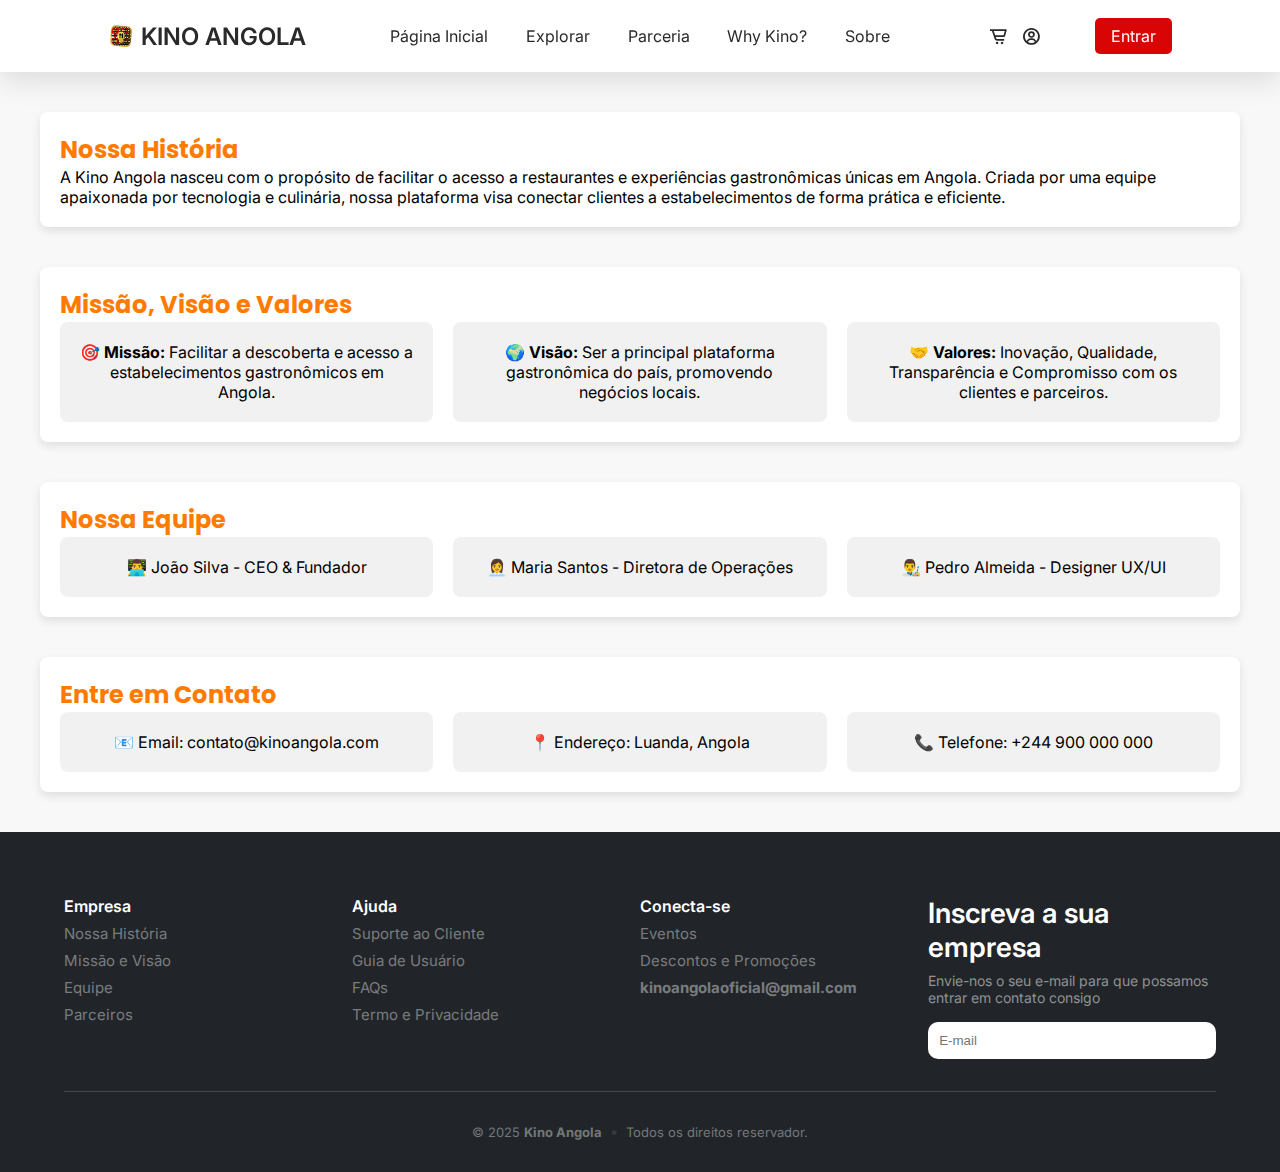
<file: resources/views/about.html>
<!DOCTYPE html>
<html lang="pt-br">

<head>
    <meta charset="UTF-8">
    <meta name="viewport" content="width=device-width, initial-scale=1.0">
    <title>Kino Angola</title>


    <!--==================================== LINKS ====================================-->
    <!-- FAVICON -->
    <link rel="shortcut icon" href="../../public/assets/images/logomarca/Kino Logo (1).png" type="image/x-icon">

    <!-- LOCAL CSS LINKS -->
    <link rel="stylesheet" href="../../public/assets/css/partners.css">
    <!-- BOXICONS -->
    <link href='https://unpkg.com/boxicons@2.1.4/css/boxicons.min.css' rel='stylesheet'>
    <!-- SWIPER CSS -->
    <link rel="stylesheet" href="https://cdn.jsdelivr.net/npm/swiper@11/swiper-bundle.min.css" />

    <!-- Demo styles -->
    <style>
       section {
            max-width: 1200px;
            margin: 40px auto;
            padding: 20px;
            background: white;
            border-radius: 8px;
            box-shadow: 0px 4px 10px rgba(0, 0, 0, 0.1);
        }
        h2 {
            color: #ff7b00;
        }
        .info, .values, .team, .contact {
            display: flex;
            flex-wrap: wrap;
            gap: 20px;
        }
        .info-item, .value-item, .team-member, .contact-item {
            flex: 1 1 300px;
            padding: 20px;
            background: #f1f1f1;
            border-radius: 8px;
            text-align: center;
        }
    </style>


</head>

<body>
    <!--==================================== CABEÇALHO ==================================== -->
    <header class="cabecalho">
        <a href="/" class="logo-link">
            <img src="../../public/assets/images/logomarca/Kino Logo (1).png" width="40" height="40" alt="Kino Angola Logo">
            Kino Angola
        </a>
        <nav class="navbar">
            <ul class="nav-list">
                <li class="nav-item">
                    <a href="../../index.html" class="nav-link">Página Inicial</a>
                </li>
                <li class="nav-item">
                    <a href="explorar.html" class="nav-link">Explorar</a>
                </li>
                <li class="nav-item">
                    <a href="partners.html" class="nav-link">Parceria</a>
                </li>
                <li class="nav-item">
                    <a href="whykino.html" class="nav-link">Why Kino?</a>
                </li>
                <li class="nav-item">
                    <a href="about.html" class="nav-link">Sobre</a>
                </li>
            </ul>
        </nav>
        <div class="extras">
            <a href="#" class="link-extra"><i class='bx bx-cart-alt'></i></a>
            <a href="profile.html" class="link-extra"><i class='bx bx-user-circle'></i></a>
            <a href="sign.html" class="link-extra link-login">Entrar</a>
        </div>
    </header>




<main>
    <section>
        <h2>Nossa História</h2>
        <p>A Kino Angola nasceu com o propósito de facilitar o acesso a restaurantes e experiências gastronômicas únicas em Angola. Criada por uma equipe apaixonada por tecnologia e culinária, nossa plataforma visa conectar clientes a estabelecimentos de forma prática e eficiente.</p>
    </section>
    
    <section>
        <h2>Missão, Visão e Valores</h2>
        <div class="values">
            <div class="value-item">🎯 <strong>Missão:</strong> Facilitar a descoberta e acesso a estabelecimentos gastronômicos em Angola.</div>
            <div class="value-item">🌍 <strong>Visão:</strong> Ser a principal plataforma gastronômica do país, promovendo negócios locais.</div>
            <div class="value-item">🤝 <strong>Valores:</strong> Inovação, Qualidade, Transparência e Compromisso com os clientes e parceiros.</div>
        </div>
    </section>
    
    <section>
        <h2>Nossa Equipe</h2>
        <div class="team">
            <div class="team-member">👨‍💻 João Silva - CEO & Fundador</div>
            <div class="team-member">👩‍💼 Maria Santos - Diretora de Operações</div>
            <div class="team-member">👨‍🎨 Pedro Almeida - Designer UX/UI</div>
        </div>
    </section>
    
    <section>
        <h2>Entre em Contato</h2>
        <div class="contact">
            <div class="contact-item">📧 Email: contato@kinoangola.com</div>
            <div class="contact-item">📍 Endereço: Luanda, Angola</div>
            <div class="contact-item">📞 Telefone: +244 900 000 000</div>
        </div>
    </section>
</main>








        <!--==================================== RODAPÉ ==================================== -->
        <footer>
            <div class="content">
                <div class="sessao">
                    <a href="#" class="title">Empresa</a>
                    <div class="desc">
                        <a href="#">Nossa História</a>
                        <a href="#">Missão e Visão</a>
                        <a href="#">Equipe</a>
                        <a href="#">Parceiros</a>
                    </div>
                </div>
                <div class="sessao">
                    <a href="#" class="title">Ajuda</a>
                    <div class="desc">
                        <a href="#">Suporte ao Cliente</a>
                        <a href="#">Guia de Usuário</a>
                        <a href="#">FAQs</a>
                        <a href="#">Termo e Privacidade</a>
                    </div>
                </div>
                <div class="sessao">
                    <a href="#" class="title">Conecta-se</a>
                    <div class="desc">
                        <a href="#">Eventos</a>
                        <a href="#">Descontos e Promoções</a>
                        <a href="#"><strong>kinoangolaoficial@gmail.com</strong></a>
                        <div class="social-links">
                            
                        </div>
                    </div>
                </div>
                <div class="newslatter">
                    <h3 class="title">Inscreva a sua empresa</h3>
                    <div class="desc">
                        <p>Envie-nos o seu e-mail para que possamos entrar em contato consigo</p>
                        <form action="#">
                            <input type="email" required placeholder="E-mail">
                        </form>
                    </div>
                </div>
            </div>
            <div class="separador"></div>
            <p class="copy">&copy; 2025 <strong>Kino Angola</strong> ▪️ Todos os direitos reservador.</p>
        </footer>
    
        <!--==================================== SCRIPTS ==================================== -->
        <!-- Swiper JS -->
        <script src="https://cdn.jsdelivr.net/npm/swiper@11/swiper-bundle.min.js"></script>
    
    
        <!-- LOCAL JS -->
        <script src="../../public/assets/js/scripts.js"></script>
    </body>
    
    </html>
</file>
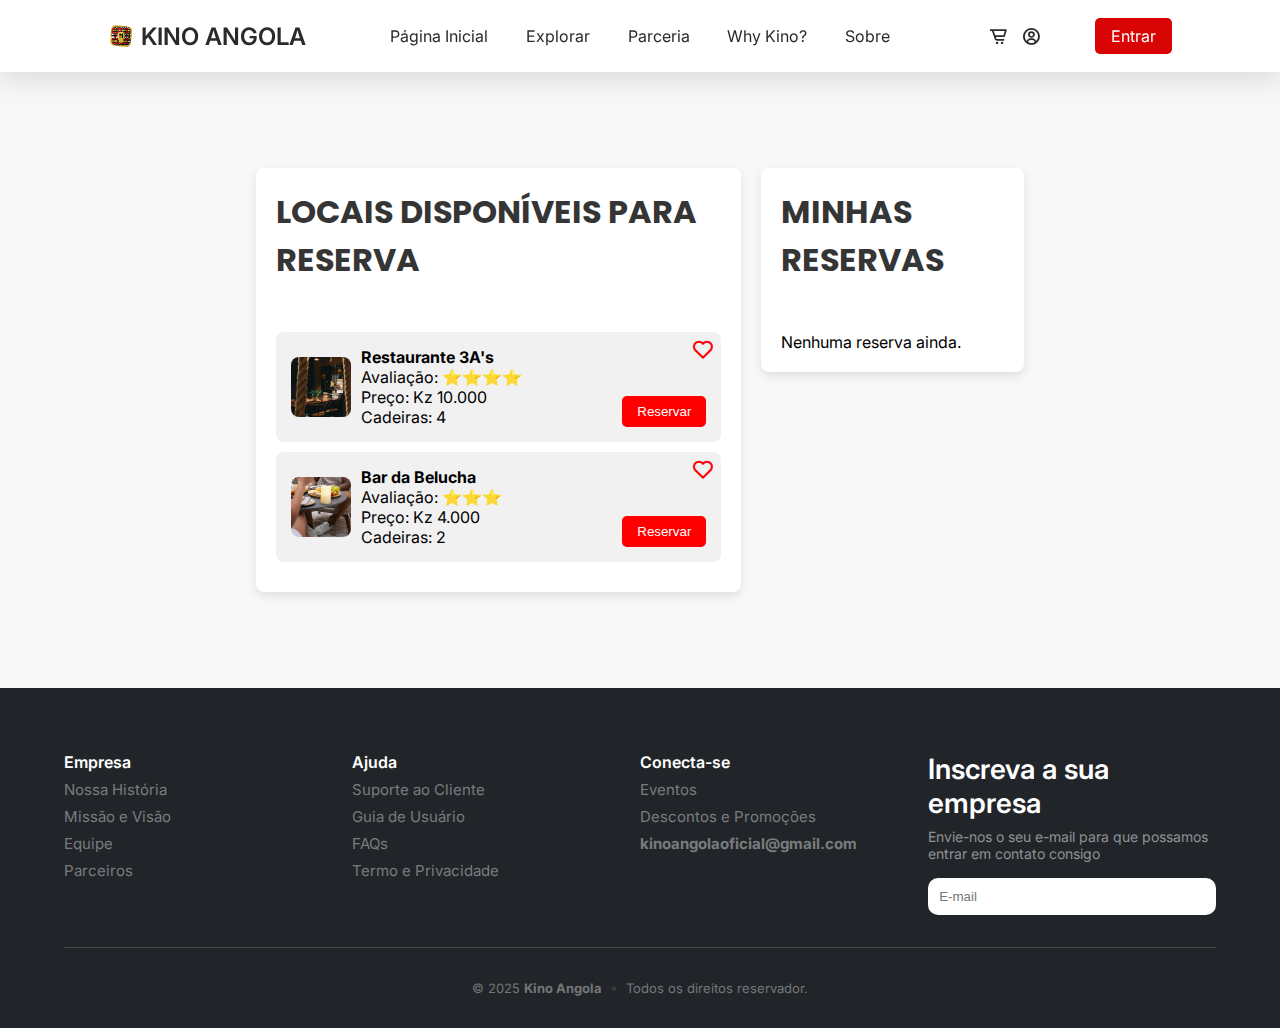
<file: resources/views/booking.html>
<!DOCTYPE html>
<html lang="pt-br">

<head>
    <meta charset="UTF-8">
    <meta name="viewport" content="width=device-width, initial-scale=1.0">
    <title>Kino Angola</title>


    <!--==================================== LINKS ====================================-->
    <!-- FAVICON -->
    <link rel="shortcut icon" href="../../public/assets/images/logomarca/Kino Logo (1).png" type="image/x-icon">

    <!-- LOCAL CSS LINKS -->
    <link rel="stylesheet" href="../../public/assets/css/booking.css">
    <!-- BOXICONS -->
    <link href='https://unpkg.com/boxicons@2.1.4/css/boxicons.min.css' rel='stylesheet'>
    <!-- SWIPER CSS -->
    <link rel="stylesheet" href="https://cdn.jsdelivr.net/npm/swiper@11/swiper-bundle.min.css" />

    <!-- Demo styles -->
    <style>
       .container {
            margin: auto;
            display: flex;
            align-items: baseline;
            gap: 20px;
            width: 90%;
        }
        .reservas {
            flex: 2;
            background: #fff;
            padding: 20px;
            border-radius: 8px;
            box-shadow: 0px 4px 10px rgba(0, 0, 0, 0.1);
        }
        .reserva-item {
            position: relative;
            display: flex;
            justify-content: space-between;
            align-items: center;
            background: #f1f1f1;
            padding: 15px;
            border-radius: 8px;
            margin-bottom: 10px;
        }
        .reserva-item img {
            width: 60px;
            border-radius: 8px;
        }
        .reserva-item div {
            flex: 1;
            padding-left: 10px;
        }
        .reserva-item p {
            margin: 0;
        }
        .reserva-item button {
            align-self: flex-end;
            background: red;
            border: none;
            color: white;
            padding: 8px 15px;
            border-radius: 5px;
            cursor: pointer;
        }
        .favorito i{
            position: absolute;
            right: 6px;
            top: 6px;
            color: red;
            font-size: 1.5rem;
            cursor: pointer;
            transition: .4s;
        }

        .favorito i:hover{
            scale: 1.02;
        }
        .resumo-reservas {
            flex: 1;
            background: #fff;
            padding: 20px;
            border-radius: 8px;
            box-shadow: 0px 4px 10px rgba(0, 0, 0, 0.1);
        }
        .resumo-reservas h3 {
            font-size: 2rem;
            margin-bottom: 1rem;
        }
       
    </style>


</head>

<body>
    <!--==================================== CABEÇALHO ==================================== -->
    <header class="cabecalho">
        <a href="/" class="logo-link">
            <img src="../../public/assets/images/logomarca/Kino Logo (1).png" width="40" height="40" alt="Kino Angola Logo">
            Kino Angola
        </a>
        <nav class="navbar">
            <ul class="nav-list">
                <li class="nav-item">
                    <a href="../../index.html" class="nav-link">Página Inicial</a>
                </li>
                <li class="nav-item">
                    <a href="explorar.html" class="nav-link">Explorar</a>
                </li>
                <li class="nav-item">
                    <a href="partners.html" class="nav-link">Parceria</a>
                </li>
                <li class="nav-item">
                    <a href="whykino.html" class="nav-link">Why Kino?</a>
                </li>
                <li class="nav-item">
                    <a href="about.html" class="nav-link">Sobre</a>
                </li>
            </ul>
        </nav>
        <div class="extras">
            <a href="cart.html" class="link-extra"><i class='bx bx-cart-alt'></i></a>
            <a href="profile.html" class="link-extra"><i class='bx bx-user-circle'></i></a>
            <a href="sign.html" class="link-extra link-login">Entrar</a>
        </div>
    </header>





<main>
    <div class="container">
        <div class="reservas">
            <h2>Locais Disponíveis para Reserva</h2>
            <div class="reserva-item">
                <img src="../../public/assets/images/qd (11).png" alt="Restaurante A">
                <div>
                    <p><strong>Restaurante 3A's</strong></p>
                    <p>Avaliação: ⭐⭐⭐⭐</p>
                    <p>Preço: Kz 10.000</p>
                    <p>Cadeiras: 4</p>
                </div>
                <button>Reservar</button>
                <span class="favorito"><i class='bx bx-heart' ></i></span>
            </div>
            <div class="reserva-item">
                <img src="../../public/assets/images/qd (20).png" alt="Bar B">
                <div>
                    <p><strong>Bar da Belucha</strong></p>
                    <p>Avaliação: ⭐⭐⭐</p>
                    <p>Preço: Kz 4.000</p>
                    <p>Cadeiras: 2</p>
                </div>
                <button>Reservar</button>
                <span class="favorito"><i class='bx bx-heart' ></i></span>
            </div>
        </div>
        <div class="resumo-reservas">
            <h2>Minhas Reservas</h2>
            <p>Nenhuma reserva ainda.</p>
        </div>
    </div>
    
</main>








        <!--==================================== RODAPÉ ==================================== -->
        <footer>
            <div class="content">
                <div class="sessao">
                    <a href="#" class="title">Empresa</a>
                    <div class="desc">
                        <a href="#">Nossa História</a>
                        <a href="#">Missão e Visão</a>
                        <a href="#">Equipe</a>
                        <a href="#">Parceiros</a>
                    </div>
                </div>
                <div class="sessao">
                    <a href="#" class="title">Ajuda</a>
                    <div class="desc">
                        <a href="#">Suporte ao Cliente</a>
                        <a href="#">Guia de Usuário</a>
                        <a href="#">FAQs</a>
                        <a href="#">Termo e Privacidade</a>
                    </div>
                </div>
                <div class="sessao">
                    <a href="#" class="title">Conecta-se</a>
                    <div class="desc">
                        <a href="#">Eventos</a>
                        <a href="#">Descontos e Promoções</a>
                        <a href="#"><strong>kinoangolaoficial@gmail.com</strong></a>
                        <div class="social-links">
                            
                        </div>
                    </div>
                </div>
                <div class="newslatter">
                    <h3 class="title">Inscreva a sua empresa</h3>
                    <div class="desc">
                        <p>Envie-nos o seu e-mail para que possamos entrar em contato consigo</p>
                        <form action="#">
                            <input type="email" required placeholder="E-mail">
                        </form>
                    </div>
                </div>
            </div>
            <div class="separador"></div>
            <p class="copy">&copy; 2025 <strong>Kino Angola</strong> ▪️ Todos os direitos reservador.</p>
        </footer>
    
        <!--==================================== SCRIPTS ==================================== -->
        <!-- Swiper JS -->
        <script src="https://cdn.jsdelivr.net/npm/swiper@11/swiper-bundle.min.js"></script>
    
    
        <!-- LOCAL JS -->
        <script src="../../public/assets/js/scripts.js"></script>
    </body>
    
    </html>
</file>
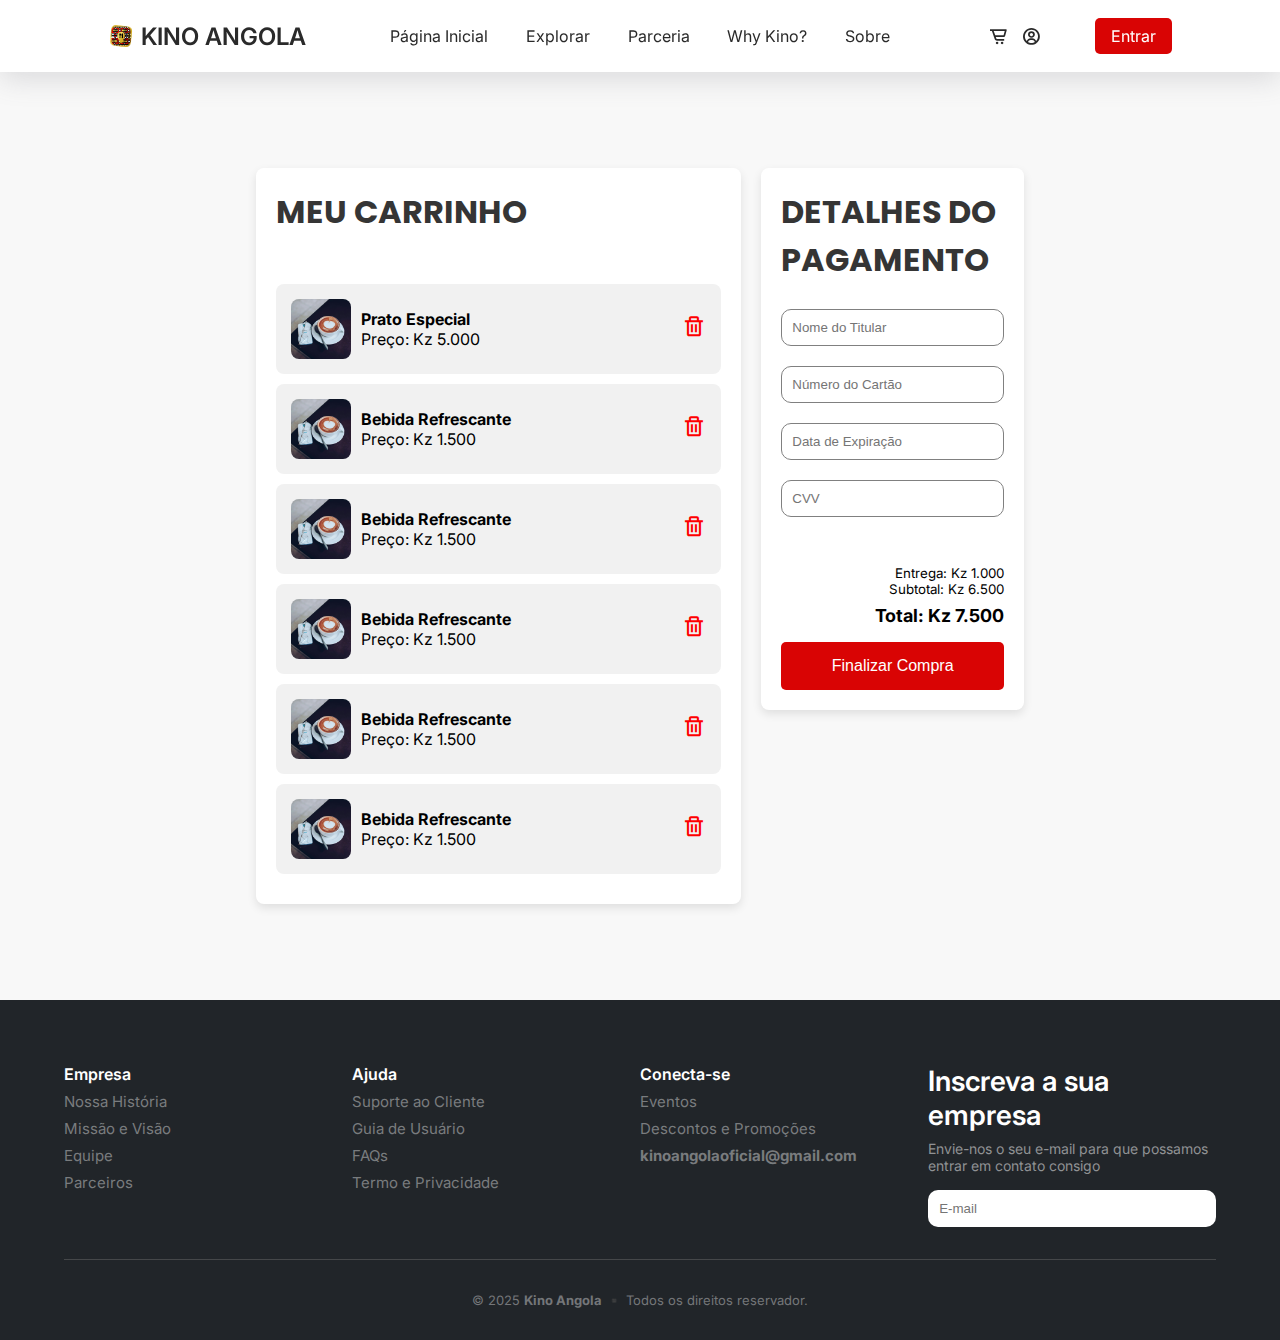
<file: resources/views/cart.html>
<!DOCTYPE html>
<html lang="pt-br">

<head>
    <meta charset="UTF-8">
    <meta name="viewport" content="width=device-width, initial-scale=1.0">
    <title>Kino Angola</title>


    <!--==================================== LINKS ====================================-->
    <!-- FAVICON -->
    <link rel="shortcut icon" href="../../public/assets/images/logomarca/Kino Logo (1).png" type="image/x-icon">

    <!-- LOCAL CSS LINKS -->
    <link rel="stylesheet" href="../../public/assets/css/cart.css">
    <!-- BOXICONS -->
    <link href='https://unpkg.com/boxicons@2.1.4/css/boxicons.min.css' rel='stylesheet'>
    <!-- SWIPER CSS -->
    <link rel="stylesheet" href="https://cdn.jsdelivr.net/npm/swiper@11/swiper-bundle.min.css" />

    <!-- Demo styles -->
    <style>
        .container {
            margin: auto;
            display: flex;
            align-items: baseline;
            gap: 20px;
            width: 90%;
        }

        .cart {
            flex: 2;
            background: #fff;
            padding: 20px;
            border-radius: 8px;
            box-shadow: 0px 4px 10px rgba(0, 0, 0, 0.1);
        }

        .cart-item {
            display: flex;
            justify-content: space-between;
            align-items: center;
            background: #f1f1f1;
            padding: 15px;
            border-radius: 8px;
            margin-bottom: 10px;
        }

        .cart-item img {
            width: 60px;
            border-radius: 8px;
        }

        .cart-item div {
            flex: 1;
            padding-left: 10px;
        }

        .cart-item p {
            margin: 0;
        }

        .cart-item button {
            background: none;
            border: none;
            color: red;
            font-size: 1.5rem;
            cursor: pointer;
        }

        .checkout {
            flex: 1;
            background: #fff;
            padding: 20px;
            border-radius: 8px;
            box-shadow: 0px 4px 10px rgba(0, 0, 0, 0.1);
        }

        .checkout h3 {
            font-size: 2rem;
            margin-bottom: 1rem;
        }

        .checkout input {
            width: 100%;
            padding: 10px;
            margin: 10px 0;
            border: solid gray 1px;
            border-radius: 10px;
        }

        .checkout .cvv {
            margin-bottom: 3rem;
        }

        .checkout p{
            text-align: right;
            font-size: smaller;
        }

        .checkout .total-price {
            margin-top: .5rem;
            font-size: large;
        }

        .checkout button {
            width: 100%;
            padding: 15px;
            background: #D90404;
            border: none;
            color: white;
            font-size: 16px;
            border-radius: 5px;
            cursor: pointer;
            margin-top: 1rem;
        }
    </style>


</head>

<body>
    <!--==================================== CABEÇALHO ==================================== -->
    <header class="cabecalho">
        <a href="/" class="logo-link">
            <img src="../../public/assets/images/logomarca/Kino Logo (1).png" width="40" height="40"
                alt="Kino Angola Logo">
            Kino Angola
        </a>
        <nav class="navbar">
            <ul class="nav-list">
                <li class="nav-item">
                    <a href="../../index.html" class="nav-link">Página Inicial</a>
                </li>
                <li class="nav-item">
                    <a href="explorar.html" class="nav-link">Explorar</a>
                </li>
                <li class="nav-item">
                    <a href="partners.html" class="nav-link">Parceria</a>
                </li>
                <li class="nav-item">
                    <a href="whykino.html" class="nav-link">Why Kino?</a>
                </li>
                <li class="nav-item">
                    <a href="about.html" class="nav-link">Sobre</a>
                </li>
            </ul>
        </nav>
        <div class="extras">
            <a href="cart.html" class="link-extra"><i class='bx bx-cart-alt'></i></a>
            <a href="profile.html" class="link-extra"><i class='bx bx-user-circle'></i></a>
            <a href="sign.html" class="link-extra link-login">Entrar</a>
        </div>
    </header>




    <main>
        <div class="container">
            <div class="cart">
                <h2>Meu Carrinho</h2>
                <div class="cart-item">
                    <img src="../../public/assets/images/qd (15).png" alt="Comida 1">
                    <div>
                        <p><strong>Prato Especial</strong></p>
                        <p>Preço: Kz 5.000</p>
                    </div>
                    <button><i class='bx bx-trash'></i></button>
                </div>
                <div class="cart-item">
                    <img src="../../public/assets/images/qd (15).png" alt="Comida 2">
                    <div>
                        <p><strong>Bebida Refrescante</strong></p>
                        <p>Preço: Kz 1.500</p>
                    </div>
                    <button><i class='bx bx-trash'></i></button>
                </div>
                <div class="cart-item">
                    <img src="../../public/assets/images/qd (15).png" alt="Comida 2">
                    <div>
                        <p><strong>Bebida Refrescante</strong></p>
                        <p>Preço: Kz 1.500</p>
                    </div>
                    <button><i class='bx bx-trash'></i></button>
                </div>
                <div class="cart-item">
                    <img src="../../public/assets/images/qd (15).png" alt="Comida 2">
                    <div>
                        <p><strong>Bebida Refrescante</strong></p>
                        <p>Preço: Kz 1.500</p>
                    </div>
                    <button><i class='bx bx-trash'></i></button>
                </div>
                <div class="cart-item">
                    <img src="../../public/assets/images/qd (15).png" alt="Comida 2">
                    <div>
                        <p><strong>Bebida Refrescante</strong></p>
                        <p>Preço: Kz 1.500</p>
                    </div>
                    <button><i class='bx bx-trash'></i></button>
                </div>
                <div class="cart-item">
                    <img src="../../public/assets/images/qd (15).png" alt="Comida 2">
                    <div>
                        <p><strong>Bebida Refrescante</strong></p>
                        <p>Preço: Kz 1.500</p>
                    </div>
                    <button><i class='bx bx-trash'></i></button>
                </div>
            </div>
            <div class="checkout">
                <h2 style="margin-bottom: 15px;">Detalhes do Pagamento</h2>
                <input type="text" placeholder="Nome do Titular">
                <input type="text" placeholder="Número do Cartão">
                <input type="text" placeholder="Data de Expiração">
                <input type="text" placeholder="CVV" class="cvv">
                <p>Entrega: Kz 1.000</p>
                <p class="sub-price">Subtotal: Kz 6.500</p>
                <p class="total-price"><strong>Total: Kz 7.500</strong></p>
                <button>Finalizar Compra</button>
            </div>
        </div>
    </main>








    <!--==================================== RODAPÉ ==================================== -->
    <footer>
        <div class="content">
            <div class="sessao">
                <a href="#" class="title">Empresa</a>
                <div class="desc">
                    <a href="#">Nossa História</a>
                    <a href="#">Missão e Visão</a>
                    <a href="#">Equipe</a>
                    <a href="#">Parceiros</a>
                </div>
            </div>
            <div class="sessao">
                <a href="#" class="title">Ajuda</a>
                <div class="desc">
                    <a href="#">Suporte ao Cliente</a>
                    <a href="#">Guia de Usuário</a>
                    <a href="#">FAQs</a>
                    <a href="#">Termo e Privacidade</a>
                </div>
            </div>
            <div class="sessao">
                <a href="#" class="title">Conecta-se</a>
                <div class="desc">
                    <a href="#">Eventos</a>
                    <a href="#">Descontos e Promoções</a>
                    <a href="#"><strong>kinoangolaoficial@gmail.com</strong></a>
                    <div class="social-links">

                    </div>
                </div>
            </div>
            <div class="newslatter">
                <h3 class="title">Inscreva a sua empresa</h3>
                <div class="desc">
                    <p>Envie-nos o seu e-mail para que possamos entrar em contato consigo</p>
                    <form action="#">
                        <input type="email" required placeholder="E-mail">
                    </form>
                </div>
            </div>
        </div>
        <div class="separador"></div>
        <p class="copy">&copy; 2025 <strong>Kino Angola</strong> ▪️ Todos os direitos reservador.</p>
    </footer>

    <!--==================================== SCRIPTS ==================================== -->
    <!-- Swiper JS -->
    <script src="https://cdn.jsdelivr.net/npm/swiper@11/swiper-bundle.min.js"></script>


    <!-- LOCAL JS -->
    <script src="../../public/assets/js/scripts.js"></script>
</body>

</html>
</file>
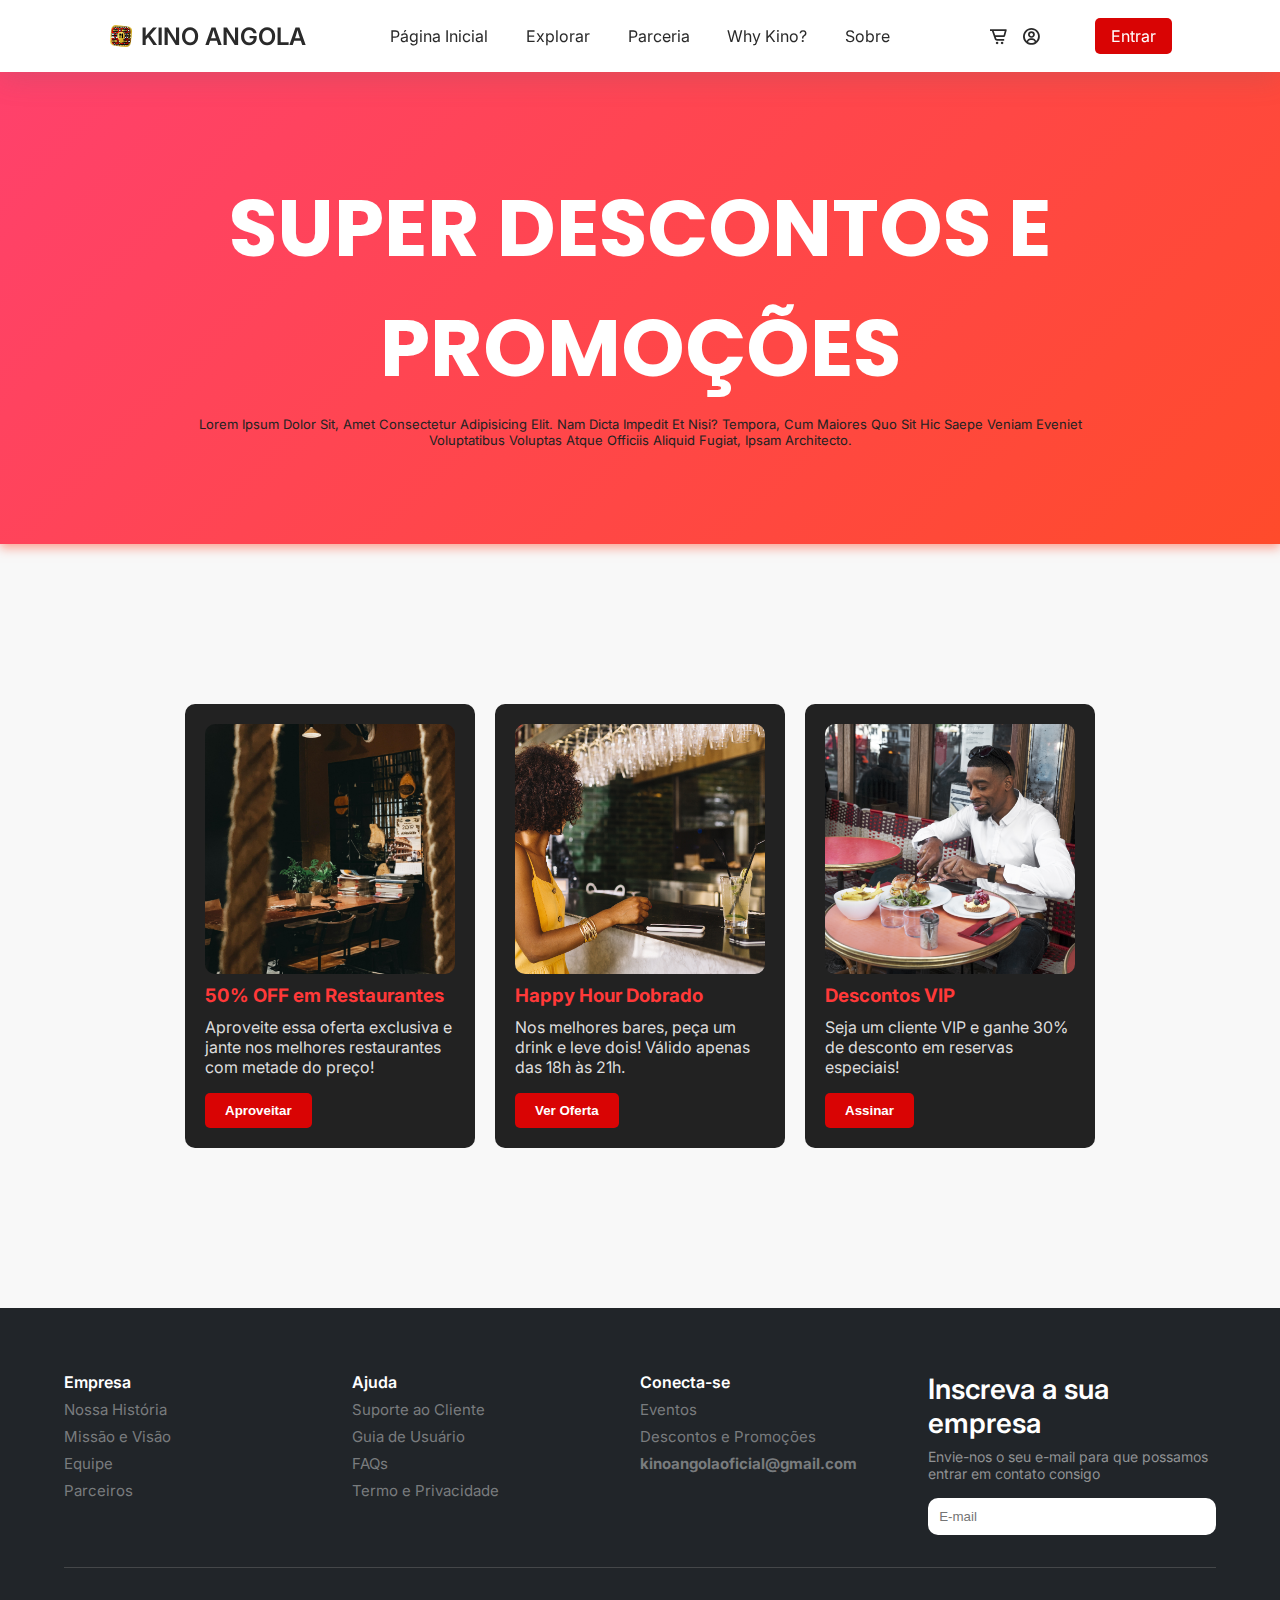
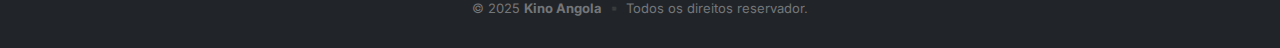
<file: resources/views/discounts.html>
<!DOCTYPE html>
<html lang="pt-br">

<head>
    <meta charset="UTF-8">
    <meta name="viewport" content="width=device-width, initial-scale=1.0">
    <title>Kino Angola</title>


    <!--==================================== LINKS ====================================-->
    <!-- FAVICON -->
    <link rel="shortcut icon" href="../../public/assets/images/logomarca/Kino Logo (1).png" type="image/x-icon">

    <!-- LOCAL CSS LINKS -->
    <link rel="stylesheet" href="../../public/assets/css/discounts.css">
    <!-- BOXICONS -->
    <link href='https://unpkg.com/boxicons@2.1.4/css/boxicons.min.css' rel='stylesheet'>
    <!-- SWIPER CSS -->
    <link rel="stylesheet" href="https://cdn.jsdelivr.net/npm/swiper@11/swiper-bundle.min.css" />

    <!-- Demo styles -->
    <style>
        .banner {
            margin: auto;
            display: grid;
            grid-template-columns: repeat(1, 900px);
            place-items: center;
            justify-content: center;
            text-align: center;
            gap: .5rem;
            background: linear-gradient(135deg, #ff416c, #ff4b2b);
            padding: 6rem 2rem;
            text-transform: uppercase;
            font-size: 2rem;
            font-weight: bold;
            box-shadow: 0px 4px 10px rgba(255, 75, 43, 0.5);
        }


        .banner h2{
            font-size: 5rem;
            color: #fff;
        }

        .banner .descri{
            font-weight: lighter;
            text-transform: capitalize;
            color: #222;
            font-size: small;
        }

        .promo-container {
            display: flex;
            flex-wrap: wrap;
            justify-content: center;
            gap: 20px;
            padding: 10rem 2rem;
        }

        .promo-card {
            background: #222;
            padding: 20px;
            border-radius: 10px;
            box-shadow: 0px 4px 10px rgba(255, 255, 255, 0.2);
            width: 290px;
            transition: transform 0.3s;
        }

        .promo-card:hover {
            transform: scale(1.05);
        }

        .promo-card img {
            display: flex;

            width: 100%;
            border-radius: 10px;
        }

        .promo-card h3 {
            margin: 10px 0;
            color: #ff3939;
        }

        .promo-card p {
            font-size: 1rem;
            color: #ddd;
        }

        .btn {
            background: #D90404;
            color: white;
            border: none;
            padding: 10px 20px;
            margin-top: 1rem;
            cursor: pointer;
            border-radius: 5px;
            font-weight: bold;
            align-self: flex-end;
        }

        .btn:hover {
            background: #c70000;
        }
    </style>


</head>

<body>
    <!--==================================== CABEÇALHO ==================================== -->
    <header class="cabecalho">
        <div class="mobile-menu">
            <div class="line1"></div>
            <div class="line2"></div>
            <div class="line3"></div>
        </div>
        <a href="../../index.html" class="logo-link">
            <img src="../../public/assets/images/logomarca/Kino Logo (1).png" width="40" height="40" alt="Kino Angola Logo">
            Kino Angola
        </a>
        <nav class="navbar">
            <ul class="nav-list">
                <li class="nav-item">
                    <a href="../../index.html" class="nav-link">Página Inicial</a>
                </li>
                <li class="nav-item">
                    <a href="explorar.html" class="nav-link">Explorar</a>
                </li>
                <li class="nav-item">
                    <a href="partners.html" class="nav-link">Parceria</a>
                </li>
                <li class="nav-item">
                    <a href="whykino.html" class="nav-link">Why Kino?</a>
                </li>
                <li class="nav-item">
                    <a href="about.html" class="nav-link">Sobre</a>
                </li>
            </ul>
        </nav>
        <div class="extras">
            <a href="cart.html" class="link-extra"><i class='bx bx-cart-alt'></i></a>
            <a href="profile.html" class="link-extra"><i class='bx bx-user-circle'></i></a>
            <a href="sign.html" class="link-extra link-login">Entrar</a>
        </div>
    </header>




    <main>
        <div class="banner">
            <h2>Super Descontos e Promoções</h2>
            <p class="descri">Lorem ipsum dolor sit, amet consectetur adipisicing elit. Nam dicta impedit et nisi? Tempora, cum maiores
                quo sit hic saepe veniam eveniet voluptatibus voluptas atque officiis aliquid fugiat, ipsam architecto.
            </p>
        </div>
        <div class="promo-container">
            <div class="promo-card">
                <img src="../../public/assets/images/qd (11).png" alt="Promoção 1">
                <h3>50% OFF em Restaurantes</h3>
                <p>Aproveite essa oferta exclusiva e jante nos melhores restaurantes com metade do preço!</p>
                <button class="btn">Aproveitar</button>
            </div>
            <div class="promo-card">
                <img src="../../public/assets/images/qd (21).png" alt="Promoção 2">
                <h3>Happy Hour Dobrado</h3>
                <p>Nos melhores bares, peça um drink e leve dois! Válido apenas das 18h às 21h.</p>
                <button class="btn">Ver Oferta</button>
            </div>
            <div class="promo-card">
                <img src="../../public/assets/images/qd (22).png" alt="Promoção 3">
                <h3>Descontos VIP</h3>
                <p>Seja um cliente VIP e ganhe 30% de desconto em reservas especiais!</p>
                <button class="btn">Assinar</button>
            </div>
        </div>
    </main>








    <!--==================================== RODAPÉ ==================================== -->
    <footer>
        <div class="content">
            <div class="sessao">
                <a href="#" class="title">Empresa</a>
                <div class="desc">
                    <a href="#">Nossa História</a>
                    <a href="#">Missão e Visão</a>
                    <a href="#">Equipe</a>
                    <a href="#">Parceiros</a>
                </div>
            </div>
            <div class="sessao">
                <a href="#" class="title">Ajuda</a>
                <div class="desc">
                    <a href="#">Suporte ao Cliente</a>
                    <a href="#">Guia de Usuário</a>
                    <a href="#">FAQs</a>
                    <a href="#">Termo e Privacidade</a>
                </div>
            </div>
            <div class="sessao">
                <a href="#" class="title">Conecta-se</a>
                <div class="desc">
                    <a href="#">Eventos</a>
                    <a href="#">Descontos e Promoções</a>
                    <a href="#"><strong>kinoangolaoficial@gmail.com</strong></a>
                    <div class="social-links">

                    </div>
                </div>
            </div>
            <div class="newslatter">
                <h3 class="title">Inscreva a sua empresa</h3>
                <div class="desc">
                    <p>Envie-nos o seu e-mail para que possamos entrar em contato consigo</p>
                    <form action="#">
                        <input type="email" required placeholder="E-mail">
                    </form>
                </div>
            </div>
        </div>
        <div class="separador"></div>
        <p class="copy">&copy; 2025 <strong>Kino Angola</strong> ▪️ Todos os direitos reservador.</p>
    </footer>

    <!--==================================== SCRIPTS ==================================== -->
    <!-- Swiper JS -->
    <script src="https://cdn.jsdelivr.net/npm/swiper@11/swiper-bundle.min.js"></script>


    <!-- LOCAL JS -->
    <script src="../../public/assets/js/scripts.js"></script>
</body>

</html>
</file>
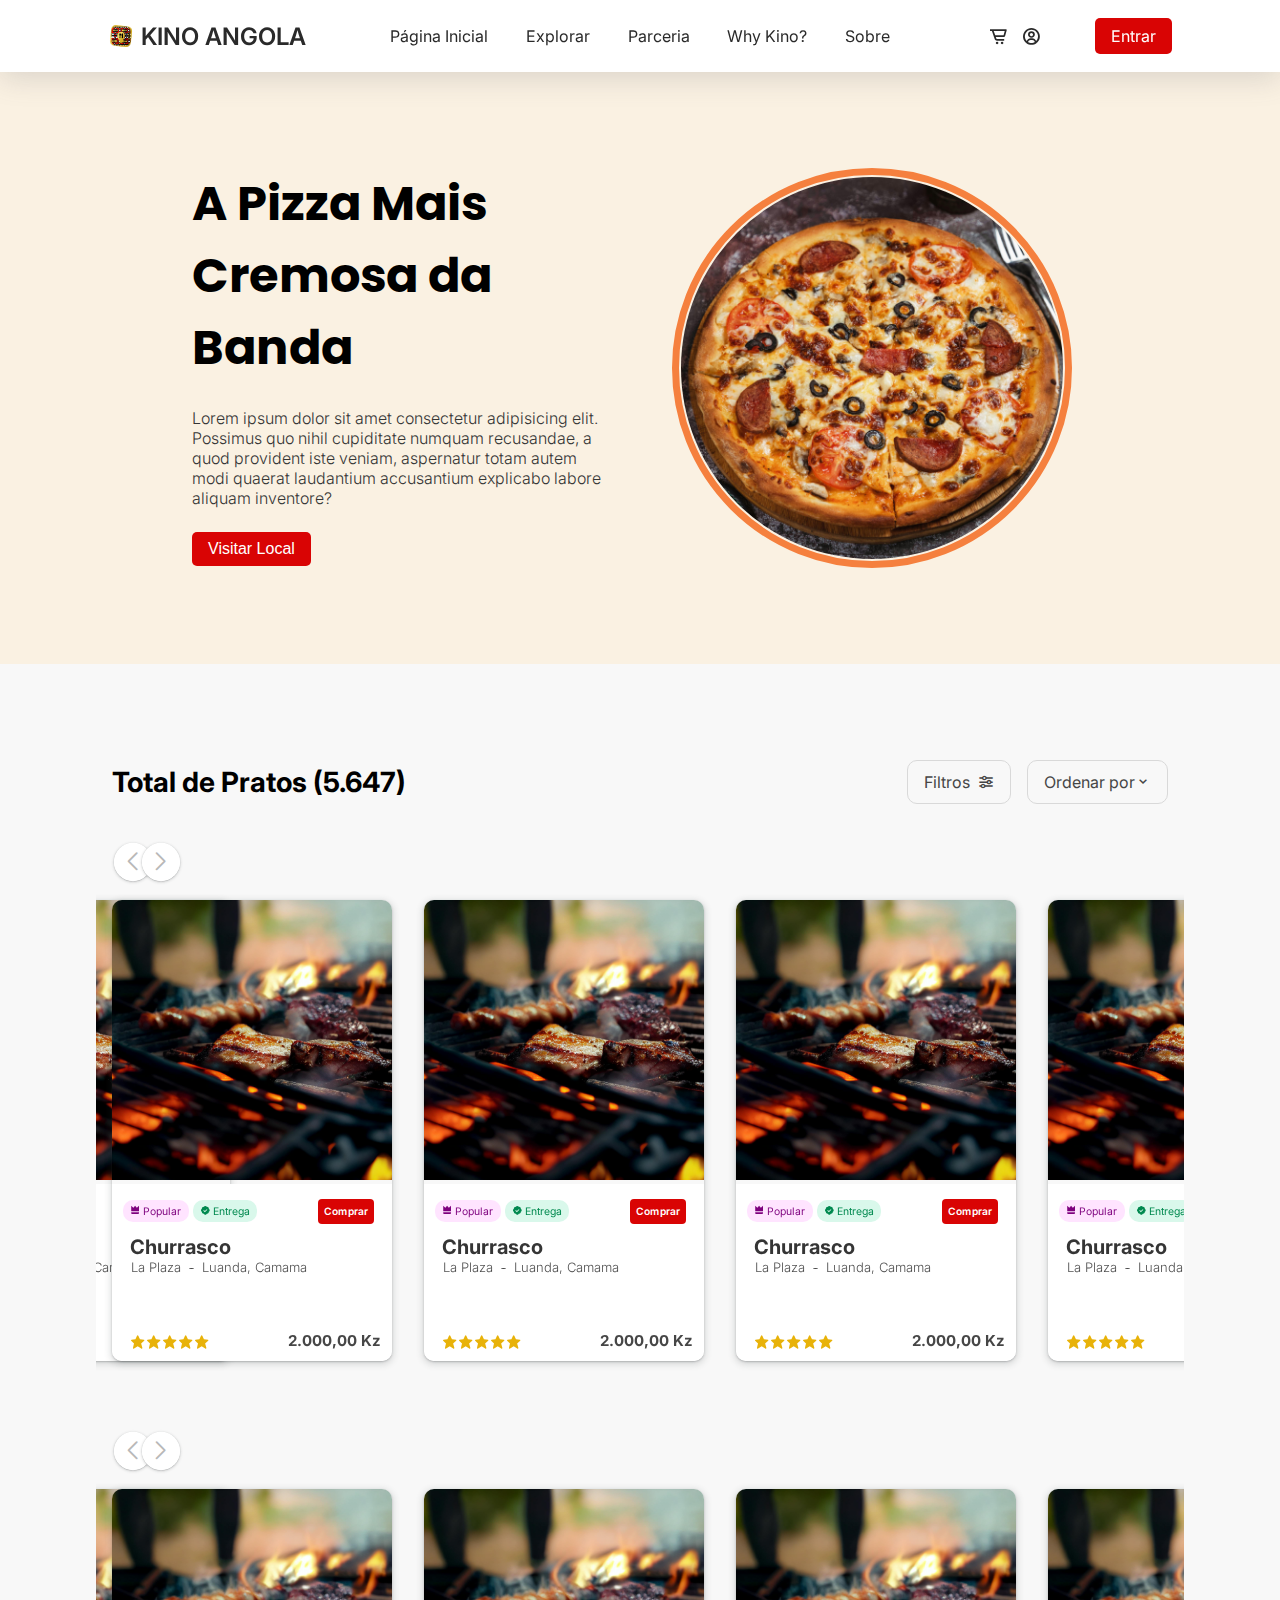
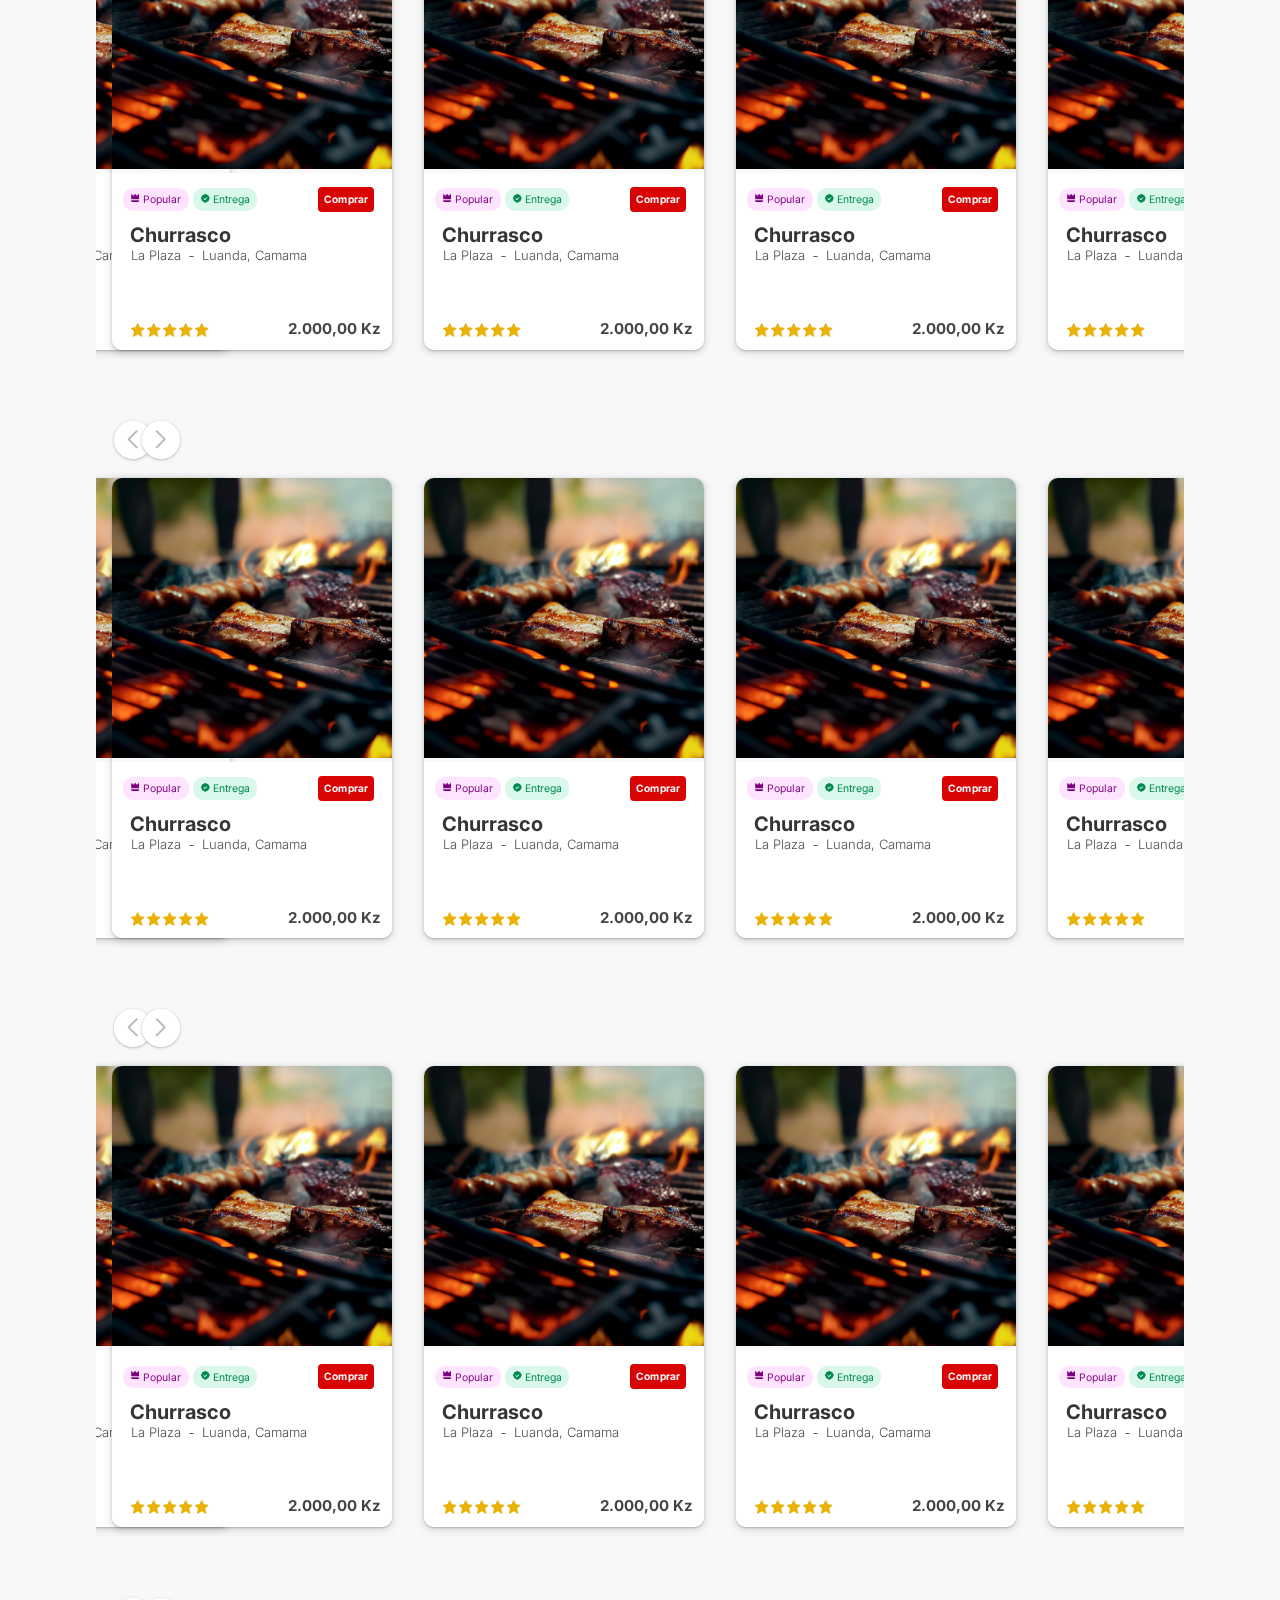
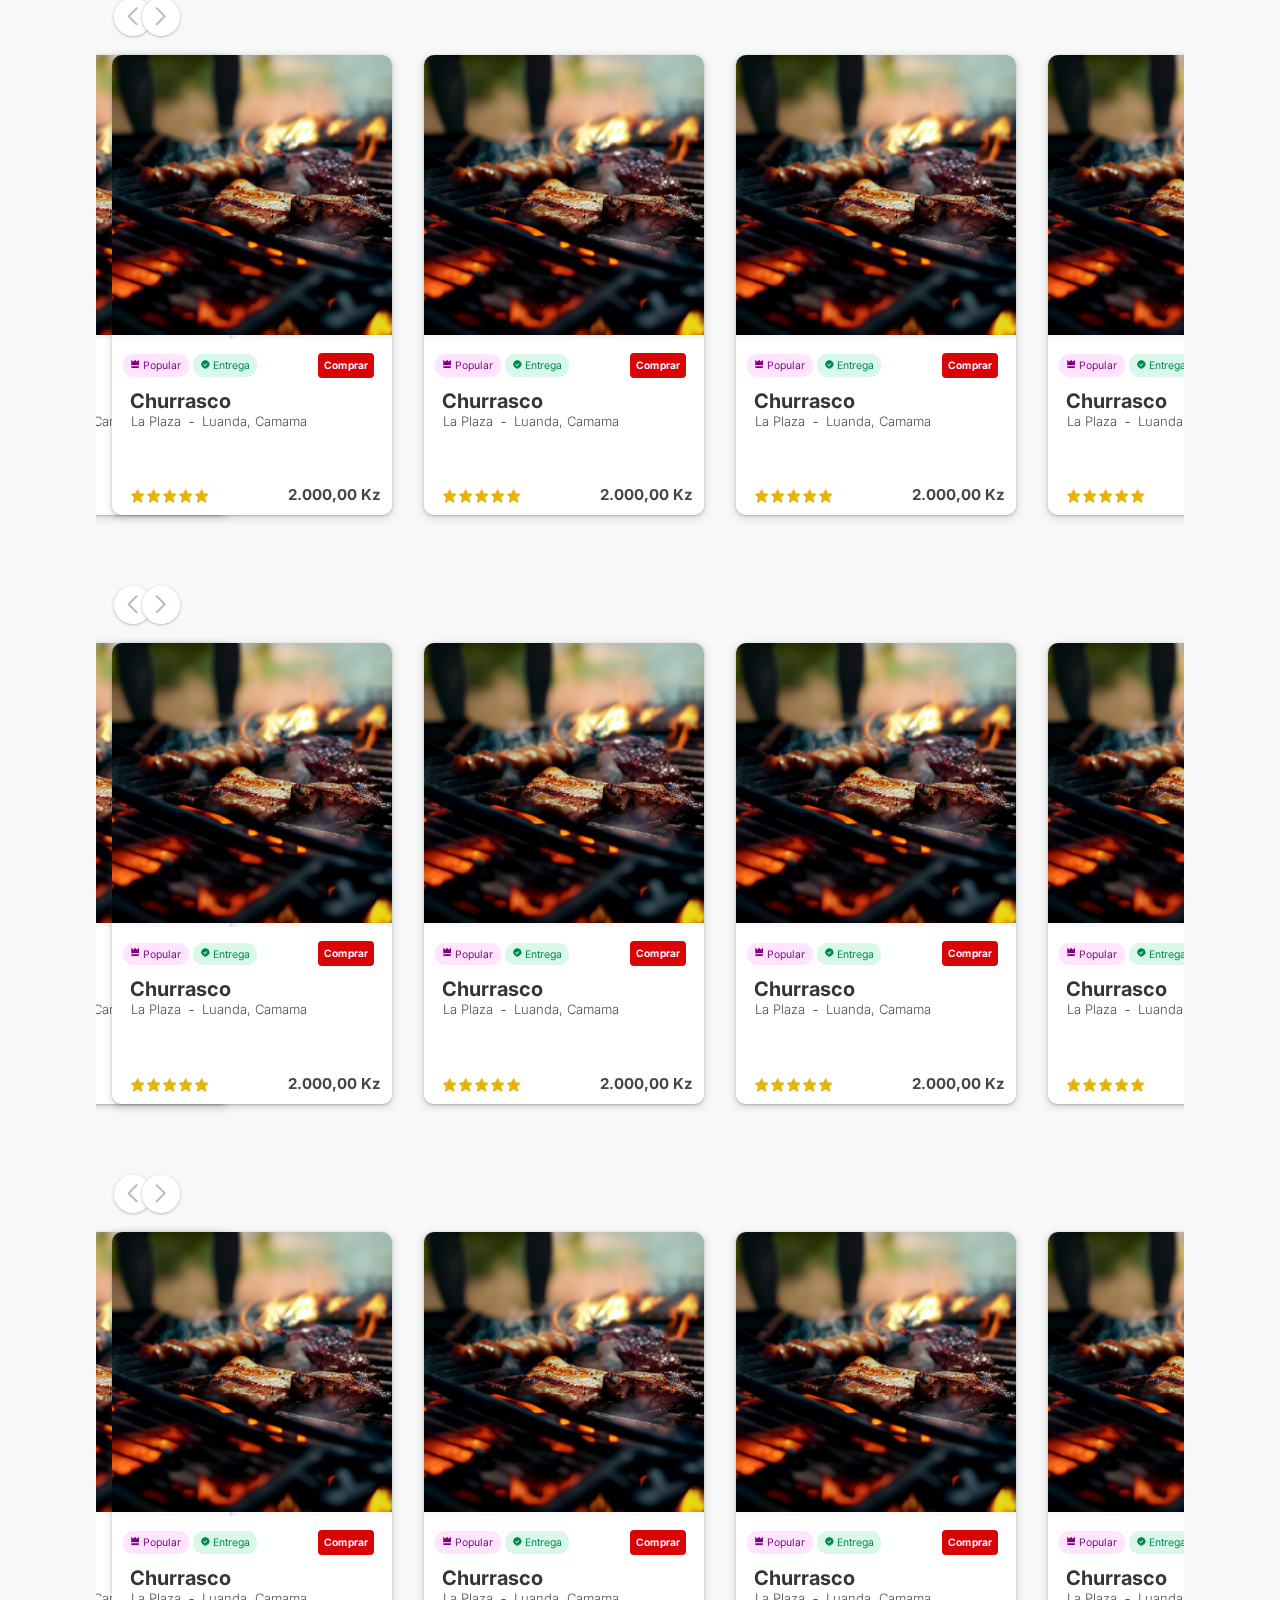
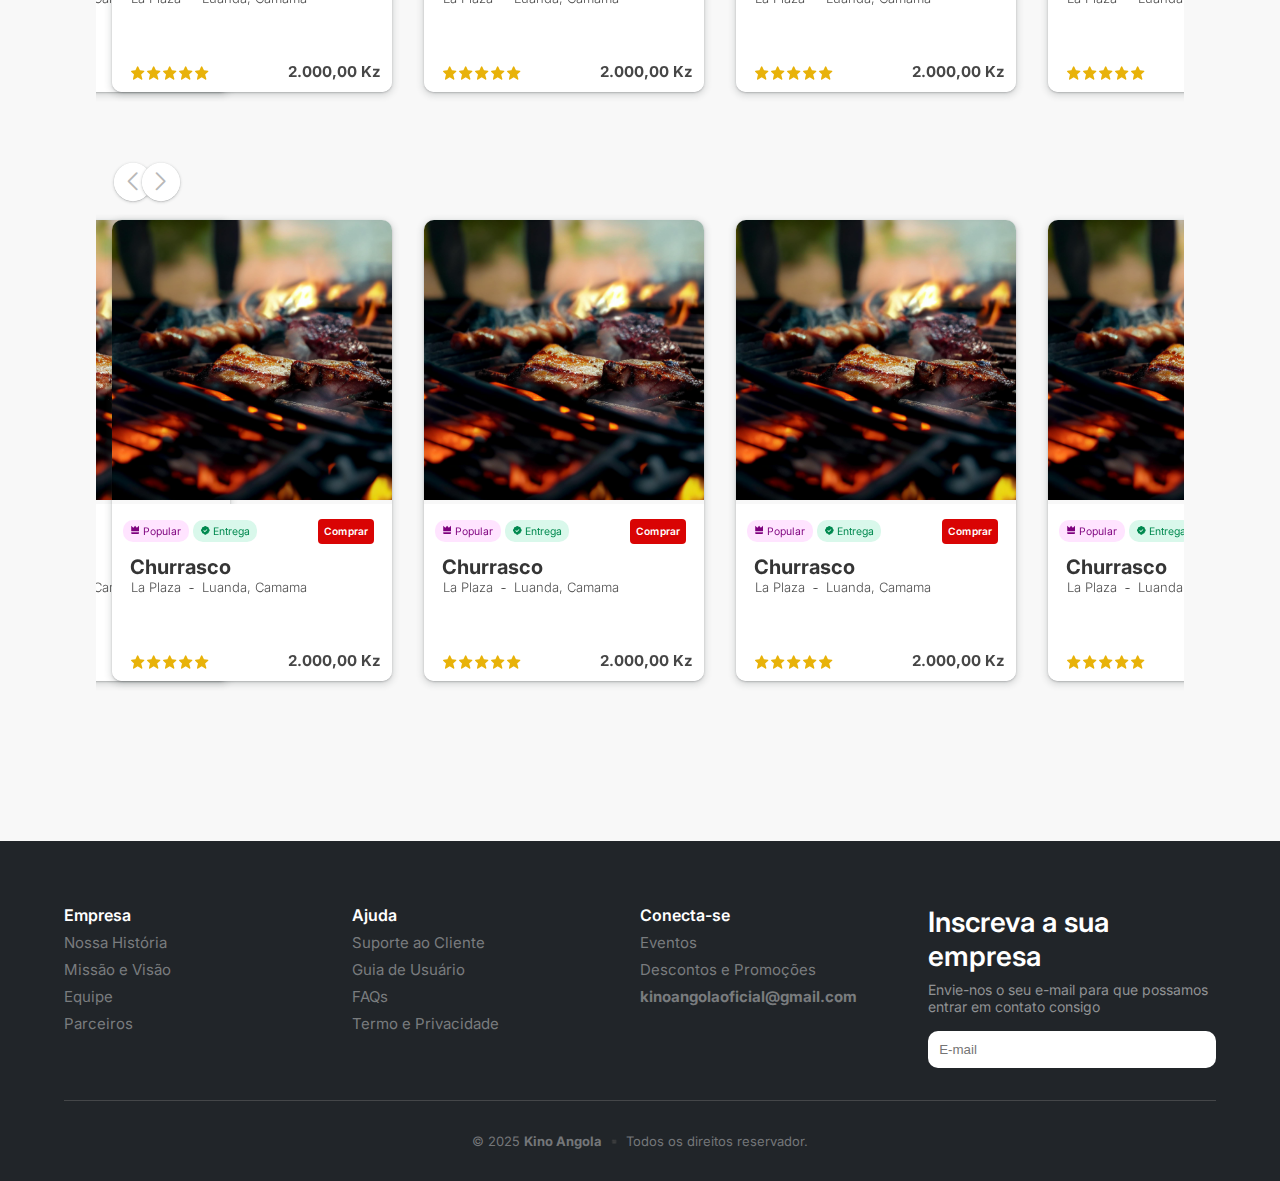
<file: resources/views/explorar.html>
<!DOCTYPE html>
<html lang="pt-br">

<head>
    <meta charset="UTF-8">
    <meta name="viewport" content="width=device-width, initial-scale=1.0">
    <title>Kino Angola</title>


    <!--==================================== LINKS ====================================-->
    <!-- FAVICON -->
    <link rel="shortcut icon" href="../../public/assets/images/logomarca/Kino Logo (1).png" type="image/x-icon">

    <!-- LOCAL CSS LINKS -->
    <link rel="stylesheet" href="../../public/assets/css/explorar.css">
    <!-- BOXICONS -->
    <link href='https://unpkg.com/boxicons@2.1.4/css/boxicons.min.css' rel='stylesheet'>
    <!-- SWIPER CSS -->
    <link rel="stylesheet" href="https://cdn.jsdelivr.net/npm/swiper@11/swiper-bundle.min.css" />

    <!-- Demo styles -->
    <style>
    </style>


</head>

<body>
    <!--==================================== CABEÇALHO ==================================== -->
    <header class="cabecalho">
        <div class="mobile-menu">
            <div class="line1"></div>
            <div class="line2"></div>
            <div class="line3"></div>
        </div>
        <a href="../../index.html" class="logo-link">
            <img src="../../public/assets/images/logomarca/Kino Logo (1).png" width="40" height="40" alt="Kino Angola Logo">
            Kino Angola
        </a>
        <nav class="navbar">
            <ul class="nav-list">
                <li class="nav-item">
                    <a href="../../index.html" class="nav-link">Página Inicial</a>
                </li>
                <li class="nav-item">
                    <a href="explorar.html" class="nav-link">Explorar</a>
                </li>
                <li class="nav-item">
                    <a href="partners.html" class="nav-link">Parceria</a>
                </li>
                <li class="nav-item">
                    <a href="whykino.html" class="nav-link">Why Kino?</a>
                </li>
                <li class="nav-item">
                    <a href="about.html" class="nav-link">Sobre</a>
                </li>
            </ul>
        </nav>
        <div class="extras">
            <a href="cart.html" class="link-extra"><i class='bx bx-cart-alt'></i></a>
            <a href="profile.html" class="link-extra"><i class='bx bx-user-circle'></i></a>
            <a href="sign.html" class="link-extra link-login">Entrar</a>
        </div>
    </header>

    <section class="hero">
        <div class="content">
            <h1>A Pizza Mais Cremosa da Banda</h1>
            <p>Lorem ipsum dolor sit amet consectetur adipisicing elit. Possimus quo nihil cupiditate numquam
                recusandae, a quod provident iste veniam, aspernatur totam autem modi quaerat laudantium accusantium
                explicabo labore aliquam inventore?</p>
            <button class="btn-p-2">Visitar Local</button>
        </div>
        <img src="../../public/assets/images/qd (2).png" alt="">
    </section>

    <main>
        <div class="content-explorar">
            <h3>Total de Pratos (5.647)</h3>
            <div class="other">
                <div class="filter"><p>Filtros</p><i class='bx bx-slider-alt'></i></div>
                <div class="filter"><p>Ordenar por<i class='bx bx-chevron-down' ></i></p></div>
            </div>
        </div>
        <sectio class="explorartudo">

            <div class="swiper FoodSwiper">
                <div class="swiper-wrapper">

                    <div class="swiper-slide">

                        <div class="card-pratos">
                            <img src="../../public/assets/images/qd (13).png" alt="">
                            <div class="info">
                                <div class="acima">
                                    <div class="spans">
                                        <span class='pop'><i class='bx bxs-crown'></i> Popular</span>
                                        <span class='freeshipping'><i class='bx bxs-badge-check'></i> Entrega</span>
                                    </div>
                                    <div class="cta">
                                        <a href="#" class="btn-p-2">Comprar</a>
                                    </div>
                                </div>
                                <h3>Churrasco</h3>
                                <div class="description">
                                    <p>La Plaza</p>
                                    <div class="sep"></div>
                                    <p>Luanda, Camama</p>

                                </div>
                                <div class="extras">
                                    <div class="avaliacoes">
                                        <i class='bx bxs-star'></i>
                                        <i class='bx bxs-star'></i>
                                        <i class='bx bxs-star'></i>
                                        <i class='bx bxs-star'></i>
                                        <i class='bx bxs-star'></i>
                                    </div>
                                    <p class="price">2.000,00 Kz</p>
                                </div>
                            </div>
                        </div>

                        <div class="card-pratos">
                            <img src="../../public/assets/images/qd (13).png" alt="">
                            <div class="info">
                                <div class="acima">
                                    <div class="spans">
                                        <span class='pop'><i class='bx bxs-crown'></i> Popular</span>
                                        <span class='freeshipping'><i class='bx bxs-badge-check'></i> Entrega</span>
                                    </div>
                                    <div class="cta">
                                        <a href="#" class="btn-p-2">Comprar</a>
                                    </div>
                                </div>
                                <h3>Churrasco</h3>
                                <div class="description">
                                    <p>La Plaza</p>
                                    <div class="sep"></div>
                                    <p>Luanda, Camama</p>

                                </div>
                                <div class="extras">
                                    <div class="avaliacoes">
                                        <i class='bx bxs-star'></i>
                                        <i class='bx bxs-star'></i>
                                        <i class='bx bxs-star'></i>
                                        <i class='bx bxs-star'></i>
                                        <i class='bx bxs-star'></i>
                                    </div>
                                    <p class="price">2.000,00 Kz</p>
                                </div>
                            </div>
                        </div>

                        <div class="card-pratos">
                            <img src="../../public/assets/images/qd (13).png" alt="">
                            <div class="info">
                                <div class="acima">
                                    <div class="spans">
                                        <span class='pop'><i class='bx bxs-crown'></i> Popular</span>
                                        <span class='freeshipping'><i class='bx bxs-badge-check'></i> Entrega</span>
                                    </div>
                                    <div class="cta">
                                        <a href="#" class="btn-p-2">Comprar</a>
                                    </div>
                                </div>
                                <h3>Churrasco</h3>
                                <div class="description">
                                    <p>La Plaza</p>
                                    <div class="sep"></div>
                                    <p>Luanda, Camama</p>

                                </div>
                                <div class="extras">
                                    <div class="avaliacoes">
                                        <i class='bx bxs-star'></i>
                                        <i class='bx bxs-star'></i>
                                        <i class='bx bxs-star'></i>
                                        <i class='bx bxs-star'></i>
                                        <i class='bx bxs-star'></i>
                                    </div>
                                    <p class="price">2.000,00 Kz</p>
                                </div>
                            </div>
                        </div>

                        <div class="card-pratos">
                            <img src="../../public/assets/images/qd (13).png" alt="">
                            <div class="info">
                                <div class="acima">
                                    <div class="spans">
                                        <span class='pop'><i class='bx bxs-crown'></i> Popular</span>
                                        <span class='freeshipping'><i class='bx bxs-badge-check'></i> Entrega</span>
                                    </div>
                                    <div class="cta">
                                        <a href="#" class="btn-p-2">Comprar</a>
                                    </div>
                                </div>
                                <h3>Churrasco</h3>
                                <div class="description">
                                    <p>La Plaza</p>
                                    <div class="sep"></div>
                                    <p>Luanda, Camama</p>

                                </div>
                                <div class="extras">
                                    <div class="avaliacoes">
                                        <i class='bx bxs-star'></i>
                                        <i class='bx bxs-star'></i>
                                        <i class='bx bxs-star'></i>
                                        <i class='bx bxs-star'></i>
                                        <i class='bx bxs-star'></i>
                                    </div>
                                    <p class="price">2.000,00 Kz</p>
                                </div>
                            </div>
                        </div>

                    </div>

                    <div class="swiper-slide">

                        <div class="card-pratos">
                            <img src="../../public/assets/images/qd (13).png" alt="">
                            <div class="info">
                                <div class="acima">
                                    <div class="spans">
                                        <span class='pop'><i class='bx bxs-crown'></i> Popular</span>
                                        <span class='freeshipping'><i class='bx bxs-badge-check'></i> Entrega</span>
                                    </div>
                                    <div class="cta">
                                        <a href="#" class="btn-p-2">Comprar</a>
                                    </div>
                                </div>
                                <h3>Churrasco</h3>
                                <div class="description">
                                    <p>La Plaza</p>
                                    <div class="sep"></div>
                                    <p>Luanda, Camama</p>

                                </div>
                                <div class="extras">
                                    <div class="avaliacoes">
                                        <i class='bx bxs-star'></i>
                                        <i class='bx bxs-star'></i>
                                        <i class='bx bxs-star'></i>
                                        <i class='bx bxs-star'></i>
                                        <i class='bx bxs-star'></i>
                                    </div>
                                    <p class="price">2.000,00 Kz</p>
                                </div>
                            </div>
                        </div>

                        <div class="card-pratos">
                            <img src="../../public/assets/images/qd (13).png" alt="">
                            <div class="info">
                                <div class="acima">
                                    <div class="spans">
                                        <span class='pop'><i class='bx bxs-crown'></i> Popular</span>
                                        <span class='freeshipping'><i class='bx bxs-badge-check'></i> Entrega</span>
                                    </div>
                                    <div class="cta">
                                        <a href="#" class="btn-p-2">Comprar</a>
                                    </div>
                                </div>
                                <h3>Churrasco</h3>
                                <div class="description">
                                    <p>La Plaza</p>
                                    <div class="sep"></div>
                                    <p>Luanda, Camama</p>

                                </div>
                                <div class="extras">
                                    <div class="avaliacoes">
                                        <i class='bx bxs-star'></i>
                                        <i class='bx bxs-star'></i>
                                        <i class='bx bxs-star'></i>
                                        <i class='bx bxs-star'></i>
                                        <i class='bx bxs-star'></i>
                                    </div>
                                    <p class="price">2.000,00 Kz</p>
                                </div>
                            </div>
                        </div>

                        <div class="card-pratos">
                            <img src="../../public/assets/images/qd (13).png" alt="">
                            <div class="info">
                                <div class="acima">
                                    <div class="spans">
                                        <span class='pop'><i class='bx bxs-crown'></i> Popular</span>
                                        <span class='freeshipping'><i class='bx bxs-badge-check'></i> Entrega</span>
                                    </div>
                                    <div class="cta">
                                        <a href="#" class="btn-p-2">Comprar</a>
                                    </div>
                                </div>
                                <h3>Churrasco</h3>
                                <div class="description">
                                    <p>La Plaza</p>
                                    <div class="sep"></div>
                                    <p>Luanda, Camama</p>

                                </div>
                                <div class="extras">
                                    <div class="avaliacoes">
                                        <i class='bx bxs-star'></i>
                                        <i class='bx bxs-star'></i>
                                        <i class='bx bxs-star'></i>
                                        <i class='bx bxs-star'></i>
                                        <i class='bx bxs-star'></i>
                                    </div>
                                    <p class="price">2.000,00 Kz</p>
                                </div>
                            </div>
                        </div>

                        <div class="card-pratos">
                            <img src="../../public/assets/images/qd (13).png" alt="">
                            <div class="info">
                                <div class="acima">
                                    <div class="spans">
                                        <span class='pop'><i class='bx bxs-crown'></i> Popular</span>
                                        <span class='freeshipping'><i class='bx bxs-badge-check'></i> Entrega</span>
                                    </div>
                                    <div class="cta">
                                        <a href="#" class="btn-p-2">Comprar</a>
                                    </div>
                                </div>
                                <h3>Churrasco</h3>
                                <div class="description">
                                    <p>La Plaza</p>
                                    <div class="sep"></div>
                                    <p>Luanda, Camama</p>

                                </div>
                                <div class="extras">
                                    <div class="avaliacoes">
                                        <i class='bx bxs-star'></i>
                                        <i class='bx bxs-star'></i>
                                        <i class='bx bxs-star'></i>
                                        <i class='bx bxs-star'></i>
                                        <i class='bx bxs-star'></i>
                                    </div>
                                    <p class="price">2.000,00 Kz</p>
                                </div>
                            </div>
                        </div>

                    </div>

                    <div class="swiper-slide">

                        <div class="card-pratos">
                            <img src="../../public/assets/images/qd (13).png" alt="">
                            <div class="info">
                                <div class="acima">
                                    <div class="spans">
                                        <span class='pop'><i class='bx bxs-crown'></i> Popular</span>
                                        <span class='freeshipping'><i class='bx bxs-badge-check'></i> Entrega</span>
                                    </div>
                                    <div class="cta">
                                        <a href="#" class="btn-p-2">Comprar</a>
                                    </div>
                                </div>
                                <h3>Churrasco</h3>
                                <div class="description">
                                    <p>La Plaza</p>
                                    <div class="sep"></div>
                                    <p>Luanda, Camama</p>

                                </div>
                                <div class="extras">
                                    <div class="avaliacoes">
                                        <i class='bx bxs-star'></i>
                                        <i class='bx bxs-star'></i>
                                        <i class='bx bxs-star'></i>
                                        <i class='bx bxs-star'></i>
                                        <i class='bx bxs-star'></i>
                                    </div>
                                    <p class="price">2.000,00 Kz</p>
                                </div>
                            </div>
                        </div>

                        <div class="card-pratos">
                            <img src="../../public/assets/images/qd (13).png" alt="">
                            <div class="info">
                                <div class="acima">
                                    <div class="spans">
                                        <span class='pop'><i class='bx bxs-crown'></i> Popular</span>
                                        <span class='freeshipping'><i class='bx bxs-badge-check'></i> Entrega</span>
                                    </div>
                                    <div class="cta">
                                        <a href="#" class="btn-p-2">Comprar</a>
                                    </div>
                                </div>
                                <h3>Churrasco</h3>
                                <div class="description">
                                    <p>La Plaza</p>
                                    <div class="sep"></div>
                                    <p>Luanda, Camama</p>

                                </div>
                                <div class="extras">
                                    <div class="avaliacoes">
                                        <i class='bx bxs-star'></i>
                                        <i class='bx bxs-star'></i>
                                        <i class='bx bxs-star'></i>
                                        <i class='bx bxs-star'></i>
                                        <i class='bx bxs-star'></i>
                                    </div>
                                    <p class="price">2.000,00 Kz</p>
                                </div>
                            </div>
                        </div>

                        <div class="card-pratos">
                            <img src="../../public/assets/images/qd (13).png" alt="">
                            <div class="info">
                                <div class="acima">
                                    <div class="spans">
                                        <span class='pop'><i class='bx bxs-crown'></i> Popular</span>
                                        <span class='freeshipping'><i class='bx bxs-badge-check'></i> Entrega</span>
                                    </div>
                                    <div class="cta">
                                        <a href="#" class="btn-p-2">Comprar</a>
                                    </div>
                                </div>
                                <h3>Churrasco</h3>
                                <div class="description">
                                    <p>La Plaza</p>
                                    <div class="sep"></div>
                                    <p>Luanda, Camama</p>

                                </div>
                                <div class="extras">
                                    <div class="avaliacoes">
                                        <i class='bx bxs-star'></i>
                                        <i class='bx bxs-star'></i>
                                        <i class='bx bxs-star'></i>
                                        <i class='bx bxs-star'></i>
                                        <i class='bx bxs-star'></i>
                                    </div>
                                    <p class="price">2.000,00 Kz</p>
                                </div>
                            </div>
                        </div>

                        <div class="card-pratos">
                            <img src="../../public/assets/images/qd (13).png" alt="">
                            <div class="info">
                                <div class="acima">
                                    <div class="spans">
                                        <span class='pop'><i class='bx bxs-crown'></i> Popular</span>
                                        <span class='freeshipping'><i class='bx bxs-badge-check'></i> Entrega</span>
                                    </div>
                                    <div class="cta">
                                        <a href="#" class="btn-p-2">Comprar</a>
                                    </div>
                                </div>
                                <h3>Churrasco</h3>
                                <div class="description">
                                    <p>La Plaza</p>
                                    <div class="sep"></div>
                                    <p>Luanda, Camama</p>

                                </div>
                                <div class="extras">
                                    <div class="avaliacoes">
                                        <i class='bx bxs-star'></i>
                                        <i class='bx bxs-star'></i>
                                        <i class='bx bxs-star'></i>
                                        <i class='bx bxs-star'></i>
                                        <i class='bx bxs-star'></i>
                                    </div>
                                    <p class="price">2.000,00 Kz</p>
                                </div>
                            </div>
                        </div>

                    </div>

                </div>
                <div class="swiper-button-prev"></div>
                <div class="swiper-button-next"></div>
            </div>

            <div class="swiper FoodSwiper">
                <div class="swiper-wrapper">

                    <div class="swiper-slide">

                        <div class="card-pratos">
                            <img src="../../public/assets/images/qd (13).png" alt="">
                            <div class="info">
                                <div class="acima">
                                    <div class="spans">
                                        <span class='pop'><i class='bx bxs-crown'></i> Popular</span>
                                        <span class='freeshipping'><i class='bx bxs-badge-check'></i> Entrega</span>
                                    </div>
                                    <div class="cta">
                                        <a href="#" class="btn-p-2">Comprar</a>
                                    </div>
                                </div>
                                <h3>Churrasco</h3>
                                <div class="description">
                                    <p>La Plaza</p>
                                    <div class="sep"></div>
                                    <p>Luanda, Camama</p>

                                </div>
                                <div class="extras">
                                    <div class="avaliacoes">
                                        <i class='bx bxs-star'></i>
                                        <i class='bx bxs-star'></i>
                                        <i class='bx bxs-star'></i>
                                        <i class='bx bxs-star'></i>
                                        <i class='bx bxs-star'></i>
                                    </div>
                                    <p class="price">2.000,00 Kz</p>
                                </div>
                            </div>
                        </div>

                        <div class="card-pratos">
                            <img src="../../public/assets/images/qd (13).png" alt="">
                            <div class="info">
                                <div class="acima">
                                    <div class="spans">
                                        <span class='pop'><i class='bx bxs-crown'></i> Popular</span>
                                        <span class='freeshipping'><i class='bx bxs-badge-check'></i> Entrega</span>
                                    </div>
                                    <div class="cta">
                                        <a href="#" class="btn-p-2">Comprar</a>
                                    </div>
                                </div>
                                <h3>Churrasco</h3>
                                <div class="description">
                                    <p>La Plaza</p>
                                    <div class="sep"></div>
                                    <p>Luanda, Camama</p>

                                </div>
                                <div class="extras">
                                    <div class="avaliacoes">
                                        <i class='bx bxs-star'></i>
                                        <i class='bx bxs-star'></i>
                                        <i class='bx bxs-star'></i>
                                        <i class='bx bxs-star'></i>
                                        <i class='bx bxs-star'></i>
                                    </div>
                                    <p class="price">2.000,00 Kz</p>
                                </div>
                            </div>
                        </div>

                        <div class="card-pratos">
                            <img src="../../public/assets/images/qd (13).png" alt="">
                            <div class="info">
                                <div class="acima">
                                    <div class="spans">
                                        <span class='pop'><i class='bx bxs-crown'></i> Popular</span>
                                        <span class='freeshipping'><i class='bx bxs-badge-check'></i> Entrega</span>
                                    </div>
                                    <div class="cta">
                                        <a href="#" class="btn-p-2">Comprar</a>
                                    </div>
                                </div>
                                <h3>Churrasco</h3>
                                <div class="description">
                                    <p>La Plaza</p>
                                    <div class="sep"></div>
                                    <p>Luanda, Camama</p>

                                </div>
                                <div class="extras">
                                    <div class="avaliacoes">
                                        <i class='bx bxs-star'></i>
                                        <i class='bx bxs-star'></i>
                                        <i class='bx bxs-star'></i>
                                        <i class='bx bxs-star'></i>
                                        <i class='bx bxs-star'></i>
                                    </div>
                                    <p class="price">2.000,00 Kz</p>
                                </div>
                            </div>
                        </div>

                        <div class="card-pratos">
                            <img src="../../public/assets/images/qd (13).png" alt="">
                            <div class="info">
                                <div class="acima">
                                    <div class="spans">
                                        <span class='pop'><i class='bx bxs-crown'></i> Popular</span>
                                        <span class='freeshipping'><i class='bx bxs-badge-check'></i> Entrega</span>
                                    </div>
                                    <div class="cta">
                                        <a href="#" class="btn-p-2">Comprar</a>
                                    </div>
                                </div>
                                <h3>Churrasco</h3>
                                <div class="description">
                                    <p>La Plaza</p>
                                    <div class="sep"></div>
                                    <p>Luanda, Camama</p>

                                </div>
                                <div class="extras">
                                    <div class="avaliacoes">
                                        <i class='bx bxs-star'></i>
                                        <i class='bx bxs-star'></i>
                                        <i class='bx bxs-star'></i>
                                        <i class='bx bxs-star'></i>
                                        <i class='bx bxs-star'></i>
                                    </div>
                                    <p class="price">2.000,00 Kz</p>
                                </div>
                            </div>
                        </div>

                    </div>

                    <div class="swiper-slide">

                        <div class="card-pratos">
                            <img src="../../public/assets/images/qd (13).png" alt="">
                            <div class="info">
                                <div class="acima">
                                    <div class="spans">
                                        <span class='pop'><i class='bx bxs-crown'></i> Popular</span>
                                        <span class='freeshipping'><i class='bx bxs-badge-check'></i> Entrega</span>
                                    </div>
                                    <div class="cta">
                                        <a href="#" class="btn-p-2">Comprar</a>
                                    </div>
                                </div>
                                <h3>Churrasco</h3>
                                <div class="description">
                                    <p>La Plaza</p>
                                    <div class="sep"></div>
                                    <p>Luanda, Camama</p>

                                </div>
                                <div class="extras">
                                    <div class="avaliacoes">
                                        <i class='bx bxs-star'></i>
                                        <i class='bx bxs-star'></i>
                                        <i class='bx bxs-star'></i>
                                        <i class='bx bxs-star'></i>
                                        <i class='bx bxs-star'></i>
                                    </div>
                                    <p class="price">2.000,00 Kz</p>
                                </div>
                            </div>
                        </div>

                        <div class="card-pratos">
                            <img src="../../public/assets/images/qd (13).png" alt="">
                            <div class="info">
                                <div class="acima">
                                    <div class="spans">
                                        <span class='pop'><i class='bx bxs-crown'></i> Popular</span>
                                        <span class='freeshipping'><i class='bx bxs-badge-check'></i> Entrega</span>
                                    </div>
                                    <div class="cta">
                                        <a href="#" class="btn-p-2">Comprar</a>
                                    </div>
                                </div>
                                <h3>Churrasco</h3>
                                <div class="description">
                                    <p>La Plaza</p>
                                    <div class="sep"></div>
                                    <p>Luanda, Camama</p>

                                </div>
                                <div class="extras">
                                    <div class="avaliacoes">
                                        <i class='bx bxs-star'></i>
                                        <i class='bx bxs-star'></i>
                                        <i class='bx bxs-star'></i>
                                        <i class='bx bxs-star'></i>
                                        <i class='bx bxs-star'></i>
                                    </div>
                                    <p class="price">2.000,00 Kz</p>
                                </div>
                            </div>
                        </div>

                        <div class="card-pratos">
                            <img src="../../public/assets/images/qd (13).png" alt="">
                            <div class="info">
                                <div class="acima">
                                    <div class="spans">
                                        <span class='pop'><i class='bx bxs-crown'></i> Popular</span>
                                        <span class='freeshipping'><i class='bx bxs-badge-check'></i> Entrega</span>
                                    </div>
                                    <div class="cta">
                                        <a href="#" class="btn-p-2">Comprar</a>
                                    </div>
                                </div>
                                <h3>Churrasco</h3>
                                <div class="description">
                                    <p>La Plaza</p>
                                    <div class="sep"></div>
                                    <p>Luanda, Camama</p>

                                </div>
                                <div class="extras">
                                    <div class="avaliacoes">
                                        <i class='bx bxs-star'></i>
                                        <i class='bx bxs-star'></i>
                                        <i class='bx bxs-star'></i>
                                        <i class='bx bxs-star'></i>
                                        <i class='bx bxs-star'></i>
                                    </div>
                                    <p class="price">2.000,00 Kz</p>
                                </div>
                            </div>
                        </div>

                        <div class="card-pratos">
                            <img src="../../public/assets/images/qd (13).png" alt="">
                            <div class="info">
                                <div class="acima">
                                    <div class="spans">
                                        <span class='pop'><i class='bx bxs-crown'></i> Popular</span>
                                        <span class='freeshipping'><i class='bx bxs-badge-check'></i> Entrega</span>
                                    </div>
                                    <div class="cta">
                                        <a href="#" class="btn-p-2">Comprar</a>
                                    </div>
                                </div>
                                <h3>Churrasco</h3>
                                <div class="description">
                                    <p>La Plaza</p>
                                    <div class="sep"></div>
                                    <p>Luanda, Camama</p>

                                </div>
                                <div class="extras">
                                    <div class="avaliacoes">
                                        <i class='bx bxs-star'></i>
                                        <i class='bx bxs-star'></i>
                                        <i class='bx bxs-star'></i>
                                        <i class='bx bxs-star'></i>
                                        <i class='bx bxs-star'></i>
                                    </div>
                                    <p class="price">2.000,00 Kz</p>
                                </div>
                            </div>
                        </div>

                    </div>

                    <div class="swiper-slide">

                        <div class="card-pratos">
                            <img src="../../public/assets/images/qd (13).png" alt="">
                            <div class="info">
                                <div class="acima">
                                    <div class="spans">
                                        <span class='pop'><i class='bx bxs-crown'></i> Popular</span>
                                        <span class='freeshipping'><i class='bx bxs-badge-check'></i> Entrega</span>
                                    </div>
                                    <div class="cta">
                                        <a href="#" class="btn-p-2">Comprar</a>
                                    </div>
                                </div>
                                <h3>Churrasco</h3>
                                <div class="description">
                                    <p>La Plaza</p>
                                    <div class="sep"></div>
                                    <p>Luanda, Camama</p>

                                </div>
                                <div class="extras">
                                    <div class="avaliacoes">
                                        <i class='bx bxs-star'></i>
                                        <i class='bx bxs-star'></i>
                                        <i class='bx bxs-star'></i>
                                        <i class='bx bxs-star'></i>
                                        <i class='bx bxs-star'></i>
                                    </div>
                                    <p class="price">2.000,00 Kz</p>
                                </div>
                            </div>
                        </div>

                        <div class="card-pratos">
                            <img src="../../public/assets/images/qd (13).png" alt="">
                            <div class="info">
                                <div class="acima">
                                    <div class="spans">
                                        <span class='pop'><i class='bx bxs-crown'></i> Popular</span>
                                        <span class='freeshipping'><i class='bx bxs-badge-check'></i> Entrega</span>
                                    </div>
                                    <div class="cta">
                                        <a href="#" class="btn-p-2">Comprar</a>
                                    </div>
                                </div>
                                <h3>Churrasco</h3>
                                <div class="description">
                                    <p>La Plaza</p>
                                    <div class="sep"></div>
                                    <p>Luanda, Camama</p>

                                </div>
                                <div class="extras">
                                    <div class="avaliacoes">
                                        <i class='bx bxs-star'></i>
                                        <i class='bx bxs-star'></i>
                                        <i class='bx bxs-star'></i>
                                        <i class='bx bxs-star'></i>
                                        <i class='bx bxs-star'></i>
                                    </div>
                                    <p class="price">2.000,00 Kz</p>
                                </div>
                            </div>
                        </div>

                        <div class="card-pratos">
                            <img src="../../public/assets/images/qd (13).png" alt="">
                            <div class="info">
                                <div class="acima">
                                    <div class="spans">
                                        <span class='pop'><i class='bx bxs-crown'></i> Popular</span>
                                        <span class='freeshipping'><i class='bx bxs-badge-check'></i> Entrega</span>
                                    </div>
                                    <div class="cta">
                                        <a href="#" class="btn-p-2">Comprar</a>
                                    </div>
                                </div>
                                <h3>Churrasco</h3>
                                <div class="description">
                                    <p>La Plaza</p>
                                    <div class="sep"></div>
                                    <p>Luanda, Camama</p>

                                </div>
                                <div class="extras">
                                    <div class="avaliacoes">
                                        <i class='bx bxs-star'></i>
                                        <i class='bx bxs-star'></i>
                                        <i class='bx bxs-star'></i>
                                        <i class='bx bxs-star'></i>
                                        <i class='bx bxs-star'></i>
                                    </div>
                                    <p class="price">2.000,00 Kz</p>
                                </div>
                            </div>
                        </div>

                        <div class="card-pratos">
                            <img src="../../public/assets/images/qd (13).png" alt="">
                            <div class="info">
                                <div class="acima">
                                    <div class="spans">
                                        <span class='pop'><i class='bx bxs-crown'></i> Popular</span>
                                        <span class='freeshipping'><i class='bx bxs-badge-check'></i> Entrega</span>
                                    </div>
                                    <div class="cta">
                                        <a href="#" class="btn-p-2">Comprar</a>
                                    </div>
                                </div>
                                <h3>Churrasco</h3>
                                <div class="description">
                                    <p>La Plaza</p>
                                    <div class="sep"></div>
                                    <p>Luanda, Camama</p>

                                </div>
                                <div class="extras">
                                    <div class="avaliacoes">
                                        <i class='bx bxs-star'></i>
                                        <i class='bx bxs-star'></i>
                                        <i class='bx bxs-star'></i>
                                        <i class='bx bxs-star'></i>
                                        <i class='bx bxs-star'></i>
                                    </div>
                                    <p class="price">2.000,00 Kz</p>
                                </div>
                            </div>
                        </div>

                    </div>

                </div>
                <div class="swiper-button-prev"></div>
                <div class="swiper-button-next"></div>
            </div>
            
            <div class="swiper FoodSwiper">
                <div class="swiper-wrapper">

                    <div class="swiper-slide">

                        <div class="card-pratos">
                            <img src="../../public/assets/images/qd (13).png" alt="">
                            <div class="info">
                                <div class="acima">
                                    <div class="spans">
                                        <span class='pop'><i class='bx bxs-crown'></i> Popular</span>
                                        <span class='freeshipping'><i class='bx bxs-badge-check'></i> Entrega</span>
                                    </div>
                                    <div class="cta">
                                        <a href="#" class="btn-p-2">Comprar</a>
                                    </div>
                                </div>
                                <h3>Churrasco</h3>
                                <div class="description">
                                    <p>La Plaza</p>
                                    <div class="sep"></div>
                                    <p>Luanda, Camama</p>

                                </div>
                                <div class="extras">
                                    <div class="avaliacoes">
                                        <i class='bx bxs-star'></i>
                                        <i class='bx bxs-star'></i>
                                        <i class='bx bxs-star'></i>
                                        <i class='bx bxs-star'></i>
                                        <i class='bx bxs-star'></i>
                                    </div>
                                    <p class="price">2.000,00 Kz</p>
                                </div>
                            </div>
                        </div>

                        <div class="card-pratos">
                            <img src="../../public/assets/images/qd (13).png" alt="">
                            <div class="info">
                                <div class="acima">
                                    <div class="spans">
                                        <span class='pop'><i class='bx bxs-crown'></i> Popular</span>
                                        <span class='freeshipping'><i class='bx bxs-badge-check'></i> Entrega</span>
                                    </div>
                                    <div class="cta">
                                        <a href="#" class="btn-p-2">Comprar</a>
                                    </div>
                                </div>
                                <h3>Churrasco</h3>
                                <div class="description">
                                    <p>La Plaza</p>
                                    <div class="sep"></div>
                                    <p>Luanda, Camama</p>

                                </div>
                                <div class="extras">
                                    <div class="avaliacoes">
                                        <i class='bx bxs-star'></i>
                                        <i class='bx bxs-star'></i>
                                        <i class='bx bxs-star'></i>
                                        <i class='bx bxs-star'></i>
                                        <i class='bx bxs-star'></i>
                                    </div>
                                    <p class="price">2.000,00 Kz</p>
                                </div>
                            </div>
                        </div>

                        <div class="card-pratos">
                            <img src="../../public/assets/images/qd (13).png" alt="">
                            <div class="info">
                                <div class="acima">
                                    <div class="spans">
                                        <span class='pop'><i class='bx bxs-crown'></i> Popular</span>
                                        <span class='freeshipping'><i class='bx bxs-badge-check'></i> Entrega</span>
                                    </div>
                                    <div class="cta">
                                        <a href="#" class="btn-p-2">Comprar</a>
                                    </div>
                                </div>
                                <h3>Churrasco</h3>
                                <div class="description">
                                    <p>La Plaza</p>
                                    <div class="sep"></div>
                                    <p>Luanda, Camama</p>

                                </div>
                                <div class="extras">
                                    <div class="avaliacoes">
                                        <i class='bx bxs-star'></i>
                                        <i class='bx bxs-star'></i>
                                        <i class='bx bxs-star'></i>
                                        <i class='bx bxs-star'></i>
                                        <i class='bx bxs-star'></i>
                                    </div>
                                    <p class="price">2.000,00 Kz</p>
                                </div>
                            </div>
                        </div>

                        <div class="card-pratos">
                            <img src="../../public/assets/images/qd (13).png" alt="">
                            <div class="info">
                                <div class="acima">
                                    <div class="spans">
                                        <span class='pop'><i class='bx bxs-crown'></i> Popular</span>
                                        <span class='freeshipping'><i class='bx bxs-badge-check'></i> Entrega</span>
                                    </div>
                                    <div class="cta">
                                        <a href="#" class="btn-p-2">Comprar</a>
                                    </div>
                                </div>
                                <h3>Churrasco</h3>
                                <div class="description">
                                    <p>La Plaza</p>
                                    <div class="sep"></div>
                                    <p>Luanda, Camama</p>

                                </div>
                                <div class="extras">
                                    <div class="avaliacoes">
                                        <i class='bx bxs-star'></i>
                                        <i class='bx bxs-star'></i>
                                        <i class='bx bxs-star'></i>
                                        <i class='bx bxs-star'></i>
                                        <i class='bx bxs-star'></i>
                                    </div>
                                    <p class="price">2.000,00 Kz</p>
                                </div>
                            </div>
                        </div>

                    </div>

                    <div class="swiper-slide">

                        <div class="card-pratos">
                            <img src="../../public/assets/images/qd (13).png" alt="">
                            <div class="info">
                                <div class="acima">
                                    <div class="spans">
                                        <span class='pop'><i class='bx bxs-crown'></i> Popular</span>
                                        <span class='freeshipping'><i class='bx bxs-badge-check'></i> Entrega</span>
                                    </div>
                                    <div class="cta">
                                        <a href="#" class="btn-p-2">Comprar</a>
                                    </div>
                                </div>
                                <h3>Churrasco</h3>
                                <div class="description">
                                    <p>La Plaza</p>
                                    <div class="sep"></div>
                                    <p>Luanda, Camama</p>

                                </div>
                                <div class="extras">
                                    <div class="avaliacoes">
                                        <i class='bx bxs-star'></i>
                                        <i class='bx bxs-star'></i>
                                        <i class='bx bxs-star'></i>
                                        <i class='bx bxs-star'></i>
                                        <i class='bx bxs-star'></i>
                                    </div>
                                    <p class="price">2.000,00 Kz</p>
                                </div>
                            </div>
                        </div>

                        <div class="card-pratos">
                            <img src="../../public/assets/images/qd (13).png" alt="">
                            <div class="info">
                                <div class="acima">
                                    <div class="spans">
                                        <span class='pop'><i class='bx bxs-crown'></i> Popular</span>
                                        <span class='freeshipping'><i class='bx bxs-badge-check'></i> Entrega</span>
                                    </div>
                                    <div class="cta">
                                        <a href="#" class="btn-p-2">Comprar</a>
                                    </div>
                                </div>
                                <h3>Churrasco</h3>
                                <div class="description">
                                    <p>La Plaza</p>
                                    <div class="sep"></div>
                                    <p>Luanda, Camama</p>

                                </div>
                                <div class="extras">
                                    <div class="avaliacoes">
                                        <i class='bx bxs-star'></i>
                                        <i class='bx bxs-star'></i>
                                        <i class='bx bxs-star'></i>
                                        <i class='bx bxs-star'></i>
                                        <i class='bx bxs-star'></i>
                                    </div>
                                    <p class="price">2.000,00 Kz</p>
                                </div>
                            </div>
                        </div>

                        <div class="card-pratos">
                            <img src="../../public/assets/images/qd (13).png" alt="">
                            <div class="info">
                                <div class="acima">
                                    <div class="spans">
                                        <span class='pop'><i class='bx bxs-crown'></i> Popular</span>
                                        <span class='freeshipping'><i class='bx bxs-badge-check'></i> Entrega</span>
                                    </div>
                                    <div class="cta">
                                        <a href="#" class="btn-p-2">Comprar</a>
                                    </div>
                                </div>
                                <h3>Churrasco</h3>
                                <div class="description">
                                    <p>La Plaza</p>
                                    <div class="sep"></div>
                                    <p>Luanda, Camama</p>

                                </div>
                                <div class="extras">
                                    <div class="avaliacoes">
                                        <i class='bx bxs-star'></i>
                                        <i class='bx bxs-star'></i>
                                        <i class='bx bxs-star'></i>
                                        <i class='bx bxs-star'></i>
                                        <i class='bx bxs-star'></i>
                                    </div>
                                    <p class="price">2.000,00 Kz</p>
                                </div>
                            </div>
                        </div>

                        <div class="card-pratos">
                            <img src="../../public/assets/images/qd (13).png" alt="">
                            <div class="info">
                                <div class="acima">
                                    <div class="spans">
                                        <span class='pop'><i class='bx bxs-crown'></i> Popular</span>
                                        <span class='freeshipping'><i class='bx bxs-badge-check'></i> Entrega</span>
                                    </div>
                                    <div class="cta">
                                        <a href="#" class="btn-p-2">Comprar</a>
                                    </div>
                                </div>
                                <h3>Churrasco</h3>
                                <div class="description">
                                    <p>La Plaza</p>
                                    <div class="sep"></div>
                                    <p>Luanda, Camama</p>

                                </div>
                                <div class="extras">
                                    <div class="avaliacoes">
                                        <i class='bx bxs-star'></i>
                                        <i class='bx bxs-star'></i>
                                        <i class='bx bxs-star'></i>
                                        <i class='bx bxs-star'></i>
                                        <i class='bx bxs-star'></i>
                                    </div>
                                    <p class="price">2.000,00 Kz</p>
                                </div>
                            </div>
                        </div>

                    </div>

                    <div class="swiper-slide">

                        <div class="card-pratos">
                            <img src="../../public/assets/images/qd (13).png" alt="">
                            <div class="info">
                                <div class="acima">
                                    <div class="spans">
                                        <span class='pop'><i class='bx bxs-crown'></i> Popular</span>
                                        <span class='freeshipping'><i class='bx bxs-badge-check'></i> Entrega</span>
                                    </div>
                                    <div class="cta">
                                        <a href="#" class="btn-p-2">Comprar</a>
                                    </div>
                                </div>
                                <h3>Churrasco</h3>
                                <div class="description">
                                    <p>La Plaza</p>
                                    <div class="sep"></div>
                                    <p>Luanda, Camama</p>

                                </div>
                                <div class="extras">
                                    <div class="avaliacoes">
                                        <i class='bx bxs-star'></i>
                                        <i class='bx bxs-star'></i>
                                        <i class='bx bxs-star'></i>
                                        <i class='bx bxs-star'></i>
                                        <i class='bx bxs-star'></i>
                                    </div>
                                    <p class="price">2.000,00 Kz</p>
                                </div>
                            </div>
                        </div>

                        <div class="card-pratos">
                            <img src="../../public/assets/images/qd (13).png" alt="">
                            <div class="info">
                                <div class="acima">
                                    <div class="spans">
                                        <span class='pop'><i class='bx bxs-crown'></i> Popular</span>
                                        <span class='freeshipping'><i class='bx bxs-badge-check'></i> Entrega</span>
                                    </div>
                                    <div class="cta">
                                        <a href="#" class="btn-p-2">Comprar</a>
                                    </div>
                                </div>
                                <h3>Churrasco</h3>
                                <div class="description">
                                    <p>La Plaza</p>
                                    <div class="sep"></div>
                                    <p>Luanda, Camama</p>

                                </div>
                                <div class="extras">
                                    <div class="avaliacoes">
                                        <i class='bx bxs-star'></i>
                                        <i class='bx bxs-star'></i>
                                        <i class='bx bxs-star'></i>
                                        <i class='bx bxs-star'></i>
                                        <i class='bx bxs-star'></i>
                                    </div>
                                    <p class="price">2.000,00 Kz</p>
                                </div>
                            </div>
                        </div>

                        <div class="card-pratos">
                            <img src="../../public/assets/images/qd (13).png" alt="">
                            <div class="info">
                                <div class="acima">
                                    <div class="spans">
                                        <span class='pop'><i class='bx bxs-crown'></i> Popular</span>
                                        <span class='freeshipping'><i class='bx bxs-badge-check'></i> Entrega</span>
                                    </div>
                                    <div class="cta">
                                        <a href="#" class="btn-p-2">Comprar</a>
                                    </div>
                                </div>
                                <h3>Churrasco</h3>
                                <div class="description">
                                    <p>La Plaza</p>
                                    <div class="sep"></div>
                                    <p>Luanda, Camama</p>

                                </div>
                                <div class="extras">
                                    <div class="avaliacoes">
                                        <i class='bx bxs-star'></i>
                                        <i class='bx bxs-star'></i>
                                        <i class='bx bxs-star'></i>
                                        <i class='bx bxs-star'></i>
                                        <i class='bx bxs-star'></i>
                                    </div>
                                    <p class="price">2.000,00 Kz</p>
                                </div>
                            </div>
                        </div>

                        <div class="card-pratos">
                            <img src="../../public/assets/images/qd (13).png" alt="">
                            <div class="info">
                                <div class="acima">
                                    <div class="spans">
                                        <span class='pop'><i class='bx bxs-crown'></i> Popular</span>
                                        <span class='freeshipping'><i class='bx bxs-badge-check'></i> Entrega</span>
                                    </div>
                                    <div class="cta">
                                        <a href="#" class="btn-p-2">Comprar</a>
                                    </div>
                                </div>
                                <h3>Churrasco</h3>
                                <div class="description">
                                    <p>La Plaza</p>
                                    <div class="sep"></div>
                                    <p>Luanda, Camama</p>

                                </div>
                                <div class="extras">
                                    <div class="avaliacoes">
                                        <i class='bx bxs-star'></i>
                                        <i class='bx bxs-star'></i>
                                        <i class='bx bxs-star'></i>
                                        <i class='bx bxs-star'></i>
                                        <i class='bx bxs-star'></i>
                                    </div>
                                    <p class="price">2.000,00 Kz</p>
                                </div>
                            </div>
                        </div>

                    </div>

                </div>
                <div class="swiper-button-prev"></div>
                <div class="swiper-button-next"></div>
            </div>

            <div class="swiper FoodSwiper">
                <div class="swiper-wrapper">

                    <div class="swiper-slide">

                        <div class="card-pratos">
                            <img src="../../public/assets/images/qd (13).png" alt="">
                            <div class="info">
                                <div class="acima">
                                    <div class="spans">
                                        <span class='pop'><i class='bx bxs-crown'></i> Popular</span>
                                        <span class='freeshipping'><i class='bx bxs-badge-check'></i> Entrega</span>
                                    </div>
                                    <div class="cta">
                                        <a href="#" class="btn-p-2">Comprar</a>
                                    </div>
                                </div>
                                <h3>Churrasco</h3>
                                <div class="description">
                                    <p>La Plaza</p>
                                    <div class="sep"></div>
                                    <p>Luanda, Camama</p>

                                </div>
                                <div class="extras">
                                    <div class="avaliacoes">
                                        <i class='bx bxs-star'></i>
                                        <i class='bx bxs-star'></i>
                                        <i class='bx bxs-star'></i>
                                        <i class='bx bxs-star'></i>
                                        <i class='bx bxs-star'></i>
                                    </div>
                                    <p class="price">2.000,00 Kz</p>
                                </div>
                            </div>
                        </div>

                        <div class="card-pratos">
                            <img src="../../public/assets/images/qd (13).png" alt="">
                            <div class="info">
                                <div class="acima">
                                    <div class="spans">
                                        <span class='pop'><i class='bx bxs-crown'></i> Popular</span>
                                        <span class='freeshipping'><i class='bx bxs-badge-check'></i> Entrega</span>
                                    </div>
                                    <div class="cta">
                                        <a href="#" class="btn-p-2">Comprar</a>
                                    </div>
                                </div>
                                <h3>Churrasco</h3>
                                <div class="description">
                                    <p>La Plaza</p>
                                    <div class="sep"></div>
                                    <p>Luanda, Camama</p>

                                </div>
                                <div class="extras">
                                    <div class="avaliacoes">
                                        <i class='bx bxs-star'></i>
                                        <i class='bx bxs-star'></i>
                                        <i class='bx bxs-star'></i>
                                        <i class='bx bxs-star'></i>
                                        <i class='bx bxs-star'></i>
                                    </div>
                                    <p class="price">2.000,00 Kz</p>
                                </div>
                            </div>
                        </div>

                        <div class="card-pratos">
                            <img src="../../public/assets/images/qd (13).png" alt="">
                            <div class="info">
                                <div class="acima">
                                    <div class="spans">
                                        <span class='pop'><i class='bx bxs-crown'></i> Popular</span>
                                        <span class='freeshipping'><i class='bx bxs-badge-check'></i> Entrega</span>
                                    </div>
                                    <div class="cta">
                                        <a href="#" class="btn-p-2">Comprar</a>
                                    </div>
                                </div>
                                <h3>Churrasco</h3>
                                <div class="description">
                                    <p>La Plaza</p>
                                    <div class="sep"></div>
                                    <p>Luanda, Camama</p>

                                </div>
                                <div class="extras">
                                    <div class="avaliacoes">
                                        <i class='bx bxs-star'></i>
                                        <i class='bx bxs-star'></i>
                                        <i class='bx bxs-star'></i>
                                        <i class='bx bxs-star'></i>
                                        <i class='bx bxs-star'></i>
                                    </div>
                                    <p class="price">2.000,00 Kz</p>
                                </div>
                            </div>
                        </div>

                        <div class="card-pratos">
                            <img src="../../public/assets/images/qd (13).png" alt="">
                            <div class="info">
                                <div class="acima">
                                    <div class="spans">
                                        <span class='pop'><i class='bx bxs-crown'></i> Popular</span>
                                        <span class='freeshipping'><i class='bx bxs-badge-check'></i> Entrega</span>
                                    </div>
                                    <div class="cta">
                                        <a href="#" class="btn-p-2">Comprar</a>
                                    </div>
                                </div>
                                <h3>Churrasco</h3>
                                <div class="description">
                                    <p>La Plaza</p>
                                    <div class="sep"></div>
                                    <p>Luanda, Camama</p>

                                </div>
                                <div class="extras">
                                    <div class="avaliacoes">
                                        <i class='bx bxs-star'></i>
                                        <i class='bx bxs-star'></i>
                                        <i class='bx bxs-star'></i>
                                        <i class='bx bxs-star'></i>
                                        <i class='bx bxs-star'></i>
                                    </div>
                                    <p class="price">2.000,00 Kz</p>
                                </div>
                            </div>
                        </div>

                    </div>

                    <div class="swiper-slide">

                        <div class="card-pratos">
                            <img src="../../public/assets/images/qd (13).png" alt="">
                            <div class="info">
                                <div class="acima">
                                    <div class="spans">
                                        <span class='pop'><i class='bx bxs-crown'></i> Popular</span>
                                        <span class='freeshipping'><i class='bx bxs-badge-check'></i> Entrega</span>
                                    </div>
                                    <div class="cta">
                                        <a href="#" class="btn-p-2">Comprar</a>
                                    </div>
                                </div>
                                <h3>Churrasco</h3>
                                <div class="description">
                                    <p>La Plaza</p>
                                    <div class="sep"></div>
                                    <p>Luanda, Camama</p>

                                </div>
                                <div class="extras">
                                    <div class="avaliacoes">
                                        <i class='bx bxs-star'></i>
                                        <i class='bx bxs-star'></i>
                                        <i class='bx bxs-star'></i>
                                        <i class='bx bxs-star'></i>
                                        <i class='bx bxs-star'></i>
                                    </div>
                                    <p class="price">2.000,00 Kz</p>
                                </div>
                            </div>
                        </div>

                        <div class="card-pratos">
                            <img src="../../public/assets/images/qd (13).png" alt="">
                            <div class="info">
                                <div class="acima">
                                    <div class="spans">
                                        <span class='pop'><i class='bx bxs-crown'></i> Popular</span>
                                        <span class='freeshipping'><i class='bx bxs-badge-check'></i> Entrega</span>
                                    </div>
                                    <div class="cta">
                                        <a href="#" class="btn-p-2">Comprar</a>
                                    </div>
                                </div>
                                <h3>Churrasco</h3>
                                <div class="description">
                                    <p>La Plaza</p>
                                    <div class="sep"></div>
                                    <p>Luanda, Camama</p>

                                </div>
                                <div class="extras">
                                    <div class="avaliacoes">
                                        <i class='bx bxs-star'></i>
                                        <i class='bx bxs-star'></i>
                                        <i class='bx bxs-star'></i>
                                        <i class='bx bxs-star'></i>
                                        <i class='bx bxs-star'></i>
                                    </div>
                                    <p class="price">2.000,00 Kz</p>
                                </div>
                            </div>
                        </div>

                        <div class="card-pratos">
                            <img src="../../public/assets/images/qd (13).png" alt="">
                            <div class="info">
                                <div class="acima">
                                    <div class="spans">
                                        <span class='pop'><i class='bx bxs-crown'></i> Popular</span>
                                        <span class='freeshipping'><i class='bx bxs-badge-check'></i> Entrega</span>
                                    </div>
                                    <div class="cta">
                                        <a href="#" class="btn-p-2">Comprar</a>
                                    </div>
                                </div>
                                <h3>Churrasco</h3>
                                <div class="description">
                                    <p>La Plaza</p>
                                    <div class="sep"></div>
                                    <p>Luanda, Camama</p>

                                </div>
                                <div class="extras">
                                    <div class="avaliacoes">
                                        <i class='bx bxs-star'></i>
                                        <i class='bx bxs-star'></i>
                                        <i class='bx bxs-star'></i>
                                        <i class='bx bxs-star'></i>
                                        <i class='bx bxs-star'></i>
                                    </div>
                                    <p class="price">2.000,00 Kz</p>
                                </div>
                            </div>
                        </div>

                        <div class="card-pratos">
                            <img src="../../public/assets/images/qd (13).png" alt="">
                            <div class="info">
                                <div class="acima">
                                    <div class="spans">
                                        <span class='pop'><i class='bx bxs-crown'></i> Popular</span>
                                        <span class='freeshipping'><i class='bx bxs-badge-check'></i> Entrega</span>
                                    </div>
                                    <div class="cta">
                                        <a href="#" class="btn-p-2">Comprar</a>
                                    </div>
                                </div>
                                <h3>Churrasco</h3>
                                <div class="description">
                                    <p>La Plaza</p>
                                    <div class="sep"></div>
                                    <p>Luanda, Camama</p>

                                </div>
                                <div class="extras">
                                    <div class="avaliacoes">
                                        <i class='bx bxs-star'></i>
                                        <i class='bx bxs-star'></i>
                                        <i class='bx bxs-star'></i>
                                        <i class='bx bxs-star'></i>
                                        <i class='bx bxs-star'></i>
                                    </div>
                                    <p class="price">2.000,00 Kz</p>
                                </div>
                            </div>
                        </div>

                    </div>

                    <div class="swiper-slide">

                        <div class="card-pratos">
                            <img src="../../public/assets/images/qd (13).png" alt="">
                            <div class="info">
                                <div class="acima">
                                    <div class="spans">
                                        <span class='pop'><i class='bx bxs-crown'></i> Popular</span>
                                        <span class='freeshipping'><i class='bx bxs-badge-check'></i> Entrega</span>
                                    </div>
                                    <div class="cta">
                                        <a href="#" class="btn-p-2">Comprar</a>
                                    </div>
                                </div>
                                <h3>Churrasco</h3>
                                <div class="description">
                                    <p>La Plaza</p>
                                    <div class="sep"></div>
                                    <p>Luanda, Camama</p>

                                </div>
                                <div class="extras">
                                    <div class="avaliacoes">
                                        <i class='bx bxs-star'></i>
                                        <i class='bx bxs-star'></i>
                                        <i class='bx bxs-star'></i>
                                        <i class='bx bxs-star'></i>
                                        <i class='bx bxs-star'></i>
                                    </div>
                                    <p class="price">2.000,00 Kz</p>
                                </div>
                            </div>
                        </div>

                        <div class="card-pratos">
                            <img src="../../public/assets/images/qd (13).png" alt="">
                            <div class="info">
                                <div class="acima">
                                    <div class="spans">
                                        <span class='pop'><i class='bx bxs-crown'></i> Popular</span>
                                        <span class='freeshipping'><i class='bx bxs-badge-check'></i> Entrega</span>
                                    </div>
                                    <div class="cta">
                                        <a href="#" class="btn-p-2">Comprar</a>
                                    </div>
                                </div>
                                <h3>Churrasco</h3>
                                <div class="description">
                                    <p>La Plaza</p>
                                    <div class="sep"></div>
                                    <p>Luanda, Camama</p>

                                </div>
                                <div class="extras">
                                    <div class="avaliacoes">
                                        <i class='bx bxs-star'></i>
                                        <i class='bx bxs-star'></i>
                                        <i class='bx bxs-star'></i>
                                        <i class='bx bxs-star'></i>
                                        <i class='bx bxs-star'></i>
                                    </div>
                                    <p class="price">2.000,00 Kz</p>
                                </div>
                            </div>
                        </div>

                        <div class="card-pratos">
                            <img src="../../public/assets/images/qd (13).png" alt="">
                            <div class="info">
                                <div class="acima">
                                    <div class="spans">
                                        <span class='pop'><i class='bx bxs-crown'></i> Popular</span>
                                        <span class='freeshipping'><i class='bx bxs-badge-check'></i> Entrega</span>
                                    </div>
                                    <div class="cta">
                                        <a href="#" class="btn-p-2">Comprar</a>
                                    </div>
                                </div>
                                <h3>Churrasco</h3>
                                <div class="description">
                                    <p>La Plaza</p>
                                    <div class="sep"></div>
                                    <p>Luanda, Camama</p>

                                </div>
                                <div class="extras">
                                    <div class="avaliacoes">
                                        <i class='bx bxs-star'></i>
                                        <i class='bx bxs-star'></i>
                                        <i class='bx bxs-star'></i>
                                        <i class='bx bxs-star'></i>
                                        <i class='bx bxs-star'></i>
                                    </div>
                                    <p class="price">2.000,00 Kz</p>
                                </div>
                            </div>
                        </div>

                        <div class="card-pratos">
                            <img src="../../public/assets/images/qd (13).png" alt="">
                            <div class="info">
                                <div class="acima">
                                    <div class="spans">
                                        <span class='pop'><i class='bx bxs-crown'></i> Popular</span>
                                        <span class='freeshipping'><i class='bx bxs-badge-check'></i> Entrega</span>
                                    </div>
                                    <div class="cta">
                                        <a href="#" class="btn-p-2">Comprar</a>
                                    </div>
                                </div>
                                <h3>Churrasco</h3>
                                <div class="description">
                                    <p>La Plaza</p>
                                    <div class="sep"></div>
                                    <p>Luanda, Camama</p>

                                </div>
                                <div class="extras">
                                    <div class="avaliacoes">
                                        <i class='bx bxs-star'></i>
                                        <i class='bx bxs-star'></i>
                                        <i class='bx bxs-star'></i>
                                        <i class='bx bxs-star'></i>
                                        <i class='bx bxs-star'></i>
                                    </div>
                                    <p class="price">2.000,00 Kz</p>
                                </div>
                            </div>
                        </div>

                    </div>

                </div>
                <div class="swiper-button-prev"></div>
                <div class="swiper-button-next"></div>
            </div>

            <div class="swiper FoodSwiper">
                <div class="swiper-wrapper">

                    <div class="swiper-slide">

                        <div class="card-pratos">
                            <img src="../../public/assets/images/qd (13).png" alt="">
                            <div class="info">
                                <div class="acima">
                                    <div class="spans">
                                        <span class='pop'><i class='bx bxs-crown'></i> Popular</span>
                                        <span class='freeshipping'><i class='bx bxs-badge-check'></i> Entrega</span>
                                    </div>
                                    <div class="cta">
                                        <a href="#" class="btn-p-2">Comprar</a>
                                    </div>
                                </div>
                                <h3>Churrasco</h3>
                                <div class="description">
                                    <p>La Plaza</p>
                                    <div class="sep"></div>
                                    <p>Luanda, Camama</p>

                                </div>
                                <div class="extras">
                                    <div class="avaliacoes">
                                        <i class='bx bxs-star'></i>
                                        <i class='bx bxs-star'></i>
                                        <i class='bx bxs-star'></i>
                                        <i class='bx bxs-star'></i>
                                        <i class='bx bxs-star'></i>
                                    </div>
                                    <p class="price">2.000,00 Kz</p>
                                </div>
                            </div>
                        </div>

                        <div class="card-pratos">
                            <img src="../../public/assets/images/qd (13).png" alt="">
                            <div class="info">
                                <div class="acima">
                                    <div class="spans">
                                        <span class='pop'><i class='bx bxs-crown'></i> Popular</span>
                                        <span class='freeshipping'><i class='bx bxs-badge-check'></i> Entrega</span>
                                    </div>
                                    <div class="cta">
                                        <a href="#" class="btn-p-2">Comprar</a>
                                    </div>
                                </div>
                                <h3>Churrasco</h3>
                                <div class="description">
                                    <p>La Plaza</p>
                                    <div class="sep"></div>
                                    <p>Luanda, Camama</p>

                                </div>
                                <div class="extras">
                                    <div class="avaliacoes">
                                        <i class='bx bxs-star'></i>
                                        <i class='bx bxs-star'></i>
                                        <i class='bx bxs-star'></i>
                                        <i class='bx bxs-star'></i>
                                        <i class='bx bxs-star'></i>
                                    </div>
                                    <p class="price">2.000,00 Kz</p>
                                </div>
                            </div>
                        </div>

                        <div class="card-pratos">
                            <img src="../../public/assets/images/qd (13).png" alt="">
                            <div class="info">
                                <div class="acima">
                                    <div class="spans">
                                        <span class='pop'><i class='bx bxs-crown'></i> Popular</span>
                                        <span class='freeshipping'><i class='bx bxs-badge-check'></i> Entrega</span>
                                    </div>
                                    <div class="cta">
                                        <a href="#" class="btn-p-2">Comprar</a>
                                    </div>
                                </div>
                                <h3>Churrasco</h3>
                                <div class="description">
                                    <p>La Plaza</p>
                                    <div class="sep"></div>
                                    <p>Luanda, Camama</p>

                                </div>
                                <div class="extras">
                                    <div class="avaliacoes">
                                        <i class='bx bxs-star'></i>
                                        <i class='bx bxs-star'></i>
                                        <i class='bx bxs-star'></i>
                                        <i class='bx bxs-star'></i>
                                        <i class='bx bxs-star'></i>
                                    </div>
                                    <p class="price">2.000,00 Kz</p>
                                </div>
                            </div>
                        </div>

                        <div class="card-pratos">
                            <img src="../../public/assets/images/qd (13).png" alt="">
                            <div class="info">
                                <div class="acima">
                                    <div class="spans">
                                        <span class='pop'><i class='bx bxs-crown'></i> Popular</span>
                                        <span class='freeshipping'><i class='bx bxs-badge-check'></i> Entrega</span>
                                    </div>
                                    <div class="cta">
                                        <a href="#" class="btn-p-2">Comprar</a>
                                    </div>
                                </div>
                                <h3>Churrasco</h3>
                                <div class="description">
                                    <p>La Plaza</p>
                                    <div class="sep"></div>
                                    <p>Luanda, Camama</p>

                                </div>
                                <div class="extras">
                                    <div class="avaliacoes">
                                        <i class='bx bxs-star'></i>
                                        <i class='bx bxs-star'></i>
                                        <i class='bx bxs-star'></i>
                                        <i class='bx bxs-star'></i>
                                        <i class='bx bxs-star'></i>
                                    </div>
                                    <p class="price">2.000,00 Kz</p>
                                </div>
                            </div>
                        </div>

                    </div>

                    <div class="swiper-slide">

                        <div class="card-pratos">
                            <img src="../../public/assets/images/qd (13).png" alt="">
                            <div class="info">
                                <div class="acima">
                                    <div class="spans">
                                        <span class='pop'><i class='bx bxs-crown'></i> Popular</span>
                                        <span class='freeshipping'><i class='bx bxs-badge-check'></i> Entrega</span>
                                    </div>
                                    <div class="cta">
                                        <a href="#" class="btn-p-2">Comprar</a>
                                    </div>
                                </div>
                                <h3>Churrasco</h3>
                                <div class="description">
                                    <p>La Plaza</p>
                                    <div class="sep"></div>
                                    <p>Luanda, Camama</p>

                                </div>
                                <div class="extras">
                                    <div class="avaliacoes">
                                        <i class='bx bxs-star'></i>
                                        <i class='bx bxs-star'></i>
                                        <i class='bx bxs-star'></i>
                                        <i class='bx bxs-star'></i>
                                        <i class='bx bxs-star'></i>
                                    </div>
                                    <p class="price">2.000,00 Kz</p>
                                </div>
                            </div>
                        </div>

                        <div class="card-pratos">
                            <img src="../../public/assets/images/qd (13).png" alt="">
                            <div class="info">
                                <div class="acima">
                                    <div class="spans">
                                        <span class='pop'><i class='bx bxs-crown'></i> Popular</span>
                                        <span class='freeshipping'><i class='bx bxs-badge-check'></i> Entrega</span>
                                    </div>
                                    <div class="cta">
                                        <a href="#" class="btn-p-2">Comprar</a>
                                    </div>
                                </div>
                                <h3>Churrasco</h3>
                                <div class="description">
                                    <p>La Plaza</p>
                                    <div class="sep"></div>
                                    <p>Luanda, Camama</p>

                                </div>
                                <div class="extras">
                                    <div class="avaliacoes">
                                        <i class='bx bxs-star'></i>
                                        <i class='bx bxs-star'></i>
                                        <i class='bx bxs-star'></i>
                                        <i class='bx bxs-star'></i>
                                        <i class='bx bxs-star'></i>
                                    </div>
                                    <p class="price">2.000,00 Kz</p>
                                </div>
                            </div>
                        </div>

                        <div class="card-pratos">
                            <img src="../../public/assets/images/qd (13).png" alt="">
                            <div class="info">
                                <div class="acima">
                                    <div class="spans">
                                        <span class='pop'><i class='bx bxs-crown'></i> Popular</span>
                                        <span class='freeshipping'><i class='bx bxs-badge-check'></i> Entrega</span>
                                    </div>
                                    <div class="cta">
                                        <a href="#" class="btn-p-2">Comprar</a>
                                    </div>
                                </div>
                                <h3>Churrasco</h3>
                                <div class="description">
                                    <p>La Plaza</p>
                                    <div class="sep"></div>
                                    <p>Luanda, Camama</p>

                                </div>
                                <div class="extras">
                                    <div class="avaliacoes">
                                        <i class='bx bxs-star'></i>
                                        <i class='bx bxs-star'></i>
                                        <i class='bx bxs-star'></i>
                                        <i class='bx bxs-star'></i>
                                        <i class='bx bxs-star'></i>
                                    </div>
                                    <p class="price">2.000,00 Kz</p>
                                </div>
                            </div>
                        </div>

                        <div class="card-pratos">
                            <img src="../../public/assets/images/qd (13).png" alt="">
                            <div class="info">
                                <div class="acima">
                                    <div class="spans">
                                        <span class='pop'><i class='bx bxs-crown'></i> Popular</span>
                                        <span class='freeshipping'><i class='bx bxs-badge-check'></i> Entrega</span>
                                    </div>
                                    <div class="cta">
                                        <a href="#" class="btn-p-2">Comprar</a>
                                    </div>
                                </div>
                                <h3>Churrasco</h3>
                                <div class="description">
                                    <p>La Plaza</p>
                                    <div class="sep"></div>
                                    <p>Luanda, Camama</p>

                                </div>
                                <div class="extras">
                                    <div class="avaliacoes">
                                        <i class='bx bxs-star'></i>
                                        <i class='bx bxs-star'></i>
                                        <i class='bx bxs-star'></i>
                                        <i class='bx bxs-star'></i>
                                        <i class='bx bxs-star'></i>
                                    </div>
                                    <p class="price">2.000,00 Kz</p>
                                </div>
                            </div>
                        </div>

                    </div>

                    <div class="swiper-slide">

                        <div class="card-pratos">
                            <img src="../../public/assets/images/qd (13).png" alt="">
                            <div class="info">
                                <div class="acima">
                                    <div class="spans">
                                        <span class='pop'><i class='bx bxs-crown'></i> Popular</span>
                                        <span class='freeshipping'><i class='bx bxs-badge-check'></i> Entrega</span>
                                    </div>
                                    <div class="cta">
                                        <a href="#" class="btn-p-2">Comprar</a>
                                    </div>
                                </div>
                                <h3>Churrasco</h3>
                                <div class="description">
                                    <p>La Plaza</p>
                                    <div class="sep"></div>
                                    <p>Luanda, Camama</p>

                                </div>
                                <div class="extras">
                                    <div class="avaliacoes">
                                        <i class='bx bxs-star'></i>
                                        <i class='bx bxs-star'></i>
                                        <i class='bx bxs-star'></i>
                                        <i class='bx bxs-star'></i>
                                        <i class='bx bxs-star'></i>
                                    </div>
                                    <p class="price">2.000,00 Kz</p>
                                </div>
                            </div>
                        </div>

                        <div class="card-pratos">
                            <img src="../../public/assets/images/qd (13).png" alt="">
                            <div class="info">
                                <div class="acima">
                                    <div class="spans">
                                        <span class='pop'><i class='bx bxs-crown'></i> Popular</span>
                                        <span class='freeshipping'><i class='bx bxs-badge-check'></i> Entrega</span>
                                    </div>
                                    <div class="cta">
                                        <a href="#" class="btn-p-2">Comprar</a>
                                    </div>
                                </div>
                                <h3>Churrasco</h3>
                                <div class="description">
                                    <p>La Plaza</p>
                                    <div class="sep"></div>
                                    <p>Luanda, Camama</p>

                                </div>
                                <div class="extras">
                                    <div class="avaliacoes">
                                        <i class='bx bxs-star'></i>
                                        <i class='bx bxs-star'></i>
                                        <i class='bx bxs-star'></i>
                                        <i class='bx bxs-star'></i>
                                        <i class='bx bxs-star'></i>
                                    </div>
                                    <p class="price">2.000,00 Kz</p>
                                </div>
                            </div>
                        </div>

                        <div class="card-pratos">
                            <img src="../../public/assets/images/qd (13).png" alt="">
                            <div class="info">
                                <div class="acima">
                                    <div class="spans">
                                        <span class='pop'><i class='bx bxs-crown'></i> Popular</span>
                                        <span class='freeshipping'><i class='bx bxs-badge-check'></i> Entrega</span>
                                    </div>
                                    <div class="cta">
                                        <a href="#" class="btn-p-2">Comprar</a>
                                    </div>
                                </div>
                                <h3>Churrasco</h3>
                                <div class="description">
                                    <p>La Plaza</p>
                                    <div class="sep"></div>
                                    <p>Luanda, Camama</p>

                                </div>
                                <div class="extras">
                                    <div class="avaliacoes">
                                        <i class='bx bxs-star'></i>
                                        <i class='bx bxs-star'></i>
                                        <i class='bx bxs-star'></i>
                                        <i class='bx bxs-star'></i>
                                        <i class='bx bxs-star'></i>
                                    </div>
                                    <p class="price">2.000,00 Kz</p>
                                </div>
                            </div>
                        </div>

                        <div class="card-pratos">
                            <img src="../../public/assets/images/qd (13).png" alt="">
                            <div class="info">
                                <div class="acima">
                                    <div class="spans">
                                        <span class='pop'><i class='bx bxs-crown'></i> Popular</span>
                                        <span class='freeshipping'><i class='bx bxs-badge-check'></i> Entrega</span>
                                    </div>
                                    <div class="cta">
                                        <a href="#" class="btn-p-2">Comprar</a>
                                    </div>
                                </div>
                                <h3>Churrasco</h3>
                                <div class="description">
                                    <p>La Plaza</p>
                                    <div class="sep"></div>
                                    <p>Luanda, Camama</p>

                                </div>
                                <div class="extras">
                                    <div class="avaliacoes">
                                        <i class='bx bxs-star'></i>
                                        <i class='bx bxs-star'></i>
                                        <i class='bx bxs-star'></i>
                                        <i class='bx bxs-star'></i>
                                        <i class='bx bxs-star'></i>
                                    </div>
                                    <p class="price">2.000,00 Kz</p>
                                </div>
                            </div>
                        </div>

                    </div>

                </div>
                <div class="swiper-button-prev"></div>
                <div class="swiper-button-next"></div>
            </div>

            <div class="swiper FoodSwiper">
                <div class="swiper-wrapper">

                    <div class="swiper-slide">

                        <div class="card-pratos">
                            <img src="../../public/assets/images/qd (13).png" alt="">
                            <div class="info">
                                <div class="acima">
                                    <div class="spans">
                                        <span class='pop'><i class='bx bxs-crown'></i> Popular</span>
                                        <span class='freeshipping'><i class='bx bxs-badge-check'></i> Entrega</span>
                                    </div>
                                    <div class="cta">
                                        <a href="#" class="btn-p-2">Comprar</a>
                                    </div>
                                </div>
                                <h3>Churrasco</h3>
                                <div class="description">
                                    <p>La Plaza</p>
                                    <div class="sep"></div>
                                    <p>Luanda, Camama</p>

                                </div>
                                <div class="extras">
                                    <div class="avaliacoes">
                                        <i class='bx bxs-star'></i>
                                        <i class='bx bxs-star'></i>
                                        <i class='bx bxs-star'></i>
                                        <i class='bx bxs-star'></i>
                                        <i class='bx bxs-star'></i>
                                    </div>
                                    <p class="price">2.000,00 Kz</p>
                                </div>
                            </div>
                        </div>

                        <div class="card-pratos">
                            <img src="../../public/assets/images/qd (13).png" alt="">
                            <div class="info">
                                <div class="acima">
                                    <div class="spans">
                                        <span class='pop'><i class='bx bxs-crown'></i> Popular</span>
                                        <span class='freeshipping'><i class='bx bxs-badge-check'></i> Entrega</span>
                                    </div>
                                    <div class="cta">
                                        <a href="#" class="btn-p-2">Comprar</a>
                                    </div>
                                </div>
                                <h3>Churrasco</h3>
                                <div class="description">
                                    <p>La Plaza</p>
                                    <div class="sep"></div>
                                    <p>Luanda, Camama</p>

                                </div>
                                <div class="extras">
                                    <div class="avaliacoes">
                                        <i class='bx bxs-star'></i>
                                        <i class='bx bxs-star'></i>
                                        <i class='bx bxs-star'></i>
                                        <i class='bx bxs-star'></i>
                                        <i class='bx bxs-star'></i>
                                    </div>
                                    <p class="price">2.000,00 Kz</p>
                                </div>
                            </div>
                        </div>

                        <div class="card-pratos">
                            <img src="../../public/assets/images/qd (13).png" alt="">
                            <div class="info">
                                <div class="acima">
                                    <div class="spans">
                                        <span class='pop'><i class='bx bxs-crown'></i> Popular</span>
                                        <span class='freeshipping'><i class='bx bxs-badge-check'></i> Entrega</span>
                                    </div>
                                    <div class="cta">
                                        <a href="#" class="btn-p-2">Comprar</a>
                                    </div>
                                </div>
                                <h3>Churrasco</h3>
                                <div class="description">
                                    <p>La Plaza</p>
                                    <div class="sep"></div>
                                    <p>Luanda, Camama</p>

                                </div>
                                <div class="extras">
                                    <div class="avaliacoes">
                                        <i class='bx bxs-star'></i>
                                        <i class='bx bxs-star'></i>
                                        <i class='bx bxs-star'></i>
                                        <i class='bx bxs-star'></i>
                                        <i class='bx bxs-star'></i>
                                    </div>
                                    <p class="price">2.000,00 Kz</p>
                                </div>
                            </div>
                        </div>

                        <div class="card-pratos">
                            <img src="../../public/assets/images/qd (13).png" alt="">
                            <div class="info">
                                <div class="acima">
                                    <div class="spans">
                                        <span class='pop'><i class='bx bxs-crown'></i> Popular</span>
                                        <span class='freeshipping'><i class='bx bxs-badge-check'></i> Entrega</span>
                                    </div>
                                    <div class="cta">
                                        <a href="#" class="btn-p-2">Comprar</a>
                                    </div>
                                </div>
                                <h3>Churrasco</h3>
                                <div class="description">
                                    <p>La Plaza</p>
                                    <div class="sep"></div>
                                    <p>Luanda, Camama</p>

                                </div>
                                <div class="extras">
                                    <div class="avaliacoes">
                                        <i class='bx bxs-star'></i>
                                        <i class='bx bxs-star'></i>
                                        <i class='bx bxs-star'></i>
                                        <i class='bx bxs-star'></i>
                                        <i class='bx bxs-star'></i>
                                    </div>
                                    <p class="price">2.000,00 Kz</p>
                                </div>
                            </div>
                        </div>

                    </div>

                    <div class="swiper-slide">

                        <div class="card-pratos">
                            <img src="../../public/assets/images/qd (13).png" alt="">
                            <div class="info">
                                <div class="acima">
                                    <div class="spans">
                                        <span class='pop'><i class='bx bxs-crown'></i> Popular</span>
                                        <span class='freeshipping'><i class='bx bxs-badge-check'></i> Entrega</span>
                                    </div>
                                    <div class="cta">
                                        <a href="#" class="btn-p-2">Comprar</a>
                                    </div>
                                </div>
                                <h3>Churrasco</h3>
                                <div class="description">
                                    <p>La Plaza</p>
                                    <div class="sep"></div>
                                    <p>Luanda, Camama</p>

                                </div>
                                <div class="extras">
                                    <div class="avaliacoes">
                                        <i class='bx bxs-star'></i>
                                        <i class='bx bxs-star'></i>
                                        <i class='bx bxs-star'></i>
                                        <i class='bx bxs-star'></i>
                                        <i class='bx bxs-star'></i>
                                    </div>
                                    <p class="price">2.000,00 Kz</p>
                                </div>
                            </div>
                        </div>

                        <div class="card-pratos">
                            <img src="../../public/assets/images/qd (13).png" alt="">
                            <div class="info">
                                <div class="acima">
                                    <div class="spans">
                                        <span class='pop'><i class='bx bxs-crown'></i> Popular</span>
                                        <span class='freeshipping'><i class='bx bxs-badge-check'></i> Entrega</span>
                                    </div>
                                    <div class="cta">
                                        <a href="#" class="btn-p-2">Comprar</a>
                                    </div>
                                </div>
                                <h3>Churrasco</h3>
                                <div class="description">
                                    <p>La Plaza</p>
                                    <div class="sep"></div>
                                    <p>Luanda, Camama</p>

                                </div>
                                <div class="extras">
                                    <div class="avaliacoes">
                                        <i class='bx bxs-star'></i>
                                        <i class='bx bxs-star'></i>
                                        <i class='bx bxs-star'></i>
                                        <i class='bx bxs-star'></i>
                                        <i class='bx bxs-star'></i>
                                    </div>
                                    <p class="price">2.000,00 Kz</p>
                                </div>
                            </div>
                        </div>

                        <div class="card-pratos">
                            <img src="../../public/assets/images/qd (13).png" alt="">
                            <div class="info">
                                <div class="acima">
                                    <div class="spans">
                                        <span class='pop'><i class='bx bxs-crown'></i> Popular</span>
                                        <span class='freeshipping'><i class='bx bxs-badge-check'></i> Entrega</span>
                                    </div>
                                    <div class="cta">
                                        <a href="#" class="btn-p-2">Comprar</a>
                                    </div>
                                </div>
                                <h3>Churrasco</h3>
                                <div class="description">
                                    <p>La Plaza</p>
                                    <div class="sep"></div>
                                    <p>Luanda, Camama</p>

                                </div>
                                <div class="extras">
                                    <div class="avaliacoes">
                                        <i class='bx bxs-star'></i>
                                        <i class='bx bxs-star'></i>
                                        <i class='bx bxs-star'></i>
                                        <i class='bx bxs-star'></i>
                                        <i class='bx bxs-star'></i>
                                    </div>
                                    <p class="price">2.000,00 Kz</p>
                                </div>
                            </div>
                        </div>

                        <div class="card-pratos">
                            <img src="../../public/assets/images/qd (13).png" alt="">
                            <div class="info">
                                <div class="acima">
                                    <div class="spans">
                                        <span class='pop'><i class='bx bxs-crown'></i> Popular</span>
                                        <span class='freeshipping'><i class='bx bxs-badge-check'></i> Entrega</span>
                                    </div>
                                    <div class="cta">
                                        <a href="#" class="btn-p-2">Comprar</a>
                                    </div>
                                </div>
                                <h3>Churrasco</h3>
                                <div class="description">
                                    <p>La Plaza</p>
                                    <div class="sep"></div>
                                    <p>Luanda, Camama</p>

                                </div>
                                <div class="extras">
                                    <div class="avaliacoes">
                                        <i class='bx bxs-star'></i>
                                        <i class='bx bxs-star'></i>
                                        <i class='bx bxs-star'></i>
                                        <i class='bx bxs-star'></i>
                                        <i class='bx bxs-star'></i>
                                    </div>
                                    <p class="price">2.000,00 Kz</p>
                                </div>
                            </div>
                        </div>

                    </div>

                    <div class="swiper-slide">

                        <div class="card-pratos">
                            <img src="../../public/assets/images/qd (13).png" alt="">
                            <div class="info">
                                <div class="acima">
                                    <div class="spans">
                                        <span class='pop'><i class='bx bxs-crown'></i> Popular</span>
                                        <span class='freeshipping'><i class='bx bxs-badge-check'></i> Entrega</span>
                                    </div>
                                    <div class="cta">
                                        <a href="#" class="btn-p-2">Comprar</a>
                                    </div>
                                </div>
                                <h3>Churrasco</h3>
                                <div class="description">
                                    <p>La Plaza</p>
                                    <div class="sep"></div>
                                    <p>Luanda, Camama</p>

                                </div>
                                <div class="extras">
                                    <div class="avaliacoes">
                                        <i class='bx bxs-star'></i>
                                        <i class='bx bxs-star'></i>
                                        <i class='bx bxs-star'></i>
                                        <i class='bx bxs-star'></i>
                                        <i class='bx bxs-star'></i>
                                    </div>
                                    <p class="price">2.000,00 Kz</p>
                                </div>
                            </div>
                        </div>

                        <div class="card-pratos">
                            <img src="../../public/assets/images/qd (13).png" alt="">
                            <div class="info">
                                <div class="acima">
                                    <div class="spans">
                                        <span class='pop'><i class='bx bxs-crown'></i> Popular</span>
                                        <span class='freeshipping'><i class='bx bxs-badge-check'></i> Entrega</span>
                                    </div>
                                    <div class="cta">
                                        <a href="#" class="btn-p-2">Comprar</a>
                                    </div>
                                </div>
                                <h3>Churrasco</h3>
                                <div class="description">
                                    <p>La Plaza</p>
                                    <div class="sep"></div>
                                    <p>Luanda, Camama</p>

                                </div>
                                <div class="extras">
                                    <div class="avaliacoes">
                                        <i class='bx bxs-star'></i>
                                        <i class='bx bxs-star'></i>
                                        <i class='bx bxs-star'></i>
                                        <i class='bx bxs-star'></i>
                                        <i class='bx bxs-star'></i>
                                    </div>
                                    <p class="price">2.000,00 Kz</p>
                                </div>
                            </div>
                        </div>

                        <div class="card-pratos">
                            <img src="../../public/assets/images/qd (13).png" alt="">
                            <div class="info">
                                <div class="acima">
                                    <div class="spans">
                                        <span class='pop'><i class='bx bxs-crown'></i> Popular</span>
                                        <span class='freeshipping'><i class='bx bxs-badge-check'></i> Entrega</span>
                                    </div>
                                    <div class="cta">
                                        <a href="#" class="btn-p-2">Comprar</a>
                                    </div>
                                </div>
                                <h3>Churrasco</h3>
                                <div class="description">
                                    <p>La Plaza</p>
                                    <div class="sep"></div>
                                    <p>Luanda, Camama</p>

                                </div>
                                <div class="extras">
                                    <div class="avaliacoes">
                                        <i class='bx bxs-star'></i>
                                        <i class='bx bxs-star'></i>
                                        <i class='bx bxs-star'></i>
                                        <i class='bx bxs-star'></i>
                                        <i class='bx bxs-star'></i>
                                    </div>
                                    <p class="price">2.000,00 Kz</p>
                                </div>
                            </div>
                        </div>

                        <div class="card-pratos">
                            <img src="../../public/assets/images/qd (13).png" alt="">
                            <div class="info">
                                <div class="acima">
                                    <div class="spans">
                                        <span class='pop'><i class='bx bxs-crown'></i> Popular</span>
                                        <span class='freeshipping'><i class='bx bxs-badge-check'></i> Entrega</span>
                                    </div>
                                    <div class="cta">
                                        <a href="#" class="btn-p-2">Comprar</a>
                                    </div>
                                </div>
                                <h3>Churrasco</h3>
                                <div class="description">
                                    <p>La Plaza</p>
                                    <div class="sep"></div>
                                    <p>Luanda, Camama</p>

                                </div>
                                <div class="extras">
                                    <div class="avaliacoes">
                                        <i class='bx bxs-star'></i>
                                        <i class='bx bxs-star'></i>
                                        <i class='bx bxs-star'></i>
                                        <i class='bx bxs-star'></i>
                                        <i class='bx bxs-star'></i>
                                    </div>
                                    <p class="price">2.000,00 Kz</p>
                                </div>
                            </div>
                        </div>

                    </div>

                </div>
                <div class="swiper-button-prev"></div>
                <div class="swiper-button-next"></div>
            </div>

            <div class="swiper FoodSwiper">
                <div class="swiper-wrapper">

                    <div class="swiper-slide">

                        <div class="card-pratos">
                            <img src="../../public/assets/images/qd (13).png" alt="">
                            <div class="info">
                                <div class="acima">
                                    <div class="spans">
                                        <span class='pop'><i class='bx bxs-crown'></i> Popular</span>
                                        <span class='freeshipping'><i class='bx bxs-badge-check'></i> Entrega</span>
                                    </div>
                                    <div class="cta">
                                        <a href="#" class="btn-p-2">Comprar</a>
                                    </div>
                                </div>
                                <h3>Churrasco</h3>
                                <div class="description">
                                    <p>La Plaza</p>
                                    <div class="sep"></div>
                                    <p>Luanda, Camama</p>

                                </div>
                                <div class="extras">
                                    <div class="avaliacoes">
                                        <i class='bx bxs-star'></i>
                                        <i class='bx bxs-star'></i>
                                        <i class='bx bxs-star'></i>
                                        <i class='bx bxs-star'></i>
                                        <i class='bx bxs-star'></i>
                                    </div>
                                    <p class="price">2.000,00 Kz</p>
                                </div>
                            </div>
                        </div>

                        <div class="card-pratos">
                            <img src="../../public/assets/images/qd (13).png" alt="">
                            <div class="info">
                                <div class="acima">
                                    <div class="spans">
                                        <span class='pop'><i class='bx bxs-crown'></i> Popular</span>
                                        <span class='freeshipping'><i class='bx bxs-badge-check'></i> Entrega</span>
                                    </div>
                                    <div class="cta">
                                        <a href="#" class="btn-p-2">Comprar</a>
                                    </div>
                                </div>
                                <h3>Churrasco</h3>
                                <div class="description">
                                    <p>La Plaza</p>
                                    <div class="sep"></div>
                                    <p>Luanda, Camama</p>

                                </div>
                                <div class="extras">
                                    <div class="avaliacoes">
                                        <i class='bx bxs-star'></i>
                                        <i class='bx bxs-star'></i>
                                        <i class='bx bxs-star'></i>
                                        <i class='bx bxs-star'></i>
                                        <i class='bx bxs-star'></i>
                                    </div>
                                    <p class="price">2.000,00 Kz</p>
                                </div>
                            </div>
                        </div>

                        <div class="card-pratos">
                            <img src="../../public/assets/images/qd (13).png" alt="">
                            <div class="info">
                                <div class="acima">
                                    <div class="spans">
                                        <span class='pop'><i class='bx bxs-crown'></i> Popular</span>
                                        <span class='freeshipping'><i class='bx bxs-badge-check'></i> Entrega</span>
                                    </div>
                                    <div class="cta">
                                        <a href="#" class="btn-p-2">Comprar</a>
                                    </div>
                                </div>
                                <h3>Churrasco</h3>
                                <div class="description">
                                    <p>La Plaza</p>
                                    <div class="sep"></div>
                                    <p>Luanda, Camama</p>

                                </div>
                                <div class="extras">
                                    <div class="avaliacoes">
                                        <i class='bx bxs-star'></i>
                                        <i class='bx bxs-star'></i>
                                        <i class='bx bxs-star'></i>
                                        <i class='bx bxs-star'></i>
                                        <i class='bx bxs-star'></i>
                                    </div>
                                    <p class="price">2.000,00 Kz</p>
                                </div>
                            </div>
                        </div>

                        <div class="card-pratos">
                            <img src="../../public/assets/images/qd (13).png" alt="">
                            <div class="info">
                                <div class="acima">
                                    <div class="spans">
                                        <span class='pop'><i class='bx bxs-crown'></i> Popular</span>
                                        <span class='freeshipping'><i class='bx bxs-badge-check'></i> Entrega</span>
                                    </div>
                                    <div class="cta">
                                        <a href="#" class="btn-p-2">Comprar</a>
                                    </div>
                                </div>
                                <h3>Churrasco</h3>
                                <div class="description">
                                    <p>La Plaza</p>
                                    <div class="sep"></div>
                                    <p>Luanda, Camama</p>

                                </div>
                                <div class="extras">
                                    <div class="avaliacoes">
                                        <i class='bx bxs-star'></i>
                                        <i class='bx bxs-star'></i>
                                        <i class='bx bxs-star'></i>
                                        <i class='bx bxs-star'></i>
                                        <i class='bx bxs-star'></i>
                                    </div>
                                    <p class="price">2.000,00 Kz</p>
                                </div>
                            </div>
                        </div>

                    </div>

                    <div class="swiper-slide">

                        <div class="card-pratos">
                            <img src="../../public/assets/images/qd (13).png" alt="">
                            <div class="info">
                                <div class="acima">
                                    <div class="spans">
                                        <span class='pop'><i class='bx bxs-crown'></i> Popular</span>
                                        <span class='freeshipping'><i class='bx bxs-badge-check'></i> Entrega</span>
                                    </div>
                                    <div class="cta">
                                        <a href="#" class="btn-p-2">Comprar</a>
                                    </div>
                                </div>
                                <h3>Churrasco</h3>
                                <div class="description">
                                    <p>La Plaza</p>
                                    <div class="sep"></div>
                                    <p>Luanda, Camama</p>

                                </div>
                                <div class="extras">
                                    <div class="avaliacoes">
                                        <i class='bx bxs-star'></i>
                                        <i class='bx bxs-star'></i>
                                        <i class='bx bxs-star'></i>
                                        <i class='bx bxs-star'></i>
                                        <i class='bx bxs-star'></i>
                                    </div>
                                    <p class="price">2.000,00 Kz</p>
                                </div>
                            </div>
                        </div>

                        <div class="card-pratos">
                            <img src="../../public/assets/images/qd (13).png" alt="">
                            <div class="info">
                                <div class="acima">
                                    <div class="spans">
                                        <span class='pop'><i class='bx bxs-crown'></i> Popular</span>
                                        <span class='freeshipping'><i class='bx bxs-badge-check'></i> Entrega</span>
                                    </div>
                                    <div class="cta">
                                        <a href="#" class="btn-p-2">Comprar</a>
                                    </div>
                                </div>
                                <h3>Churrasco</h3>
                                <div class="description">
                                    <p>La Plaza</p>
                                    <div class="sep"></div>
                                    <p>Luanda, Camama</p>

                                </div>
                                <div class="extras">
                                    <div class="avaliacoes">
                                        <i class='bx bxs-star'></i>
                                        <i class='bx bxs-star'></i>
                                        <i class='bx bxs-star'></i>
                                        <i class='bx bxs-star'></i>
                                        <i class='bx bxs-star'></i>
                                    </div>
                                    <p class="price">2.000,00 Kz</p>
                                </div>
                            </div>
                        </div>

                        <div class="card-pratos">
                            <img src="../../public/assets/images/qd (13).png" alt="">
                            <div class="info">
                                <div class="acima">
                                    <div class="spans">
                                        <span class='pop'><i class='bx bxs-crown'></i> Popular</span>
                                        <span class='freeshipping'><i class='bx bxs-badge-check'></i> Entrega</span>
                                    </div>
                                    <div class="cta">
                                        <a href="#" class="btn-p-2">Comprar</a>
                                    </div>
                                </div>
                                <h3>Churrasco</h3>
                                <div class="description">
                                    <p>La Plaza</p>
                                    <div class="sep"></div>
                                    <p>Luanda, Camama</p>

                                </div>
                                <div class="extras">
                                    <div class="avaliacoes">
                                        <i class='bx bxs-star'></i>
                                        <i class='bx bxs-star'></i>
                                        <i class='bx bxs-star'></i>
                                        <i class='bx bxs-star'></i>
                                        <i class='bx bxs-star'></i>
                                    </div>
                                    <p class="price">2.000,00 Kz</p>
                                </div>
                            </div>
                        </div>

                        <div class="card-pratos">
                            <img src="../../public/assets/images/qd (13).png" alt="">
                            <div class="info">
                                <div class="acima">
                                    <div class="spans">
                                        <span class='pop'><i class='bx bxs-crown'></i> Popular</span>
                                        <span class='freeshipping'><i class='bx bxs-badge-check'></i> Entrega</span>
                                    </div>
                                    <div class="cta">
                                        <a href="#" class="btn-p-2">Comprar</a>
                                    </div>
                                </div>
                                <h3>Churrasco</h3>
                                <div class="description">
                                    <p>La Plaza</p>
                                    <div class="sep"></div>
                                    <p>Luanda, Camama</p>

                                </div>
                                <div class="extras">
                                    <div class="avaliacoes">
                                        <i class='bx bxs-star'></i>
                                        <i class='bx bxs-star'></i>
                                        <i class='bx bxs-star'></i>
                                        <i class='bx bxs-star'></i>
                                        <i class='bx bxs-star'></i>
                                    </div>
                                    <p class="price">2.000,00 Kz</p>
                                </div>
                            </div>
                        </div>

                    </div>

                    <div class="swiper-slide">

                        <div class="card-pratos">
                            <img src="../../public/assets/images/qd (13).png" alt="">
                            <div class="info">
                                <div class="acima">
                                    <div class="spans">
                                        <span class='pop'><i class='bx bxs-crown'></i> Popular</span>
                                        <span class='freeshipping'><i class='bx bxs-badge-check'></i> Entrega</span>
                                    </div>
                                    <div class="cta">
                                        <a href="#" class="btn-p-2">Comprar</a>
                                    </div>
                                </div>
                                <h3>Churrasco</h3>
                                <div class="description">
                                    <p>La Plaza</p>
                                    <div class="sep"></div>
                                    <p>Luanda, Camama</p>

                                </div>
                                <div class="extras">
                                    <div class="avaliacoes">
                                        <i class='bx bxs-star'></i>
                                        <i class='bx bxs-star'></i>
                                        <i class='bx bxs-star'></i>
                                        <i class='bx bxs-star'></i>
                                        <i class='bx bxs-star'></i>
                                    </div>
                                    <p class="price">2.000,00 Kz</p>
                                </div>
                            </div>
                        </div>

                        <div class="card-pratos">
                            <img src="../../public/assets/images/qd (13).png" alt="">
                            <div class="info">
                                <div class="acima">
                                    <div class="spans">
                                        <span class='pop'><i class='bx bxs-crown'></i> Popular</span>
                                        <span class='freeshipping'><i class='bx bxs-badge-check'></i> Entrega</span>
                                    </div>
                                    <div class="cta">
                                        <a href="#" class="btn-p-2">Comprar</a>
                                    </div>
                                </div>
                                <h3>Churrasco</h3>
                                <div class="description">
                                    <p>La Plaza</p>
                                    <div class="sep"></div>
                                    <p>Luanda, Camama</p>

                                </div>
                                <div class="extras">
                                    <div class="avaliacoes">
                                        <i class='bx bxs-star'></i>
                                        <i class='bx bxs-star'></i>
                                        <i class='bx bxs-star'></i>
                                        <i class='bx bxs-star'></i>
                                        <i class='bx bxs-star'></i>
                                    </div>
                                    <p class="price">2.000,00 Kz</p>
                                </div>
                            </div>
                        </div>

                        <div class="card-pratos">
                            <img src="../../public/assets/images/qd (13).png" alt="">
                            <div class="info">
                                <div class="acima">
                                    <div class="spans">
                                        <span class='pop'><i class='bx bxs-crown'></i> Popular</span>
                                        <span class='freeshipping'><i class='bx bxs-badge-check'></i> Entrega</span>
                                    </div>
                                    <div class="cta">
                                        <a href="#" class="btn-p-2">Comprar</a>
                                    </div>
                                </div>
                                <h3>Churrasco</h3>
                                <div class="description">
                                    <p>La Plaza</p>
                                    <div class="sep"></div>
                                    <p>Luanda, Camama</p>

                                </div>
                                <div class="extras">
                                    <div class="avaliacoes">
                                        <i class='bx bxs-star'></i>
                                        <i class='bx bxs-star'></i>
                                        <i class='bx bxs-star'></i>
                                        <i class='bx bxs-star'></i>
                                        <i class='bx bxs-star'></i>
                                    </div>
                                    <p class="price">2.000,00 Kz</p>
                                </div>
                            </div>
                        </div>

                        <div class="card-pratos">
                            <img src="../../public/assets/images/qd (13).png" alt="">
                            <div class="info">
                                <div class="acima">
                                    <div class="spans">
                                        <span class='pop'><i class='bx bxs-crown'></i> Popular</span>
                                        <span class='freeshipping'><i class='bx bxs-badge-check'></i> Entrega</span>
                                    </div>
                                    <div class="cta">
                                        <a href="#" class="btn-p-2">Comprar</a>
                                    </div>
                                </div>
                                <h3>Churrasco</h3>
                                <div class="description">
                                    <p>La Plaza</p>
                                    <div class="sep"></div>
                                    <p>Luanda, Camama</p>

                                </div>
                                <div class="extras">
                                    <div class="avaliacoes">
                                        <i class='bx bxs-star'></i>
                                        <i class='bx bxs-star'></i>
                                        <i class='bx bxs-star'></i>
                                        <i class='bx bxs-star'></i>
                                        <i class='bx bxs-star'></i>
                                    </div>
                                    <p class="price">2.000,00 Kz</p>
                                </div>
                            </div>
                        </div>

                    </div>

                </div>
                <div class="swiper-button-prev"></div>
                <div class="swiper-button-next"></div>
            </div>

            <div class="swiper FoodSwiper">
                <div class="swiper-wrapper">

                    <div class="swiper-slide">

                        <div class="card-pratos">
                            <img src="../../public/assets/images/qd (13).png" alt="">
                            <div class="info">
                                <div class="acima">
                                    <div class="spans">
                                        <span class='pop'><i class='bx bxs-crown'></i> Popular</span>
                                        <span class='freeshipping'><i class='bx bxs-badge-check'></i> Entrega</span>
                                    </div>
                                    <div class="cta">
                                        <a href="#" class="btn-p-2">Comprar</a>
                                    </div>
                                </div>
                                <h3>Churrasco</h3>
                                <div class="description">
                                    <p>La Plaza</p>
                                    <div class="sep"></div>
                                    <p>Luanda, Camama</p>

                                </div>
                                <div class="extras">
                                    <div class="avaliacoes">
                                        <i class='bx bxs-star'></i>
                                        <i class='bx bxs-star'></i>
                                        <i class='bx bxs-star'></i>
                                        <i class='bx bxs-star'></i>
                                        <i class='bx bxs-star'></i>
                                    </div>
                                    <p class="price">2.000,00 Kz</p>
                                </div>
                            </div>
                        </div>

                        <div class="card-pratos">
                            <img src="../../public/assets/images/qd (13).png" alt="">
                            <div class="info">
                                <div class="acima">
                                    <div class="spans">
                                        <span class='pop'><i class='bx bxs-crown'></i> Popular</span>
                                        <span class='freeshipping'><i class='bx bxs-badge-check'></i> Entrega</span>
                                    </div>
                                    <div class="cta">
                                        <a href="#" class="btn-p-2">Comprar</a>
                                    </div>
                                </div>
                                <h3>Churrasco</h3>
                                <div class="description">
                                    <p>La Plaza</p>
                                    <div class="sep"></div>
                                    <p>Luanda, Camama</p>

                                </div>
                                <div class="extras">
                                    <div class="avaliacoes">
                                        <i class='bx bxs-star'></i>
                                        <i class='bx bxs-star'></i>
                                        <i class='bx bxs-star'></i>
                                        <i class='bx bxs-star'></i>
                                        <i class='bx bxs-star'></i>
                                    </div>
                                    <p class="price">2.000,00 Kz</p>
                                </div>
                            </div>
                        </div>

                        <div class="card-pratos">
                            <img src="../../public/assets/images/qd (13).png" alt="">
                            <div class="info">
                                <div class="acima">
                                    <div class="spans">
                                        <span class='pop'><i class='bx bxs-crown'></i> Popular</span>
                                        <span class='freeshipping'><i class='bx bxs-badge-check'></i> Entrega</span>
                                    </div>
                                    <div class="cta">
                                        <a href="#" class="btn-p-2">Comprar</a>
                                    </div>
                                </div>
                                <h3>Churrasco</h3>
                                <div class="description">
                                    <p>La Plaza</p>
                                    <div class="sep"></div>
                                    <p>Luanda, Camama</p>

                                </div>
                                <div class="extras">
                                    <div class="avaliacoes">
                                        <i class='bx bxs-star'></i>
                                        <i class='bx bxs-star'></i>
                                        <i class='bx bxs-star'></i>
                                        <i class='bx bxs-star'></i>
                                        <i class='bx bxs-star'></i>
                                    </div>
                                    <p class="price">2.000,00 Kz</p>
                                </div>
                            </div>
                        </div>

                        <div class="card-pratos">
                            <img src="../../public/assets/images/qd (13).png" alt="">
                            <div class="info">
                                <div class="acima">
                                    <div class="spans">
                                        <span class='pop'><i class='bx bxs-crown'></i> Popular</span>
                                        <span class='freeshipping'><i class='bx bxs-badge-check'></i> Entrega</span>
                                    </div>
                                    <div class="cta">
                                        <a href="#" class="btn-p-2">Comprar</a>
                                    </div>
                                </div>
                                <h3>Churrasco</h3>
                                <div class="description">
                                    <p>La Plaza</p>
                                    <div class="sep"></div>
                                    <p>Luanda, Camama</p>

                                </div>
                                <div class="extras">
                                    <div class="avaliacoes">
                                        <i class='bx bxs-star'></i>
                                        <i class='bx bxs-star'></i>
                                        <i class='bx bxs-star'></i>
                                        <i class='bx bxs-star'></i>
                                        <i class='bx bxs-star'></i>
                                    </div>
                                    <p class="price">2.000,00 Kz</p>
                                </div>
                            </div>
                        </div>

                    </div>

                    <div class="swiper-slide">

                        <div class="card-pratos">
                            <img src="../../public/assets/images/qd (13).png" alt="">
                            <div class="info">
                                <div class="acima">
                                    <div class="spans">
                                        <span class='pop'><i class='bx bxs-crown'></i> Popular</span>
                                        <span class='freeshipping'><i class='bx bxs-badge-check'></i> Entrega</span>
                                    </div>
                                    <div class="cta">
                                        <a href="#" class="btn-p-2">Comprar</a>
                                    </div>
                                </div>
                                <h3>Churrasco</h3>
                                <div class="description">
                                    <p>La Plaza</p>
                                    <div class="sep"></div>
                                    <p>Luanda, Camama</p>

                                </div>
                                <div class="extras">
                                    <div class="avaliacoes">
                                        <i class='bx bxs-star'></i>
                                        <i class='bx bxs-star'></i>
                                        <i class='bx bxs-star'></i>
                                        <i class='bx bxs-star'></i>
                                        <i class='bx bxs-star'></i>
                                    </div>
                                    <p class="price">2.000,00 Kz</p>
                                </div>
                            </div>
                        </div>

                        <div class="card-pratos">
                            <img src="../../public/assets/images/qd (13).png" alt="">
                            <div class="info">
                                <div class="acima">
                                    <div class="spans">
                                        <span class='pop'><i class='bx bxs-crown'></i> Popular</span>
                                        <span class='freeshipping'><i class='bx bxs-badge-check'></i> Entrega</span>
                                    </div>
                                    <div class="cta">
                                        <a href="#" class="btn-p-2">Comprar</a>
                                    </div>
                                </div>
                                <h3>Churrasco</h3>
                                <div class="description">
                                    <p>La Plaza</p>
                                    <div class="sep"></div>
                                    <p>Luanda, Camama</p>

                                </div>
                                <div class="extras">
                                    <div class="avaliacoes">
                                        <i class='bx bxs-star'></i>
                                        <i class='bx bxs-star'></i>
                                        <i class='bx bxs-star'></i>
                                        <i class='bx bxs-star'></i>
                                        <i class='bx bxs-star'></i>
                                    </div>
                                    <p class="price">2.000,00 Kz</p>
                                </div>
                            </div>
                        </div>

                        <div class="card-pratos">
                            <img src="../../public/assets/images/qd (13).png" alt="">
                            <div class="info">
                                <div class="acima">
                                    <div class="spans">
                                        <span class='pop'><i class='bx bxs-crown'></i> Popular</span>
                                        <span class='freeshipping'><i class='bx bxs-badge-check'></i> Entrega</span>
                                    </div>
                                    <div class="cta">
                                        <a href="#" class="btn-p-2">Comprar</a>
                                    </div>
                                </div>
                                <h3>Churrasco</h3>
                                <div class="description">
                                    <p>La Plaza</p>
                                    <div class="sep"></div>
                                    <p>Luanda, Camama</p>

                                </div>
                                <div class="extras">
                                    <div class="avaliacoes">
                                        <i class='bx bxs-star'></i>
                                        <i class='bx bxs-star'></i>
                                        <i class='bx bxs-star'></i>
                                        <i class='bx bxs-star'></i>
                                        <i class='bx bxs-star'></i>
                                    </div>
                                    <p class="price">2.000,00 Kz</p>
                                </div>
                            </div>
                        </div>

                        <div class="card-pratos">
                            <img src="../../public/assets/images/qd (13).png" alt="">
                            <div class="info">
                                <div class="acima">
                                    <div class="spans">
                                        <span class='pop'><i class='bx bxs-crown'></i> Popular</span>
                                        <span class='freeshipping'><i class='bx bxs-badge-check'></i> Entrega</span>
                                    </div>
                                    <div class="cta">
                                        <a href="#" class="btn-p-2">Comprar</a>
                                    </div>
                                </div>
                                <h3>Churrasco</h3>
                                <div class="description">
                                    <p>La Plaza</p>
                                    <div class="sep"></div>
                                    <p>Luanda, Camama</p>

                                </div>
                                <div class="extras">
                                    <div class="avaliacoes">
                                        <i class='bx bxs-star'></i>
                                        <i class='bx bxs-star'></i>
                                        <i class='bx bxs-star'></i>
                                        <i class='bx bxs-star'></i>
                                        <i class='bx bxs-star'></i>
                                    </div>
                                    <p class="price">2.000,00 Kz</p>
                                </div>
                            </div>
                        </div>

                    </div>

                    <div class="swiper-slide">

                        <div class="card-pratos">
                            <img src="../../public/assets/images/qd (13).png" alt="">
                            <div class="info">
                                <div class="acima">
                                    <div class="spans">
                                        <span class='pop'><i class='bx bxs-crown'></i> Popular</span>
                                        <span class='freeshipping'><i class='bx bxs-badge-check'></i> Entrega</span>
                                    </div>
                                    <div class="cta">
                                        <a href="#" class="btn-p-2">Comprar</a>
                                    </div>
                                </div>
                                <h3>Churrasco</h3>
                                <div class="description">
                                    <p>La Plaza</p>
                                    <div class="sep"></div>
                                    <p>Luanda, Camama</p>

                                </div>
                                <div class="extras">
                                    <div class="avaliacoes">
                                        <i class='bx bxs-star'></i>
                                        <i class='bx bxs-star'></i>
                                        <i class='bx bxs-star'></i>
                                        <i class='bx bxs-star'></i>
                                        <i class='bx bxs-star'></i>
                                    </div>
                                    <p class="price">2.000,00 Kz</p>
                                </div>
                            </div>
                        </div>

                        <div class="card-pratos">
                            <img src="../../public/assets/images/qd (13).png" alt="">
                            <div class="info">
                                <div class="acima">
                                    <div class="spans">
                                        <span class='pop'><i class='bx bxs-crown'></i> Popular</span>
                                        <span class='freeshipping'><i class='bx bxs-badge-check'></i> Entrega</span>
                                    </div>
                                    <div class="cta">
                                        <a href="#" class="btn-p-2">Comprar</a>
                                    </div>
                                </div>
                                <h3>Churrasco</h3>
                                <div class="description">
                                    <p>La Plaza</p>
                                    <div class="sep"></div>
                                    <p>Luanda, Camama</p>

                                </div>
                                <div class="extras">
                                    <div class="avaliacoes">
                                        <i class='bx bxs-star'></i>
                                        <i class='bx bxs-star'></i>
                                        <i class='bx bxs-star'></i>
                                        <i class='bx bxs-star'></i>
                                        <i class='bx bxs-star'></i>
                                    </div>
                                    <p class="price">2.000,00 Kz</p>
                                </div>
                            </div>
                        </div>

                        <div class="card-pratos">
                            <img src="../../public/assets/images/qd (13).png" alt="">
                            <div class="info">
                                <div class="acima">
                                    <div class="spans">
                                        <span class='pop'><i class='bx bxs-crown'></i> Popular</span>
                                        <span class='freeshipping'><i class='bx bxs-badge-check'></i> Entrega</span>
                                    </div>
                                    <div class="cta">
                                        <a href="#" class="btn-p-2">Comprar</a>
                                    </div>
                                </div>
                                <h3>Churrasco</h3>
                                <div class="description">
                                    <p>La Plaza</p>
                                    <div class="sep"></div>
                                    <p>Luanda, Camama</p>

                                </div>
                                <div class="extras">
                                    <div class="avaliacoes">
                                        <i class='bx bxs-star'></i>
                                        <i class='bx bxs-star'></i>
                                        <i class='bx bxs-star'></i>
                                        <i class='bx bxs-star'></i>
                                        <i class='bx bxs-star'></i>
                                    </div>
                                    <p class="price">2.000,00 Kz</p>
                                </div>
                            </div>
                        </div>

                        <div class="card-pratos">
                            <img src="../../public/assets/images/qd (13).png" alt="">
                            <div class="info">
                                <div class="acima">
                                    <div class="spans">
                                        <span class='pop'><i class='bx bxs-crown'></i> Popular</span>
                                        <span class='freeshipping'><i class='bx bxs-badge-check'></i> Entrega</span>
                                    </div>
                                    <div class="cta">
                                        <a href="#" class="btn-p-2">Comprar</a>
                                    </div>
                                </div>
                                <h3>Churrasco</h3>
                                <div class="description">
                                    <p>La Plaza</p>
                                    <div class="sep"></div>
                                    <p>Luanda, Camama</p>

                                </div>
                                <div class="extras">
                                    <div class="avaliacoes">
                                        <i class='bx bxs-star'></i>
                                        <i class='bx bxs-star'></i>
                                        <i class='bx bxs-star'></i>
                                        <i class='bx bxs-star'></i>
                                        <i class='bx bxs-star'></i>
                                    </div>
                                    <p class="price">2.000,00 Kz</p>
                                </div>
                            </div>
                        </div>

                    </div>

                </div>
                <div class="swiper-button-prev"></div>
                <div class="swiper-button-next"></div>
            </div>
        </sectio>
    </main>

    <!--==================================== RODAPÉ ==================================== -->
    <footer>
        <div class="content">
            <div class="sessao">
                <a href="#" class="title">Empresa</a>
                <div class="desc">
                    <a href="#">Nossa História</a>
                    <a href="#">Missão e Visão</a>
                    <a href="#">Equipe</a>
                    <a href="#">Parceiros</a>
                </div>
            </div>
            <div class="sessao">
                <a href="#" class="title">Ajuda</a>
                <div class="desc">
                    <a href="#">Suporte ao Cliente</a>
                    <a href="#">Guia de Usuário</a>
                    <a href="#">FAQs</a>
                    <a href="#">Termo e Privacidade</a>
                </div>
            </div>
            <div class="sessao">
                <a href="#" class="title">Conecta-se</a>
                <div class="desc">
                    <a href="#">Eventos</a>
                    <a href="#">Descontos e Promoções</a>
                    <a href="#"><strong>kinoangolaoficial@gmail.com</strong></a>
                    <div class="social-links">
                        
                    </div>
                </div>
            </div>
            <div class="newslatter">
                <h3 class="title">Inscreva a sua empresa</h3>
                <div class="desc">
                    <p>Envie-nos o seu e-mail para que possamos entrar em contato consigo</p>
                    <form action="#">
                        <input type="email" required placeholder="E-mail">
                    </form>
                </div>
            </div>
        </div>
        <div class="separador"></div>
        <p class="copy">&copy; 2025 <strong>Kino Angola</strong> ▪️ Todos os direitos reservador.</p>
    </footer>

    <!--==================================== SCRIPTS ==================================== -->
    <!-- Swiper JS -->
    <script src="https://cdn.jsdelivr.net/npm/swiper@11/swiper-bundle.min.js"></script>


    <!-- LOCAL JS -->
    <script src="../../public/assets/js/scripts.js"></script>
</body>

</html>
</file>
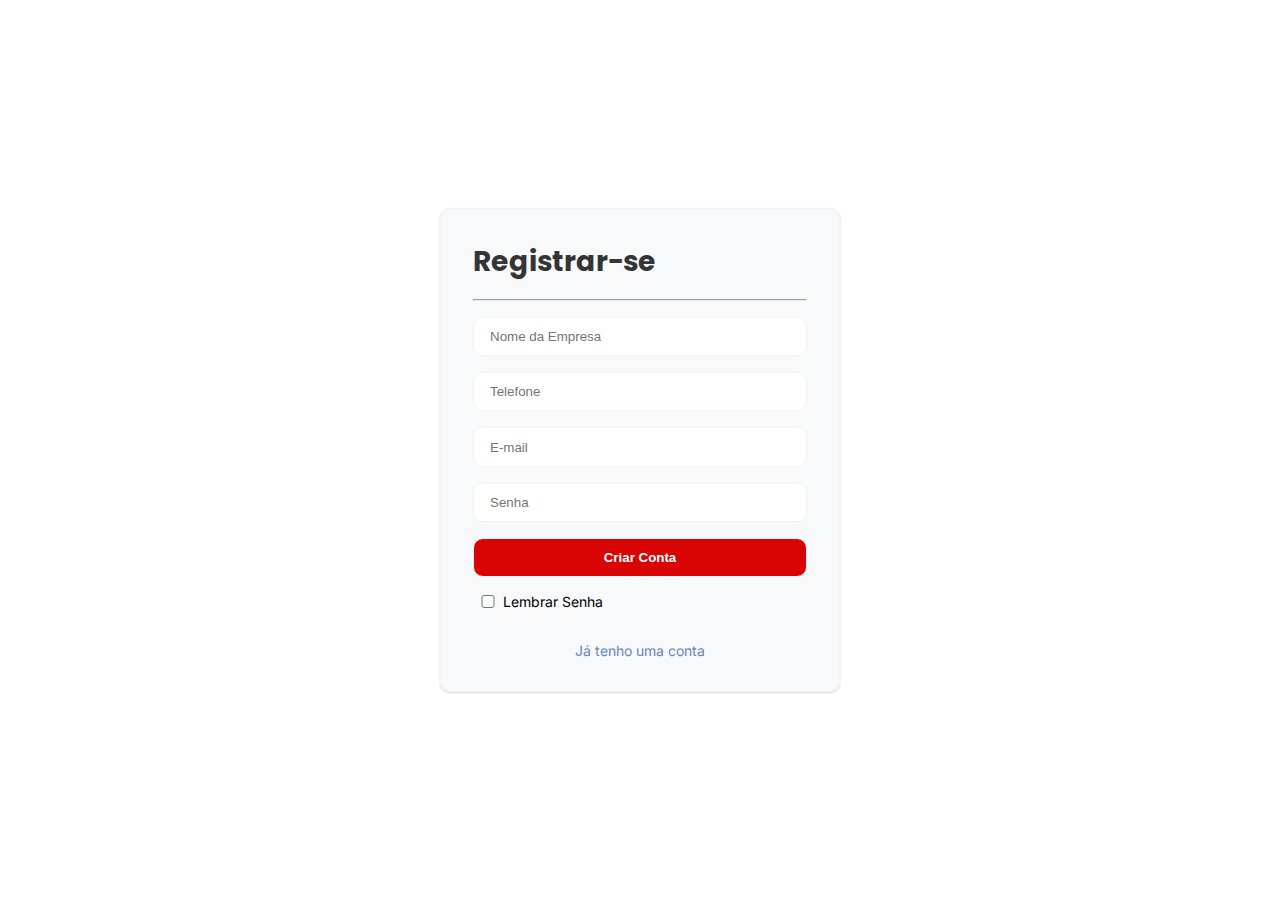
<file: resources/views/register.html>
<!DOCTYPE html>
<html lang="pt-br">

<head>
    <meta charset="UTF-8">
    <meta name="viewport" content="width=device-width, initial-scale=1.0">
    <title>Kino Angola</title>


    <!--==================================== LINKS ====================================-->
    <!-- FAVICON -->
    <link rel="shortcut icon" href="../../public/assets/images/logomarca/Kino Logo (1).png" type="image/x-icon">

    <!-- LOCAL CSS LINKS -->
    <link rel="stylesheet" href="../../public/assets/css/sign.css">
    <!-- BOXICONS -->
    <link href='https://unpkg.com/boxicons@2.1.4/css/boxicons.min.css' rel='stylesheet'>
    <!-- SWIPER CSS -->
    <link rel="stylesheet" href="https://cdn.jsdelivr.net/npm/swiper@11/swiper-bundle.min.css" />

    <!-- Demo styles -->
    <style>
    </style>


</head>

<body>

    <div class="container-sign">
        <form action="#">
            <h2>Registrar-se</h2>
            <hr>
            <input type="text" required placeholder="Nome da Empresa">
            <input type="text" required placeholder="Telefone">
            <input type="email" required placeholder="E-mail">
            <input type="password" required placeholder="Senha">
            <input type="submit" value="Criar Conta" class="btn-p-2">
            <div class="lembrar">
                <input type="checkbox" name="remember" id="remember">
                <label for="remember">Lembrar Senha</label>
            </div>

            <a href="sign.html">Já tenho uma conta</a>
        </form>
    </div>


    <!--==================================== SCRIPTS ==================================== -->
    <!-- Swiper JS -->
    <script src="https://cdn.jsdelivr.net/npm/swiper@11/swiper-bundle.min.js"></script>


    <!-- LOCAL JS -->
    <script src="../../public/assets/js/scripts.js"></script>
</body>

</html>
</file>
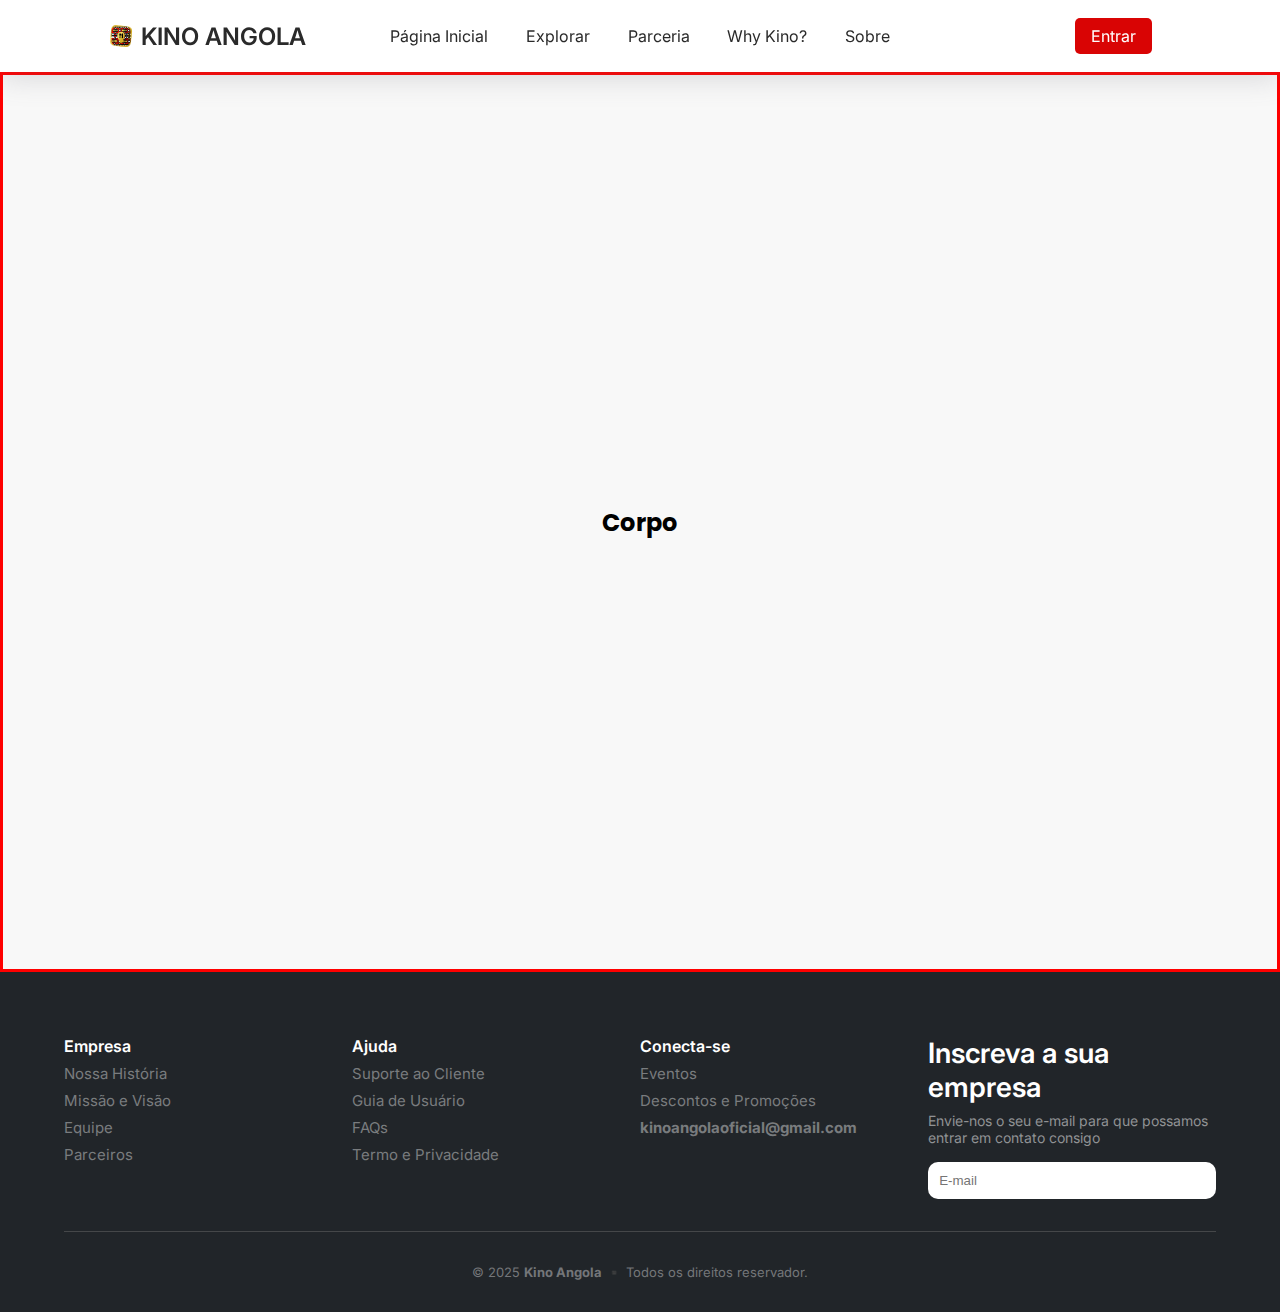
<file: resources/views/respo.html>
<!DOCTYPE html>
<html lang="en">
<head>
    <meta charset="UTF-8">
    <meta name="viewport" content="width=device-width, initial-scale=1.0">
    <title>Document</title>
    <link rel="stylesheet" href="../../public/assets/css/styles.css">

<style>


    main{
        display: flex;
        justify-content: center;
        align-items: center;
        height: 100vh;
        border: solid red;
    }
</style>

</head>
<body>
    <!--==================================== CABEÇALHO ==================================== -->
    <header class="cabecalho">
        <div class="mobile-menu">
            <div class="line1"></div>
            <div class="line2"></div>
            <div class="line3"></div>
        </div>
        <a href="../../index.html" class="logo-link">
            <img src="../../public/assets/images/logomarca/Kino Logo (1).png" width="40" height="40" alt="Kino Angola Logo">
            Kino Angola
        </a>
        <nav class="navbar">
            <ul class="nav-list">
                <li class="nav-item">
                    <a href="../../index.html" class="nav-link">Página Inicial</a>
                </li>
                <li class="nav-item">
                    <a href="explorar.html" class="nav-link">Explorar</a>
                </li>
                <li class="nav-item">
                    <a href="partners.html" class="nav-link">Parceria</a>
                </li>
                <li class="nav-item">
                    <a href="whykino.html" class="nav-link">Why Kino?</a>
                </li>
                <li class="nav-item">
                    <a href="about.html" class="nav-link">Sobre</a>
                </li>
            </ul>
        </nav>
        <div class="extras">
            <a href="cart.html" class="link-extra"><i class='bx bx-cart-alt'></i></a>
            <a href="profile.html" class="link-extra"><i class='bx bx-user-circle'></i></a>
            <a href="sign.html" class="link-extra link-login">Entrar</a>
        </div>
    </header>






<main>
    <section>
        <h2>Corpo</h2>
    </section>
</main>







    <!--==================================== RODAPÉ ==================================== -->
    <footer>
        <div class="content">
            <div class="sessao">
                <a href="#" class="title">Empresa</a>
                <div class="desc">
                    <a href="#">Nossa História</a>
                    <a href="#">Missão e Visão</a>
                    <a href="#">Equipe</a>
                    <a href="#">Parceiros</a>
                </div>
            </div>
            <div class="sessao">
                <a href="#" class="title">Ajuda</a>
                <div class="desc">
                    <a href="#">Suporte ao Cliente</a>
                    <a href="#">Guia de Usuário</a>
                    <a href="#">FAQs</a>
                    <a href="#">Termo e Privacidade</a>
                </div>
            </div>
            <div class="sessao">
                <a href="#" class="title">Conecta-se</a>
                <div class="desc">
                    <a href="#">Eventos</a>
                    <a href="#">Descontos e Promoções</a>
                    <a href="#"><strong>kinoangolaoficial@gmail.com</strong></a>
                    <div class="social-links">
                        
                    </div>
                </div>
            </div>
            <div class="newslatter">
                <h3 class="title">Inscreva a sua empresa</h3>
                <div class="desc">
                    <p>Envie-nos o seu e-mail para que possamos entrar em contato consigo</p>
                    <form action="#">
                        <input type="email" required placeholder="E-mail">
                    </form>
                </div>
            </div>
        </div>
        <div class="separador"></div>
        <p class="copy">&copy; 2025 <strong>Kino Angola</strong> ▪️ Todos os direitos reservador.</p>
    </footer>
</body>
</html>
</file>
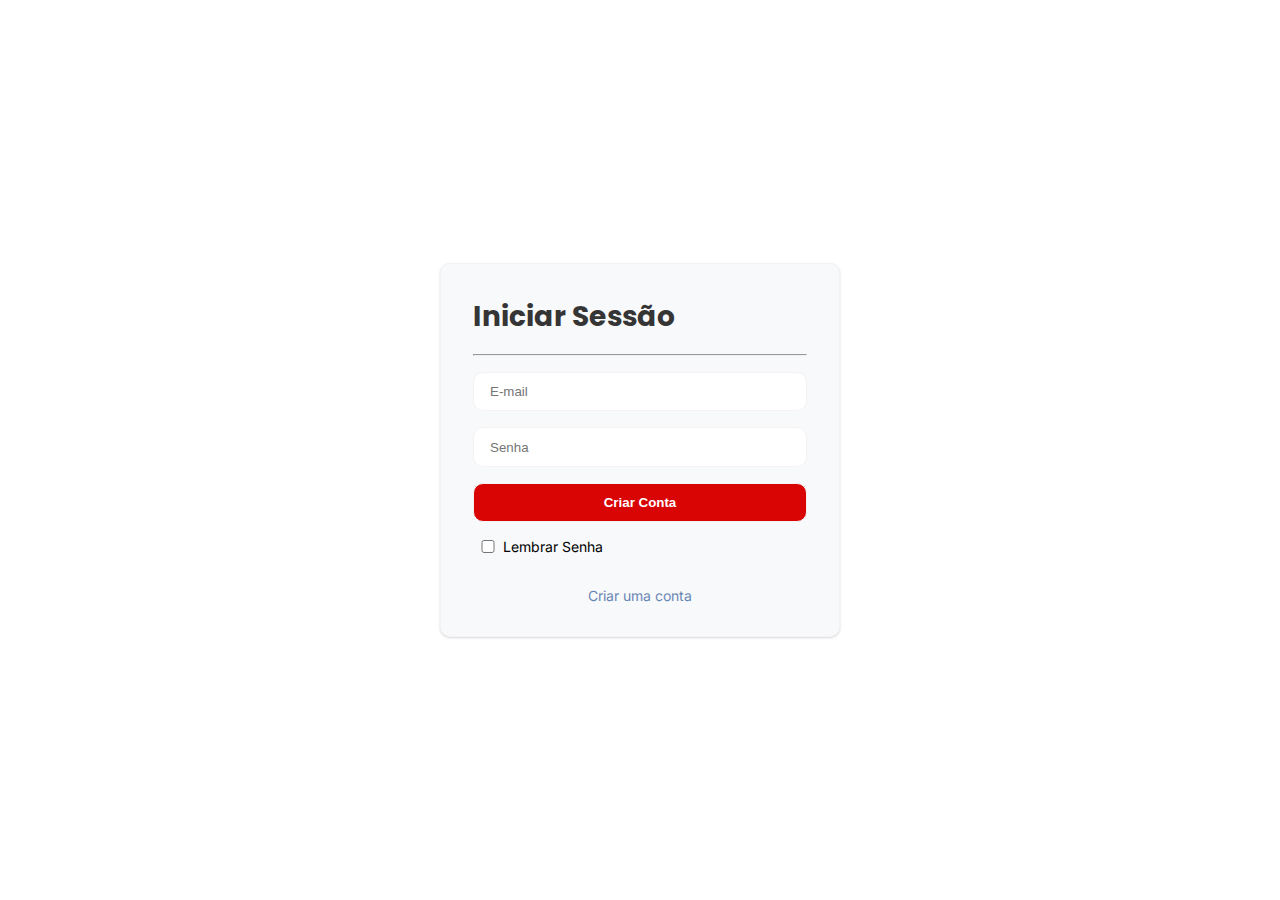
<file: resources/views/sign.html>
<!DOCTYPE html>
<html lang="pt-br">

<head>
    <meta charset="UTF-8">
    <meta name="viewport" content="width=device-width, initial-scale=1.0">
    <title>Kino Angola</title>


    <!--==================================== LINKS ====================================-->
    <!-- FAVICON -->
    <link rel="shortcut icon" href="../../public/assets/images/logomarca/Kino Logo (1).png" type="image/x-icon">

    <!-- LOCAL CSS LINKS -->
    <link rel="stylesheet" href="../../public/assets/css/sign.css">
    <!-- BOXICONS -->
    <link href='https://unpkg.com/boxicons@2.1.4/css/boxicons.min.css' rel='stylesheet'>
    <!-- SWIPER CSS -->
    <link rel="stylesheet" href="https://cdn.jsdelivr.net/npm/swiper@11/swiper-bundle.min.css" />

    <!-- Demo styles -->
    <style>
    </style>


</head>

<body>

    <div class="container-sign">
        <form action="#">
            <h2>Iniciar Sessão</h2>
            <hr>
            <input type="email" required placeholder="E-mail">
            <input type="password" required placeholder="Senha">
            <input type="submit" value="Criar Conta" class="btn-p-2">
            <div class="lembrar">
                <input type="checkbox" name="remember" id="remember">
                <label for="remember">Lembrar Senha</label>
            </div>

            <a href="register.html">Criar uma conta</a>
        </form>
    </div>


    <!--==================================== SCRIPTS ==================================== -->
    <!-- Swiper JS -->
    <script src="https://cdn.jsdelivr.net/npm/swiper@11/swiper-bundle.min.js"></script>


    <!-- LOCAL JS -->
    <script src="../../public/assets/js/scripts.js"></script>
</body>

</html>
</file>
<file: public/assets/css/partners.css>
@charset "UTF-8";
/*======================================== IMPORTS ======================================== */
/* TIPO DE LETRA */
@import url("https://fonts.googleapis.com/css2?family=Inter:ital,opsz,wght@0,14..32,100..900;1,14..32,100..900&family=Poppins:ital,wght@0,100;0,200;0,300;0,400;0,500;0,600;0,700;0,800;0,900;1,100;1,200;1,300;1,400;1,500;1,600;1,700;1,800;1,900&display=swap");
/* OUTROS */
/*======================================== FONT FAMILY ======================================== */
/*======================================== FONT WEIGHT ======================================== */
/*======================================== FONT SIZE ======================================== */
/* 16px */
/* 14px */
/* 15px */
/* 20px */
/* 24px */
/* 28px */
/* 32px */
/* 32px */
/*======================================== BOX SHADOW ======================================== */
/*======================================== RADIUS BORDER ======================================== */
/*======================================== Z-INDEX ======================================== */
/*======================================== COLORES ======================================== */
/* GRAY */
/* WHITE */
/* BLACK */
/* BLACK FOOTER */
/* PRINCIPAIS */
/* OTHERS */
/* KINO CORES EXTRAÍDAS DO LOGO */
/*======================================== TAGS PRINCIPAIS ======================================== */
* {
  padding: 0;
  margin: 0;
  box-sizing: border-box;
}

html {
  scroll-behavior: smooth;
}

body {
  font-family: "Inter", serif;
  font-size: 16px;
  background-color: #f8f8f8;
}

a {
  text-decoration: none;
  transition: 0.4s;
}

li {
  list-style: none;
}

h1,
h2 {
  font-family: "Poppins", serif;
}

/*======================================== CLASSES PRINCIPAIS ======================================== */
.btn-p-1 {
  padding: 0.5rem 1rem;
  border: none;
  background-color: #DEBB3B;
  border-radius: 5px;
  color: #FFFFFF;
  transition: 0.4s;
}
.btn-p-1:hover {
  opacity: 0.65;
}

.btn-p-2, header .extras .link-login {
  padding: 0.5rem 1rem;
  border: none;
  background-color: #D90404;
  border-radius: 5px;
  color: #FFFFFF;
  cursor: pointer;
  transition: 0.4s;
}
.btn-p-2:hover, header .extras .link-login:hover {
  scale: 1.03;
  background-color: #c70000;
}

.btn-p-3 {
  padding: 0.5rem 1rem;
  border: none;
  background-color: #FFFFFF;
  border-radius: 5px;
  color: #D90404;
  cursor: pointer;
  transition: 0.4s;
}
.btn-p-3:hover {
  scale: 1.02;
}

.btn-c {
  padding: 0.5rem 1rem;
  outline: 1px solid #858585;
  background-color: transparent;
  border-radius: 5px;
  color: #858585;
  cursor: pointer;
  transition: 0.4s;
}
.btn-c:hover {
  color: #FFFFFF;
  background-color: #858585;
}

.btn-s {
  padding: 0.5rem 1rem;
  border: 1px solid #D90404;
  background-color: transparent;
  border-radius: 5px;
  color: #D90404;
  transition: 0.4s;
}
.btn-s:hover {
  color: #FFFFFF;
  background-color: #D90404;
}

.container {
  padding: 6rem 12rem;
}
.container h2 {
  font-size: 2rem;
  text-transform: uppercase;
  color: #353535;
  margin-bottom: 3rem;
}

.informacoes-cards-horizontal {
  display: flex;
  justify-content: center;
  align-items: stretch;
  flex-direction: column;
  flex-grow: 1;
}
.informacoes-cards-horizontal .acima {
  display: flex;
  justify-content: space-between;
  align-items: center;
  flex-direction: row;
  flex-grow: 1;
}
.informacoes-cards-horizontal .acima .spans {
  margin-bottom: 0.5rem;
}
.informacoes-cards-horizontal .acima .spans span {
  font-size: 0.6rem;
  font-weight: 0.6rem;
  border-radius: 10px;
  padding: 0.3rem 0.45rem;
}
.informacoes-cards-horizontal .acima .spans .pop {
  color: rgb(126, 0, 126);
  background-color: rgb(255, 228, 255);
}
.informacoes-cards-horizontal .acima .spans .freeshipping {
  color: #00894F;
  background-color: #D9F8EB;
}
.informacoes-cards-horizontal .acima .cta {
  display: flex;
  justify-content: space-between;
  align-items: center;
  flex-direction: row;
  gap: 0.35rem;
}
.informacoes-cards-horizontal .acima .cta .btn-p-2, .informacoes-cards-horizontal .acima .cta header .extras .link-login, header .extras .informacoes-cards-horizontal .acima .cta .link-login,
.informacoes-cards-horizontal .acima .cta i {
  padding: 0.5rem;
  border-radius: 5px;
}
.informacoes-cards-horizontal .acima .cta .btn-p-2, .informacoes-cards-horizontal .acima .cta header .extras .link-login, header .extras .informacoes-cards-horizontal .acima .cta .link-login {
  font-size: 0.875rem;
}
.informacoes-cards-horizontal .acima .cta .btn-p-2:hover, .informacoes-cards-horizontal .acima .cta header .extras .link-login:hover, header .extras .informacoes-cards-horizontal .acima .cta .link-login:hover {
  scale: 1.02;
}
.informacoes-cards-horizontal .acima .cta i {
  font-size: 1rem;
  font-weight: 500;
  background-color: #D9F8EB;
  color: #00894F;
  transition: 0.4s;
  cursor: pointer;
}
.informacoes-cards-horizontal .acima .cta i:hover {
  background-color: #00894F;
  color: #D9F8EB;
}
.informacoes-cards-horizontal h3 {
  color: #353535;
  font-size: 1.25rem;
  margin-left: 0.4rem;
}
.informacoes-cards-horizontal .description {
  display: flex;
  justify-content: start;
  align-items: center;
  flex-direction: row;
  gap: 0.5rem;
  margin-left: 0.5rem;
}
.informacoes-cards-horizontal .description p {
  opacity: 0.7;
  font-weight: 300;
  font-size: 0.813rem;
}
.informacoes-cards-horizontal .description .sep {
  width: 5px;
  height: 1px;
  margin-top: 0.2rem;
  border-radius: 50%;
  background-color: #464646;
}
.informacoes-cards-horizontal .extras {
  display: flex;
  justify-content: space-between;
  align-items: center;
  flex-direction: row;
  width: 100%;
}
.informacoes-cards-horizontal .extras .avaliacoes {
  display: flex;
  justify-content: start;
  align-items: flex-start;
  flex-direction: row;
  margin-top: 1.3rem;
  margin-left: 0.4rem;
  gap: 0;
  align-self: flex-start;
}
.informacoes-cards-horizontal .extras .avaliacoes i {
  color: #E8B209;
  cursor: pointer;
  transition: 0.4s;
}
.informacoes-cards-horizontal .extras .avaliacoes i:hover {
  transform: translateY(-1px);
}
.informacoes-cards-horizontal .extras .price {
  align-self: flex-end;
  font-weight: 700;
  font-size: 0.938rem;
  color: #464646;
}

.informacoes-cards-vertical {
  display: flex;
  justify-content: center;
  align-items: stretch;
  flex-direction: column;
  flex-grow: 1;
}
.informacoes-cards-vertical .acima {
  display: flex;
  justify-content: space-between;
  align-items: center;
  flex-direction: row;
  flex-grow: 1;
}
.informacoes-cards-vertical .acima .spans {
  margin-bottom: 0.3rem;
}
.informacoes-cards-vertical .acima .spans span {
  font-size: 0.65rem;
  font-weight: 0.7rem;
  border-radius: 10px;
  padding: 0.3rem 0.45rem;
}
.informacoes-cards-vertical .acima .spans .pop {
  color: rgb(126, 0, 126);
  background-color: rgb(255, 228, 255);
}
.informacoes-cards-vertical .acima .spans .freeshipping {
  color: #00894F;
  background-color: #D9F8EB;
}
.informacoes-cards-vertical .acima .cta {
  display: flex;
  justify-content: space-between;
  align-items: center;
  flex-direction: row;
  gap: 0.1rem;
  margin-right: 0;
}
.informacoes-cards-vertical .acima .cta .btn-p-2, .informacoes-cards-vertical .acima .cta header .extras .link-login, header .extras .informacoes-cards-vertical .acima .cta .link-login,
.informacoes-cards-vertical .acima .cta i {
  scale: 0.8;
  font-size: 0.8rem;
  padding: 0.5rem;
  border-radius: 5px;
}
.informacoes-cards-vertical .acima .cta .btn-p-2, .informacoes-cards-vertical .acima .cta header .extras .link-login, header .extras .informacoes-cards-vertical .acima .cta .link-login {
  font-weight: 600;
  margin-right: 0;
}
.informacoes-cards-vertical .acima .cta .btn-p-2:hover, .informacoes-cards-vertical .acima .cta header .extras .link-login:hover, header .extras .informacoes-cards-vertical .acima .cta .link-login:hover {
  scale: 0.93;
}
.informacoes-cards-vertical .acima .cta i {
  font-size: 1rem;
  font-weight: 500;
  background-color: #D9F8EB;
  color: #00894F;
  transition: 0.4s;
  cursor: pointer;
}
.informacoes-cards-vertical .acima .cta i:hover {
  background-color: #00894F;
  color: #D9F8EB;
}
.informacoes-cards-vertical h3 {
  color: #353535;
  font-size: 1.25rem;
  margin-left: 0.4rem;
  margin-top: 0.5rem;
}
.informacoes-cards-vertical .description {
  display: flex;
  justify-content: start;
  align-items: center;
  flex-direction: row;
  gap: 0.5rem;
  margin-left: 0.5rem;
}
.informacoes-cards-vertical .description p {
  opacity: 0.7;
  font-weight: 300;
  font-size: 0.813rem;
}
.informacoes-cards-vertical .description .sep {
  width: 5px;
  height: 1px;
  margin-top: 0.2rem;
  border-radius: 50%;
  background-color: #464646;
}
.informacoes-cards-vertical .extras {
  display: flex;
  justify-content: space-between;
  align-items: center;
  flex-direction: row;
  width: 100%;
  margin-top: 3rem;
}
.informacoes-cards-vertical .extras .avaliacoes {
  display: flex;
  justify-content: start;
  align-items: flex-start;
  flex-direction: row;
  margin-top: 0.7rem;
  margin-left: 0.4rem;
  gap: 0;
  align-self: flex-start;
}
.informacoes-cards-vertical .extras .avaliacoes i {
  color: #E8B209;
  cursor: pointer;
  transition: 0.4s;
}
.informacoes-cards-vertical .extras .avaliacoes i:hover {
  transform: translateY(-1px);
}
.informacoes-cards-vertical .extras .price {
  align-self: flex-end;
  font-weight: 700;
  font-size: 0.938rem;
  color: #464646;
}

/*======================================== PRINCIPAIS ANIMAÇÕES ======================================== */
/*======================================== CABEÇALHO ======================================== */
header {
  position: sticky;
  display: grid;
  grid-template-columns: repeat(3, 1fr);
  place-items: center;
  background-color: #FFFFFF;
  padding: 1rem;
  box-shadow: rgba(100, 100, 111, 0.2) 0px 7px 29px 0px;
  position: sticky;
  top: 0;
  z-index: 88;
  /* LOGO */
  /* NAVBAR */
  /* EXTRAS */
}
header .mobile-menu {
  display: none;
}
header .logo-link {
  display: flex;
  justify-content: center;
  align-items: center;
  flex-direction: row;
  text-transform: uppercase;
  font-size: 1.5rem;
  text-decoration: none;
  color: #2a2a2a;
  font-weight: 600;
}
header .navbar {
  width: 500px;
}
header .navbar .nav-list {
  display: flex;
  justify-content: space-between;
  align-items: center;
  flex-direction: row;
  gap: 2rem;
}
header .navbar .nav-list .nav-link {
  color: #2a2a2a;
  transition: 0.4s;
}
header .navbar .nav-list .nav-link:hover {
  color: #D90404;
}
header .extras {
  display: flex;
  justify-content: center;
  align-items: center;
  flex-direction: row;
}
header .extras .link-extra {
  display: flex;
  justify-content: center;
  align-items: center;
  flex-direction: row;
  color: #2a2a2a;
  transition: 0.4s;
}
header .extras .link-extra:hover i {
  transform: translateY(-2px);
}
header .extras .link-extra i {
  font-size: 1.25rem;
  font-weight: 500;
  margin-inline: 0.4rem;
  border-radius: 50%;
  transition: 0.4s;
  transition: 0.4s;
}
header .extras .link-extra i:hover {
  color: #D90404;
}
header .extras .link-login {
  margin-left: 3rem;
  color: #FFFFFF;
}

@media (max-width: 1200px) {
  header {
    width: 100vw;
    position: relative;
    display: flex;
    justify-content: space-between;
    align-items: center;
    flex-direction: row;
  }
  header .mobile-menu {
    display: block;
    cursor: pointer;
    scale: 0.8;
    z-index: 99;
  }
  header .mobile-menu div {
    width: 32px;
    height: 4px;
    margin: 8px;
    background-color: #2a2a2a;
    transition: 0.4s;
  }
  header .navbar {
    position: absolute;
    z-index: 66;
    width: 100vw;
    height: 100vh;
    background-color: #FFFFFF;
    padding: 1rem;
    top: 0;
    right: 0;
    transform: translateX(-100%);
    transition: transform 0.3s ease-in;
  }
  header .navbar .nav-list {
    display: flex;
    justify-content: center;
    align-items: stretch;
    flex-direction: column;
    gap: 0.5rem;
    width: 100%;
  }
  header .navbar .nav-list .nav-item {
    display: flex;
    justify-content: center;
    align-items: stretch;
    flex-direction: column;
    text-align: center;
  }
  header .navbar .nav-list .nav-item .nav-link {
    padding: 2rem 0rem;
    font-weight: 600;
    font-size: 1.25rem;
    transition: 0.4s;
  }
  header .navbar .nav-list .nav-item .nav-link:hover {
    background-color: #F4F2F2;
  }
  header .navbar.active {
    transform: translateX(0);
  }
  @keyframes navLinkFade {
    from {
      opacity: 0;
      transform: translateX(50px);
    }
    to {
      opacity: 1;
      transform: translateX(0);
    }
  }
  header .mobile-menu.active .line1 {
    transform: rotate(45deg) translate(8px, 8px);
  }
  header .mobile-menu.active .line2 {
    opacity: 0;
  }
  header .mobile-menu.active .line3 {
    transform: rotate(-45deg) translate(8px, -9px);
  }
  header .extras .link-extra i {
    font-size: 1.5rem;
  }
  header .extras .link-login {
    margin-left: 1rem;
  }
}
footer {
  display: flex;
  justify-content: center;
  align-items: center;
  flex-direction: column;
  gap: 2rem;
  background-color: #212529;
  padding: 4rem 4rem 2rem;
}
footer .content {
  width: 100%;
  display: grid;
  grid-template-columns: repeat(4, 1fr);
}
footer .content .sessao .title {
  padding-top: 2rem;
  font-size: 1rem;
  font-weight: 600;
  color: #FFFFFF;
}
footer .content .sessao .desc {
  gap: 0.5rem;
  margin-top: 0.5rem;
  display: flex;
  justify-content: start;
  align-items: flex-start;
  flex-direction: column;
}
footer .content .sessao .desc a {
  color: #909294;
  font-size: 0.938rem;
  opacity: 0.8;
}
footer .content .sessao .desc a:hover {
  opacity: 1;
}
footer .newslatter h3 {
  font-size: 1.75rem;
  font-weight: 600;
  color: #FFFFFF;
}
footer .newslatter .desc {
  gap: 1rem;
  margin-top: 0.5rem;
  display: flex;
  justify-content: start;
  align-items: stretch;
  flex-direction: column;
}
footer .newslatter .desc p {
  font-size: 0.875rem;
  color: #909294;
}
footer .newslatter .desc input {
  width: 100%;
  padding: 0.7rem;
  border-radius: 10px;
  border: none;
}
footer .separador {
  height: 1px;
  width: 100%;
  background-color: #696969;
  opacity: 0.5;
}
footer .copy {
  color: #909294;
  font-size: 0.813rem;
  opacity: 0.75;
}

/*======================================== FONT FAMILY ======================================== */
/*======================================== FONT WEIGHT ======================================== */
/*======================================== FONT SIZE ======================================== */
/* 16px */
/* 14px */
/* 15px */
/* 20px */
/* 24px */
/* 28px */
/* 32px */
/* 32px */
/*======================================== BOX SHADOW ======================================== */
/*======================================== RADIUS BORDER ======================================== */
/*======================================== Z-INDEX ======================================== */
/*======================================== COLORES ======================================== */
/* GRAY */
/* WHITE */
/* BLACK */
/* BLACK FOOTER */
/* PRINCIPAIS */
/* OTHERS */
/* KINO CORES EXTRAÍDAS DO LOGO */
/*======================================== TAGS PRINCIPAIS ======================================== */
* {
  padding: 0;
  margin: 0;
  box-sizing: border-box;
}

html {
  scroll-behavior: smooth;
}

body {
  font-family: "Inter", serif;
  font-size: 16px;
  background-color: #f8f8f8;
}

a {
  text-decoration: none;
  transition: 0.4s;
}

li {
  list-style: none;
}

h1,
h2 {
  font-family: "Poppins", serif;
}

/*======================================== CLASSES PRINCIPAIS ======================================== */
.btn-p-1 {
  padding: 0.5rem 1rem;
  border: none;
  background-color: #DEBB3B;
  border-radius: 5px;
  color: #FFFFFF;
  transition: 0.4s;
}
.btn-p-1:hover {
  opacity: 0.65;
}

.btn-p-2, header .extras .link-login {
  padding: 0.5rem 1rem;
  border: none;
  background-color: #D90404;
  border-radius: 5px;
  color: #FFFFFF;
  cursor: pointer;
  transition: 0.4s;
}
.btn-p-2:hover, header .extras .link-login:hover {
  scale: 1.03;
  background-color: #c70000;
}

.btn-p-3 {
  padding: 0.5rem 1rem;
  border: none;
  background-color: #FFFFFF;
  border-radius: 5px;
  color: #D90404;
  cursor: pointer;
  transition: 0.4s;
}
.btn-p-3:hover {
  scale: 1.02;
}

.btn-c {
  padding: 0.5rem 1rem;
  outline: 1px solid #858585;
  background-color: transparent;
  border-radius: 5px;
  color: #858585;
  cursor: pointer;
  transition: 0.4s;
}
.btn-c:hover {
  color: #FFFFFF;
  background-color: #858585;
}

.btn-s {
  padding: 0.5rem 1rem;
  border: 1px solid #D90404;
  background-color: transparent;
  border-radius: 5px;
  color: #D90404;
  transition: 0.4s;
}
.btn-s:hover {
  color: #FFFFFF;
  background-color: #D90404;
}

.container {
  padding: 6rem 12rem;
}
.container h2 {
  font-size: 2rem;
  text-transform: uppercase;
  color: #353535;
  margin-bottom: 3rem;
}

.informacoes-cards-horizontal {
  display: flex;
  justify-content: center;
  align-items: stretch;
  flex-direction: column;
  flex-grow: 1;
}
.informacoes-cards-horizontal .acima {
  display: flex;
  justify-content: space-between;
  align-items: center;
  flex-direction: row;
  flex-grow: 1;
}
.informacoes-cards-horizontal .acima .spans {
  margin-bottom: 0.5rem;
}
.informacoes-cards-horizontal .acima .spans span {
  font-size: 0.6rem;
  font-weight: 0.6rem;
  border-radius: 10px;
  padding: 0.3rem 0.45rem;
}
.informacoes-cards-horizontal .acima .spans .pop {
  color: rgb(126, 0, 126);
  background-color: rgb(255, 228, 255);
}
.informacoes-cards-horizontal .acima .spans .freeshipping {
  color: #00894F;
  background-color: #D9F8EB;
}
.informacoes-cards-horizontal .acima .cta {
  display: flex;
  justify-content: space-between;
  align-items: center;
  flex-direction: row;
  gap: 0.35rem;
}
.informacoes-cards-horizontal .acima .cta .btn-p-2, .informacoes-cards-horizontal .acima .cta header .extras .link-login, header .extras .informacoes-cards-horizontal .acima .cta .link-login,
.informacoes-cards-horizontal .acima .cta i {
  padding: 0.5rem;
  border-radius: 5px;
}
.informacoes-cards-horizontal .acima .cta .btn-p-2, .informacoes-cards-horizontal .acima .cta header .extras .link-login, header .extras .informacoes-cards-horizontal .acima .cta .link-login {
  font-size: 0.875rem;
}
.informacoes-cards-horizontal .acima .cta .btn-p-2:hover, .informacoes-cards-horizontal .acima .cta header .extras .link-login:hover, header .extras .informacoes-cards-horizontal .acima .cta .link-login:hover {
  scale: 1.02;
}
.informacoes-cards-horizontal .acima .cta i {
  font-size: 1rem;
  font-weight: 500;
  background-color: #D9F8EB;
  color: #00894F;
  transition: 0.4s;
  cursor: pointer;
}
.informacoes-cards-horizontal .acima .cta i:hover {
  background-color: #00894F;
  color: #D9F8EB;
}
.informacoes-cards-horizontal h3 {
  color: #353535;
  font-size: 1.25rem;
  margin-left: 0.4rem;
}
.informacoes-cards-horizontal .description {
  display: flex;
  justify-content: start;
  align-items: center;
  flex-direction: row;
  gap: 0.5rem;
  margin-left: 0.5rem;
}
.informacoes-cards-horizontal .description p {
  opacity: 0.7;
  font-weight: 300;
  font-size: 0.813rem;
}
.informacoes-cards-horizontal .description .sep {
  width: 5px;
  height: 1px;
  margin-top: 0.2rem;
  border-radius: 50%;
  background-color: #464646;
}
.informacoes-cards-horizontal .extras {
  display: flex;
  justify-content: space-between;
  align-items: center;
  flex-direction: row;
  width: 100%;
}
.informacoes-cards-horizontal .extras .avaliacoes {
  display: flex;
  justify-content: start;
  align-items: flex-start;
  flex-direction: row;
  margin-top: 1.3rem;
  margin-left: 0.4rem;
  gap: 0;
  align-self: flex-start;
}
.informacoes-cards-horizontal .extras .avaliacoes i {
  color: #E8B209;
  cursor: pointer;
  transition: 0.4s;
}
.informacoes-cards-horizontal .extras .avaliacoes i:hover {
  transform: translateY(-1px);
}
.informacoes-cards-horizontal .extras .price {
  align-self: flex-end;
  font-weight: 700;
  font-size: 0.938rem;
  color: #464646;
}

.informacoes-cards-vertical {
  display: flex;
  justify-content: center;
  align-items: stretch;
  flex-direction: column;
  flex-grow: 1;
}
.informacoes-cards-vertical .acima {
  display: flex;
  justify-content: space-between;
  align-items: center;
  flex-direction: row;
  flex-grow: 1;
}
.informacoes-cards-vertical .acima .spans {
  margin-bottom: 0.3rem;
}
.informacoes-cards-vertical .acima .spans span {
  font-size: 0.65rem;
  font-weight: 0.7rem;
  border-radius: 10px;
  padding: 0.3rem 0.45rem;
}
.informacoes-cards-vertical .acima .spans .pop {
  color: rgb(126, 0, 126);
  background-color: rgb(255, 228, 255);
}
.informacoes-cards-vertical .acima .spans .freeshipping {
  color: #00894F;
  background-color: #D9F8EB;
}
.informacoes-cards-vertical .acima .cta {
  display: flex;
  justify-content: space-between;
  align-items: center;
  flex-direction: row;
  gap: 0.1rem;
  margin-right: 0;
}
.informacoes-cards-vertical .acima .cta .btn-p-2, .informacoes-cards-vertical .acima .cta header .extras .link-login, header .extras .informacoes-cards-vertical .acima .cta .link-login,
.informacoes-cards-vertical .acima .cta i {
  scale: 0.8;
  font-size: 0.8rem;
  padding: 0.5rem;
  border-radius: 5px;
}
.informacoes-cards-vertical .acima .cta .btn-p-2, .informacoes-cards-vertical .acima .cta header .extras .link-login, header .extras .informacoes-cards-vertical .acima .cta .link-login {
  font-weight: 600;
  margin-right: 0;
}
.informacoes-cards-vertical .acima .cta .btn-p-2:hover, .informacoes-cards-vertical .acima .cta header .extras .link-login:hover, header .extras .informacoes-cards-vertical .acima .cta .link-login:hover {
  scale: 0.93;
}
.informacoes-cards-vertical .acima .cta i {
  font-size: 1rem;
  font-weight: 500;
  background-color: #D9F8EB;
  color: #00894F;
  transition: 0.4s;
  cursor: pointer;
}
.informacoes-cards-vertical .acima .cta i:hover {
  background-color: #00894F;
  color: #D9F8EB;
}
.informacoes-cards-vertical h3 {
  color: #353535;
  font-size: 1.25rem;
  margin-left: 0.4rem;
  margin-top: 0.5rem;
}
.informacoes-cards-vertical .description {
  display: flex;
  justify-content: start;
  align-items: center;
  flex-direction: row;
  gap: 0.5rem;
  margin-left: 0.5rem;
}
.informacoes-cards-vertical .description p {
  opacity: 0.7;
  font-weight: 300;
  font-size: 0.813rem;
}
.informacoes-cards-vertical .description .sep {
  width: 5px;
  height: 1px;
  margin-top: 0.2rem;
  border-radius: 50%;
  background-color: #464646;
}
.informacoes-cards-vertical .extras {
  display: flex;
  justify-content: space-between;
  align-items: center;
  flex-direction: row;
  width: 100%;
  margin-top: 3rem;
}
.informacoes-cards-vertical .extras .avaliacoes {
  display: flex;
  justify-content: start;
  align-items: flex-start;
  flex-direction: row;
  margin-top: 0.7rem;
  margin-left: 0.4rem;
  gap: 0;
  align-self: flex-start;
}
.informacoes-cards-vertical .extras .avaliacoes i {
  color: #E8B209;
  cursor: pointer;
  transition: 0.4s;
}
.informacoes-cards-vertical .extras .avaliacoes i:hover {
  transform: translateY(-1px);
}
.informacoes-cards-vertical .extras .price {
  align-self: flex-end;
  font-weight: 700;
  font-size: 0.938rem;
  color: #464646;
}

/*======================================== PRINCIPAIS ANIMAÇÕES ======================================== */
@media (max-width: 1300px) {
  .services,
  .locais,
  .food {
    padding: 2rem 3rem;
  }
  .cadastro-locais {
    padding: 2rem 6rem;
  }
}
@media (max-width: 1150px) {
  .services {
    margin: 0;
  }
  .services .content {
    padding: 0;
  }
  /* LOCAIS */
  .locais .content {
    display: grid;
    grid-template-columns: repeat(2, 250px);
  }
  .locais .content .link-card img {
    width: 100%;
  }
  .food .FoodSwiper .swiper-wrapper .swiper-slide {
    height: 480px;
    overflow-y: hidden;
    display: grid;
    grid-template-columns: repeat(3, 1fr);
  }
}
@media (max-width: 992px) {
  header {
    width: 100%;
  }
  header .mobile-menu {
    scale: 0.6;
  }
  header .logo-link {
    display: none;
  }
  header .navbar .nav-list {
    margin-top: 3rem;
  }
  header .extras .link-extra i {
    font-size: 1.25rem;
  }
  header .extras .link-extra .link-login {
    font-size: 1rem;
  }
  .container {
    padding: 2rem 4rem;
  }
  .container h2 {
    font-size: 1.75rem;
    margin: 2rem auto 1rem;
    text-align: center;
  }
  /*======================================== INDEX ======================================== */
  /* HERO */
  .HeroSwiper .hero-slide-1 .content {
    width: 650px;
  }
  .HeroSwiper .hero-slide-2 .content {
    padding: 0;
  }
  .HeroSwiper .hero-slide-2 .content .cta {
    margin-top: 2.5rem;
  }
  .HeroSwiper .hero-slide-3 .content {
    width: 650PX;
  }
  /* DESTAQUE */
  .destaque .content {
    display: grid;
    grid-template-columns: repeat(2, 1fr);
    gap: 3rem;
    place-items: center;
  }
  .destaque .content img {
    width: 100%;
  }
  .destaque .content .desc p {
    font-size: 0.938rem;
  }
  .destaque .content .desc .botoes {
    display: flex;
    justify-content: space-between;
    align-items: center;
    flex-direction: row;
    margin-top: 1.5rem;
    gap: 0.6rem;
  }
  .destaque .content .desc .botoes .btn-c,
  .destaque .content .desc .botoes .btn-p-2,
  .destaque .content .desc .botoes header .extras .link-login,
  header .extras .destaque .content .desc .botoes .link-login {
    font-size: 0.813rem;
  }
  .destaque .content .desc .botoes .btn-c {
    margin-left: 0;
  }
  /* SERVIÇOS */
  .services {
    display: flex;
    justify-content: center;
    align-items: stretch;
    flex-direction: column;
  }
  .services .content {
    padding: 0.5rem;
    margin: 0;
    display: flex;
    justify-content: center;
    align-items: center;
    flex-direction: column;
  }
  .services .content .service-card {
    width: 400px;
  }
  /* FOOD */
  .food .FoodSwiper .swiper-wrapper .swiper-slide {
    padding-bottom: 1rem;
    overflow-x: hidden;
    display: grid;
    grid-template-columns: repeat(4, 250px);
  }
  .cadastro-locais {
    text-align: center;
    padding: 2rem;
    display: flex;
    justify-content: space-between;
    align-items: center;
    flex-direction: column;
    gap: 3rem;
  }
  .cadastro-locais .content {
    width: 70%;
  }
  .cadastro-locais form {
    display: flex;
    justify-content: start;
    align-items: stretch;
    flex-direction: column;
    width: 85%;
    margin-bottom: 2rem;
  }
  footer .content {
    display: grid;
    grid-template-columns: repeat(2, 1fr);
    gap: 3rem;
  }
}
@media (max-width: 780px) {
  /*======================================== INDEX ======================================== */
  /* HERO */
  .HeroSwiper .hero-slide-1 .content,
  .HeroSwiper .hero-slide-3 .content {
    width: 550px;
  }
  .HeroSwiper .hero-slide-1 .content h1,
  .HeroSwiper .hero-slide-3 .content h1 {
    font-size: 2.8rem;
  }
  .HeroSwiper .hero-slide-1 .content p,
  .HeroSwiper .hero-slide-3 .content p {
    padding: 0;
  }
  /* DESTAQUE */
  .destaque .content .desc h3 {
    font-size: 2rem;
  }
  /* LOCAIS */
  .locais .content {
    display: grid;
    grid-template-columns: repeat(2, 250px);
  }
  .locais .content .link-card img {
    height: 250px;
  }
  .empresas .EmpresasSwiper h2 {
    padding-inline: 2rem;
  }
}
@media (max-width: 768px) {
  /*======================================== INDEX ======================================== */
  /* HERO */
  .HeroSwiper .hero-slide-1 .content,
  .HeroSwiper .hero-slide-3 .content {
    width: 100%;
    padding: 3rem 4rem;
  }
  .HeroSwiper .hero-slide-1 .content form {
    width: 100%;
  }
  .HeroSwiper .hero-slide-2 {
    display: grid;
    grid-template-columns: repeat(1, 500px);
  }
  .HeroSwiper .hero-slide-3 {
    padding: 0;
    display: flex;
    justify-content: center;
    align-items: stretch;
    flex-direction: column;
  }
  /* DESTAQUE */
  .destaque .content {
    display: grid;
    grid-template-columns: repeat(1, 1fr);
    gap: 3rem;
    place-items: center;
  }
  .destaque .content img {
    width: 80%;
  }
  .destaque .content .desc {
    display: flex;
    justify-content: center;
    align-items: center;
    flex-direction: column;
    text-align: center;
  }
  /* FILTRO DE PESQUISA COM MAPA */
  .filtersearch {
    padding: 2rem;
  }
  .filtersearch .search-map {
    min-width: 250px;
    flex: 1;
    height: 300px;
  }
  .filtersearch .content {
    width: 100%;
    flex: 1;
  }
}
@media (max-width: 700px) {
  .container {
    padding: 2rem;
  }
  .container h2 {
    font-size: 1.5rem;
    margin: 2rem auto 1rem;
    text-align: center;
  }
  /*======================================== INDEX ======================================== */
  /* SERVIÇOS */
  .services {
    display: flex;
    justify-content: center;
    align-items: stretch;
    flex-direction: column;
  }
  .services .content {
    padding: 0.5rem;
    margin: 0;
    display: flex;
    justify-content: center;
    align-items: center;
    flex-direction: column;
  }
  .services .content .service-card {
    width: 400px;
  }
  /* FOOD */
  .food {
    padding: 0.5rem 0rem 0.5rem 2rem;
  }
  .food .FoodSwiper .swiper-wrapper .swiper-slide {
    padding-bottom: 1rem;
    overflow-x: hidden;
    display: grid;
    grid-template-columns: repeat(4, 250px);
  }
  .locais .content {
    padding-inline: 4rem;
    display: grid;
    grid-template-columns: repeat(2, 250px);
  }
  .locais .content .link-card {
    width: 100%;
  }
  .locais .content .link-card img {
    width: 100%;
  }
  .cadastro-locais {
    text-align: center;
    padding: 2rem;
    display: flex;
    justify-content: space-between;
    align-items: center;
    flex-direction: column;
    gap: 3rem;
  }
  .cadastro-locais form {
    display: flex;
    justify-content: start;
    align-items: stretch;
    flex-direction: column;
    width: 85%;
    margin-bottom: 2rem;
  }
  footer .content {
    display: grid;
    grid-template-columns: repeat(2, 1fr);
    gap: 3rem;
  }
}
@media (max-width: 668px) {
  /*======================================== INDEX ======================================== */
  .HeroSwiper .swiper-slide .content {
    padding: 2rem 3.5rem;
  }
  .HeroSwiper .hero-slide-2 {
    display: flex;
    justify-content: center;
    align-items: center;
    flex-direction: column;
  }
  .HeroSwiper .hero-slide-2 .content {
    text-align: center;
    display: flex;
    justify-content: center;
    align-items: center;
    flex-direction: column;
    padding: 0;
  }
  .HeroSwiper .hero-slide-2 .content p,
  .HeroSwiper .hero-slide-2 .content h2,
  .HeroSwiper .hero-slide-2 .content div {
    padding: 0;
  }
  .HeroSwiper .hero-slide-2 .content h2 {
    font-size: 2.5rem;
  }
  .locais .content {
    padding-inline: 2rem;
  }
}
@media (max-width: 600px) {
  .destaque {
    padding-inline: 4rem;
  }
  .locais .content {
    display: grid;
    grid-template-columns: repeat(1, 250px);
    padding: 1rem 2rem;
  }
  .cadastro-locais .content {
    width: 90%;
  }
  .cadastro-locais .content h2 {
    font-size: 2rem;
    margin-bottom: 2rem;
  }
  .cadastro-locais .content p {
    width: 80%;
    color: #6C757D;
  }
  .filtersearch .tools {
    display: block;
    flex: 1;
    margin: 5%;
  }
  .filtersearch .content {
    padding: 0;
  }
  .filtersearch .content .swiper-wrapper .swiper-slide .card-pratos .info .acima .spans {
    display: flex;
    justify-content: space-between;
    align-items: center;
    flex-direction: row;
    flex-wrap: nowrap;
    gap: 0.3rem;
    margin-top: 8px;
  }
  .filtersearch .content .swiper-wrapper .swiper-slide .card-pratos .info .acima .spans .tagincolhe .pop,
  .filtersearch .content .swiper-wrapper .swiper-slide .card-pratos .info .acima .spans .tagincolhe .freeshipping {
    font-size: 2rem;
  }
}
@media (max-width: 570px) {
  .HeroSwiper .content {
    padding: 1rem;
  }
  .filtersearch .content .PesquisaSwiper .swiper-slide {
    margin-top: 1rem;
    align-items: center;
    justify-content: center;
    flex-direction: row;
  }
  .filtersearch .content .PesquisaSwiper #cardone {
    margin: 2rem auto auto;
    display: flex;
    justify-content: space-between;
    align-items: stretch;
    flex-direction: column;
    padding: 0;
    max-width: 320px;
  }
  .filtersearch .content .PesquisaSwiper #cardone img {
    width: 100%;
    border-bottom-left-radius: 0;
    border-bottom-right-radius: 0;
  }
  .filtersearch .content .PesquisaSwiper #cardone .info {
    padding: 0.5rem;
  }
  .filtersearch .content .PesquisaSwiper #cardone .info .pop {
    margin-left: 0.3rem;
  }
  .filtersearch .content .PesquisaSwiper #cardone .info h3 {
    margin-top: 0.5rem;
  }
  .filtersearch .content .PesquisaSwiper #cardone .info .extras {
    margin-top: 1.5rem;
  }
  .cadastro-locais {
    padding: 1rem;
  }
  .cadastro-locais .content {
    width: 100%;
  }
  .cadastro-locais .content form {
    width: 100%;
    padding: 0.5rem;
  }
  footer .content {
    display: grid;
    grid-template-columns: repeat(1, 1fr);
  }
}
@media (max-width: 460px) {
  .destaque {
    padding: 2rem;
  }
  .destaque .content {
    gap: 1.75rem;
  }
  .destaque .content h3 {
    margin-bottom: 1rem;
  }
  /* HERO */
  .HeroSwiper .swiper-slide .content {
    padding: 1.5rem;
  }
  .HeroSwiper .swiper-slide .content h1,
  .HeroSwiper .swiper-slide .content h2 {
    font-size: 2rem;
  }
  .HeroSwiper .hero-slide-2 {
    display: grid;
    grid-template-columns: repeat(1, 400px);
    gap: 1rem;
  }
  .HeroSwiper .hero-slide-2 .content .paragrafito {
    margin-bottom: 1rem;
  }
  .HeroSwiper .hero-slide-2 .content h2 {
    font-size: 2.5rem;
    margin-bottom: 1rem;
  }
  .services .content {
    padding: 2rem;
  }
  .services .content .service-card {
    max-width: 340px;
  }
  .filtersearch {
    padding: 1rem;
  }
}
@media (max-width: 360px) {
  .food {
    padding: 0.7rem;
  }
  .food .content .swiper-wrapper .swiper-slide {
    padding: 0;
  }
  /* HERO */
  .HeroSwiper .swiper-slide .content {
    padding: 0 1.5rem;
  }
  .HeroSwiper .swiper-slide .content h1,
  .HeroSwiper .swiper-slide .content h2 {
    font-size: 1.8rem;
  }
  .services .content {
    padding: 1rem;
  }
  .services .content .service-card {
    max-width: 290px;
  }
  .filtersearch .content .btn-input-text {
    max-width: 150px;
  }
  .cadastro-locais form {
    width: 100%;
    padding: 1rem;
  }
}/*# sourceMappingURL=partners.css.map */
</file>
<file: public/assets/css/booking.css>
@charset "UTF-8";
/*======================================== IMPORTS ======================================== */
/* TIPO DE LETRA */
@import url("https://fonts.googleapis.com/css2?family=Inter:ital,opsz,wght@0,14..32,100..900;1,14..32,100..900&family=Poppins:ital,wght@0,100;0,200;0,300;0,400;0,500;0,600;0,700;0,800;0,900;1,100;1,200;1,300;1,400;1,500;1,600;1,700;1,800;1,900&display=swap");
/* OUTROS */
/*======================================== FONT FAMILY ======================================== */
/*======================================== FONT WEIGHT ======================================== */
/*======================================== FONT SIZE ======================================== */
/* 16px */
/* 14px */
/* 15px */
/* 20px */
/* 24px */
/* 28px */
/* 32px */
/* 32px */
/*======================================== BOX SHADOW ======================================== */
/*======================================== RADIUS BORDER ======================================== */
/*======================================== Z-INDEX ======================================== */
/*======================================== COLORES ======================================== */
/* GRAY */
/* WHITE */
/* BLACK */
/* BLACK FOOTER */
/* PRINCIPAIS */
/* OTHERS */
/* KINO CORES EXTRAÍDAS DO LOGO */
/*======================================== TAGS PRINCIPAIS ======================================== */
* {
  padding: 0;
  margin: 0;
  box-sizing: border-box;
}

html {
  scroll-behavior: smooth;
}

body {
  font-family: "Inter", serif;
  font-size: 16px;
  background-color: #f8f8f8;
}

a {
  text-decoration: none;
  transition: 0.4s;
}

li {
  list-style: none;
}

h1,
h2 {
  font-family: "Poppins", serif;
}

/*======================================== CLASSES PRINCIPAIS ======================================== */
.btn-p-1 {
  padding: 0.5rem 1rem;
  border: none;
  background-color: #DEBB3B;
  border-radius: 5px;
  color: #FFFFFF;
  transition: 0.4s;
}
.btn-p-1:hover {
  opacity: 0.65;
}

.btn-p-2, header .extras .link-login {
  padding: 0.5rem 1rem;
  border: none;
  background-color: #D90404;
  border-radius: 5px;
  color: #FFFFFF;
  cursor: pointer;
  transition: 0.4s;
}
.btn-p-2:hover, header .extras .link-login:hover {
  scale: 1.03;
  background-color: #c70000;
}

.btn-p-3 {
  padding: 0.5rem 1rem;
  border: none;
  background-color: #FFFFFF;
  border-radius: 5px;
  color: #D90404;
  cursor: pointer;
  transition: 0.4s;
}
.btn-p-3:hover {
  scale: 1.02;
}

.btn-c {
  padding: 0.5rem 1rem;
  outline: 1px solid #858585;
  background-color: transparent;
  border-radius: 5px;
  color: #858585;
  cursor: pointer;
  transition: 0.4s;
}
.btn-c:hover {
  color: #FFFFFF;
  background-color: #858585;
}

.btn-s {
  padding: 0.5rem 1rem;
  border: 1px solid #D90404;
  background-color: transparent;
  border-radius: 5px;
  color: #D90404;
  transition: 0.4s;
}
.btn-s:hover {
  color: #FFFFFF;
  background-color: #D90404;
}

.container {
  padding: 6rem 12rem;
}
.container h2 {
  font-size: 2rem;
  text-transform: uppercase;
  color: #353535;
  margin-bottom: 3rem;
}

.informacoes-cards-horizontal {
  display: flex;
  justify-content: center;
  align-items: stretch;
  flex-direction: column;
  flex-grow: 1;
}
.informacoes-cards-horizontal .acima {
  display: flex;
  justify-content: space-between;
  align-items: center;
  flex-direction: row;
  flex-grow: 1;
}
.informacoes-cards-horizontal .acima .spans {
  margin-bottom: 0.5rem;
}
.informacoes-cards-horizontal .acima .spans span {
  font-size: 0.6rem;
  font-weight: 0.6rem;
  border-radius: 10px;
  padding: 0.3rem 0.45rem;
}
.informacoes-cards-horizontal .acima .spans .pop {
  color: rgb(126, 0, 126);
  background-color: rgb(255, 228, 255);
}
.informacoes-cards-horizontal .acima .spans .freeshipping {
  color: #00894F;
  background-color: #D9F8EB;
}
.informacoes-cards-horizontal .acima .cta {
  display: flex;
  justify-content: space-between;
  align-items: center;
  flex-direction: row;
  gap: 0.35rem;
}
.informacoes-cards-horizontal .acima .cta .btn-p-2, .informacoes-cards-horizontal .acima .cta header .extras .link-login, header .extras .informacoes-cards-horizontal .acima .cta .link-login,
.informacoes-cards-horizontal .acima .cta i {
  padding: 0.5rem;
  border-radius: 5px;
}
.informacoes-cards-horizontal .acima .cta .btn-p-2, .informacoes-cards-horizontal .acima .cta header .extras .link-login, header .extras .informacoes-cards-horizontal .acima .cta .link-login {
  font-size: 0.875rem;
}
.informacoes-cards-horizontal .acima .cta .btn-p-2:hover, .informacoes-cards-horizontal .acima .cta header .extras .link-login:hover, header .extras .informacoes-cards-horizontal .acima .cta .link-login:hover {
  scale: 1.02;
}
.informacoes-cards-horizontal .acima .cta i {
  font-size: 1rem;
  font-weight: 500;
  background-color: #D9F8EB;
  color: #00894F;
  transition: 0.4s;
  cursor: pointer;
}
.informacoes-cards-horizontal .acima .cta i:hover {
  background-color: #00894F;
  color: #D9F8EB;
}
.informacoes-cards-horizontal h3 {
  color: #353535;
  font-size: 1.25rem;
  margin-left: 0.4rem;
}
.informacoes-cards-horizontal .description {
  display: flex;
  justify-content: start;
  align-items: center;
  flex-direction: row;
  gap: 0.5rem;
  margin-left: 0.5rem;
}
.informacoes-cards-horizontal .description p {
  opacity: 0.7;
  font-weight: 300;
  font-size: 0.813rem;
}
.informacoes-cards-horizontal .description .sep {
  width: 5px;
  height: 1px;
  margin-top: 0.2rem;
  border-radius: 50%;
  background-color: #464646;
}
.informacoes-cards-horizontal .extras {
  display: flex;
  justify-content: space-between;
  align-items: center;
  flex-direction: row;
  width: 100%;
}
.informacoes-cards-horizontal .extras .avaliacoes {
  display: flex;
  justify-content: start;
  align-items: flex-start;
  flex-direction: row;
  margin-top: 1.3rem;
  margin-left: 0.4rem;
  gap: 0;
  align-self: flex-start;
}
.informacoes-cards-horizontal .extras .avaliacoes i {
  color: #E8B209;
  cursor: pointer;
  transition: 0.4s;
}
.informacoes-cards-horizontal .extras .avaliacoes i:hover {
  transform: translateY(-1px);
}
.informacoes-cards-horizontal .extras .price {
  align-self: flex-end;
  font-weight: 700;
  font-size: 0.938rem;
  color: #464646;
}

.informacoes-cards-vertical {
  display: flex;
  justify-content: center;
  align-items: stretch;
  flex-direction: column;
  flex-grow: 1;
}
.informacoes-cards-vertical .acima {
  display: flex;
  justify-content: space-between;
  align-items: center;
  flex-direction: row;
  flex-grow: 1;
}
.informacoes-cards-vertical .acima .spans {
  margin-bottom: 0.3rem;
}
.informacoes-cards-vertical .acima .spans span {
  font-size: 0.65rem;
  font-weight: 0.7rem;
  border-radius: 10px;
  padding: 0.3rem 0.45rem;
}
.informacoes-cards-vertical .acima .spans .pop {
  color: rgb(126, 0, 126);
  background-color: rgb(255, 228, 255);
}
.informacoes-cards-vertical .acima .spans .freeshipping {
  color: #00894F;
  background-color: #D9F8EB;
}
.informacoes-cards-vertical .acima .cta {
  display: flex;
  justify-content: space-between;
  align-items: center;
  flex-direction: row;
  gap: 0.1rem;
  margin-right: 0;
}
.informacoes-cards-vertical .acima .cta .btn-p-2, .informacoes-cards-vertical .acima .cta header .extras .link-login, header .extras .informacoes-cards-vertical .acima .cta .link-login,
.informacoes-cards-vertical .acima .cta i {
  scale: 0.8;
  font-size: 0.8rem;
  padding: 0.5rem;
  border-radius: 5px;
}
.informacoes-cards-vertical .acima .cta .btn-p-2, .informacoes-cards-vertical .acima .cta header .extras .link-login, header .extras .informacoes-cards-vertical .acima .cta .link-login {
  font-weight: 600;
  margin-right: 0;
}
.informacoes-cards-vertical .acima .cta .btn-p-2:hover, .informacoes-cards-vertical .acima .cta header .extras .link-login:hover, header .extras .informacoes-cards-vertical .acima .cta .link-login:hover {
  scale: 0.93;
}
.informacoes-cards-vertical .acima .cta i {
  font-size: 1rem;
  font-weight: 500;
  background-color: #D9F8EB;
  color: #00894F;
  transition: 0.4s;
  cursor: pointer;
}
.informacoes-cards-vertical .acima .cta i:hover {
  background-color: #00894F;
  color: #D9F8EB;
}
.informacoes-cards-vertical h3 {
  color: #353535;
  font-size: 1.25rem;
  margin-left: 0.4rem;
  margin-top: 0.5rem;
}
.informacoes-cards-vertical .description {
  display: flex;
  justify-content: start;
  align-items: center;
  flex-direction: row;
  gap: 0.5rem;
  margin-left: 0.5rem;
}
.informacoes-cards-vertical .description p {
  opacity: 0.7;
  font-weight: 300;
  font-size: 0.813rem;
}
.informacoes-cards-vertical .description .sep {
  width: 5px;
  height: 1px;
  margin-top: 0.2rem;
  border-radius: 50%;
  background-color: #464646;
}
.informacoes-cards-vertical .extras {
  display: flex;
  justify-content: space-between;
  align-items: center;
  flex-direction: row;
  width: 100%;
  margin-top: 3rem;
}
.informacoes-cards-vertical .extras .avaliacoes {
  display: flex;
  justify-content: start;
  align-items: flex-start;
  flex-direction: row;
  margin-top: 0.7rem;
  margin-left: 0.4rem;
  gap: 0;
  align-self: flex-start;
}
.informacoes-cards-vertical .extras .avaliacoes i {
  color: #E8B209;
  cursor: pointer;
  transition: 0.4s;
}
.informacoes-cards-vertical .extras .avaliacoes i:hover {
  transform: translateY(-1px);
}
.informacoes-cards-vertical .extras .price {
  align-self: flex-end;
  font-weight: 700;
  font-size: 0.938rem;
  color: #464646;
}

/*======================================== PRINCIPAIS ANIMAÇÕES ======================================== */
/*======================================== CABEÇALHO ======================================== */
header {
  position: sticky;
  display: grid;
  grid-template-columns: repeat(3, 1fr);
  place-items: center;
  background-color: #FFFFFF;
  padding: 1rem;
  box-shadow: rgba(100, 100, 111, 0.2) 0px 7px 29px 0px;
  position: sticky;
  top: 0;
  z-index: 88;
  /* LOGO */
  /* NAVBAR */
  /* EXTRAS */
}
header .mobile-menu {
  display: none;
}
header .logo-link {
  display: flex;
  justify-content: center;
  align-items: center;
  flex-direction: row;
  text-transform: uppercase;
  font-size: 1.5rem;
  text-decoration: none;
  color: #2a2a2a;
  font-weight: 600;
}
header .navbar {
  width: 500px;
}
header .navbar .nav-list {
  display: flex;
  justify-content: space-between;
  align-items: center;
  flex-direction: row;
  gap: 2rem;
}
header .navbar .nav-list .nav-link {
  color: #2a2a2a;
  transition: 0.4s;
}
header .navbar .nav-list .nav-link:hover {
  color: #D90404;
}
header .extras {
  display: flex;
  justify-content: center;
  align-items: center;
  flex-direction: row;
}
header .extras .link-extra {
  display: flex;
  justify-content: center;
  align-items: center;
  flex-direction: row;
  color: #2a2a2a;
  transition: 0.4s;
}
header .extras .link-extra:hover i {
  transform: translateY(-2px);
}
header .extras .link-extra i {
  font-size: 1.25rem;
  font-weight: 500;
  margin-inline: 0.4rem;
  border-radius: 50%;
  transition: 0.4s;
  transition: 0.4s;
}
header .extras .link-extra i:hover {
  color: #D90404;
}
header .extras .link-login {
  margin-left: 3rem;
  color: #FFFFFF;
}

@media (max-width: 1200px) {
  header {
    width: 100vw;
    position: relative;
    display: flex;
    justify-content: space-between;
    align-items: center;
    flex-direction: row;
  }
  header .mobile-menu {
    display: block;
    cursor: pointer;
    scale: 0.8;
    z-index: 99;
  }
  header .mobile-menu div {
    width: 32px;
    height: 4px;
    margin: 8px;
    background-color: #2a2a2a;
    transition: 0.4s;
  }
  header .navbar {
    position: absolute;
    z-index: 66;
    width: 100vw;
    height: 100vh;
    background-color: #FFFFFF;
    padding: 1rem;
    top: 0;
    right: 0;
    transform: translateX(-100%);
    transition: transform 0.3s ease-in;
  }
  header .navbar .nav-list {
    display: flex;
    justify-content: center;
    align-items: stretch;
    flex-direction: column;
    gap: 0.5rem;
    width: 100%;
  }
  header .navbar .nav-list .nav-item {
    display: flex;
    justify-content: center;
    align-items: stretch;
    flex-direction: column;
    text-align: center;
  }
  header .navbar .nav-list .nav-item .nav-link {
    padding: 2rem 0rem;
    font-weight: 600;
    font-size: 1.25rem;
    transition: 0.4s;
  }
  header .navbar .nav-list .nav-item .nav-link:hover {
    background-color: #F4F2F2;
  }
  header .navbar.active {
    transform: translateX(0);
  }
  @keyframes navLinkFade {
    from {
      opacity: 0;
      transform: translateX(50px);
    }
    to {
      opacity: 1;
      transform: translateX(0);
    }
  }
  header .mobile-menu.active .line1 {
    transform: rotate(45deg) translate(8px, 8px);
  }
  header .mobile-menu.active .line2 {
    opacity: 0;
  }
  header .mobile-menu.active .line3 {
    transform: rotate(-45deg) translate(8px, -9px);
  }
  header .extras .link-extra i {
    font-size: 1.5rem;
  }
  header .extras .link-login {
    margin-left: 1rem;
  }
}
footer {
  display: flex;
  justify-content: center;
  align-items: center;
  flex-direction: column;
  gap: 2rem;
  background-color: #212529;
  padding: 4rem 4rem 2rem;
}
footer .content {
  width: 100%;
  display: grid;
  grid-template-columns: repeat(4, 1fr);
}
footer .content .sessao .title {
  padding-top: 2rem;
  font-size: 1rem;
  font-weight: 600;
  color: #FFFFFF;
}
footer .content .sessao .desc {
  gap: 0.5rem;
  margin-top: 0.5rem;
  display: flex;
  justify-content: start;
  align-items: flex-start;
  flex-direction: column;
}
footer .content .sessao .desc a {
  color: #909294;
  font-size: 0.938rem;
  opacity: 0.8;
}
footer .content .sessao .desc a:hover {
  opacity: 1;
}
footer .newslatter h3 {
  font-size: 1.75rem;
  font-weight: 600;
  color: #FFFFFF;
}
footer .newslatter .desc {
  gap: 1rem;
  margin-top: 0.5rem;
  display: flex;
  justify-content: start;
  align-items: stretch;
  flex-direction: column;
}
footer .newslatter .desc p {
  font-size: 0.875rem;
  color: #909294;
}
footer .newslatter .desc input {
  width: 100%;
  padding: 0.7rem;
  border-radius: 10px;
  border: none;
}
footer .separador {
  height: 1px;
  width: 100%;
  background-color: #696969;
  opacity: 0.5;
}
footer .copy {
  color: #909294;
  font-size: 0.813rem;
  opacity: 0.75;
}

/*======================================== FONT FAMILY ======================================== */
/*======================================== FONT WEIGHT ======================================== */
/*======================================== FONT SIZE ======================================== */
/* 16px */
/* 14px */
/* 15px */
/* 20px */
/* 24px */
/* 28px */
/* 32px */
/* 32px */
/*======================================== BOX SHADOW ======================================== */
/*======================================== RADIUS BORDER ======================================== */
/*======================================== Z-INDEX ======================================== */
/*======================================== COLORES ======================================== */
/* GRAY */
/* WHITE */
/* BLACK */
/* BLACK FOOTER */
/* PRINCIPAIS */
/* OTHERS */
/* KINO CORES EXTRAÍDAS DO LOGO */
/*======================================== TAGS PRINCIPAIS ======================================== */
* {
  padding: 0;
  margin: 0;
  box-sizing: border-box;
}

html {
  scroll-behavior: smooth;
}

body {
  font-family: "Inter", serif;
  font-size: 16px;
  background-color: #f8f8f8;
}

a {
  text-decoration: none;
  transition: 0.4s;
}

li {
  list-style: none;
}

h1,
h2 {
  font-family: "Poppins", serif;
}

/*======================================== CLASSES PRINCIPAIS ======================================== */
.btn-p-1 {
  padding: 0.5rem 1rem;
  border: none;
  background-color: #DEBB3B;
  border-radius: 5px;
  color: #FFFFFF;
  transition: 0.4s;
}
.btn-p-1:hover {
  opacity: 0.65;
}

.btn-p-2, header .extras .link-login {
  padding: 0.5rem 1rem;
  border: none;
  background-color: #D90404;
  border-radius: 5px;
  color: #FFFFFF;
  cursor: pointer;
  transition: 0.4s;
}
.btn-p-2:hover, header .extras .link-login:hover {
  scale: 1.03;
  background-color: #c70000;
}

.btn-p-3 {
  padding: 0.5rem 1rem;
  border: none;
  background-color: #FFFFFF;
  border-radius: 5px;
  color: #D90404;
  cursor: pointer;
  transition: 0.4s;
}
.btn-p-3:hover {
  scale: 1.02;
}

.btn-c {
  padding: 0.5rem 1rem;
  outline: 1px solid #858585;
  background-color: transparent;
  border-radius: 5px;
  color: #858585;
  cursor: pointer;
  transition: 0.4s;
}
.btn-c:hover {
  color: #FFFFFF;
  background-color: #858585;
}

.btn-s {
  padding: 0.5rem 1rem;
  border: 1px solid #D90404;
  background-color: transparent;
  border-radius: 5px;
  color: #D90404;
  transition: 0.4s;
}
.btn-s:hover {
  color: #FFFFFF;
  background-color: #D90404;
}

.container {
  padding: 6rem 12rem;
}
.container h2 {
  font-size: 2rem;
  text-transform: uppercase;
  color: #353535;
  margin-bottom: 3rem;
}

.informacoes-cards-horizontal {
  display: flex;
  justify-content: center;
  align-items: stretch;
  flex-direction: column;
  flex-grow: 1;
}
.informacoes-cards-horizontal .acima {
  display: flex;
  justify-content: space-between;
  align-items: center;
  flex-direction: row;
  flex-grow: 1;
}
.informacoes-cards-horizontal .acima .spans {
  margin-bottom: 0.5rem;
}
.informacoes-cards-horizontal .acima .spans span {
  font-size: 0.6rem;
  font-weight: 0.6rem;
  border-radius: 10px;
  padding: 0.3rem 0.45rem;
}
.informacoes-cards-horizontal .acima .spans .pop {
  color: rgb(126, 0, 126);
  background-color: rgb(255, 228, 255);
}
.informacoes-cards-horizontal .acima .spans .freeshipping {
  color: #00894F;
  background-color: #D9F8EB;
}
.informacoes-cards-horizontal .acima .cta {
  display: flex;
  justify-content: space-between;
  align-items: center;
  flex-direction: row;
  gap: 0.35rem;
}
.informacoes-cards-horizontal .acima .cta .btn-p-2, .informacoes-cards-horizontal .acima .cta header .extras .link-login, header .extras .informacoes-cards-horizontal .acima .cta .link-login,
.informacoes-cards-horizontal .acima .cta i {
  padding: 0.5rem;
  border-radius: 5px;
}
.informacoes-cards-horizontal .acima .cta .btn-p-2, .informacoes-cards-horizontal .acima .cta header .extras .link-login, header .extras .informacoes-cards-horizontal .acima .cta .link-login {
  font-size: 0.875rem;
}
.informacoes-cards-horizontal .acima .cta .btn-p-2:hover, .informacoes-cards-horizontal .acima .cta header .extras .link-login:hover, header .extras .informacoes-cards-horizontal .acima .cta .link-login:hover {
  scale: 1.02;
}
.informacoes-cards-horizontal .acima .cta i {
  font-size: 1rem;
  font-weight: 500;
  background-color: #D9F8EB;
  color: #00894F;
  transition: 0.4s;
  cursor: pointer;
}
.informacoes-cards-horizontal .acima .cta i:hover {
  background-color: #00894F;
  color: #D9F8EB;
}
.informacoes-cards-horizontal h3 {
  color: #353535;
  font-size: 1.25rem;
  margin-left: 0.4rem;
}
.informacoes-cards-horizontal .description {
  display: flex;
  justify-content: start;
  align-items: center;
  flex-direction: row;
  gap: 0.5rem;
  margin-left: 0.5rem;
}
.informacoes-cards-horizontal .description p {
  opacity: 0.7;
  font-weight: 300;
  font-size: 0.813rem;
}
.informacoes-cards-horizontal .description .sep {
  width: 5px;
  height: 1px;
  margin-top: 0.2rem;
  border-radius: 50%;
  background-color: #464646;
}
.informacoes-cards-horizontal .extras {
  display: flex;
  justify-content: space-between;
  align-items: center;
  flex-direction: row;
  width: 100%;
}
.informacoes-cards-horizontal .extras .avaliacoes {
  display: flex;
  justify-content: start;
  align-items: flex-start;
  flex-direction: row;
  margin-top: 1.3rem;
  margin-left: 0.4rem;
  gap: 0;
  align-self: flex-start;
}
.informacoes-cards-horizontal .extras .avaliacoes i {
  color: #E8B209;
  cursor: pointer;
  transition: 0.4s;
}
.informacoes-cards-horizontal .extras .avaliacoes i:hover {
  transform: translateY(-1px);
}
.informacoes-cards-horizontal .extras .price {
  align-self: flex-end;
  font-weight: 700;
  font-size: 0.938rem;
  color: #464646;
}

.informacoes-cards-vertical {
  display: flex;
  justify-content: center;
  align-items: stretch;
  flex-direction: column;
  flex-grow: 1;
}
.informacoes-cards-vertical .acima {
  display: flex;
  justify-content: space-between;
  align-items: center;
  flex-direction: row;
  flex-grow: 1;
}
.informacoes-cards-vertical .acima .spans {
  margin-bottom: 0.3rem;
}
.informacoes-cards-vertical .acima .spans span {
  font-size: 0.65rem;
  font-weight: 0.7rem;
  border-radius: 10px;
  padding: 0.3rem 0.45rem;
}
.informacoes-cards-vertical .acima .spans .pop {
  color: rgb(126, 0, 126);
  background-color: rgb(255, 228, 255);
}
.informacoes-cards-vertical .acima .spans .freeshipping {
  color: #00894F;
  background-color: #D9F8EB;
}
.informacoes-cards-vertical .acima .cta {
  display: flex;
  justify-content: space-between;
  align-items: center;
  flex-direction: row;
  gap: 0.1rem;
  margin-right: 0;
}
.informacoes-cards-vertical .acima .cta .btn-p-2, .informacoes-cards-vertical .acima .cta header .extras .link-login, header .extras .informacoes-cards-vertical .acima .cta .link-login,
.informacoes-cards-vertical .acima .cta i {
  scale: 0.8;
  font-size: 0.8rem;
  padding: 0.5rem;
  border-radius: 5px;
}
.informacoes-cards-vertical .acima .cta .btn-p-2, .informacoes-cards-vertical .acima .cta header .extras .link-login, header .extras .informacoes-cards-vertical .acima .cta .link-login {
  font-weight: 600;
  margin-right: 0;
}
.informacoes-cards-vertical .acima .cta .btn-p-2:hover, .informacoes-cards-vertical .acima .cta header .extras .link-login:hover, header .extras .informacoes-cards-vertical .acima .cta .link-login:hover {
  scale: 0.93;
}
.informacoes-cards-vertical .acima .cta i {
  font-size: 1rem;
  font-weight: 500;
  background-color: #D9F8EB;
  color: #00894F;
  transition: 0.4s;
  cursor: pointer;
}
.informacoes-cards-vertical .acima .cta i:hover {
  background-color: #00894F;
  color: #D9F8EB;
}
.informacoes-cards-vertical h3 {
  color: #353535;
  font-size: 1.25rem;
  margin-left: 0.4rem;
  margin-top: 0.5rem;
}
.informacoes-cards-vertical .description {
  display: flex;
  justify-content: start;
  align-items: center;
  flex-direction: row;
  gap: 0.5rem;
  margin-left: 0.5rem;
}
.informacoes-cards-vertical .description p {
  opacity: 0.7;
  font-weight: 300;
  font-size: 0.813rem;
}
.informacoes-cards-vertical .description .sep {
  width: 5px;
  height: 1px;
  margin-top: 0.2rem;
  border-radius: 50%;
  background-color: #464646;
}
.informacoes-cards-vertical .extras {
  display: flex;
  justify-content: space-between;
  align-items: center;
  flex-direction: row;
  width: 100%;
  margin-top: 3rem;
}
.informacoes-cards-vertical .extras .avaliacoes {
  display: flex;
  justify-content: start;
  align-items: flex-start;
  flex-direction: row;
  margin-top: 0.7rem;
  margin-left: 0.4rem;
  gap: 0;
  align-self: flex-start;
}
.informacoes-cards-vertical .extras .avaliacoes i {
  color: #E8B209;
  cursor: pointer;
  transition: 0.4s;
}
.informacoes-cards-vertical .extras .avaliacoes i:hover {
  transform: translateY(-1px);
}
.informacoes-cards-vertical .extras .price {
  align-self: flex-end;
  font-weight: 700;
  font-size: 0.938rem;
  color: #464646;
}

/*======================================== PRINCIPAIS ANIMAÇÕES ======================================== */
@media (max-width: 1300px) {
  .services,
  .locais,
  .food {
    padding: 2rem 3rem;
  }
  .cadastro-locais {
    padding: 2rem 6rem;
  }
}
@media (max-width: 1150px) {
  .services {
    margin: 0;
  }
  .services .content {
    padding: 0;
  }
  /* LOCAIS */
  .locais .content {
    display: grid;
    grid-template-columns: repeat(2, 250px);
  }
  .locais .content .link-card img {
    width: 100%;
  }
  .food .FoodSwiper .swiper-wrapper .swiper-slide {
    height: 480px;
    overflow-y: hidden;
    display: grid;
    grid-template-columns: repeat(3, 1fr);
  }
}
@media (max-width: 992px) {
  header {
    width: 100%;
  }
  header .mobile-menu {
    scale: 0.6;
  }
  header .logo-link {
    display: none;
  }
  header .navbar .nav-list {
    margin-top: 3rem;
  }
  header .extras .link-extra i {
    font-size: 1.25rem;
  }
  header .extras .link-extra .link-login {
    font-size: 1rem;
  }
  .container {
    padding: 2rem 4rem;
  }
  .container h2 {
    font-size: 1.75rem;
    margin: 2rem auto 1rem;
    text-align: center;
  }
  /*======================================== INDEX ======================================== */
  /* HERO */
  .HeroSwiper .hero-slide-1 .content {
    width: 650px;
  }
  .HeroSwiper .hero-slide-2 .content {
    padding: 0;
  }
  .HeroSwiper .hero-slide-2 .content .cta {
    margin-top: 2.5rem;
  }
  .HeroSwiper .hero-slide-3 .content {
    width: 650PX;
  }
  /* DESTAQUE */
  .destaque .content {
    display: grid;
    grid-template-columns: repeat(2, 1fr);
    gap: 3rem;
    place-items: center;
  }
  .destaque .content img {
    width: 100%;
  }
  .destaque .content .desc p {
    font-size: 0.938rem;
  }
  .destaque .content .desc .botoes {
    display: flex;
    justify-content: space-between;
    align-items: center;
    flex-direction: row;
    margin-top: 1.5rem;
    gap: 0.6rem;
  }
  .destaque .content .desc .botoes .btn-c,
  .destaque .content .desc .botoes .btn-p-2,
  .destaque .content .desc .botoes header .extras .link-login,
  header .extras .destaque .content .desc .botoes .link-login {
    font-size: 0.813rem;
  }
  .destaque .content .desc .botoes .btn-c {
    margin-left: 0;
  }
  /* SERVIÇOS */
  .services {
    display: flex;
    justify-content: center;
    align-items: stretch;
    flex-direction: column;
  }
  .services .content {
    padding: 0.5rem;
    margin: 0;
    display: flex;
    justify-content: center;
    align-items: center;
    flex-direction: column;
  }
  .services .content .service-card {
    width: 400px;
  }
  /* FOOD */
  .food .FoodSwiper .swiper-wrapper .swiper-slide {
    padding-bottom: 1rem;
    overflow-x: hidden;
    display: grid;
    grid-template-columns: repeat(4, 250px);
  }
  .cadastro-locais {
    text-align: center;
    padding: 2rem;
    display: flex;
    justify-content: space-between;
    align-items: center;
    flex-direction: column;
    gap: 3rem;
  }
  .cadastro-locais .content {
    width: 70%;
  }
  .cadastro-locais form {
    display: flex;
    justify-content: start;
    align-items: stretch;
    flex-direction: column;
    width: 85%;
    margin-bottom: 2rem;
  }
  footer .content {
    display: grid;
    grid-template-columns: repeat(2, 1fr);
    gap: 3rem;
  }
}
@media (max-width: 780px) {
  /*======================================== INDEX ======================================== */
  /* HERO */
  .HeroSwiper .hero-slide-1 .content,
  .HeroSwiper .hero-slide-3 .content {
    width: 550px;
  }
  .HeroSwiper .hero-slide-1 .content h1,
  .HeroSwiper .hero-slide-3 .content h1 {
    font-size: 2.8rem;
  }
  .HeroSwiper .hero-slide-1 .content p,
  .HeroSwiper .hero-slide-3 .content p {
    padding: 0;
  }
  /* DESTAQUE */
  .destaque .content .desc h3 {
    font-size: 2rem;
  }
  /* LOCAIS */
  .locais .content {
    display: grid;
    grid-template-columns: repeat(2, 250px);
  }
  .locais .content .link-card img {
    height: 250px;
  }
  .empresas .EmpresasSwiper h2 {
    padding-inline: 2rem;
  }
}
@media (max-width: 768px) {
  /*======================================== INDEX ======================================== */
  /* HERO */
  .HeroSwiper .hero-slide-1 .content,
  .HeroSwiper .hero-slide-3 .content {
    width: 100%;
    padding: 3rem 4rem;
  }
  .HeroSwiper .hero-slide-1 .content form {
    width: 100%;
  }
  .HeroSwiper .hero-slide-2 {
    display: grid;
    grid-template-columns: repeat(1, 500px);
  }
  .HeroSwiper .hero-slide-3 {
    padding: 0;
    display: flex;
    justify-content: center;
    align-items: stretch;
    flex-direction: column;
  }
  /* DESTAQUE */
  .destaque .content {
    display: grid;
    grid-template-columns: repeat(1, 1fr);
    gap: 3rem;
    place-items: center;
  }
  .destaque .content img {
    width: 80%;
  }
  .destaque .content .desc {
    display: flex;
    justify-content: center;
    align-items: center;
    flex-direction: column;
    text-align: center;
  }
  /* FILTRO DE PESQUISA COM MAPA */
  .filtersearch {
    padding: 2rem;
  }
  .filtersearch .search-map {
    min-width: 250px;
    flex: 1;
    height: 300px;
  }
  .filtersearch .content {
    width: 100%;
    flex: 1;
  }
}
@media (max-width: 700px) {
  .container {
    padding: 2rem;
  }
  .container h2 {
    font-size: 1.5rem;
    margin: 2rem auto 1rem;
    text-align: center;
  }
  /*======================================== INDEX ======================================== */
  /* SERVIÇOS */
  .services {
    display: flex;
    justify-content: center;
    align-items: stretch;
    flex-direction: column;
  }
  .services .content {
    padding: 0.5rem;
    margin: 0;
    display: flex;
    justify-content: center;
    align-items: center;
    flex-direction: column;
  }
  .services .content .service-card {
    width: 400px;
  }
  /* FOOD */
  .food {
    padding: 0.5rem 0rem 0.5rem 2rem;
  }
  .food .FoodSwiper .swiper-wrapper .swiper-slide {
    padding-bottom: 1rem;
    overflow-x: hidden;
    display: grid;
    grid-template-columns: repeat(4, 250px);
  }
  .locais .content {
    padding-inline: 4rem;
    display: grid;
    grid-template-columns: repeat(2, 250px);
  }
  .locais .content .link-card {
    width: 100%;
  }
  .locais .content .link-card img {
    width: 100%;
  }
  .cadastro-locais {
    text-align: center;
    padding: 2rem;
    display: flex;
    justify-content: space-between;
    align-items: center;
    flex-direction: column;
    gap: 3rem;
  }
  .cadastro-locais form {
    display: flex;
    justify-content: start;
    align-items: stretch;
    flex-direction: column;
    width: 85%;
    margin-bottom: 2rem;
  }
  footer .content {
    display: grid;
    grid-template-columns: repeat(2, 1fr);
    gap: 3rem;
  }
}
@media (max-width: 668px) {
  /*======================================== INDEX ======================================== */
  .HeroSwiper .swiper-slide .content {
    padding: 2rem 3.5rem;
  }
  .HeroSwiper .hero-slide-2 {
    display: flex;
    justify-content: center;
    align-items: center;
    flex-direction: column;
  }
  .HeroSwiper .hero-slide-2 .content {
    text-align: center;
    display: flex;
    justify-content: center;
    align-items: center;
    flex-direction: column;
    padding: 0;
  }
  .HeroSwiper .hero-slide-2 .content p,
  .HeroSwiper .hero-slide-2 .content h2,
  .HeroSwiper .hero-slide-2 .content div {
    padding: 0;
  }
  .HeroSwiper .hero-slide-2 .content h2 {
    font-size: 2.5rem;
  }
  .locais .content {
    padding-inline: 2rem;
  }
}
@media (max-width: 600px) {
  .destaque {
    padding-inline: 4rem;
  }
  .locais .content {
    display: grid;
    grid-template-columns: repeat(1, 250px);
    padding: 1rem 2rem;
  }
  .cadastro-locais .content {
    width: 90%;
  }
  .cadastro-locais .content h2 {
    font-size: 2rem;
    margin-bottom: 2rem;
  }
  .cadastro-locais .content p {
    width: 80%;
    color: #6C757D;
  }
  .filtersearch .tools {
    display: block;
    flex: 1;
    margin: 5%;
  }
  .filtersearch .content {
    padding: 0;
  }
  .filtersearch .content .swiper-wrapper .swiper-slide .card-pratos .info .acima .spans {
    display: flex;
    justify-content: space-between;
    align-items: center;
    flex-direction: row;
    flex-wrap: nowrap;
    gap: 0.3rem;
    margin-top: 8px;
  }
  .filtersearch .content .swiper-wrapper .swiper-slide .card-pratos .info .acima .spans .tagincolhe .pop,
  .filtersearch .content .swiper-wrapper .swiper-slide .card-pratos .info .acima .spans .tagincolhe .freeshipping {
    font-size: 2rem;
  }
}
@media (max-width: 570px) {
  .HeroSwiper .content {
    padding: 1rem;
  }
  .filtersearch .content .PesquisaSwiper .swiper-slide {
    margin-top: 1rem;
    align-items: center;
    justify-content: center;
    flex-direction: row;
  }
  .filtersearch .content .PesquisaSwiper #cardone {
    margin: 2rem auto auto;
    display: flex;
    justify-content: space-between;
    align-items: stretch;
    flex-direction: column;
    padding: 0;
    max-width: 320px;
  }
  .filtersearch .content .PesquisaSwiper #cardone img {
    width: 100%;
    border-bottom-left-radius: 0;
    border-bottom-right-radius: 0;
  }
  .filtersearch .content .PesquisaSwiper #cardone .info {
    padding: 0.5rem;
  }
  .filtersearch .content .PesquisaSwiper #cardone .info .pop {
    margin-left: 0.3rem;
  }
  .filtersearch .content .PesquisaSwiper #cardone .info h3 {
    margin-top: 0.5rem;
  }
  .filtersearch .content .PesquisaSwiper #cardone .info .extras {
    margin-top: 1.5rem;
  }
  .cadastro-locais {
    padding: 1rem;
  }
  .cadastro-locais .content {
    width: 100%;
  }
  .cadastro-locais .content form {
    width: 100%;
    padding: 0.5rem;
  }
  footer .content {
    display: grid;
    grid-template-columns: repeat(1, 1fr);
  }
}
@media (max-width: 460px) {
  .destaque {
    padding: 2rem;
  }
  .destaque .content {
    gap: 1.75rem;
  }
  .destaque .content h3 {
    margin-bottom: 1rem;
  }
  /* HERO */
  .HeroSwiper .swiper-slide .content {
    padding: 1.5rem;
  }
  .HeroSwiper .swiper-slide .content h1,
  .HeroSwiper .swiper-slide .content h2 {
    font-size: 2rem;
  }
  .HeroSwiper .hero-slide-2 {
    display: grid;
    grid-template-columns: repeat(1, 400px);
    gap: 1rem;
  }
  .HeroSwiper .hero-slide-2 .content .paragrafito {
    margin-bottom: 1rem;
  }
  .HeroSwiper .hero-slide-2 .content h2 {
    font-size: 2.5rem;
    margin-bottom: 1rem;
  }
  .services .content {
    padding: 2rem;
  }
  .services .content .service-card {
    max-width: 340px;
  }
  .filtersearch {
    padding: 1rem;
  }
}
@media (max-width: 360px) {
  .food {
    padding: 0.7rem;
  }
  .food .content .swiper-wrapper .swiper-slide {
    padding: 0;
  }
  /* HERO */
  .HeroSwiper .swiper-slide .content {
    padding: 0 1.5rem;
  }
  .HeroSwiper .swiper-slide .content h1,
  .HeroSwiper .swiper-slide .content h2 {
    font-size: 1.8rem;
  }
  .services .content {
    padding: 1rem;
  }
  .services .content .service-card {
    max-width: 290px;
  }
  .filtersearch .content .btn-input-text {
    max-width: 150px;
  }
  .cadastro-locais form {
    width: 100%;
    padding: 1rem;
  }
}/*# sourceMappingURL=booking.css.map */
</file>
<file: public/assets/css/cart.css>
@charset "UTF-8";
/*======================================== IMPORTS ======================================== */
/* TIPO DE LETRA */
@import url("https://fonts.googleapis.com/css2?family=Inter:ital,opsz,wght@0,14..32,100..900;1,14..32,100..900&family=Poppins:ital,wght@0,100;0,200;0,300;0,400;0,500;0,600;0,700;0,800;0,900;1,100;1,200;1,300;1,400;1,500;1,600;1,700;1,800;1,900&display=swap");
/* OUTROS */
/*======================================== FONT FAMILY ======================================== */
/*======================================== FONT WEIGHT ======================================== */
/*======================================== FONT SIZE ======================================== */
/* 16px */
/* 14px */
/* 15px */
/* 20px */
/* 24px */
/* 28px */
/* 32px */
/* 32px */
/*======================================== BOX SHADOW ======================================== */
/*======================================== RADIUS BORDER ======================================== */
/*======================================== Z-INDEX ======================================== */
/*======================================== COLORES ======================================== */
/* GRAY */
/* WHITE */
/* BLACK */
/* BLACK FOOTER */
/* PRINCIPAIS */
/* OTHERS */
/* KINO CORES EXTRAÍDAS DO LOGO */
/*======================================== TAGS PRINCIPAIS ======================================== */
* {
  padding: 0;
  margin: 0;
  box-sizing: border-box;
}

html {
  scroll-behavior: smooth;
}

body {
  font-family: "Inter", serif;
  font-size: 16px;
  background-color: #f8f8f8;
}

a {
  text-decoration: none;
  transition: 0.4s;
}

li {
  list-style: none;
}

h1,
h2 {
  font-family: "Poppins", serif;
}

/*======================================== CLASSES PRINCIPAIS ======================================== */
.btn-p-1 {
  padding: 0.5rem 1rem;
  border: none;
  background-color: #DEBB3B;
  border-radius: 5px;
  color: #FFFFFF;
  transition: 0.4s;
}
.btn-p-1:hover {
  opacity: 0.65;
}

.btn-p-2, header .extras .link-login {
  padding: 0.5rem 1rem;
  border: none;
  background-color: #D90404;
  border-radius: 5px;
  color: #FFFFFF;
  cursor: pointer;
  transition: 0.4s;
}
.btn-p-2:hover, header .extras .link-login:hover {
  scale: 1.03;
  background-color: #c70000;
}

.btn-p-3 {
  padding: 0.5rem 1rem;
  border: none;
  background-color: #FFFFFF;
  border-radius: 5px;
  color: #D90404;
  cursor: pointer;
  transition: 0.4s;
}
.btn-p-3:hover {
  scale: 1.02;
}

.btn-c {
  padding: 0.5rem 1rem;
  outline: 1px solid #858585;
  background-color: transparent;
  border-radius: 5px;
  color: #858585;
  cursor: pointer;
  transition: 0.4s;
}
.btn-c:hover {
  color: #FFFFFF;
  background-color: #858585;
}

.btn-s {
  padding: 0.5rem 1rem;
  border: 1px solid #D90404;
  background-color: transparent;
  border-radius: 5px;
  color: #D90404;
  transition: 0.4s;
}
.btn-s:hover {
  color: #FFFFFF;
  background-color: #D90404;
}

.container {
  padding: 6rem 12rem;
}
.container h2 {
  font-size: 2rem;
  text-transform: uppercase;
  color: #353535;
  margin-bottom: 3rem;
}

.informacoes-cards-horizontal {
  display: flex;
  justify-content: center;
  align-items: stretch;
  flex-direction: column;
  flex-grow: 1;
}
.informacoes-cards-horizontal .acima {
  display: flex;
  justify-content: space-between;
  align-items: center;
  flex-direction: row;
  flex-grow: 1;
}
.informacoes-cards-horizontal .acima .spans {
  margin-bottom: 0.5rem;
}
.informacoes-cards-horizontal .acima .spans span {
  font-size: 0.6rem;
  font-weight: 0.6rem;
  border-radius: 10px;
  padding: 0.3rem 0.45rem;
}
.informacoes-cards-horizontal .acima .spans .pop {
  color: rgb(126, 0, 126);
  background-color: rgb(255, 228, 255);
}
.informacoes-cards-horizontal .acima .spans .freeshipping {
  color: #00894F;
  background-color: #D9F8EB;
}
.informacoes-cards-horizontal .acima .cta {
  display: flex;
  justify-content: space-between;
  align-items: center;
  flex-direction: row;
  gap: 0.35rem;
}
.informacoes-cards-horizontal .acima .cta .btn-p-2, .informacoes-cards-horizontal .acima .cta header .extras .link-login, header .extras .informacoes-cards-horizontal .acima .cta .link-login,
.informacoes-cards-horizontal .acima .cta i {
  padding: 0.5rem;
  border-radius: 5px;
}
.informacoes-cards-horizontal .acima .cta .btn-p-2, .informacoes-cards-horizontal .acima .cta header .extras .link-login, header .extras .informacoes-cards-horizontal .acima .cta .link-login {
  font-size: 0.875rem;
}
.informacoes-cards-horizontal .acima .cta .btn-p-2:hover, .informacoes-cards-horizontal .acima .cta header .extras .link-login:hover, header .extras .informacoes-cards-horizontal .acima .cta .link-login:hover {
  scale: 1.02;
}
.informacoes-cards-horizontal .acima .cta i {
  font-size: 1rem;
  font-weight: 500;
  background-color: #D9F8EB;
  color: #00894F;
  transition: 0.4s;
  cursor: pointer;
}
.informacoes-cards-horizontal .acima .cta i:hover {
  background-color: #00894F;
  color: #D9F8EB;
}
.informacoes-cards-horizontal h3 {
  color: #353535;
  font-size: 1.25rem;
  margin-left: 0.4rem;
}
.informacoes-cards-horizontal .description {
  display: flex;
  justify-content: start;
  align-items: center;
  flex-direction: row;
  gap: 0.5rem;
  margin-left: 0.5rem;
}
.informacoes-cards-horizontal .description p {
  opacity: 0.7;
  font-weight: 300;
  font-size: 0.813rem;
}
.informacoes-cards-horizontal .description .sep {
  width: 5px;
  height: 1px;
  margin-top: 0.2rem;
  border-radius: 50%;
  background-color: #464646;
}
.informacoes-cards-horizontal .extras {
  display: flex;
  justify-content: space-between;
  align-items: center;
  flex-direction: row;
  width: 100%;
}
.informacoes-cards-horizontal .extras .avaliacoes {
  display: flex;
  justify-content: start;
  align-items: flex-start;
  flex-direction: row;
  margin-top: 1.3rem;
  margin-left: 0.4rem;
  gap: 0;
  align-self: flex-start;
}
.informacoes-cards-horizontal .extras .avaliacoes i {
  color: #E8B209;
  cursor: pointer;
  transition: 0.4s;
}
.informacoes-cards-horizontal .extras .avaliacoes i:hover {
  transform: translateY(-1px);
}
.informacoes-cards-horizontal .extras .price {
  align-self: flex-end;
  font-weight: 700;
  font-size: 0.938rem;
  color: #464646;
}

.informacoes-cards-vertical {
  display: flex;
  justify-content: center;
  align-items: stretch;
  flex-direction: column;
  flex-grow: 1;
}
.informacoes-cards-vertical .acima {
  display: flex;
  justify-content: space-between;
  align-items: center;
  flex-direction: row;
  flex-grow: 1;
}
.informacoes-cards-vertical .acima .spans {
  margin-bottom: 0.3rem;
}
.informacoes-cards-vertical .acima .spans span {
  font-size: 0.65rem;
  font-weight: 0.7rem;
  border-radius: 10px;
  padding: 0.3rem 0.45rem;
}
.informacoes-cards-vertical .acima .spans .pop {
  color: rgb(126, 0, 126);
  background-color: rgb(255, 228, 255);
}
.informacoes-cards-vertical .acima .spans .freeshipping {
  color: #00894F;
  background-color: #D9F8EB;
}
.informacoes-cards-vertical .acima .cta {
  display: flex;
  justify-content: space-between;
  align-items: center;
  flex-direction: row;
  gap: 0.1rem;
  margin-right: 0;
}
.informacoes-cards-vertical .acima .cta .btn-p-2, .informacoes-cards-vertical .acima .cta header .extras .link-login, header .extras .informacoes-cards-vertical .acima .cta .link-login,
.informacoes-cards-vertical .acima .cta i {
  scale: 0.8;
  font-size: 0.8rem;
  padding: 0.5rem;
  border-radius: 5px;
}
.informacoes-cards-vertical .acima .cta .btn-p-2, .informacoes-cards-vertical .acima .cta header .extras .link-login, header .extras .informacoes-cards-vertical .acima .cta .link-login {
  font-weight: 600;
  margin-right: 0;
}
.informacoes-cards-vertical .acima .cta .btn-p-2:hover, .informacoes-cards-vertical .acima .cta header .extras .link-login:hover, header .extras .informacoes-cards-vertical .acima .cta .link-login:hover {
  scale: 0.93;
}
.informacoes-cards-vertical .acima .cta i {
  font-size: 1rem;
  font-weight: 500;
  background-color: #D9F8EB;
  color: #00894F;
  transition: 0.4s;
  cursor: pointer;
}
.informacoes-cards-vertical .acima .cta i:hover {
  background-color: #00894F;
  color: #D9F8EB;
}
.informacoes-cards-vertical h3 {
  color: #353535;
  font-size: 1.25rem;
  margin-left: 0.4rem;
  margin-top: 0.5rem;
}
.informacoes-cards-vertical .description {
  display: flex;
  justify-content: start;
  align-items: center;
  flex-direction: row;
  gap: 0.5rem;
  margin-left: 0.5rem;
}
.informacoes-cards-vertical .description p {
  opacity: 0.7;
  font-weight: 300;
  font-size: 0.813rem;
}
.informacoes-cards-vertical .description .sep {
  width: 5px;
  height: 1px;
  margin-top: 0.2rem;
  border-radius: 50%;
  background-color: #464646;
}
.informacoes-cards-vertical .extras {
  display: flex;
  justify-content: space-between;
  align-items: center;
  flex-direction: row;
  width: 100%;
  margin-top: 3rem;
}
.informacoes-cards-vertical .extras .avaliacoes {
  display: flex;
  justify-content: start;
  align-items: flex-start;
  flex-direction: row;
  margin-top: 0.7rem;
  margin-left: 0.4rem;
  gap: 0;
  align-self: flex-start;
}
.informacoes-cards-vertical .extras .avaliacoes i {
  color: #E8B209;
  cursor: pointer;
  transition: 0.4s;
}
.informacoes-cards-vertical .extras .avaliacoes i:hover {
  transform: translateY(-1px);
}
.informacoes-cards-vertical .extras .price {
  align-self: flex-end;
  font-weight: 700;
  font-size: 0.938rem;
  color: #464646;
}

/*======================================== PRINCIPAIS ANIMAÇÕES ======================================== */
/*======================================== CABEÇALHO ======================================== */
header {
  position: sticky;
  display: grid;
  grid-template-columns: repeat(3, 1fr);
  place-items: center;
  background-color: #FFFFFF;
  padding: 1rem;
  box-shadow: rgba(100, 100, 111, 0.2) 0px 7px 29px 0px;
  position: sticky;
  top: 0;
  z-index: 88;
  /* LOGO */
  /* NAVBAR */
  /* EXTRAS */
}
header .mobile-menu {
  display: none;
}
header .logo-link {
  display: flex;
  justify-content: center;
  align-items: center;
  flex-direction: row;
  text-transform: uppercase;
  font-size: 1.5rem;
  text-decoration: none;
  color: #2a2a2a;
  font-weight: 600;
}
header .navbar {
  width: 500px;
}
header .navbar .nav-list {
  display: flex;
  justify-content: space-between;
  align-items: center;
  flex-direction: row;
  gap: 2rem;
}
header .navbar .nav-list .nav-link {
  color: #2a2a2a;
  transition: 0.4s;
}
header .navbar .nav-list .nav-link:hover {
  color: #D90404;
}
header .extras {
  display: flex;
  justify-content: center;
  align-items: center;
  flex-direction: row;
}
header .extras .link-extra {
  display: flex;
  justify-content: center;
  align-items: center;
  flex-direction: row;
  color: #2a2a2a;
  transition: 0.4s;
}
header .extras .link-extra:hover i {
  transform: translateY(-2px);
}
header .extras .link-extra i {
  font-size: 1.25rem;
  font-weight: 500;
  margin-inline: 0.4rem;
  border-radius: 50%;
  transition: 0.4s;
  transition: 0.4s;
}
header .extras .link-extra i:hover {
  color: #D90404;
}
header .extras .link-login {
  margin-left: 3rem;
  color: #FFFFFF;
}

@media (max-width: 1200px) {
  header {
    width: 100vw;
    position: relative;
    display: flex;
    justify-content: space-between;
    align-items: center;
    flex-direction: row;
  }
  header .mobile-menu {
    display: block;
    cursor: pointer;
    scale: 0.8;
    z-index: 99;
  }
  header .mobile-menu div {
    width: 32px;
    height: 4px;
    margin: 8px;
    background-color: #2a2a2a;
    transition: 0.4s;
  }
  header .navbar {
    position: absolute;
    z-index: 66;
    width: 100vw;
    height: 100vh;
    background-color: #FFFFFF;
    padding: 1rem;
    top: 0;
    right: 0;
    transform: translateX(-100%);
    transition: transform 0.3s ease-in;
  }
  header .navbar .nav-list {
    display: flex;
    justify-content: center;
    align-items: stretch;
    flex-direction: column;
    gap: 0.5rem;
    width: 100%;
  }
  header .navbar .nav-list .nav-item {
    display: flex;
    justify-content: center;
    align-items: stretch;
    flex-direction: column;
    text-align: center;
  }
  header .navbar .nav-list .nav-item .nav-link {
    padding: 2rem 0rem;
    font-weight: 600;
    font-size: 1.25rem;
    transition: 0.4s;
  }
  header .navbar .nav-list .nav-item .nav-link:hover {
    background-color: #F4F2F2;
  }
  header .navbar.active {
    transform: translateX(0);
  }
  @keyframes navLinkFade {
    from {
      opacity: 0;
      transform: translateX(50px);
    }
    to {
      opacity: 1;
      transform: translateX(0);
    }
  }
  header .mobile-menu.active .line1 {
    transform: rotate(45deg) translate(8px, 8px);
  }
  header .mobile-menu.active .line2 {
    opacity: 0;
  }
  header .mobile-menu.active .line3 {
    transform: rotate(-45deg) translate(8px, -9px);
  }
  header .extras .link-extra i {
    font-size: 1.5rem;
  }
  header .extras .link-login {
    margin-left: 1rem;
  }
}
footer {
  display: flex;
  justify-content: center;
  align-items: center;
  flex-direction: column;
  gap: 2rem;
  background-color: #212529;
  padding: 4rem 4rem 2rem;
}
footer .content {
  width: 100%;
  display: grid;
  grid-template-columns: repeat(4, 1fr);
}
footer .content .sessao .title {
  padding-top: 2rem;
  font-size: 1rem;
  font-weight: 600;
  color: #FFFFFF;
}
footer .content .sessao .desc {
  gap: 0.5rem;
  margin-top: 0.5rem;
  display: flex;
  justify-content: start;
  align-items: flex-start;
  flex-direction: column;
}
footer .content .sessao .desc a {
  color: #909294;
  font-size: 0.938rem;
  opacity: 0.8;
}
footer .content .sessao .desc a:hover {
  opacity: 1;
}
footer .newslatter h3 {
  font-size: 1.75rem;
  font-weight: 600;
  color: #FFFFFF;
}
footer .newslatter .desc {
  gap: 1rem;
  margin-top: 0.5rem;
  display: flex;
  justify-content: start;
  align-items: stretch;
  flex-direction: column;
}
footer .newslatter .desc p {
  font-size: 0.875rem;
  color: #909294;
}
footer .newslatter .desc input {
  width: 100%;
  padding: 0.7rem;
  border-radius: 10px;
  border: none;
}
footer .separador {
  height: 1px;
  width: 100%;
  background-color: #696969;
  opacity: 0.5;
}
footer .copy {
  color: #909294;
  font-size: 0.813rem;
  opacity: 0.75;
}

/*======================================== FONT FAMILY ======================================== */
/*======================================== FONT WEIGHT ======================================== */
/*======================================== FONT SIZE ======================================== */
/* 16px */
/* 14px */
/* 15px */
/* 20px */
/* 24px */
/* 28px */
/* 32px */
/* 32px */
/*======================================== BOX SHADOW ======================================== */
/*======================================== RADIUS BORDER ======================================== */
/*======================================== Z-INDEX ======================================== */
/*======================================== COLORES ======================================== */
/* GRAY */
/* WHITE */
/* BLACK */
/* BLACK FOOTER */
/* PRINCIPAIS */
/* OTHERS */
/* KINO CORES EXTRAÍDAS DO LOGO */
/*======================================== TAGS PRINCIPAIS ======================================== */
* {
  padding: 0;
  margin: 0;
  box-sizing: border-box;
}

html {
  scroll-behavior: smooth;
}

body {
  font-family: "Inter", serif;
  font-size: 16px;
  background-color: #f8f8f8;
}

a {
  text-decoration: none;
  transition: 0.4s;
}

li {
  list-style: none;
}

h1,
h2 {
  font-family: "Poppins", serif;
}

/*======================================== CLASSES PRINCIPAIS ======================================== */
.btn-p-1 {
  padding: 0.5rem 1rem;
  border: none;
  background-color: #DEBB3B;
  border-radius: 5px;
  color: #FFFFFF;
  transition: 0.4s;
}
.btn-p-1:hover {
  opacity: 0.65;
}

.btn-p-2, header .extras .link-login {
  padding: 0.5rem 1rem;
  border: none;
  background-color: #D90404;
  border-radius: 5px;
  color: #FFFFFF;
  cursor: pointer;
  transition: 0.4s;
}
.btn-p-2:hover, header .extras .link-login:hover {
  scale: 1.03;
  background-color: #c70000;
}

.btn-p-3 {
  padding: 0.5rem 1rem;
  border: none;
  background-color: #FFFFFF;
  border-radius: 5px;
  color: #D90404;
  cursor: pointer;
  transition: 0.4s;
}
.btn-p-3:hover {
  scale: 1.02;
}

.btn-c {
  padding: 0.5rem 1rem;
  outline: 1px solid #858585;
  background-color: transparent;
  border-radius: 5px;
  color: #858585;
  cursor: pointer;
  transition: 0.4s;
}
.btn-c:hover {
  color: #FFFFFF;
  background-color: #858585;
}

.btn-s {
  padding: 0.5rem 1rem;
  border: 1px solid #D90404;
  background-color: transparent;
  border-radius: 5px;
  color: #D90404;
  transition: 0.4s;
}
.btn-s:hover {
  color: #FFFFFF;
  background-color: #D90404;
}

.container {
  padding: 6rem 12rem;
}
.container h2 {
  font-size: 2rem;
  text-transform: uppercase;
  color: #353535;
  margin-bottom: 3rem;
}

.informacoes-cards-horizontal {
  display: flex;
  justify-content: center;
  align-items: stretch;
  flex-direction: column;
  flex-grow: 1;
}
.informacoes-cards-horizontal .acima {
  display: flex;
  justify-content: space-between;
  align-items: center;
  flex-direction: row;
  flex-grow: 1;
}
.informacoes-cards-horizontal .acima .spans {
  margin-bottom: 0.5rem;
}
.informacoes-cards-horizontal .acima .spans span {
  font-size: 0.6rem;
  font-weight: 0.6rem;
  border-radius: 10px;
  padding: 0.3rem 0.45rem;
}
.informacoes-cards-horizontal .acima .spans .pop {
  color: rgb(126, 0, 126);
  background-color: rgb(255, 228, 255);
}
.informacoes-cards-horizontal .acima .spans .freeshipping {
  color: #00894F;
  background-color: #D9F8EB;
}
.informacoes-cards-horizontal .acima .cta {
  display: flex;
  justify-content: space-between;
  align-items: center;
  flex-direction: row;
  gap: 0.35rem;
}
.informacoes-cards-horizontal .acima .cta .btn-p-2, .informacoes-cards-horizontal .acima .cta header .extras .link-login, header .extras .informacoes-cards-horizontal .acima .cta .link-login,
.informacoes-cards-horizontal .acima .cta i {
  padding: 0.5rem;
  border-radius: 5px;
}
.informacoes-cards-horizontal .acima .cta .btn-p-2, .informacoes-cards-horizontal .acima .cta header .extras .link-login, header .extras .informacoes-cards-horizontal .acima .cta .link-login {
  font-size: 0.875rem;
}
.informacoes-cards-horizontal .acima .cta .btn-p-2:hover, .informacoes-cards-horizontal .acima .cta header .extras .link-login:hover, header .extras .informacoes-cards-horizontal .acima .cta .link-login:hover {
  scale: 1.02;
}
.informacoes-cards-horizontal .acima .cta i {
  font-size: 1rem;
  font-weight: 500;
  background-color: #D9F8EB;
  color: #00894F;
  transition: 0.4s;
  cursor: pointer;
}
.informacoes-cards-horizontal .acima .cta i:hover {
  background-color: #00894F;
  color: #D9F8EB;
}
.informacoes-cards-horizontal h3 {
  color: #353535;
  font-size: 1.25rem;
  margin-left: 0.4rem;
}
.informacoes-cards-horizontal .description {
  display: flex;
  justify-content: start;
  align-items: center;
  flex-direction: row;
  gap: 0.5rem;
  margin-left: 0.5rem;
}
.informacoes-cards-horizontal .description p {
  opacity: 0.7;
  font-weight: 300;
  font-size: 0.813rem;
}
.informacoes-cards-horizontal .description .sep {
  width: 5px;
  height: 1px;
  margin-top: 0.2rem;
  border-radius: 50%;
  background-color: #464646;
}
.informacoes-cards-horizontal .extras {
  display: flex;
  justify-content: space-between;
  align-items: center;
  flex-direction: row;
  width: 100%;
}
.informacoes-cards-horizontal .extras .avaliacoes {
  display: flex;
  justify-content: start;
  align-items: flex-start;
  flex-direction: row;
  margin-top: 1.3rem;
  margin-left: 0.4rem;
  gap: 0;
  align-self: flex-start;
}
.informacoes-cards-horizontal .extras .avaliacoes i {
  color: #E8B209;
  cursor: pointer;
  transition: 0.4s;
}
.informacoes-cards-horizontal .extras .avaliacoes i:hover {
  transform: translateY(-1px);
}
.informacoes-cards-horizontal .extras .price {
  align-self: flex-end;
  font-weight: 700;
  font-size: 0.938rem;
  color: #464646;
}

.informacoes-cards-vertical {
  display: flex;
  justify-content: center;
  align-items: stretch;
  flex-direction: column;
  flex-grow: 1;
}
.informacoes-cards-vertical .acima {
  display: flex;
  justify-content: space-between;
  align-items: center;
  flex-direction: row;
  flex-grow: 1;
}
.informacoes-cards-vertical .acima .spans {
  margin-bottom: 0.3rem;
}
.informacoes-cards-vertical .acima .spans span {
  font-size: 0.65rem;
  font-weight: 0.7rem;
  border-radius: 10px;
  padding: 0.3rem 0.45rem;
}
.informacoes-cards-vertical .acima .spans .pop {
  color: rgb(126, 0, 126);
  background-color: rgb(255, 228, 255);
}
.informacoes-cards-vertical .acima .spans .freeshipping {
  color: #00894F;
  background-color: #D9F8EB;
}
.informacoes-cards-vertical .acima .cta {
  display: flex;
  justify-content: space-between;
  align-items: center;
  flex-direction: row;
  gap: 0.1rem;
  margin-right: 0;
}
.informacoes-cards-vertical .acima .cta .btn-p-2, .informacoes-cards-vertical .acima .cta header .extras .link-login, header .extras .informacoes-cards-vertical .acima .cta .link-login,
.informacoes-cards-vertical .acima .cta i {
  scale: 0.8;
  font-size: 0.8rem;
  padding: 0.5rem;
  border-radius: 5px;
}
.informacoes-cards-vertical .acima .cta .btn-p-2, .informacoes-cards-vertical .acima .cta header .extras .link-login, header .extras .informacoes-cards-vertical .acima .cta .link-login {
  font-weight: 600;
  margin-right: 0;
}
.informacoes-cards-vertical .acima .cta .btn-p-2:hover, .informacoes-cards-vertical .acima .cta header .extras .link-login:hover, header .extras .informacoes-cards-vertical .acima .cta .link-login:hover {
  scale: 0.93;
}
.informacoes-cards-vertical .acima .cta i {
  font-size: 1rem;
  font-weight: 500;
  background-color: #D9F8EB;
  color: #00894F;
  transition: 0.4s;
  cursor: pointer;
}
.informacoes-cards-vertical .acima .cta i:hover {
  background-color: #00894F;
  color: #D9F8EB;
}
.informacoes-cards-vertical h3 {
  color: #353535;
  font-size: 1.25rem;
  margin-left: 0.4rem;
  margin-top: 0.5rem;
}
.informacoes-cards-vertical .description {
  display: flex;
  justify-content: start;
  align-items: center;
  flex-direction: row;
  gap: 0.5rem;
  margin-left: 0.5rem;
}
.informacoes-cards-vertical .description p {
  opacity: 0.7;
  font-weight: 300;
  font-size: 0.813rem;
}
.informacoes-cards-vertical .description .sep {
  width: 5px;
  height: 1px;
  margin-top: 0.2rem;
  border-radius: 50%;
  background-color: #464646;
}
.informacoes-cards-vertical .extras {
  display: flex;
  justify-content: space-between;
  align-items: center;
  flex-direction: row;
  width: 100%;
  margin-top: 3rem;
}
.informacoes-cards-vertical .extras .avaliacoes {
  display: flex;
  justify-content: start;
  align-items: flex-start;
  flex-direction: row;
  margin-top: 0.7rem;
  margin-left: 0.4rem;
  gap: 0;
  align-self: flex-start;
}
.informacoes-cards-vertical .extras .avaliacoes i {
  color: #E8B209;
  cursor: pointer;
  transition: 0.4s;
}
.informacoes-cards-vertical .extras .avaliacoes i:hover {
  transform: translateY(-1px);
}
.informacoes-cards-vertical .extras .price {
  align-self: flex-end;
  font-weight: 700;
  font-size: 0.938rem;
  color: #464646;
}

/*======================================== PRINCIPAIS ANIMAÇÕES ======================================== */
@media (max-width: 1300px) {
  .services,
  .locais,
  .food {
    padding: 2rem 3rem;
  }
  .cadastro-locais {
    padding: 2rem 6rem;
  }
}
@media (max-width: 1150px) {
  .services {
    margin: 0;
  }
  .services .content {
    padding: 0;
  }
  /* LOCAIS */
  .locais .content {
    display: grid;
    grid-template-columns: repeat(2, 250px);
  }
  .locais .content .link-card img {
    width: 100%;
  }
  .food .FoodSwiper .swiper-wrapper .swiper-slide {
    height: 480px;
    overflow-y: hidden;
    display: grid;
    grid-template-columns: repeat(3, 1fr);
  }
}
@media (max-width: 992px) {
  header {
    width: 100%;
  }
  header .mobile-menu {
    scale: 0.6;
  }
  header .logo-link {
    display: none;
  }
  header .navbar .nav-list {
    margin-top: 3rem;
  }
  header .extras .link-extra i {
    font-size: 1.25rem;
  }
  header .extras .link-extra .link-login {
    font-size: 1rem;
  }
  .container {
    padding: 2rem 4rem;
  }
  .container h2 {
    font-size: 1.75rem;
    margin: 2rem auto 1rem;
    text-align: center;
  }
  /*======================================== INDEX ======================================== */
  /* HERO */
  .HeroSwiper .hero-slide-1 .content {
    width: 650px;
  }
  .HeroSwiper .hero-slide-2 .content {
    padding: 0;
  }
  .HeroSwiper .hero-slide-2 .content .cta {
    margin-top: 2.5rem;
  }
  .HeroSwiper .hero-slide-3 .content {
    width: 650PX;
  }
  /* DESTAQUE */
  .destaque .content {
    display: grid;
    grid-template-columns: repeat(2, 1fr);
    gap: 3rem;
    place-items: center;
  }
  .destaque .content img {
    width: 100%;
  }
  .destaque .content .desc p {
    font-size: 0.938rem;
  }
  .destaque .content .desc .botoes {
    display: flex;
    justify-content: space-between;
    align-items: center;
    flex-direction: row;
    margin-top: 1.5rem;
    gap: 0.6rem;
  }
  .destaque .content .desc .botoes .btn-c,
  .destaque .content .desc .botoes .btn-p-2,
  .destaque .content .desc .botoes header .extras .link-login,
  header .extras .destaque .content .desc .botoes .link-login {
    font-size: 0.813rem;
  }
  .destaque .content .desc .botoes .btn-c {
    margin-left: 0;
  }
  /* SERVIÇOS */
  .services {
    display: flex;
    justify-content: center;
    align-items: stretch;
    flex-direction: column;
  }
  .services .content {
    padding: 0.5rem;
    margin: 0;
    display: flex;
    justify-content: center;
    align-items: center;
    flex-direction: column;
  }
  .services .content .service-card {
    width: 400px;
  }
  /* FOOD */
  .food .FoodSwiper .swiper-wrapper .swiper-slide {
    padding-bottom: 1rem;
    overflow-x: hidden;
    display: grid;
    grid-template-columns: repeat(4, 250px);
  }
  .cadastro-locais {
    text-align: center;
    padding: 2rem;
    display: flex;
    justify-content: space-between;
    align-items: center;
    flex-direction: column;
    gap: 3rem;
  }
  .cadastro-locais .content {
    width: 70%;
  }
  .cadastro-locais form {
    display: flex;
    justify-content: start;
    align-items: stretch;
    flex-direction: column;
    width: 85%;
    margin-bottom: 2rem;
  }
  footer .content {
    display: grid;
    grid-template-columns: repeat(2, 1fr);
    gap: 3rem;
  }
}
@media (max-width: 780px) {
  /*======================================== INDEX ======================================== */
  /* HERO */
  .HeroSwiper .hero-slide-1 .content,
  .HeroSwiper .hero-slide-3 .content {
    width: 550px;
  }
  .HeroSwiper .hero-slide-1 .content h1,
  .HeroSwiper .hero-slide-3 .content h1 {
    font-size: 2.8rem;
  }
  .HeroSwiper .hero-slide-1 .content p,
  .HeroSwiper .hero-slide-3 .content p {
    padding: 0;
  }
  /* DESTAQUE */
  .destaque .content .desc h3 {
    font-size: 2rem;
  }
  /* LOCAIS */
  .locais .content {
    display: grid;
    grid-template-columns: repeat(2, 250px);
  }
  .locais .content .link-card img {
    height: 250px;
  }
  .empresas .EmpresasSwiper h2 {
    padding-inline: 2rem;
  }
}
@media (max-width: 768px) {
  /*======================================== INDEX ======================================== */
  /* HERO */
  .HeroSwiper .hero-slide-1 .content,
  .HeroSwiper .hero-slide-3 .content {
    width: 100%;
    padding: 3rem 4rem;
  }
  .HeroSwiper .hero-slide-1 .content form {
    width: 100%;
  }
  .HeroSwiper .hero-slide-2 {
    display: grid;
    grid-template-columns: repeat(1, 500px);
  }
  .HeroSwiper .hero-slide-3 {
    padding: 0;
    display: flex;
    justify-content: center;
    align-items: stretch;
    flex-direction: column;
  }
  /* DESTAQUE */
  .destaque .content {
    display: grid;
    grid-template-columns: repeat(1, 1fr);
    gap: 3rem;
    place-items: center;
  }
  .destaque .content img {
    width: 80%;
  }
  .destaque .content .desc {
    display: flex;
    justify-content: center;
    align-items: center;
    flex-direction: column;
    text-align: center;
  }
  /* FILTRO DE PESQUISA COM MAPA */
  .filtersearch {
    padding: 2rem;
  }
  .filtersearch .search-map {
    min-width: 250px;
    flex: 1;
    height: 300px;
  }
  .filtersearch .content {
    width: 100%;
    flex: 1;
  }
}
@media (max-width: 700px) {
  .container {
    padding: 2rem;
  }
  .container h2 {
    font-size: 1.5rem;
    margin: 2rem auto 1rem;
    text-align: center;
  }
  /*======================================== INDEX ======================================== */
  /* SERVIÇOS */
  .services {
    display: flex;
    justify-content: center;
    align-items: stretch;
    flex-direction: column;
  }
  .services .content {
    padding: 0.5rem;
    margin: 0;
    display: flex;
    justify-content: center;
    align-items: center;
    flex-direction: column;
  }
  .services .content .service-card {
    width: 400px;
  }
  /* FOOD */
  .food {
    padding: 0.5rem 0rem 0.5rem 2rem;
  }
  .food .FoodSwiper .swiper-wrapper .swiper-slide {
    padding-bottom: 1rem;
    overflow-x: hidden;
    display: grid;
    grid-template-columns: repeat(4, 250px);
  }
  .locais .content {
    padding-inline: 4rem;
    display: grid;
    grid-template-columns: repeat(2, 250px);
  }
  .locais .content .link-card {
    width: 100%;
  }
  .locais .content .link-card img {
    width: 100%;
  }
  .cadastro-locais {
    text-align: center;
    padding: 2rem;
    display: flex;
    justify-content: space-between;
    align-items: center;
    flex-direction: column;
    gap: 3rem;
  }
  .cadastro-locais form {
    display: flex;
    justify-content: start;
    align-items: stretch;
    flex-direction: column;
    width: 85%;
    margin-bottom: 2rem;
  }
  footer .content {
    display: grid;
    grid-template-columns: repeat(2, 1fr);
    gap: 3rem;
  }
}
@media (max-width: 668px) {
  /*======================================== INDEX ======================================== */
  .HeroSwiper .swiper-slide .content {
    padding: 2rem 3.5rem;
  }
  .HeroSwiper .hero-slide-2 {
    display: flex;
    justify-content: center;
    align-items: center;
    flex-direction: column;
  }
  .HeroSwiper .hero-slide-2 .content {
    text-align: center;
    display: flex;
    justify-content: center;
    align-items: center;
    flex-direction: column;
    padding: 0;
  }
  .HeroSwiper .hero-slide-2 .content p,
  .HeroSwiper .hero-slide-2 .content h2,
  .HeroSwiper .hero-slide-2 .content div {
    padding: 0;
  }
  .HeroSwiper .hero-slide-2 .content h2 {
    font-size: 2.5rem;
  }
  .locais .content {
    padding-inline: 2rem;
  }
}
@media (max-width: 600px) {
  .destaque {
    padding-inline: 4rem;
  }
  .locais .content {
    display: grid;
    grid-template-columns: repeat(1, 250px);
    padding: 1rem 2rem;
  }
  .cadastro-locais .content {
    width: 90%;
  }
  .cadastro-locais .content h2 {
    font-size: 2rem;
    margin-bottom: 2rem;
  }
  .cadastro-locais .content p {
    width: 80%;
    color: #6C757D;
  }
  .filtersearch .tools {
    display: block;
    flex: 1;
    margin: 5%;
  }
  .filtersearch .content {
    padding: 0;
  }
  .filtersearch .content .swiper-wrapper .swiper-slide .card-pratos .info .acima .spans {
    display: flex;
    justify-content: space-between;
    align-items: center;
    flex-direction: row;
    flex-wrap: nowrap;
    gap: 0.3rem;
    margin-top: 8px;
  }
  .filtersearch .content .swiper-wrapper .swiper-slide .card-pratos .info .acima .spans .tagincolhe .pop,
  .filtersearch .content .swiper-wrapper .swiper-slide .card-pratos .info .acima .spans .tagincolhe .freeshipping {
    font-size: 2rem;
  }
}
@media (max-width: 570px) {
  .HeroSwiper .content {
    padding: 1rem;
  }
  .filtersearch .content .PesquisaSwiper .swiper-slide {
    margin-top: 1rem;
    align-items: center;
    justify-content: center;
    flex-direction: row;
  }
  .filtersearch .content .PesquisaSwiper #cardone {
    margin: 2rem auto auto;
    display: flex;
    justify-content: space-between;
    align-items: stretch;
    flex-direction: column;
    padding: 0;
    max-width: 320px;
  }
  .filtersearch .content .PesquisaSwiper #cardone img {
    width: 100%;
    border-bottom-left-radius: 0;
    border-bottom-right-radius: 0;
  }
  .filtersearch .content .PesquisaSwiper #cardone .info {
    padding: 0.5rem;
  }
  .filtersearch .content .PesquisaSwiper #cardone .info .pop {
    margin-left: 0.3rem;
  }
  .filtersearch .content .PesquisaSwiper #cardone .info h3 {
    margin-top: 0.5rem;
  }
  .filtersearch .content .PesquisaSwiper #cardone .info .extras {
    margin-top: 1.5rem;
  }
  .cadastro-locais {
    padding: 1rem;
  }
  .cadastro-locais .content {
    width: 100%;
  }
  .cadastro-locais .content form {
    width: 100%;
    padding: 0.5rem;
  }
  footer .content {
    display: grid;
    grid-template-columns: repeat(1, 1fr);
  }
}
@media (max-width: 460px) {
  .destaque {
    padding: 2rem;
  }
  .destaque .content {
    gap: 1.75rem;
  }
  .destaque .content h3 {
    margin-bottom: 1rem;
  }
  /* HERO */
  .HeroSwiper .swiper-slide .content {
    padding: 1.5rem;
  }
  .HeroSwiper .swiper-slide .content h1,
  .HeroSwiper .swiper-slide .content h2 {
    font-size: 2rem;
  }
  .HeroSwiper .hero-slide-2 {
    display: grid;
    grid-template-columns: repeat(1, 400px);
    gap: 1rem;
  }
  .HeroSwiper .hero-slide-2 .content .paragrafito {
    margin-bottom: 1rem;
  }
  .HeroSwiper .hero-slide-2 .content h2 {
    font-size: 2.5rem;
    margin-bottom: 1rem;
  }
  .services .content {
    padding: 2rem;
  }
  .services .content .service-card {
    max-width: 340px;
  }
  .filtersearch {
    padding: 1rem;
  }
}
@media (max-width: 360px) {
  .food {
    padding: 0.7rem;
  }
  .food .content .swiper-wrapper .swiper-slide {
    padding: 0;
  }
  /* HERO */
  .HeroSwiper .swiper-slide .content {
    padding: 0 1.5rem;
  }
  .HeroSwiper .swiper-slide .content h1,
  .HeroSwiper .swiper-slide .content h2 {
    font-size: 1.8rem;
  }
  .services .content {
    padding: 1rem;
  }
  .services .content .service-card {
    max-width: 290px;
  }
  .filtersearch .content .btn-input-text {
    max-width: 150px;
  }
  .cadastro-locais form {
    width: 100%;
    padding: 1rem;
  }
}/*# sourceMappingURL=cart.css.map */
</file>
<file: public/assets/css/discounts.css>
@charset "UTF-8";
/*======================================== IMPORTS ======================================== */
/* TIPO DE LETRA */
@import url("https://fonts.googleapis.com/css2?family=Inter:ital,opsz,wght@0,14..32,100..900;1,14..32,100..900&family=Poppins:ital,wght@0,100;0,200;0,300;0,400;0,500;0,600;0,700;0,800;0,900;1,100;1,200;1,300;1,400;1,500;1,600;1,700;1,800;1,900&display=swap");
/* OUTROS */
/*======================================== FONT FAMILY ======================================== */
/*======================================== FONT WEIGHT ======================================== */
/*======================================== FONT SIZE ======================================== */
/* 16px */
/* 14px */
/* 15px */
/* 20px */
/* 24px */
/* 28px */
/* 32px */
/* 32px */
/*======================================== BOX SHADOW ======================================== */
/*======================================== RADIUS BORDER ======================================== */
/*======================================== Z-INDEX ======================================== */
/*======================================== COLORES ======================================== */
/* GRAY */
/* WHITE */
/* BLACK */
/* BLACK FOOTER */
/* PRINCIPAIS */
/* OTHERS */
/* KINO CORES EXTRAÍDAS DO LOGO */
/*======================================== TAGS PRINCIPAIS ======================================== */
* {
  padding: 0;
  margin: 0;
  box-sizing: border-box;
}

html {
  scroll-behavior: smooth;
}

body {
  font-family: "Inter", serif;
  font-size: 16px;
  background-color: #f8f8f8;
}

a {
  text-decoration: none;
  transition: 0.4s;
}

li {
  list-style: none;
}

h1,
h2 {
  font-family: "Poppins", serif;
}

/*======================================== CLASSES PRINCIPAIS ======================================== */
.btn-p-1 {
  padding: 0.5rem 1rem;
  border: none;
  background-color: #DEBB3B;
  border-radius: 5px;
  color: #FFFFFF;
  transition: 0.4s;
}
.btn-p-1:hover {
  opacity: 0.65;
}

.btn-p-2, header .extras .link-login {
  padding: 0.5rem 1rem;
  border: none;
  background-color: #D90404;
  border-radius: 5px;
  color: #FFFFFF;
  cursor: pointer;
  transition: 0.4s;
}
.btn-p-2:hover, header .extras .link-login:hover {
  scale: 1.03;
  background-color: #c70000;
}

.btn-p-3 {
  padding: 0.5rem 1rem;
  border: none;
  background-color: #FFFFFF;
  border-radius: 5px;
  color: #D90404;
  cursor: pointer;
  transition: 0.4s;
}
.btn-p-3:hover {
  scale: 1.02;
}

.btn-c {
  padding: 0.5rem 1rem;
  outline: 1px solid #858585;
  background-color: transparent;
  border-radius: 5px;
  color: #858585;
  cursor: pointer;
  transition: 0.4s;
}
.btn-c:hover {
  color: #FFFFFF;
  background-color: #858585;
}

.btn-s {
  padding: 0.5rem 1rem;
  border: 1px solid #D90404;
  background-color: transparent;
  border-radius: 5px;
  color: #D90404;
  transition: 0.4s;
}
.btn-s:hover {
  color: #FFFFFF;
  background-color: #D90404;
}

.container {
  padding: 6rem 12rem;
}
.container h2 {
  font-size: 2rem;
  text-transform: uppercase;
  color: #353535;
  margin-bottom: 3rem;
}

.informacoes-cards-horizontal {
  display: flex;
  justify-content: center;
  align-items: stretch;
  flex-direction: column;
  flex-grow: 1;
}
.informacoes-cards-horizontal .acima {
  display: flex;
  justify-content: space-between;
  align-items: center;
  flex-direction: row;
  flex-grow: 1;
}
.informacoes-cards-horizontal .acima .spans {
  margin-bottom: 0.5rem;
}
.informacoes-cards-horizontal .acima .spans span {
  font-size: 0.6rem;
  font-weight: 0.6rem;
  border-radius: 10px;
  padding: 0.3rem 0.45rem;
}
.informacoes-cards-horizontal .acima .spans .pop {
  color: rgb(126, 0, 126);
  background-color: rgb(255, 228, 255);
}
.informacoes-cards-horizontal .acima .spans .freeshipping {
  color: #00894F;
  background-color: #D9F8EB;
}
.informacoes-cards-horizontal .acima .cta {
  display: flex;
  justify-content: space-between;
  align-items: center;
  flex-direction: row;
  gap: 0.35rem;
}
.informacoes-cards-horizontal .acima .cta .btn-p-2, .informacoes-cards-horizontal .acima .cta header .extras .link-login, header .extras .informacoes-cards-horizontal .acima .cta .link-login,
.informacoes-cards-horizontal .acima .cta i {
  padding: 0.5rem;
  border-radius: 5px;
}
.informacoes-cards-horizontal .acima .cta .btn-p-2, .informacoes-cards-horizontal .acima .cta header .extras .link-login, header .extras .informacoes-cards-horizontal .acima .cta .link-login {
  font-size: 0.875rem;
}
.informacoes-cards-horizontal .acima .cta .btn-p-2:hover, .informacoes-cards-horizontal .acima .cta header .extras .link-login:hover, header .extras .informacoes-cards-horizontal .acima .cta .link-login:hover {
  scale: 1.02;
}
.informacoes-cards-horizontal .acima .cta i {
  font-size: 1rem;
  font-weight: 500;
  background-color: #D9F8EB;
  color: #00894F;
  transition: 0.4s;
  cursor: pointer;
}
.informacoes-cards-horizontal .acima .cta i:hover {
  background-color: #00894F;
  color: #D9F8EB;
}
.informacoes-cards-horizontal h3 {
  color: #353535;
  font-size: 1.25rem;
  margin-left: 0.4rem;
}
.informacoes-cards-horizontal .description {
  display: flex;
  justify-content: start;
  align-items: center;
  flex-direction: row;
  gap: 0.5rem;
  margin-left: 0.5rem;
}
.informacoes-cards-horizontal .description p {
  opacity: 0.7;
  font-weight: 300;
  font-size: 0.813rem;
}
.informacoes-cards-horizontal .description .sep {
  width: 5px;
  height: 1px;
  margin-top: 0.2rem;
  border-radius: 50%;
  background-color: #464646;
}
.informacoes-cards-horizontal .extras {
  display: flex;
  justify-content: space-between;
  align-items: center;
  flex-direction: row;
  width: 100%;
}
.informacoes-cards-horizontal .extras .avaliacoes {
  display: flex;
  justify-content: start;
  align-items: flex-start;
  flex-direction: row;
  margin-top: 1.3rem;
  margin-left: 0.4rem;
  gap: 0;
  align-self: flex-start;
}
.informacoes-cards-horizontal .extras .avaliacoes i {
  color: #E8B209;
  cursor: pointer;
  transition: 0.4s;
}
.informacoes-cards-horizontal .extras .avaliacoes i:hover {
  transform: translateY(-1px);
}
.informacoes-cards-horizontal .extras .price {
  align-self: flex-end;
  font-weight: 700;
  font-size: 0.938rem;
  color: #464646;
}

.informacoes-cards-vertical {
  display: flex;
  justify-content: center;
  align-items: stretch;
  flex-direction: column;
  flex-grow: 1;
}
.informacoes-cards-vertical .acima {
  display: flex;
  justify-content: space-between;
  align-items: center;
  flex-direction: row;
  flex-grow: 1;
}
.informacoes-cards-vertical .acima .spans {
  margin-bottom: 0.3rem;
}
.informacoes-cards-vertical .acima .spans span {
  font-size: 0.65rem;
  font-weight: 0.7rem;
  border-radius: 10px;
  padding: 0.3rem 0.45rem;
}
.informacoes-cards-vertical .acima .spans .pop {
  color: rgb(126, 0, 126);
  background-color: rgb(255, 228, 255);
}
.informacoes-cards-vertical .acima .spans .freeshipping {
  color: #00894F;
  background-color: #D9F8EB;
}
.informacoes-cards-vertical .acima .cta {
  display: flex;
  justify-content: space-between;
  align-items: center;
  flex-direction: row;
  gap: 0.1rem;
  margin-right: 0;
}
.informacoes-cards-vertical .acima .cta .btn-p-2, .informacoes-cards-vertical .acima .cta header .extras .link-login, header .extras .informacoes-cards-vertical .acima .cta .link-login,
.informacoes-cards-vertical .acima .cta i {
  scale: 0.8;
  font-size: 0.8rem;
  padding: 0.5rem;
  border-radius: 5px;
}
.informacoes-cards-vertical .acima .cta .btn-p-2, .informacoes-cards-vertical .acima .cta header .extras .link-login, header .extras .informacoes-cards-vertical .acima .cta .link-login {
  font-weight: 600;
  margin-right: 0;
}
.informacoes-cards-vertical .acima .cta .btn-p-2:hover, .informacoes-cards-vertical .acima .cta header .extras .link-login:hover, header .extras .informacoes-cards-vertical .acima .cta .link-login:hover {
  scale: 0.93;
}
.informacoes-cards-vertical .acima .cta i {
  font-size: 1rem;
  font-weight: 500;
  background-color: #D9F8EB;
  color: #00894F;
  transition: 0.4s;
  cursor: pointer;
}
.informacoes-cards-vertical .acima .cta i:hover {
  background-color: #00894F;
  color: #D9F8EB;
}
.informacoes-cards-vertical h3 {
  color: #353535;
  font-size: 1.25rem;
  margin-left: 0.4rem;
  margin-top: 0.5rem;
}
.informacoes-cards-vertical .description {
  display: flex;
  justify-content: start;
  align-items: center;
  flex-direction: row;
  gap: 0.5rem;
  margin-left: 0.5rem;
}
.informacoes-cards-vertical .description p {
  opacity: 0.7;
  font-weight: 300;
  font-size: 0.813rem;
}
.informacoes-cards-vertical .description .sep {
  width: 5px;
  height: 1px;
  margin-top: 0.2rem;
  border-radius: 50%;
  background-color: #464646;
}
.informacoes-cards-vertical .extras {
  display: flex;
  justify-content: space-between;
  align-items: center;
  flex-direction: row;
  width: 100%;
  margin-top: 3rem;
}
.informacoes-cards-vertical .extras .avaliacoes {
  display: flex;
  justify-content: start;
  align-items: flex-start;
  flex-direction: row;
  margin-top: 0.7rem;
  margin-left: 0.4rem;
  gap: 0;
  align-self: flex-start;
}
.informacoes-cards-vertical .extras .avaliacoes i {
  color: #E8B209;
  cursor: pointer;
  transition: 0.4s;
}
.informacoes-cards-vertical .extras .avaliacoes i:hover {
  transform: translateY(-1px);
}
.informacoes-cards-vertical .extras .price {
  align-self: flex-end;
  font-weight: 700;
  font-size: 0.938rem;
  color: #464646;
}

/*======================================== PRINCIPAIS ANIMAÇÕES ======================================== */
/*======================================== CABEÇALHO ======================================== */
header {
  position: sticky;
  display: grid;
  grid-template-columns: repeat(3, 1fr);
  place-items: center;
  background-color: #FFFFFF;
  padding: 1rem;
  box-shadow: rgba(100, 100, 111, 0.2) 0px 7px 29px 0px;
  position: sticky;
  top: 0;
  z-index: 88;
  /* LOGO */
  /* NAVBAR */
  /* EXTRAS */
}
header .mobile-menu {
  display: none;
}
header .logo-link {
  display: flex;
  justify-content: center;
  align-items: center;
  flex-direction: row;
  text-transform: uppercase;
  font-size: 1.5rem;
  text-decoration: none;
  color: #2a2a2a;
  font-weight: 600;
}
header .navbar {
  width: 500px;
}
header .navbar .nav-list {
  display: flex;
  justify-content: space-between;
  align-items: center;
  flex-direction: row;
  gap: 2rem;
}
header .navbar .nav-list .nav-link {
  color: #2a2a2a;
  transition: 0.4s;
}
header .navbar .nav-list .nav-link:hover {
  color: #D90404;
}
header .extras {
  display: flex;
  justify-content: center;
  align-items: center;
  flex-direction: row;
}
header .extras .link-extra {
  display: flex;
  justify-content: center;
  align-items: center;
  flex-direction: row;
  color: #2a2a2a;
  transition: 0.4s;
}
header .extras .link-extra:hover i {
  transform: translateY(-2px);
}
header .extras .link-extra i {
  font-size: 1.25rem;
  font-weight: 500;
  margin-inline: 0.4rem;
  border-radius: 50%;
  transition: 0.4s;
  transition: 0.4s;
}
header .extras .link-extra i:hover {
  color: #D90404;
}
header .extras .link-login {
  margin-left: 3rem;
  color: #FFFFFF;
}

@media (max-width: 1200px) {
  header {
    width: 100vw;
    position: relative;
    display: flex;
    justify-content: space-between;
    align-items: center;
    flex-direction: row;
  }
  header .mobile-menu {
    display: block;
    cursor: pointer;
    scale: 0.8;
    z-index: 99;
  }
  header .mobile-menu div {
    width: 32px;
    height: 4px;
    margin: 8px;
    background-color: #2a2a2a;
    transition: 0.4s;
  }
  header .navbar {
    position: absolute;
    z-index: 66;
    width: 100vw;
    height: 100vh;
    background-color: #FFFFFF;
    padding: 1rem;
    top: 0;
    right: 0;
    transform: translateX(-100%);
    transition: transform 0.3s ease-in;
  }
  header .navbar .nav-list {
    display: flex;
    justify-content: center;
    align-items: stretch;
    flex-direction: column;
    gap: 0.5rem;
    width: 100%;
  }
  header .navbar .nav-list .nav-item {
    display: flex;
    justify-content: center;
    align-items: stretch;
    flex-direction: column;
    text-align: center;
  }
  header .navbar .nav-list .nav-item .nav-link {
    padding: 2rem 0rem;
    font-weight: 600;
    font-size: 1.25rem;
    transition: 0.4s;
  }
  header .navbar .nav-list .nav-item .nav-link:hover {
    background-color: #F4F2F2;
  }
  header .navbar.active {
    transform: translateX(0);
  }
  @keyframes navLinkFade {
    from {
      opacity: 0;
      transform: translateX(50px);
    }
    to {
      opacity: 1;
      transform: translateX(0);
    }
  }
  header .mobile-menu.active .line1 {
    transform: rotate(45deg) translate(8px, 8px);
  }
  header .mobile-menu.active .line2 {
    opacity: 0;
  }
  header .mobile-menu.active .line3 {
    transform: rotate(-45deg) translate(8px, -9px);
  }
  header .extras .link-extra i {
    font-size: 1.5rem;
  }
  header .extras .link-login {
    margin-left: 1rem;
  }
}
footer {
  display: flex;
  justify-content: center;
  align-items: center;
  flex-direction: column;
  gap: 2rem;
  background-color: #212529;
  padding: 4rem 4rem 2rem;
}
footer .content {
  width: 100%;
  display: grid;
  grid-template-columns: repeat(4, 1fr);
}
footer .content .sessao .title {
  padding-top: 2rem;
  font-size: 1rem;
  font-weight: 600;
  color: #FFFFFF;
}
footer .content .sessao .desc {
  gap: 0.5rem;
  margin-top: 0.5rem;
  display: flex;
  justify-content: start;
  align-items: flex-start;
  flex-direction: column;
}
footer .content .sessao .desc a {
  color: #909294;
  font-size: 0.938rem;
  opacity: 0.8;
}
footer .content .sessao .desc a:hover {
  opacity: 1;
}
footer .newslatter h3 {
  font-size: 1.75rem;
  font-weight: 600;
  color: #FFFFFF;
}
footer .newslatter .desc {
  gap: 1rem;
  margin-top: 0.5rem;
  display: flex;
  justify-content: start;
  align-items: stretch;
  flex-direction: column;
}
footer .newslatter .desc p {
  font-size: 0.875rem;
  color: #909294;
}
footer .newslatter .desc input {
  width: 100%;
  padding: 0.7rem;
  border-radius: 10px;
  border: none;
}
footer .separador {
  height: 1px;
  width: 100%;
  background-color: #696969;
  opacity: 0.5;
}
footer .copy {
  color: #909294;
  font-size: 0.813rem;
  opacity: 0.75;
}

/*======================================== FONT FAMILY ======================================== */
/*======================================== FONT WEIGHT ======================================== */
/*======================================== FONT SIZE ======================================== */
/* 16px */
/* 14px */
/* 15px */
/* 20px */
/* 24px */
/* 28px */
/* 32px */
/* 32px */
/*======================================== BOX SHADOW ======================================== */
/*======================================== RADIUS BORDER ======================================== */
/*======================================== Z-INDEX ======================================== */
/*======================================== COLORES ======================================== */
/* GRAY */
/* WHITE */
/* BLACK */
/* BLACK FOOTER */
/* PRINCIPAIS */
/* OTHERS */
/* KINO CORES EXTRAÍDAS DO LOGO */
/*======================================== TAGS PRINCIPAIS ======================================== */
* {
  padding: 0;
  margin: 0;
  box-sizing: border-box;
}

html {
  scroll-behavior: smooth;
}

body {
  font-family: "Inter", serif;
  font-size: 16px;
  background-color: #f8f8f8;
}

a {
  text-decoration: none;
  transition: 0.4s;
}

li {
  list-style: none;
}

h1,
h2 {
  font-family: "Poppins", serif;
}

/*======================================== CLASSES PRINCIPAIS ======================================== */
.btn-p-1 {
  padding: 0.5rem 1rem;
  border: none;
  background-color: #DEBB3B;
  border-radius: 5px;
  color: #FFFFFF;
  transition: 0.4s;
}
.btn-p-1:hover {
  opacity: 0.65;
}

.btn-p-2, header .extras .link-login {
  padding: 0.5rem 1rem;
  border: none;
  background-color: #D90404;
  border-radius: 5px;
  color: #FFFFFF;
  cursor: pointer;
  transition: 0.4s;
}
.btn-p-2:hover, header .extras .link-login:hover {
  scale: 1.03;
  background-color: #c70000;
}

.btn-p-3 {
  padding: 0.5rem 1rem;
  border: none;
  background-color: #FFFFFF;
  border-radius: 5px;
  color: #D90404;
  cursor: pointer;
  transition: 0.4s;
}
.btn-p-3:hover {
  scale: 1.02;
}

.btn-c {
  padding: 0.5rem 1rem;
  outline: 1px solid #858585;
  background-color: transparent;
  border-radius: 5px;
  color: #858585;
  cursor: pointer;
  transition: 0.4s;
}
.btn-c:hover {
  color: #FFFFFF;
  background-color: #858585;
}

.btn-s {
  padding: 0.5rem 1rem;
  border: 1px solid #D90404;
  background-color: transparent;
  border-radius: 5px;
  color: #D90404;
  transition: 0.4s;
}
.btn-s:hover {
  color: #FFFFFF;
  background-color: #D90404;
}

.container {
  padding: 6rem 12rem;
}
.container h2 {
  font-size: 2rem;
  text-transform: uppercase;
  color: #353535;
  margin-bottom: 3rem;
}

.informacoes-cards-horizontal {
  display: flex;
  justify-content: center;
  align-items: stretch;
  flex-direction: column;
  flex-grow: 1;
}
.informacoes-cards-horizontal .acima {
  display: flex;
  justify-content: space-between;
  align-items: center;
  flex-direction: row;
  flex-grow: 1;
}
.informacoes-cards-horizontal .acima .spans {
  margin-bottom: 0.5rem;
}
.informacoes-cards-horizontal .acima .spans span {
  font-size: 0.6rem;
  font-weight: 0.6rem;
  border-radius: 10px;
  padding: 0.3rem 0.45rem;
}
.informacoes-cards-horizontal .acima .spans .pop {
  color: rgb(126, 0, 126);
  background-color: rgb(255, 228, 255);
}
.informacoes-cards-horizontal .acima .spans .freeshipping {
  color: #00894F;
  background-color: #D9F8EB;
}
.informacoes-cards-horizontal .acima .cta {
  display: flex;
  justify-content: space-between;
  align-items: center;
  flex-direction: row;
  gap: 0.35rem;
}
.informacoes-cards-horizontal .acima .cta .btn-p-2, .informacoes-cards-horizontal .acima .cta header .extras .link-login, header .extras .informacoes-cards-horizontal .acima .cta .link-login,
.informacoes-cards-horizontal .acima .cta i {
  padding: 0.5rem;
  border-radius: 5px;
}
.informacoes-cards-horizontal .acima .cta .btn-p-2, .informacoes-cards-horizontal .acima .cta header .extras .link-login, header .extras .informacoes-cards-horizontal .acima .cta .link-login {
  font-size: 0.875rem;
}
.informacoes-cards-horizontal .acima .cta .btn-p-2:hover, .informacoes-cards-horizontal .acima .cta header .extras .link-login:hover, header .extras .informacoes-cards-horizontal .acima .cta .link-login:hover {
  scale: 1.02;
}
.informacoes-cards-horizontal .acima .cta i {
  font-size: 1rem;
  font-weight: 500;
  background-color: #D9F8EB;
  color: #00894F;
  transition: 0.4s;
  cursor: pointer;
}
.informacoes-cards-horizontal .acima .cta i:hover {
  background-color: #00894F;
  color: #D9F8EB;
}
.informacoes-cards-horizontal h3 {
  color: #353535;
  font-size: 1.25rem;
  margin-left: 0.4rem;
}
.informacoes-cards-horizontal .description {
  display: flex;
  justify-content: start;
  align-items: center;
  flex-direction: row;
  gap: 0.5rem;
  margin-left: 0.5rem;
}
.informacoes-cards-horizontal .description p {
  opacity: 0.7;
  font-weight: 300;
  font-size: 0.813rem;
}
.informacoes-cards-horizontal .description .sep {
  width: 5px;
  height: 1px;
  margin-top: 0.2rem;
  border-radius: 50%;
  background-color: #464646;
}
.informacoes-cards-horizontal .extras {
  display: flex;
  justify-content: space-between;
  align-items: center;
  flex-direction: row;
  width: 100%;
}
.informacoes-cards-horizontal .extras .avaliacoes {
  display: flex;
  justify-content: start;
  align-items: flex-start;
  flex-direction: row;
  margin-top: 1.3rem;
  margin-left: 0.4rem;
  gap: 0;
  align-self: flex-start;
}
.informacoes-cards-horizontal .extras .avaliacoes i {
  color: #E8B209;
  cursor: pointer;
  transition: 0.4s;
}
.informacoes-cards-horizontal .extras .avaliacoes i:hover {
  transform: translateY(-1px);
}
.informacoes-cards-horizontal .extras .price {
  align-self: flex-end;
  font-weight: 700;
  font-size: 0.938rem;
  color: #464646;
}

.informacoes-cards-vertical {
  display: flex;
  justify-content: center;
  align-items: stretch;
  flex-direction: column;
  flex-grow: 1;
}
.informacoes-cards-vertical .acima {
  display: flex;
  justify-content: space-between;
  align-items: center;
  flex-direction: row;
  flex-grow: 1;
}
.informacoes-cards-vertical .acima .spans {
  margin-bottom: 0.3rem;
}
.informacoes-cards-vertical .acima .spans span {
  font-size: 0.65rem;
  font-weight: 0.7rem;
  border-radius: 10px;
  padding: 0.3rem 0.45rem;
}
.informacoes-cards-vertical .acima .spans .pop {
  color: rgb(126, 0, 126);
  background-color: rgb(255, 228, 255);
}
.informacoes-cards-vertical .acima .spans .freeshipping {
  color: #00894F;
  background-color: #D9F8EB;
}
.informacoes-cards-vertical .acima .cta {
  display: flex;
  justify-content: space-between;
  align-items: center;
  flex-direction: row;
  gap: 0.1rem;
  margin-right: 0;
}
.informacoes-cards-vertical .acima .cta .btn-p-2, .informacoes-cards-vertical .acima .cta header .extras .link-login, header .extras .informacoes-cards-vertical .acima .cta .link-login,
.informacoes-cards-vertical .acima .cta i {
  scale: 0.8;
  font-size: 0.8rem;
  padding: 0.5rem;
  border-radius: 5px;
}
.informacoes-cards-vertical .acima .cta .btn-p-2, .informacoes-cards-vertical .acima .cta header .extras .link-login, header .extras .informacoes-cards-vertical .acima .cta .link-login {
  font-weight: 600;
  margin-right: 0;
}
.informacoes-cards-vertical .acima .cta .btn-p-2:hover, .informacoes-cards-vertical .acima .cta header .extras .link-login:hover, header .extras .informacoes-cards-vertical .acima .cta .link-login:hover {
  scale: 0.93;
}
.informacoes-cards-vertical .acima .cta i {
  font-size: 1rem;
  font-weight: 500;
  background-color: #D9F8EB;
  color: #00894F;
  transition: 0.4s;
  cursor: pointer;
}
.informacoes-cards-vertical .acima .cta i:hover {
  background-color: #00894F;
  color: #D9F8EB;
}
.informacoes-cards-vertical h3 {
  color: #353535;
  font-size: 1.25rem;
  margin-left: 0.4rem;
  margin-top: 0.5rem;
}
.informacoes-cards-vertical .description {
  display: flex;
  justify-content: start;
  align-items: center;
  flex-direction: row;
  gap: 0.5rem;
  margin-left: 0.5rem;
}
.informacoes-cards-vertical .description p {
  opacity: 0.7;
  font-weight: 300;
  font-size: 0.813rem;
}
.informacoes-cards-vertical .description .sep {
  width: 5px;
  height: 1px;
  margin-top: 0.2rem;
  border-radius: 50%;
  background-color: #464646;
}
.informacoes-cards-vertical .extras {
  display: flex;
  justify-content: space-between;
  align-items: center;
  flex-direction: row;
  width: 100%;
  margin-top: 3rem;
}
.informacoes-cards-vertical .extras .avaliacoes {
  display: flex;
  justify-content: start;
  align-items: flex-start;
  flex-direction: row;
  margin-top: 0.7rem;
  margin-left: 0.4rem;
  gap: 0;
  align-self: flex-start;
}
.informacoes-cards-vertical .extras .avaliacoes i {
  color: #E8B209;
  cursor: pointer;
  transition: 0.4s;
}
.informacoes-cards-vertical .extras .avaliacoes i:hover {
  transform: translateY(-1px);
}
.informacoes-cards-vertical .extras .price {
  align-self: flex-end;
  font-weight: 700;
  font-size: 0.938rem;
  color: #464646;
}

/*======================================== PRINCIPAIS ANIMAÇÕES ======================================== */
@media (max-width: 1300px) {
  .services,
  .locais,
  .food {
    padding: 2rem 3rem;
  }
  .cadastro-locais {
    padding: 2rem 6rem;
  }
}
@media (max-width: 1150px) {
  .services {
    margin: 0;
  }
  .services .content {
    padding: 0;
  }
  /* LOCAIS */
  .locais .content {
    display: grid;
    grid-template-columns: repeat(2, 250px);
  }
  .locais .content .link-card img {
    width: 100%;
  }
  .food .FoodSwiper .swiper-wrapper .swiper-slide {
    height: 480px;
    overflow-y: hidden;
    display: grid;
    grid-template-columns: repeat(3, 1fr);
  }
}
@media (max-width: 992px) {
  header {
    width: 100%;
  }
  header .mobile-menu {
    scale: 0.6;
  }
  header .logo-link {
    display: none;
  }
  header .navbar .nav-list {
    margin-top: 3rem;
  }
  header .extras .link-extra i {
    font-size: 1.25rem;
  }
  header .extras .link-extra .link-login {
    font-size: 1rem;
  }
  .container {
    padding: 2rem 4rem;
  }
  .container h2 {
    font-size: 1.75rem;
    margin: 2rem auto 1rem;
    text-align: center;
  }
  /*======================================== INDEX ======================================== */
  /* HERO */
  .HeroSwiper .hero-slide-1 .content {
    width: 650px;
  }
  .HeroSwiper .hero-slide-2 .content {
    padding: 0;
  }
  .HeroSwiper .hero-slide-2 .content .cta {
    margin-top: 2.5rem;
  }
  .HeroSwiper .hero-slide-3 .content {
    width: 650PX;
  }
  /* DESTAQUE */
  .destaque .content {
    display: grid;
    grid-template-columns: repeat(2, 1fr);
    gap: 3rem;
    place-items: center;
  }
  .destaque .content img {
    width: 100%;
  }
  .destaque .content .desc p {
    font-size: 0.938rem;
  }
  .destaque .content .desc .botoes {
    display: flex;
    justify-content: space-between;
    align-items: center;
    flex-direction: row;
    margin-top: 1.5rem;
    gap: 0.6rem;
  }
  .destaque .content .desc .botoes .btn-c,
  .destaque .content .desc .botoes .btn-p-2,
  .destaque .content .desc .botoes header .extras .link-login,
  header .extras .destaque .content .desc .botoes .link-login {
    font-size: 0.813rem;
  }
  .destaque .content .desc .botoes .btn-c {
    margin-left: 0;
  }
  /* SERVIÇOS */
  .services {
    display: flex;
    justify-content: center;
    align-items: stretch;
    flex-direction: column;
  }
  .services .content {
    padding: 0.5rem;
    margin: 0;
    display: flex;
    justify-content: center;
    align-items: center;
    flex-direction: column;
  }
  .services .content .service-card {
    width: 400px;
  }
  /* FOOD */
  .food .FoodSwiper .swiper-wrapper .swiper-slide {
    padding-bottom: 1rem;
    overflow-x: hidden;
    display: grid;
    grid-template-columns: repeat(4, 250px);
  }
  .cadastro-locais {
    text-align: center;
    padding: 2rem;
    display: flex;
    justify-content: space-between;
    align-items: center;
    flex-direction: column;
    gap: 3rem;
  }
  .cadastro-locais .content {
    width: 70%;
  }
  .cadastro-locais form {
    display: flex;
    justify-content: start;
    align-items: stretch;
    flex-direction: column;
    width: 85%;
    margin-bottom: 2rem;
  }
  footer .content {
    display: grid;
    grid-template-columns: repeat(2, 1fr);
    gap: 3rem;
  }
}
@media (max-width: 780px) {
  /*======================================== INDEX ======================================== */
  /* HERO */
  .HeroSwiper .hero-slide-1 .content,
  .HeroSwiper .hero-slide-3 .content {
    width: 550px;
  }
  .HeroSwiper .hero-slide-1 .content h1,
  .HeroSwiper .hero-slide-3 .content h1 {
    font-size: 2.8rem;
  }
  .HeroSwiper .hero-slide-1 .content p,
  .HeroSwiper .hero-slide-3 .content p {
    padding: 0;
  }
  /* DESTAQUE */
  .destaque .content .desc h3 {
    font-size: 2rem;
  }
  /* LOCAIS */
  .locais .content {
    display: grid;
    grid-template-columns: repeat(2, 250px);
  }
  .locais .content .link-card img {
    height: 250px;
  }
  .empresas .EmpresasSwiper h2 {
    padding-inline: 2rem;
  }
}
@media (max-width: 768px) {
  /*======================================== INDEX ======================================== */
  /* HERO */
  .HeroSwiper .hero-slide-1 .content,
  .HeroSwiper .hero-slide-3 .content {
    width: 100%;
    padding: 3rem 4rem;
  }
  .HeroSwiper .hero-slide-1 .content form {
    width: 100%;
  }
  .HeroSwiper .hero-slide-2 {
    display: grid;
    grid-template-columns: repeat(1, 500px);
  }
  .HeroSwiper .hero-slide-3 {
    padding: 0;
    display: flex;
    justify-content: center;
    align-items: stretch;
    flex-direction: column;
  }
  /* DESTAQUE */
  .destaque .content {
    display: grid;
    grid-template-columns: repeat(1, 1fr);
    gap: 3rem;
    place-items: center;
  }
  .destaque .content img {
    width: 80%;
  }
  .destaque .content .desc {
    display: flex;
    justify-content: center;
    align-items: center;
    flex-direction: column;
    text-align: center;
  }
  /* FILTRO DE PESQUISA COM MAPA */
  .filtersearch {
    padding: 2rem;
  }
  .filtersearch .search-map {
    min-width: 250px;
    flex: 1;
    height: 300px;
  }
  .filtersearch .content {
    width: 100%;
    flex: 1;
  }
}
@media (max-width: 700px) {
  .container {
    padding: 2rem;
  }
  .container h2 {
    font-size: 1.5rem;
    margin: 2rem auto 1rem;
    text-align: center;
  }
  /*======================================== INDEX ======================================== */
  /* SERVIÇOS */
  .services {
    display: flex;
    justify-content: center;
    align-items: stretch;
    flex-direction: column;
  }
  .services .content {
    padding: 0.5rem;
    margin: 0;
    display: flex;
    justify-content: center;
    align-items: center;
    flex-direction: column;
  }
  .services .content .service-card {
    width: 400px;
  }
  /* FOOD */
  .food {
    padding: 0.5rem 0rem 0.5rem 2rem;
  }
  .food .FoodSwiper .swiper-wrapper .swiper-slide {
    padding-bottom: 1rem;
    overflow-x: hidden;
    display: grid;
    grid-template-columns: repeat(4, 250px);
  }
  .locais .content {
    padding-inline: 4rem;
    display: grid;
    grid-template-columns: repeat(2, 250px);
  }
  .locais .content .link-card {
    width: 100%;
  }
  .locais .content .link-card img {
    width: 100%;
  }
  .cadastro-locais {
    text-align: center;
    padding: 2rem;
    display: flex;
    justify-content: space-between;
    align-items: center;
    flex-direction: column;
    gap: 3rem;
  }
  .cadastro-locais form {
    display: flex;
    justify-content: start;
    align-items: stretch;
    flex-direction: column;
    width: 85%;
    margin-bottom: 2rem;
  }
  footer .content {
    display: grid;
    grid-template-columns: repeat(2, 1fr);
    gap: 3rem;
  }
}
@media (max-width: 668px) {
  /*======================================== INDEX ======================================== */
  .HeroSwiper .swiper-slide .content {
    padding: 2rem 3.5rem;
  }
  .HeroSwiper .hero-slide-2 {
    display: flex;
    justify-content: center;
    align-items: center;
    flex-direction: column;
  }
  .HeroSwiper .hero-slide-2 .content {
    text-align: center;
    display: flex;
    justify-content: center;
    align-items: center;
    flex-direction: column;
    padding: 0;
  }
  .HeroSwiper .hero-slide-2 .content p,
  .HeroSwiper .hero-slide-2 .content h2,
  .HeroSwiper .hero-slide-2 .content div {
    padding: 0;
  }
  .HeroSwiper .hero-slide-2 .content h2 {
    font-size: 2.5rem;
  }
  .locais .content {
    padding-inline: 2rem;
  }
}
@media (max-width: 600px) {
  .destaque {
    padding-inline: 4rem;
  }
  .locais .content {
    display: grid;
    grid-template-columns: repeat(1, 250px);
    padding: 1rem 2rem;
  }
  .cadastro-locais .content {
    width: 90%;
  }
  .cadastro-locais .content h2 {
    font-size: 2rem;
    margin-bottom: 2rem;
  }
  .cadastro-locais .content p {
    width: 80%;
    color: #6C757D;
  }
  .filtersearch .tools {
    display: block;
    flex: 1;
    margin: 5%;
  }
  .filtersearch .content {
    padding: 0;
  }
  .filtersearch .content .swiper-wrapper .swiper-slide .card-pratos .info .acima .spans {
    display: flex;
    justify-content: space-between;
    align-items: center;
    flex-direction: row;
    flex-wrap: nowrap;
    gap: 0.3rem;
    margin-top: 8px;
  }
  .filtersearch .content .swiper-wrapper .swiper-slide .card-pratos .info .acima .spans .tagincolhe .pop,
  .filtersearch .content .swiper-wrapper .swiper-slide .card-pratos .info .acima .spans .tagincolhe .freeshipping {
    font-size: 2rem;
  }
}
@media (max-width: 570px) {
  .HeroSwiper .content {
    padding: 1rem;
  }
  .filtersearch .content .PesquisaSwiper .swiper-slide {
    margin-top: 1rem;
    align-items: center;
    justify-content: center;
    flex-direction: row;
  }
  .filtersearch .content .PesquisaSwiper #cardone {
    margin: 2rem auto auto;
    display: flex;
    justify-content: space-between;
    align-items: stretch;
    flex-direction: column;
    padding: 0;
    max-width: 320px;
  }
  .filtersearch .content .PesquisaSwiper #cardone img {
    width: 100%;
    border-bottom-left-radius: 0;
    border-bottom-right-radius: 0;
  }
  .filtersearch .content .PesquisaSwiper #cardone .info {
    padding: 0.5rem;
  }
  .filtersearch .content .PesquisaSwiper #cardone .info .pop {
    margin-left: 0.3rem;
  }
  .filtersearch .content .PesquisaSwiper #cardone .info h3 {
    margin-top: 0.5rem;
  }
  .filtersearch .content .PesquisaSwiper #cardone .info .extras {
    margin-top: 1.5rem;
  }
  .cadastro-locais {
    padding: 1rem;
  }
  .cadastro-locais .content {
    width: 100%;
  }
  .cadastro-locais .content form {
    width: 100%;
    padding: 0.5rem;
  }
  footer .content {
    display: grid;
    grid-template-columns: repeat(1, 1fr);
  }
}
@media (max-width: 460px) {
  .destaque {
    padding: 2rem;
  }
  .destaque .content {
    gap: 1.75rem;
  }
  .destaque .content h3 {
    margin-bottom: 1rem;
  }
  /* HERO */
  .HeroSwiper .swiper-slide .content {
    padding: 1.5rem;
  }
  .HeroSwiper .swiper-slide .content h1,
  .HeroSwiper .swiper-slide .content h2 {
    font-size: 2rem;
  }
  .HeroSwiper .hero-slide-2 {
    display: grid;
    grid-template-columns: repeat(1, 400px);
    gap: 1rem;
  }
  .HeroSwiper .hero-slide-2 .content .paragrafito {
    margin-bottom: 1rem;
  }
  .HeroSwiper .hero-slide-2 .content h2 {
    font-size: 2.5rem;
    margin-bottom: 1rem;
  }
  .services .content {
    padding: 2rem;
  }
  .services .content .service-card {
    max-width: 340px;
  }
  .filtersearch {
    padding: 1rem;
  }
}
@media (max-width: 360px) {
  .food {
    padding: 0.7rem;
  }
  .food .content .swiper-wrapper .swiper-slide {
    padding: 0;
  }
  /* HERO */
  .HeroSwiper .swiper-slide .content {
    padding: 0 1.5rem;
  }
  .HeroSwiper .swiper-slide .content h1,
  .HeroSwiper .swiper-slide .content h2 {
    font-size: 1.8rem;
  }
  .services .content {
    padding: 1rem;
  }
  .services .content .service-card {
    max-width: 290px;
  }
  .filtersearch .content .btn-input-text {
    max-width: 150px;
  }
  .cadastro-locais form {
    width: 100%;
    padding: 1rem;
  }
}/*# sourceMappingURL=discounts.css.map */
</file>
<file: public/assets/css/explorar.css>
@charset "UTF-8";
/*======================================== IMPORTS ======================================== */
/* TIPO DE LETRA */
@import url("https://fonts.googleapis.com/css2?family=Inter:ital,opsz,wght@0,14..32,100..900;1,14..32,100..900&family=Poppins:ital,wght@0,100;0,200;0,300;0,400;0,500;0,600;0,700;0,800;0,900;1,100;1,200;1,300;1,400;1,500;1,600;1,700;1,800;1,900&display=swap");
/* OUTROS */
/*======================================== FONT FAMILY ======================================== */
/*======================================== FONT WEIGHT ======================================== */
/*======================================== FONT SIZE ======================================== */
/* 16px */
/* 14px */
/* 15px */
/* 20px */
/* 24px */
/* 28px */
/* 32px */
/* 32px */
/*======================================== BOX SHADOW ======================================== */
/*======================================== RADIUS BORDER ======================================== */
/*======================================== Z-INDEX ======================================== */
/*======================================== COLORES ======================================== */
/* GRAY */
/* WHITE */
/* BLACK */
/* BLACK FOOTER */
/* PRINCIPAIS */
/* OTHERS */
/* KINO CORES EXTRAÍDAS DO LOGO */
/*======================================== TAGS PRINCIPAIS ======================================== */
* {
  padding: 0;
  margin: 0;
  box-sizing: border-box;
}

html {
  scroll-behavior: smooth;
}

body {
  font-family: "Inter", serif;
  font-size: 16px;
  background-color: #f8f8f8;
}

a {
  text-decoration: none;
  transition: 0.4s;
}

li {
  list-style: none;
}

h1,
h2 {
  font-family: "Poppins", serif;
}

/*======================================== CLASSES PRINCIPAIS ======================================== */
.btn-p-1 {
  padding: 0.5rem 1rem;
  border: none;
  background-color: #DEBB3B;
  border-radius: 5px;
  color: #FFFFFF;
  transition: 0.4s;
}
.btn-p-1:hover {
  opacity: 0.65;
}

.btn-p-2, header .extras .link-login {
  padding: 0.5rem 1rem;
  border: none;
  background-color: #D90404;
  border-radius: 5px;
  color: #FFFFFF;
  cursor: pointer;
  transition: 0.4s;
}
.btn-p-2:hover, header .extras .link-login:hover {
  scale: 1.03;
  background-color: #c70000;
}

.btn-p-3 {
  padding: 0.5rem 1rem;
  border: none;
  background-color: #FFFFFF;
  border-radius: 5px;
  color: #D90404;
  cursor: pointer;
  transition: 0.4s;
}
.btn-p-3:hover {
  scale: 1.02;
}

.btn-c {
  padding: 0.5rem 1rem;
  outline: 1px solid #858585;
  background-color: transparent;
  border-radius: 5px;
  color: #858585;
  cursor: pointer;
  transition: 0.4s;
}
.btn-c:hover {
  color: #FFFFFF;
  background-color: #858585;
}

.btn-s {
  padding: 0.5rem 1rem;
  border: 1px solid #D90404;
  background-color: transparent;
  border-radius: 5px;
  color: #D90404;
  transition: 0.4s;
}
.btn-s:hover {
  color: #FFFFFF;
  background-color: #D90404;
}

.container {
  padding: 6rem 12rem;
}
.container h2 {
  font-size: 2rem;
  text-transform: uppercase;
  color: #353535;
  margin-bottom: 3rem;
}

.informacoes-cards-horizontal {
  display: flex;
  justify-content: center;
  align-items: stretch;
  flex-direction: column;
  flex-grow: 1;
}
.informacoes-cards-horizontal .acima {
  display: flex;
  justify-content: space-between;
  align-items: center;
  flex-direction: row;
  flex-grow: 1;
}
.informacoes-cards-horizontal .acima .spans {
  margin-bottom: 0.5rem;
}
.informacoes-cards-horizontal .acima .spans span {
  font-size: 0.6rem;
  font-weight: 0.6rem;
  border-radius: 10px;
  padding: 0.3rem 0.45rem;
}
.informacoes-cards-horizontal .acima .spans .pop {
  color: rgb(126, 0, 126);
  background-color: rgb(255, 228, 255);
}
.informacoes-cards-horizontal .acima .spans .freeshipping {
  color: #00894F;
  background-color: #D9F8EB;
}
.informacoes-cards-horizontal .acima .cta {
  display: flex;
  justify-content: space-between;
  align-items: center;
  flex-direction: row;
  gap: 0.35rem;
}
.informacoes-cards-horizontal .acima .cta .btn-p-2, .informacoes-cards-horizontal .acima .cta header .extras .link-login, header .extras .informacoes-cards-horizontal .acima .cta .link-login,
.informacoes-cards-horizontal .acima .cta i {
  padding: 0.5rem;
  border-radius: 5px;
}
.informacoes-cards-horizontal .acima .cta .btn-p-2, .informacoes-cards-horizontal .acima .cta header .extras .link-login, header .extras .informacoes-cards-horizontal .acima .cta .link-login {
  font-size: 0.875rem;
}
.informacoes-cards-horizontal .acima .cta .btn-p-2:hover, .informacoes-cards-horizontal .acima .cta header .extras .link-login:hover, header .extras .informacoes-cards-horizontal .acima .cta .link-login:hover {
  scale: 1.02;
}
.informacoes-cards-horizontal .acima .cta i {
  font-size: 1rem;
  font-weight: 500;
  background-color: #D9F8EB;
  color: #00894F;
  transition: 0.4s;
  cursor: pointer;
}
.informacoes-cards-horizontal .acima .cta i:hover {
  background-color: #00894F;
  color: #D9F8EB;
}
.informacoes-cards-horizontal h3 {
  color: #353535;
  font-size: 1.25rem;
  margin-left: 0.4rem;
}
.informacoes-cards-horizontal .description {
  display: flex;
  justify-content: start;
  align-items: center;
  flex-direction: row;
  gap: 0.5rem;
  margin-left: 0.5rem;
}
.informacoes-cards-horizontal .description p {
  opacity: 0.7;
  font-weight: 300;
  font-size: 0.813rem;
}
.informacoes-cards-horizontal .description .sep {
  width: 5px;
  height: 1px;
  margin-top: 0.2rem;
  border-radius: 50%;
  background-color: #464646;
}
.informacoes-cards-horizontal .extras {
  display: flex;
  justify-content: space-between;
  align-items: center;
  flex-direction: row;
  width: 100%;
}
.informacoes-cards-horizontal .extras .avaliacoes {
  display: flex;
  justify-content: start;
  align-items: flex-start;
  flex-direction: row;
  margin-top: 1.3rem;
  margin-left: 0.4rem;
  gap: 0;
  align-self: flex-start;
}
.informacoes-cards-horizontal .extras .avaliacoes i {
  color: #E8B209;
  cursor: pointer;
  transition: 0.4s;
}
.informacoes-cards-horizontal .extras .avaliacoes i:hover {
  transform: translateY(-1px);
}
.informacoes-cards-horizontal .extras .price {
  align-self: flex-end;
  font-weight: 700;
  font-size: 0.938rem;
  color: #464646;
}

.informacoes-cards-vertical, main .explorartudo .swiper-wrapper .swiper-slide .card-pratos .info {
  display: flex;
  justify-content: center;
  align-items: stretch;
  flex-direction: column;
  flex-grow: 1;
}
.informacoes-cards-vertical .acima, main .explorartudo .swiper-wrapper .swiper-slide .card-pratos .info .acima {
  display: flex;
  justify-content: space-between;
  align-items: center;
  flex-direction: row;
  flex-grow: 1;
}
.informacoes-cards-vertical .acima .spans, main .explorartudo .swiper-wrapper .swiper-slide .card-pratos .info .acima .spans {
  margin-bottom: 0.3rem;
}
.informacoes-cards-vertical .acima .spans span, main .explorartudo .swiper-wrapper .swiper-slide .card-pratos .info .acima .spans span {
  font-size: 0.65rem;
  font-weight: 0.7rem;
  border-radius: 10px;
  padding: 0.3rem 0.45rem;
}
.informacoes-cards-vertical .acima .spans .pop, main .explorartudo .swiper-wrapper .swiper-slide .card-pratos .info .acima .spans .pop {
  color: rgb(126, 0, 126);
  background-color: rgb(255, 228, 255);
}
.informacoes-cards-vertical .acima .spans .freeshipping, main .explorartudo .swiper-wrapper .swiper-slide .card-pratos .info .acima .spans .freeshipping {
  color: #00894F;
  background-color: #D9F8EB;
}
.informacoes-cards-vertical .acima .cta, main .explorartudo .swiper-wrapper .swiper-slide .card-pratos .info .acima .cta {
  display: flex;
  justify-content: space-between;
  align-items: center;
  flex-direction: row;
  gap: 0.1rem;
  margin-right: 0;
}
.informacoes-cards-vertical .acima .cta .btn-p-2, main .explorartudo .swiper-wrapper .swiper-slide .card-pratos .info .acima .cta .btn-p-2, .informacoes-cards-vertical .acima .cta header .extras .link-login, main .explorartudo .swiper-wrapper .swiper-slide .card-pratos .info .acima .cta header .extras .link-login, header .extras .informacoes-cards-vertical .acima .cta .link-login, header .extras main .explorartudo .swiper-wrapper .swiper-slide .card-pratos .info .acima .cta .link-login, main .explorartudo .swiper-wrapper .swiper-slide .card-pratos header .extras .info .acima .cta .link-login,
.informacoes-cards-vertical .acima .cta i,
main .explorartudo .swiper-wrapper .swiper-slide .card-pratos .info .acima .cta i {
  scale: 0.8;
  font-size: 0.8rem;
  padding: 0.5rem;
  border-radius: 5px;
}
.informacoes-cards-vertical .acima .cta .btn-p-2, main .explorartudo .swiper-wrapper .swiper-slide .card-pratos .info .acima .cta .btn-p-2, .informacoes-cards-vertical .acima .cta header .extras .link-login, main .explorartudo .swiper-wrapper .swiper-slide .card-pratos .info .acima .cta header .extras .link-login, header .extras .informacoes-cards-vertical .acima .cta .link-login, header .extras main .explorartudo .swiper-wrapper .swiper-slide .card-pratos .info .acima .cta .link-login, main .explorartudo .swiper-wrapper .swiper-slide .card-pratos header .extras .info .acima .cta .link-login {
  font-weight: 600;
  margin-right: 0;
}
.informacoes-cards-vertical .acima .cta .btn-p-2:hover, main .explorartudo .swiper-wrapper .swiper-slide .card-pratos .info .acima .cta .btn-p-2:hover, .informacoes-cards-vertical .acima .cta header .extras .link-login:hover, main .explorartudo .swiper-wrapper .swiper-slide .card-pratos .info .acima .cta header .extras .link-login:hover, header .extras .informacoes-cards-vertical .acima .cta .link-login:hover, header .extras main .explorartudo .swiper-wrapper .swiper-slide .card-pratos .info .acima .cta .link-login:hover, main .explorartudo .swiper-wrapper .swiper-slide .card-pratos header .extras .info .acima .cta .link-login:hover {
  scale: 0.93;
}
.informacoes-cards-vertical .acima .cta i, main .explorartudo .swiper-wrapper .swiper-slide .card-pratos .info .acima .cta i {
  font-size: 1rem;
  font-weight: 500;
  background-color: #D9F8EB;
  color: #00894F;
  transition: 0.4s;
  cursor: pointer;
}
.informacoes-cards-vertical .acima .cta i:hover, main .explorartudo .swiper-wrapper .swiper-slide .card-pratos .info .acima .cta i:hover {
  background-color: #00894F;
  color: #D9F8EB;
}
.informacoes-cards-vertical h3, main .explorartudo .swiper-wrapper .swiper-slide .card-pratos .info h3 {
  color: #353535;
  font-size: 1.25rem;
  margin-left: 0.4rem;
  margin-top: 0.5rem;
}
.informacoes-cards-vertical .description, main .explorartudo .swiper-wrapper .swiper-slide .card-pratos .info .description {
  display: flex;
  justify-content: start;
  align-items: center;
  flex-direction: row;
  gap: 0.5rem;
  margin-left: 0.5rem;
}
.informacoes-cards-vertical .description p, main .explorartudo .swiper-wrapper .swiper-slide .card-pratos .info .description p {
  opacity: 0.7;
  font-weight: 300;
  font-size: 0.813rem;
}
.informacoes-cards-vertical .description .sep, main .explorartudo .swiper-wrapper .swiper-slide .card-pratos .info .description .sep {
  width: 5px;
  height: 1px;
  margin-top: 0.2rem;
  border-radius: 50%;
  background-color: #464646;
}
.informacoes-cards-vertical .extras, main .explorartudo .swiper-wrapper .swiper-slide .card-pratos .info .extras {
  display: flex;
  justify-content: space-between;
  align-items: center;
  flex-direction: row;
  width: 100%;
  margin-top: 3rem;
}
.informacoes-cards-vertical .extras .avaliacoes, main .explorartudo .swiper-wrapper .swiper-slide .card-pratos .info .extras .avaliacoes {
  display: flex;
  justify-content: start;
  align-items: flex-start;
  flex-direction: row;
  margin-top: 0.7rem;
  margin-left: 0.4rem;
  gap: 0;
  align-self: flex-start;
}
.informacoes-cards-vertical .extras .avaliacoes i, main .explorartudo .swiper-wrapper .swiper-slide .card-pratos .info .extras .avaliacoes i {
  color: #E8B209;
  cursor: pointer;
  transition: 0.4s;
}
.informacoes-cards-vertical .extras .avaliacoes i:hover, main .explorartudo .swiper-wrapper .swiper-slide .card-pratos .info .extras .avaliacoes i:hover {
  transform: translateY(-1px);
}
.informacoes-cards-vertical .extras .price, main .explorartudo .swiper-wrapper .swiper-slide .card-pratos .info .extras .price {
  align-self: flex-end;
  font-weight: 700;
  font-size: 0.938rem;
  color: #464646;
}

/*======================================== PRINCIPAIS ANIMAÇÕES ======================================== */
/*======================================== CABEÇALHO ======================================== */
header {
  position: sticky;
  display: grid;
  grid-template-columns: repeat(3, 1fr);
  place-items: center;
  background-color: #FFFFFF;
  padding: 1rem;
  box-shadow: rgba(100, 100, 111, 0.2) 0px 7px 29px 0px;
  position: sticky;
  top: 0;
  z-index: 88;
  /* LOGO */
  /* NAVBAR */
  /* EXTRAS */
}
header .mobile-menu {
  display: none;
}
header .logo-link {
  display: flex;
  justify-content: center;
  align-items: center;
  flex-direction: row;
  text-transform: uppercase;
  font-size: 1.5rem;
  text-decoration: none;
  color: #2a2a2a;
  font-weight: 600;
}
header .navbar {
  width: 500px;
}
header .navbar .nav-list {
  display: flex;
  justify-content: space-between;
  align-items: center;
  flex-direction: row;
  gap: 2rem;
}
header .navbar .nav-list .nav-link {
  color: #2a2a2a;
  transition: 0.4s;
}
header .navbar .nav-list .nav-link:hover {
  color: #D90404;
}
header .extras {
  display: flex;
  justify-content: center;
  align-items: center;
  flex-direction: row;
}
header .extras .link-extra {
  display: flex;
  justify-content: center;
  align-items: center;
  flex-direction: row;
  color: #2a2a2a;
  transition: 0.4s;
}
header .extras .link-extra:hover i {
  transform: translateY(-2px);
}
header .extras .link-extra i {
  font-size: 1.25rem;
  font-weight: 500;
  margin-inline: 0.4rem;
  border-radius: 50%;
  transition: 0.4s;
  transition: 0.4s;
}
header .extras .link-extra i:hover {
  color: #D90404;
}
header .extras .link-login {
  margin-left: 3rem;
  color: #FFFFFF;
}

@media (max-width: 1200px) {
  header {
    width: 100vw;
    position: relative;
    display: flex;
    justify-content: space-between;
    align-items: center;
    flex-direction: row;
  }
  header .mobile-menu {
    display: block;
    cursor: pointer;
    scale: 0.8;
    z-index: 99;
  }
  header .mobile-menu div {
    width: 32px;
    height: 4px;
    margin: 8px;
    background-color: #2a2a2a;
    transition: 0.4s;
  }
  header .navbar {
    position: absolute;
    z-index: 66;
    width: 100vw;
    height: 100vh;
    background-color: #FFFFFF;
    padding: 1rem;
    top: 0;
    right: 0;
    transform: translateX(-100%);
    transition: transform 0.3s ease-in;
  }
  header .navbar .nav-list {
    display: flex;
    justify-content: center;
    align-items: stretch;
    flex-direction: column;
    gap: 0.5rem;
    width: 100%;
  }
  header .navbar .nav-list .nav-item {
    display: flex;
    justify-content: center;
    align-items: stretch;
    flex-direction: column;
    text-align: center;
  }
  header .navbar .nav-list .nav-item .nav-link {
    padding: 2rem 0rem;
    font-weight: 600;
    font-size: 1.25rem;
    transition: 0.4s;
  }
  header .navbar .nav-list .nav-item .nav-link:hover {
    background-color: #F4F2F2;
  }
  header .navbar.active {
    transform: translateX(0);
  }
  @keyframes navLinkFade {
    from {
      opacity: 0;
      transform: translateX(50px);
    }
    to {
      opacity: 1;
      transform: translateX(0);
    }
  }
  header .mobile-menu.active .line1 {
    transform: rotate(45deg) translate(8px, 8px);
  }
  header .mobile-menu.active .line2 {
    opacity: 0;
  }
  header .mobile-menu.active .line3 {
    transform: rotate(-45deg) translate(8px, -9px);
  }
  header .extras .link-extra i {
    font-size: 1.5rem;
  }
  header .extras .link-login {
    margin-left: 1rem;
  }
}
.hero {
  padding: 6rem 12rem;
  display: grid;
  grid-template-columns: repeat(2, 1fr);
  gap: 4rem;
  background-color: #faf1e2;
}
.hero .content {
  display: flex;
  justify-content: start;
  align-items: flex-start;
  flex-direction: column;
  gap: 1.5rem;
}
.hero .content h1 {
  font-size: 3rem;
}
.hero .content p {
  color: #353535;
  font-weight: 300;
}
.hero .content .btn-p-2, .hero .content header .extras .link-login, header .extras .hero .content .link-login {
  font-size: 1rem;
  font-weight: 500;
}
.hero img {
  width: 400px;
  border-radius: 50%;
  border: solid 7px #F5803E;
  padding: 2px;
  cursor: pointer;
}

main {
  padding: 6rem;
}
main .content-explorar {
  padding-inline: 1rem;
  margin-bottom: 2rem;
  display: flex;
  justify-content: space-between;
  align-items: center;
  flex-direction: row;
}
main .content-explorar h3 {
  font-size: 1.75rem;
}
main .content-explorar .other {
  display: flex;
  justify-content: space-between;
  align-items: center;
  flex-direction: row;
  gap: 1rem;
}
main .content-explorar .other .filter {
  padding: 0.7rem 1rem;
  display: flex;
  justify-content: space-between;
  align-items: center;
  flex-direction: row;
  gap: 0.5rem;
  color: #464646;
  border: solid 1px #D9D9D9;
  border-radius: 10px;
  cursor: pointer;
}
main .explorartudo {
  width: 100%;
  height: 100%;
}
main .explorartudo .FoodSwiper h2 {
  font-size: 1.75rem;
}
main .explorartudo .swiper-wrapper .swiper-slide {
  padding-inline: 1rem;
  display: grid;
  grid-template-columns: repeat(4, 1fr);
  gap: 2rem;
  margin-block: 4rem;
}
main .explorartudo .swiper-wrapper .swiper-slide .card-pratos {
  box-shadow: rgba(60, 64, 67, 0.3) 0px 1px 2px 0px, rgba(60, 64, 67, 0.15) 0px 2px 6px 2px;
  border-radius: 10px;
  width: 280px;
}
main .explorartudo .swiper-wrapper .swiper-slide .card-pratos img {
  width: 100%;
  -o-object-fit: cover;
     object-fit: cover;
  border-top-left-radius: 10px;
  border-top-right-radius: 10px;
}
main .explorartudo .swiper-wrapper .swiper-slide .card-pratos .info {
  padding: 0.7rem;
  background-color: #FFFFFF;
  border-bottom-left-radius: 10px;
  border-bottom-right-radius: 10px;
}
main .explorartudo .swiper-button-prev,
main .explorartudo .swiper-button-next {
  position: absolute;
  top: 0%;
  scale: 0.4;
  font-weight: 800;
  color: #B8B8B8;
  background-color: #FFFFFF;
  padding: 3rem;
  border-radius: 50%;
  box-shadow: rgba(60, 64, 67, 0.3) 0px 1px 2px 0px, rgba(60, 64, 67, 0.15) 0px 2px 6px 2px;
  transition: 0.4s;
  z-index: 3;
}
main .explorartudo .swiper-button-prev:hover,
main .explorartudo .swiper-button-next:hover {
  background-color: #f8f8f8;
  scale: 0.4;
}
main .explorartudo .swiper-button-prev {
  left: -1%;
}
main .explorartudo .swiper-button-next {
  right: 89.6%;
}

footer {
  display: flex;
  justify-content: center;
  align-items: center;
  flex-direction: column;
  gap: 2rem;
  background-color: #212529;
  padding: 4rem 4rem 2rem;
}
footer .content {
  width: 100%;
  display: grid;
  grid-template-columns: repeat(4, 1fr);
}
footer .content .sessao .title {
  padding-top: 2rem;
  font-size: 1rem;
  font-weight: 600;
  color: #FFFFFF;
}
footer .content .sessao .desc {
  gap: 0.5rem;
  margin-top: 0.5rem;
  display: flex;
  justify-content: start;
  align-items: flex-start;
  flex-direction: column;
}
footer .content .sessao .desc a {
  color: #909294;
  font-size: 0.938rem;
  opacity: 0.8;
}
footer .content .sessao .desc a:hover {
  opacity: 1;
}
footer .newslatter h3 {
  font-size: 1.75rem;
  font-weight: 600;
  color: #FFFFFF;
}
footer .newslatter .desc {
  gap: 1rem;
  margin-top: 0.5rem;
  display: flex;
  justify-content: start;
  align-items: stretch;
  flex-direction: column;
}
footer .newslatter .desc p {
  font-size: 0.875rem;
  color: #909294;
}
footer .newslatter .desc input {
  width: 100%;
  padding: 0.7rem;
  border-radius: 10px;
  border: none;
}
footer .separador {
  height: 1px;
  width: 100%;
  background-color: #696969;
  opacity: 0.5;
}
footer .copy {
  color: #909294;
  font-size: 0.813rem;
  opacity: 0.75;
}

/*======================================== FONT FAMILY ======================================== */
/*======================================== FONT WEIGHT ======================================== */
/*======================================== FONT SIZE ======================================== */
/* 16px */
/* 14px */
/* 15px */
/* 20px */
/* 24px */
/* 28px */
/* 32px */
/* 32px */
/*======================================== BOX SHADOW ======================================== */
/*======================================== RADIUS BORDER ======================================== */
/*======================================== Z-INDEX ======================================== */
/*======================================== COLORES ======================================== */
/* GRAY */
/* WHITE */
/* BLACK */
/* BLACK FOOTER */
/* PRINCIPAIS */
/* OTHERS */
/* KINO CORES EXTRAÍDAS DO LOGO */
/*======================================== TAGS PRINCIPAIS ======================================== */
* {
  padding: 0;
  margin: 0;
  box-sizing: border-box;
}

html {
  scroll-behavior: smooth;
}

body {
  font-family: "Inter", serif;
  font-size: 16px;
  background-color: #f8f8f8;
}

a {
  text-decoration: none;
  transition: 0.4s;
}

li {
  list-style: none;
}

h1,
h2 {
  font-family: "Poppins", serif;
}

/*======================================== CLASSES PRINCIPAIS ======================================== */
.btn-p-1 {
  padding: 0.5rem 1rem;
  border: none;
  background-color: #DEBB3B;
  border-radius: 5px;
  color: #FFFFFF;
  transition: 0.4s;
}
.btn-p-1:hover {
  opacity: 0.65;
}

.btn-p-2, header .extras .link-login {
  padding: 0.5rem 1rem;
  border: none;
  background-color: #D90404;
  border-radius: 5px;
  color: #FFFFFF;
  cursor: pointer;
  transition: 0.4s;
}
.btn-p-2:hover, header .extras .link-login:hover {
  scale: 1.03;
  background-color: #c70000;
}

.btn-p-3 {
  padding: 0.5rem 1rem;
  border: none;
  background-color: #FFFFFF;
  border-radius: 5px;
  color: #D90404;
  cursor: pointer;
  transition: 0.4s;
}
.btn-p-3:hover {
  scale: 1.02;
}

.btn-c {
  padding: 0.5rem 1rem;
  outline: 1px solid #858585;
  background-color: transparent;
  border-radius: 5px;
  color: #858585;
  cursor: pointer;
  transition: 0.4s;
}
.btn-c:hover {
  color: #FFFFFF;
  background-color: #858585;
}

.btn-s {
  padding: 0.5rem 1rem;
  border: 1px solid #D90404;
  background-color: transparent;
  border-radius: 5px;
  color: #D90404;
  transition: 0.4s;
}
.btn-s:hover {
  color: #FFFFFF;
  background-color: #D90404;
}

.container {
  padding: 6rem 12rem;
}
.container h2 {
  font-size: 2rem;
  text-transform: uppercase;
  color: #353535;
  margin-bottom: 3rem;
}

.informacoes-cards-horizontal {
  display: flex;
  justify-content: center;
  align-items: stretch;
  flex-direction: column;
  flex-grow: 1;
}
.informacoes-cards-horizontal .acima {
  display: flex;
  justify-content: space-between;
  align-items: center;
  flex-direction: row;
  flex-grow: 1;
}
.informacoes-cards-horizontal .acima .spans {
  margin-bottom: 0.5rem;
}
.informacoes-cards-horizontal .acima .spans span {
  font-size: 0.6rem;
  font-weight: 0.6rem;
  border-radius: 10px;
  padding: 0.3rem 0.45rem;
}
.informacoes-cards-horizontal .acima .spans .pop {
  color: rgb(126, 0, 126);
  background-color: rgb(255, 228, 255);
}
.informacoes-cards-horizontal .acima .spans .freeshipping {
  color: #00894F;
  background-color: #D9F8EB;
}
.informacoes-cards-horizontal .acima .cta {
  display: flex;
  justify-content: space-between;
  align-items: center;
  flex-direction: row;
  gap: 0.35rem;
}
.informacoes-cards-horizontal .acima .cta .btn-p-2, .informacoes-cards-horizontal .acima .cta header .extras .link-login, header .extras .informacoes-cards-horizontal .acima .cta .link-login,
.informacoes-cards-horizontal .acima .cta i {
  padding: 0.5rem;
  border-radius: 5px;
}
.informacoes-cards-horizontal .acima .cta .btn-p-2, .informacoes-cards-horizontal .acima .cta header .extras .link-login, header .extras .informacoes-cards-horizontal .acima .cta .link-login {
  font-size: 0.875rem;
}
.informacoes-cards-horizontal .acima .cta .btn-p-2:hover, .informacoes-cards-horizontal .acima .cta header .extras .link-login:hover, header .extras .informacoes-cards-horizontal .acima .cta .link-login:hover {
  scale: 1.02;
}
.informacoes-cards-horizontal .acima .cta i {
  font-size: 1rem;
  font-weight: 500;
  background-color: #D9F8EB;
  color: #00894F;
  transition: 0.4s;
  cursor: pointer;
}
.informacoes-cards-horizontal .acima .cta i:hover {
  background-color: #00894F;
  color: #D9F8EB;
}
.informacoes-cards-horizontal h3 {
  color: #353535;
  font-size: 1.25rem;
  margin-left: 0.4rem;
}
.informacoes-cards-horizontal .description {
  display: flex;
  justify-content: start;
  align-items: center;
  flex-direction: row;
  gap: 0.5rem;
  margin-left: 0.5rem;
}
.informacoes-cards-horizontal .description p {
  opacity: 0.7;
  font-weight: 300;
  font-size: 0.813rem;
}
.informacoes-cards-horizontal .description .sep {
  width: 5px;
  height: 1px;
  margin-top: 0.2rem;
  border-radius: 50%;
  background-color: #464646;
}
.informacoes-cards-horizontal .extras {
  display: flex;
  justify-content: space-between;
  align-items: center;
  flex-direction: row;
  width: 100%;
}
.informacoes-cards-horizontal .extras .avaliacoes {
  display: flex;
  justify-content: start;
  align-items: flex-start;
  flex-direction: row;
  margin-top: 1.3rem;
  margin-left: 0.4rem;
  gap: 0;
  align-self: flex-start;
}
.informacoes-cards-horizontal .extras .avaliacoes i {
  color: #E8B209;
  cursor: pointer;
  transition: 0.4s;
}
.informacoes-cards-horizontal .extras .avaliacoes i:hover {
  transform: translateY(-1px);
}
.informacoes-cards-horizontal .extras .price {
  align-self: flex-end;
  font-weight: 700;
  font-size: 0.938rem;
  color: #464646;
}

.informacoes-cards-vertical, main .explorartudo .swiper-wrapper .swiper-slide .card-pratos .info {
  display: flex;
  justify-content: center;
  align-items: stretch;
  flex-direction: column;
  flex-grow: 1;
}
.informacoes-cards-vertical .acima, main .explorartudo .swiper-wrapper .swiper-slide .card-pratos .info .acima {
  display: flex;
  justify-content: space-between;
  align-items: center;
  flex-direction: row;
  flex-grow: 1;
}
.informacoes-cards-vertical .acima .spans, main .explorartudo .swiper-wrapper .swiper-slide .card-pratos .info .acima .spans {
  margin-bottom: 0.3rem;
}
.informacoes-cards-vertical .acima .spans span, main .explorartudo .swiper-wrapper .swiper-slide .card-pratos .info .acima .spans span {
  font-size: 0.65rem;
  font-weight: 0.7rem;
  border-radius: 10px;
  padding: 0.3rem 0.45rem;
}
.informacoes-cards-vertical .acima .spans .pop, main .explorartudo .swiper-wrapper .swiper-slide .card-pratos .info .acima .spans .pop {
  color: rgb(126, 0, 126);
  background-color: rgb(255, 228, 255);
}
.informacoes-cards-vertical .acima .spans .freeshipping, main .explorartudo .swiper-wrapper .swiper-slide .card-pratos .info .acima .spans .freeshipping {
  color: #00894F;
  background-color: #D9F8EB;
}
.informacoes-cards-vertical .acima .cta, main .explorartudo .swiper-wrapper .swiper-slide .card-pratos .info .acima .cta {
  display: flex;
  justify-content: space-between;
  align-items: center;
  flex-direction: row;
  gap: 0.1rem;
  margin-right: 0;
}
.informacoes-cards-vertical .acima .cta .btn-p-2, main .explorartudo .swiper-wrapper .swiper-slide .card-pratos .info .acima .cta .btn-p-2, .informacoes-cards-vertical .acima .cta header .extras .link-login, header .extras .informacoes-cards-vertical .acima .cta .link-login, main .explorartudo .swiper-wrapper .swiper-slide .card-pratos .info .acima .cta header .extras .link-login, header .extras main .explorartudo .swiper-wrapper .swiper-slide .card-pratos .info .acima .cta .link-login,
.informacoes-cards-vertical .acima .cta i,
main .explorartudo .swiper-wrapper .swiper-slide .card-pratos .info .acima .cta i {
  scale: 0.8;
  font-size: 0.8rem;
  padding: 0.5rem;
  border-radius: 5px;
}
.informacoes-cards-vertical .acima .cta .btn-p-2, main .explorartudo .swiper-wrapper .swiper-slide .card-pratos .info .acima .cta .btn-p-2, .informacoes-cards-vertical .acima .cta header .extras .link-login, header .extras .informacoes-cards-vertical .acima .cta .link-login, main .explorartudo .swiper-wrapper .swiper-slide .card-pratos .info .acima .cta header .extras .link-login, header .extras main .explorartudo .swiper-wrapper .swiper-slide .card-pratos .info .acima .cta .link-login {
  font-weight: 600;
  margin-right: 0;
}
.informacoes-cards-vertical .acima .cta .btn-p-2:hover, main .explorartudo .swiper-wrapper .swiper-slide .card-pratos .info .acima .cta .btn-p-2:hover, .informacoes-cards-vertical .acima .cta header .extras .link-login:hover, header .extras .informacoes-cards-vertical .acima .cta .link-login:hover, main .explorartudo .swiper-wrapper .swiper-slide .card-pratos .info .acima .cta header .extras .link-login:hover, header .extras main .explorartudo .swiper-wrapper .swiper-slide .card-pratos .info .acima .cta .link-login:hover {
  scale: 0.93;
}
.informacoes-cards-vertical .acima .cta i, main .explorartudo .swiper-wrapper .swiper-slide .card-pratos .info .acima .cta i {
  font-size: 1rem;
  font-weight: 500;
  background-color: #D9F8EB;
  color: #00894F;
  transition: 0.4s;
  cursor: pointer;
}
.informacoes-cards-vertical .acima .cta i:hover, main .explorartudo .swiper-wrapper .swiper-slide .card-pratos .info .acima .cta i:hover {
  background-color: #00894F;
  color: #D9F8EB;
}
.informacoes-cards-vertical h3, main .explorartudo .swiper-wrapper .swiper-slide .card-pratos .info h3 {
  color: #353535;
  font-size: 1.25rem;
  margin-left: 0.4rem;
  margin-top: 0.5rem;
}
.informacoes-cards-vertical .description, main .explorartudo .swiper-wrapper .swiper-slide .card-pratos .info .description {
  display: flex;
  justify-content: start;
  align-items: center;
  flex-direction: row;
  gap: 0.5rem;
  margin-left: 0.5rem;
}
.informacoes-cards-vertical .description p, main .explorartudo .swiper-wrapper .swiper-slide .card-pratos .info .description p {
  opacity: 0.7;
  font-weight: 300;
  font-size: 0.813rem;
}
.informacoes-cards-vertical .description .sep, main .explorartudo .swiper-wrapper .swiper-slide .card-pratos .info .description .sep {
  width: 5px;
  height: 1px;
  margin-top: 0.2rem;
  border-radius: 50%;
  background-color: #464646;
}
.informacoes-cards-vertical .extras, main .explorartudo .swiper-wrapper .swiper-slide .card-pratos .info .extras {
  display: flex;
  justify-content: space-between;
  align-items: center;
  flex-direction: row;
  width: 100%;
  margin-top: 3rem;
}
.informacoes-cards-vertical .extras .avaliacoes, main .explorartudo .swiper-wrapper .swiper-slide .card-pratos .info .extras .avaliacoes {
  display: flex;
  justify-content: start;
  align-items: flex-start;
  flex-direction: row;
  margin-top: 0.7rem;
  margin-left: 0.4rem;
  gap: 0;
  align-self: flex-start;
}
.informacoes-cards-vertical .extras .avaliacoes i, main .explorartudo .swiper-wrapper .swiper-slide .card-pratos .info .extras .avaliacoes i {
  color: #E8B209;
  cursor: pointer;
  transition: 0.4s;
}
.informacoes-cards-vertical .extras .avaliacoes i:hover, main .explorartudo .swiper-wrapper .swiper-slide .card-pratos .info .extras .avaliacoes i:hover {
  transform: translateY(-1px);
}
.informacoes-cards-vertical .extras .price, main .explorartudo .swiper-wrapper .swiper-slide .card-pratos .info .extras .price {
  align-self: flex-end;
  font-weight: 700;
  font-size: 0.938rem;
  color: #464646;
}

/*======================================== PRINCIPAIS ANIMAÇÕES ======================================== */
@media (max-width: 1300px) {
  .services,
  .locais,
  .food {
    padding: 2rem 3rem;
  }
  .cadastro-locais {
    padding: 2rem 6rem;
  }
}
@media (max-width: 1150px) {
  .services {
    margin: 0;
  }
  .services .content {
    padding: 0;
  }
  /* LOCAIS */
  .locais .content {
    display: grid;
    grid-template-columns: repeat(2, 250px);
  }
  .locais .content .link-card img {
    width: 100%;
  }
  .food .FoodSwiper .swiper-wrapper .swiper-slide {
    height: 480px;
    overflow-y: hidden;
    display: grid;
    grid-template-columns: repeat(3, 1fr);
  }
}
@media (max-width: 992px) {
  header {
    width: 100%;
  }
  header .mobile-menu {
    scale: 0.6;
  }
  header .logo-link {
    display: none;
  }
  header .navbar .nav-list {
    margin-top: 3rem;
  }
  header .extras .link-extra i {
    font-size: 1.25rem;
  }
  header .extras .link-extra .link-login {
    font-size: 1rem;
  }
  .container {
    padding: 2rem 4rem;
  }
  .container h2 {
    font-size: 1.75rem;
    margin: 2rem auto 1rem;
    text-align: center;
  }
  /*======================================== INDEX ======================================== */
  /* HERO */
  .HeroSwiper .hero-slide-1 .content {
    width: 650px;
  }
  .HeroSwiper .hero-slide-2 .content {
    padding: 0;
  }
  .HeroSwiper .hero-slide-2 .content .cta {
    margin-top: 2.5rem;
  }
  .HeroSwiper .hero-slide-3 .content {
    width: 650PX;
  }
  /* DESTAQUE */
  .destaque .content {
    display: grid;
    grid-template-columns: repeat(2, 1fr);
    gap: 3rem;
    place-items: center;
  }
  .destaque .content img {
    width: 100%;
  }
  .destaque .content .desc p {
    font-size: 0.938rem;
  }
  .destaque .content .desc .botoes {
    display: flex;
    justify-content: space-between;
    align-items: center;
    flex-direction: row;
    margin-top: 1.5rem;
    gap: 0.6rem;
  }
  .destaque .content .desc .botoes .btn-c,
  .destaque .content .desc .botoes .btn-p-2,
  .destaque .content .desc .botoes header .extras .link-login,
  header .extras .destaque .content .desc .botoes .link-login {
    font-size: 0.813rem;
  }
  .destaque .content .desc .botoes .btn-c {
    margin-left: 0;
  }
  /* SERVIÇOS */
  .services {
    display: flex;
    justify-content: center;
    align-items: stretch;
    flex-direction: column;
  }
  .services .content {
    padding: 0.5rem;
    margin: 0;
    display: flex;
    justify-content: center;
    align-items: center;
    flex-direction: column;
  }
  .services .content .service-card {
    width: 400px;
  }
  /* FOOD */
  .food .FoodSwiper .swiper-wrapper .swiper-slide {
    padding-bottom: 1rem;
    overflow-x: hidden;
    display: grid;
    grid-template-columns: repeat(4, 250px);
  }
  .cadastro-locais {
    text-align: center;
    padding: 2rem;
    display: flex;
    justify-content: space-between;
    align-items: center;
    flex-direction: column;
    gap: 3rem;
  }
  .cadastro-locais .content {
    width: 70%;
  }
  .cadastro-locais form {
    display: flex;
    justify-content: start;
    align-items: stretch;
    flex-direction: column;
    width: 85%;
    margin-bottom: 2rem;
  }
  footer .content {
    display: grid;
    grid-template-columns: repeat(2, 1fr);
    gap: 3rem;
  }
}
@media (max-width: 780px) {
  /*======================================== INDEX ======================================== */
  /* HERO */
  .HeroSwiper .hero-slide-1 .content,
  .HeroSwiper .hero-slide-3 .content {
    width: 550px;
  }
  .HeroSwiper .hero-slide-1 .content h1,
  .HeroSwiper .hero-slide-3 .content h1 {
    font-size: 2.8rem;
  }
  .HeroSwiper .hero-slide-1 .content p,
  .HeroSwiper .hero-slide-3 .content p {
    padding: 0;
  }
  /* DESTAQUE */
  .destaque .content .desc h3 {
    font-size: 2rem;
  }
  /* LOCAIS */
  .locais .content {
    display: grid;
    grid-template-columns: repeat(2, 250px);
  }
  .locais .content .link-card img {
    height: 250px;
  }
  .empresas .EmpresasSwiper h2 {
    padding-inline: 2rem;
  }
}
@media (max-width: 768px) {
  /*======================================== INDEX ======================================== */
  /* HERO */
  .HeroSwiper .hero-slide-1 .content,
  .HeroSwiper .hero-slide-3 .content {
    width: 100%;
    padding: 3rem 4rem;
  }
  .HeroSwiper .hero-slide-1 .content form {
    width: 100%;
  }
  .HeroSwiper .hero-slide-2 {
    display: grid;
    grid-template-columns: repeat(1, 500px);
  }
  .HeroSwiper .hero-slide-3 {
    padding: 0;
    display: flex;
    justify-content: center;
    align-items: stretch;
    flex-direction: column;
  }
  /* DESTAQUE */
  .destaque .content {
    display: grid;
    grid-template-columns: repeat(1, 1fr);
    gap: 3rem;
    place-items: center;
  }
  .destaque .content img {
    width: 80%;
  }
  .destaque .content .desc {
    display: flex;
    justify-content: center;
    align-items: center;
    flex-direction: column;
    text-align: center;
  }
  /* FILTRO DE PESQUISA COM MAPA */
  .filtersearch {
    padding: 2rem;
  }
  .filtersearch .search-map {
    min-width: 250px;
    flex: 1;
    height: 300px;
  }
  .filtersearch .content {
    width: 100%;
    flex: 1;
  }
}
@media (max-width: 700px) {
  .container {
    padding: 2rem;
  }
  .container h2 {
    font-size: 1.5rem;
    margin: 2rem auto 1rem;
    text-align: center;
  }
  /*======================================== INDEX ======================================== */
  /* SERVIÇOS */
  .services {
    display: flex;
    justify-content: center;
    align-items: stretch;
    flex-direction: column;
  }
  .services .content {
    padding: 0.5rem;
    margin: 0;
    display: flex;
    justify-content: center;
    align-items: center;
    flex-direction: column;
  }
  .services .content .service-card {
    width: 400px;
  }
  /* FOOD */
  .food {
    padding: 0.5rem 0rem 0.5rem 2rem;
  }
  .food .FoodSwiper .swiper-wrapper .swiper-slide {
    padding-bottom: 1rem;
    overflow-x: hidden;
    display: grid;
    grid-template-columns: repeat(4, 250px);
  }
  .locais .content {
    padding-inline: 4rem;
    display: grid;
    grid-template-columns: repeat(2, 250px);
  }
  .locais .content .link-card {
    width: 100%;
  }
  .locais .content .link-card img {
    width: 100%;
  }
  .cadastro-locais {
    text-align: center;
    padding: 2rem;
    display: flex;
    justify-content: space-between;
    align-items: center;
    flex-direction: column;
    gap: 3rem;
  }
  .cadastro-locais form {
    display: flex;
    justify-content: start;
    align-items: stretch;
    flex-direction: column;
    width: 85%;
    margin-bottom: 2rem;
  }
  footer .content {
    display: grid;
    grid-template-columns: repeat(2, 1fr);
    gap: 3rem;
  }
}
@media (max-width: 668px) {
  /*======================================== INDEX ======================================== */
  .HeroSwiper .swiper-slide .content {
    padding: 2rem 3.5rem;
  }
  .HeroSwiper .hero-slide-2 {
    display: flex;
    justify-content: center;
    align-items: center;
    flex-direction: column;
  }
  .HeroSwiper .hero-slide-2 .content {
    text-align: center;
    display: flex;
    justify-content: center;
    align-items: center;
    flex-direction: column;
    padding: 0;
  }
  .HeroSwiper .hero-slide-2 .content p,
  .HeroSwiper .hero-slide-2 .content h2,
  .HeroSwiper .hero-slide-2 .content div {
    padding: 0;
  }
  .HeroSwiper .hero-slide-2 .content h2 {
    font-size: 2.5rem;
  }
  .locais .content {
    padding-inline: 2rem;
  }
}
@media (max-width: 600px) {
  .destaque {
    padding-inline: 4rem;
  }
  .locais .content {
    display: grid;
    grid-template-columns: repeat(1, 250px);
    padding: 1rem 2rem;
  }
  .cadastro-locais .content {
    width: 90%;
  }
  .cadastro-locais .content h2 {
    font-size: 2rem;
    margin-bottom: 2rem;
  }
  .cadastro-locais .content p {
    width: 80%;
    color: #6C757D;
  }
  .filtersearch .tools {
    display: block;
    flex: 1;
    margin: 5%;
  }
  .filtersearch .content {
    padding: 0;
  }
  .filtersearch .content .swiper-wrapper .swiper-slide .card-pratos .info .acima .spans {
    display: flex;
    justify-content: space-between;
    align-items: center;
    flex-direction: row;
    flex-wrap: nowrap;
    gap: 0.3rem;
    margin-top: 8px;
  }
  .filtersearch .content .swiper-wrapper .swiper-slide .card-pratos .info .acima .spans .tagincolhe .pop,
  .filtersearch .content .swiper-wrapper .swiper-slide .card-pratos .info .acima .spans .tagincolhe .freeshipping {
    font-size: 2rem;
  }
}
@media (max-width: 570px) {
  .HeroSwiper .content {
    padding: 1rem;
  }
  .filtersearch .content .PesquisaSwiper .swiper-slide {
    margin-top: 1rem;
    align-items: center;
    justify-content: center;
    flex-direction: row;
  }
  .filtersearch .content .PesquisaSwiper #cardone {
    margin: 2rem auto auto;
    display: flex;
    justify-content: space-between;
    align-items: stretch;
    flex-direction: column;
    padding: 0;
    max-width: 320px;
  }
  .filtersearch .content .PesquisaSwiper #cardone img {
    width: 100%;
    border-bottom-left-radius: 0;
    border-bottom-right-radius: 0;
  }
  .filtersearch .content .PesquisaSwiper #cardone .info {
    padding: 0.5rem;
  }
  .filtersearch .content .PesquisaSwiper #cardone .info .pop {
    margin-left: 0.3rem;
  }
  .filtersearch .content .PesquisaSwiper #cardone .info h3 {
    margin-top: 0.5rem;
  }
  .filtersearch .content .PesquisaSwiper #cardone .info .extras {
    margin-top: 1.5rem;
  }
  .cadastro-locais {
    padding: 1rem;
  }
  .cadastro-locais .content {
    width: 100%;
  }
  .cadastro-locais .content form {
    width: 100%;
    padding: 0.5rem;
  }
  footer .content {
    display: grid;
    grid-template-columns: repeat(1, 1fr);
  }
}
@media (max-width: 460px) {
  .destaque {
    padding: 2rem;
  }
  .destaque .content {
    gap: 1.75rem;
  }
  .destaque .content h3 {
    margin-bottom: 1rem;
  }
  /* HERO */
  .HeroSwiper .swiper-slide .content {
    padding: 1.5rem;
  }
  .HeroSwiper .swiper-slide .content h1,
  .HeroSwiper .swiper-slide .content h2 {
    font-size: 2rem;
  }
  .HeroSwiper .hero-slide-2 {
    display: grid;
    grid-template-columns: repeat(1, 400px);
    gap: 1rem;
  }
  .HeroSwiper .hero-slide-2 .content .paragrafito {
    margin-bottom: 1rem;
  }
  .HeroSwiper .hero-slide-2 .content h2 {
    font-size: 2.5rem;
    margin-bottom: 1rem;
  }
  .services .content {
    padding: 2rem;
  }
  .services .content .service-card {
    max-width: 340px;
  }
  .filtersearch {
    padding: 1rem;
  }
}
@media (max-width: 360px) {
  .food {
    padding: 0.7rem;
  }
  .food .content .swiper-wrapper .swiper-slide {
    padding: 0;
  }
  /* HERO */
  .HeroSwiper .swiper-slide .content {
    padding: 0 1.5rem;
  }
  .HeroSwiper .swiper-slide .content h1,
  .HeroSwiper .swiper-slide .content h2 {
    font-size: 1.8rem;
  }
  .services .content {
    padding: 1rem;
  }
  .services .content .service-card {
    max-width: 290px;
  }
  .filtersearch .content .btn-input-text {
    max-width: 150px;
  }
  .cadastro-locais form {
    width: 100%;
    padding: 1rem;
  }
}/*# sourceMappingURL=explorar.css.map */
</file>
<file: public/assets/css/sign.css>
@charset "UTF-8";
/*======================================== IMPORTS ======================================== */
/* TIPO DE LETRA */
@import url("https://fonts.googleapis.com/css2?family=Inter:ital,opsz,wght@0,14..32,100..900;1,14..32,100..900&family=Poppins:ital,wght@0,100;0,200;0,300;0,400;0,500;0,600;0,700;0,800;0,900;1,100;1,200;1,300;1,400;1,500;1,600;1,700;1,800;1,900&display=swap");
/* OUTROS */
/*======================================== FONT FAMILY ======================================== */
/*======================================== FONT WEIGHT ======================================== */
/*======================================== FONT SIZE ======================================== */
/* 16px */
/* 14px */
/* 15px */
/* 20px */
/* 24px */
/* 28px */
/* 32px */
/* 32px */
/*======================================== BOX SHADOW ======================================== */
/*======================================== RADIUS BORDER ======================================== */
/*======================================== Z-INDEX ======================================== */
/*======================================== COLORES ======================================== */
/* GRAY */
/* WHITE */
/* BLACK */
/* BLACK FOOTER */
/* PRINCIPAIS */
/* OTHERS */
/* KINO CORES EXTRAÍDAS DO LOGO */
/*======================================== TAGS PRINCIPAIS ======================================== */
* {
  padding: 0;
  margin: 0;
  box-sizing: border-box;
}

html {
  scroll-behavior: smooth;
}

body {
  font-family: "Inter", serif;
  font-size: 16px;
  background-color: #f8f8f8;
}

a {
  text-decoration: none;
  transition: 0.4s;
}

li {
  list-style: none;
}

h1,
h2 {
  font-family: "Poppins", serif;
}

/*======================================== CLASSES PRINCIPAIS ======================================== */
.btn-p-1 {
  padding: 0.5rem 1rem;
  border: none;
  background-color: #DEBB3B;
  border-radius: 5px;
  color: #FFFFFF;
  transition: 0.4s;
}
.btn-p-1:hover {
  opacity: 0.65;
}

.btn-p-2 {
  padding: 0.5rem 1rem;
  border: none;
  background-color: #D90404;
  border-radius: 5px;
  color: #FFFFFF;
  cursor: pointer;
  transition: 0.4s;
}
.btn-p-2:hover {
  scale: 1.03;
  background-color: #c70000;
}

.btn-p-3 {
  padding: 0.5rem 1rem;
  border: none;
  background-color: #FFFFFF;
  border-radius: 5px;
  color: #D90404;
  cursor: pointer;
  transition: 0.4s;
}
.btn-p-3:hover {
  scale: 1.02;
}

.btn-c {
  padding: 0.5rem 1rem;
  outline: 1px solid #858585;
  background-color: transparent;
  border-radius: 5px;
  color: #858585;
  cursor: pointer;
  transition: 0.4s;
}
.btn-c:hover {
  color: #FFFFFF;
  background-color: #858585;
}

.btn-s {
  padding: 0.5rem 1rem;
  border: 1px solid #D90404;
  background-color: transparent;
  border-radius: 5px;
  color: #D90404;
  transition: 0.4s;
}
.btn-s:hover {
  color: #FFFFFF;
  background-color: #D90404;
}

.container {
  padding: 6rem 12rem;
}
.container h2 {
  font-size: 2rem;
  text-transform: uppercase;
  color: #353535;
  margin-bottom: 3rem;
}

.informacoes-cards-horizontal {
  display: flex;
  justify-content: center;
  align-items: stretch;
  flex-direction: column;
  flex-grow: 1;
}
.informacoes-cards-horizontal .acima {
  display: flex;
  justify-content: space-between;
  align-items: center;
  flex-direction: row;
  flex-grow: 1;
}
.informacoes-cards-horizontal .acima .spans {
  margin-bottom: 0.5rem;
}
.informacoes-cards-horizontal .acima .spans span {
  font-size: 0.6rem;
  font-weight: 0.6rem;
  border-radius: 10px;
  padding: 0.3rem 0.45rem;
}
.informacoes-cards-horizontal .acima .spans .pop {
  color: rgb(126, 0, 126);
  background-color: rgb(255, 228, 255);
}
.informacoes-cards-horizontal .acima .spans .freeshipping {
  color: #00894F;
  background-color: #D9F8EB;
}
.informacoes-cards-horizontal .acima .cta {
  display: flex;
  justify-content: space-between;
  align-items: center;
  flex-direction: row;
  gap: 0.35rem;
}
.informacoes-cards-horizontal .acima .cta .btn-p-2,
.informacoes-cards-horizontal .acima .cta i {
  padding: 0.5rem;
  border-radius: 5px;
}
.informacoes-cards-horizontal .acima .cta .btn-p-2 {
  font-size: 0.875rem;
}
.informacoes-cards-horizontal .acima .cta .btn-p-2:hover {
  scale: 1.02;
}
.informacoes-cards-horizontal .acima .cta i {
  font-size: 1rem;
  font-weight: 500;
  background-color: #D9F8EB;
  color: #00894F;
  transition: 0.4s;
  cursor: pointer;
}
.informacoes-cards-horizontal .acima .cta i:hover {
  background-color: #00894F;
  color: #D9F8EB;
}
.informacoes-cards-horizontal h3 {
  color: #353535;
  font-size: 1.25rem;
  margin-left: 0.4rem;
}
.informacoes-cards-horizontal .description {
  display: flex;
  justify-content: start;
  align-items: center;
  flex-direction: row;
  gap: 0.5rem;
  margin-left: 0.5rem;
}
.informacoes-cards-horizontal .description p {
  opacity: 0.7;
  font-weight: 300;
  font-size: 0.813rem;
}
.informacoes-cards-horizontal .description .sep {
  width: 5px;
  height: 1px;
  margin-top: 0.2rem;
  border-radius: 50%;
  background-color: #464646;
}
.informacoes-cards-horizontal .extras {
  display: flex;
  justify-content: space-between;
  align-items: center;
  flex-direction: row;
  width: 100%;
}
.informacoes-cards-horizontal .extras .avaliacoes {
  display: flex;
  justify-content: start;
  align-items: flex-start;
  flex-direction: row;
  margin-top: 1.3rem;
  margin-left: 0.4rem;
  gap: 0;
  align-self: flex-start;
}
.informacoes-cards-horizontal .extras .avaliacoes i {
  color: #E8B209;
  cursor: pointer;
  transition: 0.4s;
}
.informacoes-cards-horizontal .extras .avaliacoes i:hover {
  transform: translateY(-1px);
}
.informacoes-cards-horizontal .extras .price {
  align-self: flex-end;
  font-weight: 700;
  font-size: 0.938rem;
  color: #464646;
}

.informacoes-cards-vertical {
  display: flex;
  justify-content: center;
  align-items: stretch;
  flex-direction: column;
  flex-grow: 1;
}
.informacoes-cards-vertical .acima {
  display: flex;
  justify-content: space-between;
  align-items: center;
  flex-direction: row;
  flex-grow: 1;
}
.informacoes-cards-vertical .acima .spans {
  margin-bottom: 0.3rem;
}
.informacoes-cards-vertical .acima .spans span {
  font-size: 0.65rem;
  font-weight: 0.7rem;
  border-radius: 10px;
  padding: 0.3rem 0.45rem;
}
.informacoes-cards-vertical .acima .spans .pop {
  color: rgb(126, 0, 126);
  background-color: rgb(255, 228, 255);
}
.informacoes-cards-vertical .acima .spans .freeshipping {
  color: #00894F;
  background-color: #D9F8EB;
}
.informacoes-cards-vertical .acima .cta {
  display: flex;
  justify-content: space-between;
  align-items: center;
  flex-direction: row;
  gap: 0.1rem;
  margin-right: 0;
}
.informacoes-cards-vertical .acima .cta .btn-p-2,
.informacoes-cards-vertical .acima .cta i {
  scale: 0.8;
  font-size: 0.8rem;
  padding: 0.5rem;
  border-radius: 5px;
}
.informacoes-cards-vertical .acima .cta .btn-p-2 {
  font-weight: 600;
  margin-right: 0;
}
.informacoes-cards-vertical .acima .cta .btn-p-2:hover {
  scale: 0.93;
}
.informacoes-cards-vertical .acima .cta i {
  font-size: 1rem;
  font-weight: 500;
  background-color: #D9F8EB;
  color: #00894F;
  transition: 0.4s;
  cursor: pointer;
}
.informacoes-cards-vertical .acima .cta i:hover {
  background-color: #00894F;
  color: #D9F8EB;
}
.informacoes-cards-vertical h3 {
  color: #353535;
  font-size: 1.25rem;
  margin-left: 0.4rem;
  margin-top: 0.5rem;
}
.informacoes-cards-vertical .description {
  display: flex;
  justify-content: start;
  align-items: center;
  flex-direction: row;
  gap: 0.5rem;
  margin-left: 0.5rem;
}
.informacoes-cards-vertical .description p {
  opacity: 0.7;
  font-weight: 300;
  font-size: 0.813rem;
}
.informacoes-cards-vertical .description .sep {
  width: 5px;
  height: 1px;
  margin-top: 0.2rem;
  border-radius: 50%;
  background-color: #464646;
}
.informacoes-cards-vertical .extras {
  display: flex;
  justify-content: space-between;
  align-items: center;
  flex-direction: row;
  width: 100%;
  margin-top: 3rem;
}
.informacoes-cards-vertical .extras .avaliacoes {
  display: flex;
  justify-content: start;
  align-items: flex-start;
  flex-direction: row;
  margin-top: 0.7rem;
  margin-left: 0.4rem;
  gap: 0;
  align-self: flex-start;
}
.informacoes-cards-vertical .extras .avaliacoes i {
  color: #E8B209;
  cursor: pointer;
  transition: 0.4s;
}
.informacoes-cards-vertical .extras .avaliacoes i:hover {
  transform: translateY(-1px);
}
.informacoes-cards-vertical .extras .price {
  align-self: flex-end;
  font-weight: 700;
  font-size: 0.938rem;
  color: #464646;
}

/*======================================== PRINCIPAIS ANIMAÇÕES ======================================== */
.container-sign {
  height: 100vh;
  padding: 6rem 12rem;
  background-color: #FFFFFF;
  display: flex;
  justify-content: space-between;
  align-items: center;
  flex-direction: row;
  gap: 3rem;
}
.container-sign form {
  margin: auto;
  display: flex;
  justify-content: start;
  align-items: stretch;
  flex-direction: column;
  width: 400px;
  background-color: #F8F9FA;
  box-shadow: rgba(0, 0, 0, 0.1) 0px 1px 3px 0px, rgba(0, 0, 0, 0.06) 0px 1px 2px 0px;
  border-radius: 10px;
  padding: 2rem;
  border: solid 1px #F4F2F2;
}
.container-sign form h2 {
  color: #353535;
  font-size: 1.75rem;
  margin-bottom: 1rem;
}
.container-sign form hr {
  margin-bottom: 1rem;
  background-color: #F4F2F2;
}
.container-sign form input {
  padding: 0.7rem 1rem;
  border-radius: 10px;
  margin-bottom: 1rem;
  border: solid 1px #F4F2F2;
  width: 100%;
}
.container-sign form .btn-p-2 {
  font-weight: 600;
}
.container-sign form .btn-p-2:hover {
  scale: 1.01;
}
.container-sign form .lembrar {
  display: flex;
  justify-content: start;
  align-items: center;
  flex-direction: row;
  align-self: flex-start;
  padding: 0;
}
.container-sign form .lembrar input {
  margin: 0;
  width: 30px;
}
.container-sign form .lembrar label {
  font-size: 0.875rem;
}
.container-sign form a {
  margin-top: 2rem;
  align-self: center;
  color: #003789;
  font-size: 0.875rem;
  opacity: 0.6;
  transition: 0.4s;
}
.container-sign form a:hover {
  text-decoration: underline;
  opacity: 0.7;
}/*# sourceMappingURL=sign.css.map */
</file>
<file: public/assets/css/styles.css>
@charset "UTF-8";
/*======================================== IMPORTS ======================================== */
/* TIPO DE LETRA */
@import url("https://fonts.googleapis.com/css2?family=Inter:ital,opsz,wght@0,14..32,100..900;1,14..32,100..900&family=Poppins:ital,wght@0,100;0,200;0,300;0,400;0,500;0,600;0,700;0,800;0,900;1,100;1,200;1,300;1,400;1,500;1,600;1,700;1,800;1,900&display=swap");
/* OUTROS */
/*======================================== FONT FAMILY ======================================== */
/*======================================== FONT WEIGHT ======================================== */
/*======================================== FONT SIZE ======================================== */
/* 16px */
/* 14px */
/* 15px */
/* 20px */
/* 24px */
/* 28px */
/* 32px */
/* 32px */
/*======================================== BOX SHADOW ======================================== */
/*======================================== RADIUS BORDER ======================================== */
/*======================================== Z-INDEX ======================================== */
/*======================================== COLORES ======================================== */
/* GRAY */
/* WHITE */
/* BLACK */
/* BLACK FOOTER */
/* PRINCIPAIS */
/* OTHERS */
/* KINO CORES EXTRAÍDAS DO LOGO */
/*======================================== TAGS PRINCIPAIS ======================================== */
* {
  padding: 0;
  margin: 0;
  box-sizing: border-box;
}

html {
  scroll-behavior: smooth;
}

body {
  font-family: "Inter", serif;
  font-size: 16px;
  background-color: #f8f8f8;
}

a {
  text-decoration: none;
  transition: 0.4s;
}

li {
  list-style: none;
}

h1,
h2 {
  font-family: "Poppins", serif;
}

/*======================================== CLASSES PRINCIPAIS ======================================== */
.btn-p-1 {
  padding: 0.5rem 1rem;
  border: none;
  background-color: #DEBB3B;
  border-radius: 5px;
  color: #FFFFFF;
  transition: 0.4s;
}
.btn-p-1:hover {
  opacity: 0.65;
}

.btn-p-2, .HeroSwiper .hero-slide-2 .content .cta .cta-botao-1, header .extras .link-login {
  padding: 0.5rem 1rem;
  border: none;
  background-color: #D90404;
  border-radius: 5px;
  color: #FFFFFF;
  cursor: pointer;
  transition: 0.4s;
}
.btn-p-2:hover, .HeroSwiper .hero-slide-2 .content .cta .cta-botao-1:hover, header .extras .link-login:hover {
  scale: 1.03;
  background-color: #c70000;
}

.btn-p-3 {
  padding: 0.5rem 1rem;
  border: none;
  background-color: #FFFFFF;
  border-radius: 5px;
  color: #D90404;
  cursor: pointer;
  transition: 0.4s;
}
.btn-p-3:hover {
  scale: 1.02;
}

.btn-c, .HeroSwiper .hero-slide-2 .content .cta .cta-botao-2 {
  padding: 0.5rem 1rem;
  outline: 1px solid #858585;
  background-color: transparent;
  border-radius: 5px;
  color: #858585;
  cursor: pointer;
  transition: 0.4s;
}
.btn-c:hover, .HeroSwiper .hero-slide-2 .content .cta .cta-botao-2:hover {
  color: #FFFFFF;
  background-color: #858585;
}

.btn-s {
  padding: 0.5rem 1rem;
  border: 1px solid #D90404;
  background-color: transparent;
  border-radius: 5px;
  color: #D90404;
  transition: 0.4s;
}
.btn-s:hover {
  color: #FFFFFF;
  background-color: #D90404;
}

.container, .descontos-especiais, .locais, .filtersearch, .food, .services, .destaque {
  padding: 6rem 12rem;
}
.container h2, .descontos-especiais h2, .locais h2, .filtersearch h2, .food h2, .services h2, .destaque h2 {
  font-size: 2rem;
  text-transform: uppercase;
  color: #353535;
  margin-bottom: 3rem;
}

.informacoes-cards-horizontal, .filtersearch .content .PesquisaSwiper .swiper-wrapper .swiper-slide .card-pratos .info {
  display: flex;
  justify-content: center;
  align-items: stretch;
  flex-direction: column;
  flex-grow: 1;
}
.informacoes-cards-horizontal .acima, .filtersearch .content .PesquisaSwiper .swiper-wrapper .swiper-slide .card-pratos .info .acima {
  display: flex;
  justify-content: space-between;
  align-items: center;
  flex-direction: row;
  flex-grow: 1;
}
.informacoes-cards-horizontal .acima .spans, .filtersearch .content .PesquisaSwiper .swiper-wrapper .swiper-slide .card-pratos .info .acima .spans {
  margin-bottom: 0.5rem;
}
.informacoes-cards-horizontal .acima .spans span, .filtersearch .content .PesquisaSwiper .swiper-wrapper .swiper-slide .card-pratos .info .acima .spans span {
  font-size: 0.6rem;
  font-weight: 0.6rem;
  border-radius: 10px;
  padding: 0.3rem 0.45rem;
}
.informacoes-cards-horizontal .acima .spans .pop, .filtersearch .content .PesquisaSwiper .swiper-wrapper .swiper-slide .card-pratos .info .acima .spans .pop {
  color: rgb(126, 0, 126);
  background-color: rgb(255, 228, 255);
}
.informacoes-cards-horizontal .acima .spans .freeshipping, .filtersearch .content .PesquisaSwiper .swiper-wrapper .swiper-slide .card-pratos .info .acima .spans .freeshipping {
  color: #00894F;
  background-color: #D9F8EB;
}
.informacoes-cards-horizontal .acima .cta, .filtersearch .content .PesquisaSwiper .swiper-wrapper .swiper-slide .card-pratos .info .acima .cta {
  display: flex;
  justify-content: space-between;
  align-items: center;
  flex-direction: row;
  gap: 0.35rem;
}
.informacoes-cards-horizontal .acima .cta .btn-p-2, .filtersearch .content .PesquisaSwiper .swiper-wrapper .swiper-slide .card-pratos .info .acima .cta .btn-p-2, .informacoes-cards-horizontal .acima .HeroSwiper .hero-slide-2 .content .cta .cta-botao-1, .filtersearch .content .PesquisaSwiper .swiper-wrapper .swiper-slide .card-pratos .info .acima .HeroSwiper .hero-slide-2 .content .cta .cta-botao-1, .HeroSwiper .hero-slide-2 .content .informacoes-cards-horizontal .acima .cta .cta-botao-1, .HeroSwiper .hero-slide-2 .filtersearch .content .PesquisaSwiper .swiper-wrapper .swiper-slide .card-pratos .info .acima .cta .cta-botao-1, .filtersearch .HeroSwiper .hero-slide-2 .content .PesquisaSwiper .swiper-wrapper .swiper-slide .card-pratos .info .acima .cta .cta-botao-1, .informacoes-cards-horizontal .acima .cta header .extras .link-login, .filtersearch .content .PesquisaSwiper .swiper-wrapper .swiper-slide .card-pratos .info .acima .cta header .extras .link-login, header .extras .informacoes-cards-horizontal .acima .cta .link-login, header .extras .filtersearch .content .PesquisaSwiper .swiper-wrapper .swiper-slide .card-pratos .info .acima .cta .link-login, .filtersearch .content .PesquisaSwiper .swiper-wrapper .swiper-slide .card-pratos header .extras .info .acima .cta .link-login,
.informacoes-cards-horizontal .acima .cta i,
.filtersearch .content .PesquisaSwiper .swiper-wrapper .swiper-slide .card-pratos .info .acima .cta i {
  padding: 0.5rem;
  border-radius: 5px;
}
.informacoes-cards-horizontal .acima .cta .btn-p-2, .filtersearch .content .PesquisaSwiper .swiper-wrapper .swiper-slide .card-pratos .info .acima .cta .btn-p-2, .informacoes-cards-horizontal .acima .HeroSwiper .hero-slide-2 .content .cta .cta-botao-1, .filtersearch .content .PesquisaSwiper .swiper-wrapper .swiper-slide .card-pratos .info .acima .HeroSwiper .hero-slide-2 .content .cta .cta-botao-1, .HeroSwiper .hero-slide-2 .content .informacoes-cards-horizontal .acima .cta .cta-botao-1, .HeroSwiper .hero-slide-2 .filtersearch .content .PesquisaSwiper .swiper-wrapper .swiper-slide .card-pratos .info .acima .cta .cta-botao-1, .filtersearch .HeroSwiper .hero-slide-2 .content .PesquisaSwiper .swiper-wrapper .swiper-slide .card-pratos .info .acima .cta .cta-botao-1, .informacoes-cards-horizontal .acima .cta header .extras .link-login, .filtersearch .content .PesquisaSwiper .swiper-wrapper .swiper-slide .card-pratos .info .acima .cta header .extras .link-login, header .extras .informacoes-cards-horizontal .acima .cta .link-login, header .extras .filtersearch .content .PesquisaSwiper .swiper-wrapper .swiper-slide .card-pratos .info .acima .cta .link-login, .filtersearch .content .PesquisaSwiper .swiper-wrapper .swiper-slide .card-pratos header .extras .info .acima .cta .link-login {
  font-size: 0.875rem;
}
.informacoes-cards-horizontal .acima .cta .btn-p-2:hover, .filtersearch .content .PesquisaSwiper .swiper-wrapper .swiper-slide .card-pratos .info .acima .cta .btn-p-2:hover, .informacoes-cards-horizontal .acima .HeroSwiper .hero-slide-2 .content .cta .cta-botao-1:hover, .filtersearch .content .PesquisaSwiper .swiper-wrapper .swiper-slide .card-pratos .info .acima .HeroSwiper .hero-slide-2 .content .cta .cta-botao-1:hover, .HeroSwiper .hero-slide-2 .content .informacoes-cards-horizontal .acima .cta .cta-botao-1:hover, .HeroSwiper .hero-slide-2 .filtersearch .content .PesquisaSwiper .swiper-wrapper .swiper-slide .card-pratos .info .acima .cta .cta-botao-1:hover, .filtersearch .HeroSwiper .hero-slide-2 .content .PesquisaSwiper .swiper-wrapper .swiper-slide .card-pratos .info .acima .cta .cta-botao-1:hover, .informacoes-cards-horizontal .acima .cta header .extras .link-login:hover, .filtersearch .content .PesquisaSwiper .swiper-wrapper .swiper-slide .card-pratos .info .acima .cta header .extras .link-login:hover, header .extras .informacoes-cards-horizontal .acima .cta .link-login:hover, header .extras .filtersearch .content .PesquisaSwiper .swiper-wrapper .swiper-slide .card-pratos .info .acima .cta .link-login:hover, .filtersearch .content .PesquisaSwiper .swiper-wrapper .swiper-slide .card-pratos header .extras .info .acima .cta .link-login:hover {
  scale: 1.02;
}
.informacoes-cards-horizontal .acima .cta i, .filtersearch .content .PesquisaSwiper .swiper-wrapper .swiper-slide .card-pratos .info .acima .cta i {
  font-size: 1rem;
  font-weight: 500;
  background-color: #D9F8EB;
  color: #00894F;
  transition: 0.4s;
  cursor: pointer;
}
.informacoes-cards-horizontal .acima .cta i:hover, .filtersearch .content .PesquisaSwiper .swiper-wrapper .swiper-slide .card-pratos .info .acima .cta i:hover {
  background-color: #00894F;
  color: #D9F8EB;
}
.informacoes-cards-horizontal h3, .filtersearch .content .PesquisaSwiper .swiper-wrapper .swiper-slide .card-pratos .info h3 {
  color: #353535;
  font-size: 1.25rem;
  margin-left: 0.4rem;
}
.informacoes-cards-horizontal .description, .filtersearch .content .PesquisaSwiper .swiper-wrapper .swiper-slide .card-pratos .info .description {
  display: flex;
  justify-content: start;
  align-items: center;
  flex-direction: row;
  gap: 0.5rem;
  margin-left: 0.5rem;
}
.informacoes-cards-horizontal .description p, .filtersearch .content .PesquisaSwiper .swiper-wrapper .swiper-slide .card-pratos .info .description p {
  opacity: 0.7;
  font-weight: 300;
  font-size: 0.813rem;
}
.informacoes-cards-horizontal .description .sep, .filtersearch .content .PesquisaSwiper .swiper-wrapper .swiper-slide .card-pratos .info .description .sep {
  width: 5px;
  height: 1px;
  margin-top: 0.2rem;
  border-radius: 50%;
  background-color: #464646;
}
.informacoes-cards-horizontal .extras, .filtersearch .content .PesquisaSwiper .swiper-wrapper .swiper-slide .card-pratos .info .extras {
  display: flex;
  justify-content: space-between;
  align-items: center;
  flex-direction: row;
  width: 100%;
}
.informacoes-cards-horizontal .extras .avaliacoes, .filtersearch .content .PesquisaSwiper .swiper-wrapper .swiper-slide .card-pratos .info .extras .avaliacoes {
  display: flex;
  justify-content: start;
  align-items: flex-start;
  flex-direction: row;
  margin-top: 1.3rem;
  margin-left: 0.4rem;
  gap: 0;
  align-self: flex-start;
}
.informacoes-cards-horizontal .extras .avaliacoes i, .filtersearch .content .PesquisaSwiper .swiper-wrapper .swiper-slide .card-pratos .info .extras .avaliacoes i {
  color: #E8B209;
  cursor: pointer;
  transition: 0.4s;
}
.informacoes-cards-horizontal .extras .avaliacoes i:hover, .filtersearch .content .PesquisaSwiper .swiper-wrapper .swiper-slide .card-pratos .info .extras .avaliacoes i:hover {
  transform: translateY(-1px);
}
.informacoes-cards-horizontal .extras .price, .filtersearch .content .PesquisaSwiper .swiper-wrapper .swiper-slide .card-pratos .info .extras .price {
  align-self: flex-end;
  font-weight: 700;
  font-size: 0.938rem;
  color: #464646;
}

.informacoes-cards-vertical, .food .FoodSwiper .swiper-wrapper .swiper-slide .card-pratos .info {
  display: flex;
  justify-content: center;
  align-items: stretch;
  flex-direction: column;
  flex-grow: 1;
}
.informacoes-cards-vertical .acima, .food .FoodSwiper .swiper-wrapper .swiper-slide .card-pratos .info .acima {
  display: flex;
  justify-content: space-between;
  align-items: center;
  flex-direction: row;
  flex-grow: 1;
}
.informacoes-cards-vertical .acima .spans, .food .FoodSwiper .swiper-wrapper .swiper-slide .card-pratos .info .acima .spans {
  margin-bottom: 0.3rem;
}
.informacoes-cards-vertical .acima .spans span, .food .FoodSwiper .swiper-wrapper .swiper-slide .card-pratos .info .acima .spans span {
  font-size: 0.65rem;
  font-weight: 0.7rem;
  border-radius: 10px;
  padding: 0.3rem 0.45rem;
}
.informacoes-cards-vertical .acima .spans .pop, .food .FoodSwiper .swiper-wrapper .swiper-slide .card-pratos .info .acima .spans .pop {
  color: rgb(126, 0, 126);
  background-color: rgb(255, 228, 255);
}
.informacoes-cards-vertical .acima .spans .freeshipping, .food .FoodSwiper .swiper-wrapper .swiper-slide .card-pratos .info .acima .spans .freeshipping {
  color: #00894F;
  background-color: #D9F8EB;
}
.informacoes-cards-vertical .acima .cta, .food .FoodSwiper .swiper-wrapper .swiper-slide .card-pratos .info .acima .cta {
  display: flex;
  justify-content: space-between;
  align-items: center;
  flex-direction: row;
  gap: 0.1rem;
  margin-right: 0;
}
.informacoes-cards-vertical .acima .cta .btn-p-2, .food .FoodSwiper .swiper-wrapper .swiper-slide .card-pratos .info .acima .cta .btn-p-2, .informacoes-cards-vertical .acima .HeroSwiper .hero-slide-2 .content .cta .cta-botao-1, .food .FoodSwiper .swiper-wrapper .swiper-slide .card-pratos .info .acima .HeroSwiper .hero-slide-2 .content .cta .cta-botao-1, .HeroSwiper .hero-slide-2 .content .informacoes-cards-vertical .acima .cta .cta-botao-1, .HeroSwiper .hero-slide-2 .content .food .FoodSwiper .swiper-wrapper .swiper-slide .card-pratos .info .acima .cta .cta-botao-1, .food .FoodSwiper .swiper-wrapper .swiper-slide .card-pratos .HeroSwiper .hero-slide-2 .content .info .acima .cta .cta-botao-1, .informacoes-cards-vertical .acima .cta header .extras .link-login, .food .FoodSwiper .swiper-wrapper .swiper-slide .card-pratos .info .acima .cta header .extras .link-login, header .extras .informacoes-cards-vertical .acima .cta .link-login, header .extras .food .FoodSwiper .swiper-wrapper .swiper-slide .card-pratos .info .acima .cta .link-login, .food .FoodSwiper .swiper-wrapper .swiper-slide .card-pratos header .extras .info .acima .cta .link-login,
.informacoes-cards-vertical .acima .cta i,
.food .FoodSwiper .swiper-wrapper .swiper-slide .card-pratos .info .acima .cta i {
  scale: 0.8;
  font-size: 0.8rem;
  padding: 0.5rem;
  border-radius: 5px;
}
.informacoes-cards-vertical .acima .cta .btn-p-2, .food .FoodSwiper .swiper-wrapper .swiper-slide .card-pratos .info .acima .cta .btn-p-2, .informacoes-cards-vertical .acima .HeroSwiper .hero-slide-2 .content .cta .cta-botao-1, .food .FoodSwiper .swiper-wrapper .swiper-slide .card-pratos .info .acima .HeroSwiper .hero-slide-2 .content .cta .cta-botao-1, .HeroSwiper .hero-slide-2 .content .informacoes-cards-vertical .acima .cta .cta-botao-1, .HeroSwiper .hero-slide-2 .content .food .FoodSwiper .swiper-wrapper .swiper-slide .card-pratos .info .acima .cta .cta-botao-1, .food .FoodSwiper .swiper-wrapper .swiper-slide .card-pratos .HeroSwiper .hero-slide-2 .content .info .acima .cta .cta-botao-1, .informacoes-cards-vertical .acima .cta header .extras .link-login, .food .FoodSwiper .swiper-wrapper .swiper-slide .card-pratos .info .acima .cta header .extras .link-login, header .extras .informacoes-cards-vertical .acima .cta .link-login, header .extras .food .FoodSwiper .swiper-wrapper .swiper-slide .card-pratos .info .acima .cta .link-login, .food .FoodSwiper .swiper-wrapper .swiper-slide .card-pratos header .extras .info .acima .cta .link-login {
  font-weight: 600;
  margin-right: 0;
}
.informacoes-cards-vertical .acima .cta .btn-p-2:hover, .food .FoodSwiper .swiper-wrapper .swiper-slide .card-pratos .info .acima .cta .btn-p-2:hover, .informacoes-cards-vertical .acima .HeroSwiper .hero-slide-2 .content .cta .cta-botao-1:hover, .food .FoodSwiper .swiper-wrapper .swiper-slide .card-pratos .info .acima .HeroSwiper .hero-slide-2 .content .cta .cta-botao-1:hover, .HeroSwiper .hero-slide-2 .content .informacoes-cards-vertical .acima .cta .cta-botao-1:hover, .HeroSwiper .hero-slide-2 .content .food .FoodSwiper .swiper-wrapper .swiper-slide .card-pratos .info .acima .cta .cta-botao-1:hover, .food .FoodSwiper .swiper-wrapper .swiper-slide .card-pratos .HeroSwiper .hero-slide-2 .content .info .acima .cta .cta-botao-1:hover, .informacoes-cards-vertical .acima .cta header .extras .link-login:hover, .food .FoodSwiper .swiper-wrapper .swiper-slide .card-pratos .info .acima .cta header .extras .link-login:hover, header .extras .informacoes-cards-vertical .acima .cta .link-login:hover, header .extras .food .FoodSwiper .swiper-wrapper .swiper-slide .card-pratos .info .acima .cta .link-login:hover, .food .FoodSwiper .swiper-wrapper .swiper-slide .card-pratos header .extras .info .acima .cta .link-login:hover {
  scale: 0.93;
}
.informacoes-cards-vertical .acima .cta i, .food .FoodSwiper .swiper-wrapper .swiper-slide .card-pratos .info .acima .cta i {
  font-size: 1rem;
  font-weight: 500;
  background-color: #D9F8EB;
  color: #00894F;
  transition: 0.4s;
  cursor: pointer;
}
.informacoes-cards-vertical .acima .cta i:hover, .food .FoodSwiper .swiper-wrapper .swiper-slide .card-pratos .info .acima .cta i:hover {
  background-color: #00894F;
  color: #D9F8EB;
}
.informacoes-cards-vertical h3, .food .FoodSwiper .swiper-wrapper .swiper-slide .card-pratos .info h3 {
  color: #353535;
  font-size: 1.25rem;
  margin-left: 0.4rem;
  margin-top: 0.5rem;
}
.informacoes-cards-vertical .description, .food .FoodSwiper .swiper-wrapper .swiper-slide .card-pratos .info .description {
  display: flex;
  justify-content: start;
  align-items: center;
  flex-direction: row;
  gap: 0.5rem;
  margin-left: 0.5rem;
}
.informacoes-cards-vertical .description p, .food .FoodSwiper .swiper-wrapper .swiper-slide .card-pratos .info .description p {
  opacity: 0.7;
  font-weight: 300;
  font-size: 0.813rem;
}
.informacoes-cards-vertical .description .sep, .food .FoodSwiper .swiper-wrapper .swiper-slide .card-pratos .info .description .sep {
  width: 5px;
  height: 1px;
  margin-top: 0.2rem;
  border-radius: 50%;
  background-color: #464646;
}
.informacoes-cards-vertical .extras, .food .FoodSwiper .swiper-wrapper .swiper-slide .card-pratos .info .extras {
  display: flex;
  justify-content: space-between;
  align-items: center;
  flex-direction: row;
  width: 100%;
  margin-top: 3rem;
}
.informacoes-cards-vertical .extras .avaliacoes, .food .FoodSwiper .swiper-wrapper .swiper-slide .card-pratos .info .extras .avaliacoes {
  display: flex;
  justify-content: start;
  align-items: flex-start;
  flex-direction: row;
  margin-top: 0.7rem;
  margin-left: 0.4rem;
  gap: 0;
  align-self: flex-start;
}
.informacoes-cards-vertical .extras .avaliacoes i, .food .FoodSwiper .swiper-wrapper .swiper-slide .card-pratos .info .extras .avaliacoes i {
  color: #E8B209;
  cursor: pointer;
  transition: 0.4s;
}
.informacoes-cards-vertical .extras .avaliacoes i:hover, .food .FoodSwiper .swiper-wrapper .swiper-slide .card-pratos .info .extras .avaliacoes i:hover {
  transform: translateY(-1px);
}
.informacoes-cards-vertical .extras .price, .food .FoodSwiper .swiper-wrapper .swiper-slide .card-pratos .info .extras .price {
  align-self: flex-end;
  font-weight: 700;
  font-size: 0.938rem;
  color: #464646;
}

/*======================================== PRINCIPAIS ANIMAÇÕES ======================================== */
/*======================================== CABEÇALHO ======================================== */
header {
  position: sticky;
  display: grid;
  grid-template-columns: repeat(3, 1fr);
  place-items: center;
  background-color: #FFFFFF;
  padding: 1rem;
  box-shadow: rgba(100, 100, 111, 0.2) 0px 7px 29px 0px;
  position: sticky;
  top: 0;
  z-index: 88;
  /* LOGO */
  /* NAVBAR */
  /* EXTRAS */
}
header .mobile-menu {
  display: none;
}
header .logo-link {
  display: flex;
  justify-content: center;
  align-items: center;
  flex-direction: row;
  text-transform: uppercase;
  font-size: 1.5rem;
  text-decoration: none;
  color: #2a2a2a;
  font-weight: 600;
}
header .navbar {
  width: 500px;
}
header .navbar .nav-list {
  display: flex;
  justify-content: space-between;
  align-items: center;
  flex-direction: row;
  gap: 2rem;
}
header .navbar .nav-list .nav-link {
  color: #2a2a2a;
  transition: 0.4s;
}
header .navbar .nav-list .nav-link:hover {
  color: #D90404;
}
header .extras {
  display: flex;
  justify-content: center;
  align-items: center;
  flex-direction: row;
}
header .extras .link-extra {
  display: flex;
  justify-content: center;
  align-items: center;
  flex-direction: row;
  color: #2a2a2a;
  transition: 0.4s;
}
header .extras .link-extra:hover i {
  transform: translateY(-2px);
}
header .extras .link-extra i {
  font-size: 1.25rem;
  font-weight: 500;
  margin-inline: 0.4rem;
  border-radius: 50%;
  transition: 0.4s;
  transition: 0.4s;
}
header .extras .link-extra i:hover {
  color: #D90404;
}
header .extras .link-login {
  margin-left: 3rem;
  color: #FFFFFF;
}

@media (max-width: 1200px) {
  header {
    width: 100vw;
    position: relative;
    display: flex;
    justify-content: space-between;
    align-items: center;
    flex-direction: row;
  }
  header .mobile-menu {
    display: block;
    cursor: pointer;
    scale: 0.8;
    z-index: 99;
  }
  header .mobile-menu div {
    width: 32px;
    height: 4px;
    margin: 8px;
    background-color: #2a2a2a;
    transition: 0.4s;
  }
  header .navbar {
    position: absolute;
    z-index: 66;
    width: 100vw;
    height: 100vh;
    background-color: #FFFFFF;
    padding: 1rem;
    top: 0;
    right: 0;
    transform: translateX(-100%);
    transition: transform 0.3s ease-in;
  }
  header .navbar .nav-list {
    display: flex;
    justify-content: center;
    align-items: stretch;
    flex-direction: column;
    gap: 0.5rem;
    width: 100%;
  }
  header .navbar .nav-list .nav-item {
    display: flex;
    justify-content: center;
    align-items: stretch;
    flex-direction: column;
    text-align: center;
  }
  header .navbar .nav-list .nav-item .nav-link {
    padding: 2rem 0rem;
    font-weight: 600;
    font-size: 1.25rem;
    transition: 0.4s;
  }
  header .navbar .nav-list .nav-item .nav-link:hover {
    background-color: #F4F2F2;
  }
  header .navbar.active {
    transform: translateX(0);
  }
  @keyframes navLinkFade {
    from {
      opacity: 0;
      transform: translateX(50px);
    }
    to {
      opacity: 1;
      transform: translateX(0);
    }
  }
  header .mobile-menu.active .line1 {
    transform: rotate(45deg) translate(8px, 8px);
  }
  header .mobile-menu.active .line2 {
    opacity: 0;
  }
  header .mobile-menu.active .line3 {
    transform: rotate(-45deg) translate(8px, -9px);
  }
  header .extras .link-extra i {
    font-size: 1.5rem;
  }
  header .extras .link-login {
    margin-left: 1rem;
  }
}
/*======================================== HERO - BANNER EM CARROSSEL ======================================== */
.HeroSwiper {
  width: 100vw;
  height: 500px;
  background-color: #FFFFFF;
}
.HeroSwiper .hero-slide-1 {
  position: relative;
  display: grid;
  grid-template-columns: repeat(1, 1fr);
  place-items: center;
}
.HeroSwiper .hero-slide-1 img {
  position: absolute;
  top: 0;
  left: 0;
  width: 100%;
  height: 100%;
  -o-object-fit: cover;
     object-fit: cover;
  z-index: 1;
}
.HeroSwiper .hero-slide-1::before {
  content: "";
  position: absolute;
  top: 0;
  left: 0;
  width: 100%;
  height: 100%;
  z-index: 2;
}
.HeroSwiper .hero-slide-1 .content {
  position: relative;
  z-index: 3;
}
.HeroSwiper .hero-slide-1::before {
  background-color: rgba(0, 0, 0, 0.4);
}
.HeroSwiper .hero-slide-1 img {
  filter: blur(3px);
}
.HeroSwiper .hero-slide-1 .content {
  text-align: center;
  margin: auto;
  padding: 1.5rem;
  width: 800px;
}
.HeroSwiper .hero-slide-1 .content h1 {
  color: #FFFFFF;
  font-size: 3rem;
}
.HeroSwiper .hero-slide-1 .content p {
  margin-top: 1rem;
  padding-inline: 3rem;
  color: #B8B8B8;
}
.HeroSwiper .hero-slide-1 .content form {
  display: flex;
  justify-content: stretch;
  align-items: center;
  flex-direction: row;
  flex-wrap: wrap;
  gap: 0;
  transition: 0.4s;
  margin-top: 2rem;
  margin-inline: auto;
  width: 500px;
  border-radius: 5px;
}
.HeroSwiper .hero-slide-1 .content form:hover {
  outline: 2px solid #D90404;
}
.HeroSwiper .hero-slide-1 .content form button {
  background-color: #f8f8f8;
  padding: 0.7rem 1rem;
  border-top-left-radius: 5px;
  border-bottom-left-radius: 5px;
  border: none;
  outline: none;
}
.HeroSwiper .hero-slide-1 .content form button i {
  font-weight: 600;
  color: #D90404;
}
.HeroSwiper .hero-slide-1 .content form input {
  flex-grow: 1;
  background-color: white;
  padding: 0.7rem 1rem;
  border-top-right-radius: 5px;
  border-bottom-right-radius: 5px;
  border: none;
}
.HeroSwiper .hero-slide-2 {
  position: relative;
  display: grid;
  grid-template-columns: repeat(2, 1fr);
  place-items: center;
  padding: 5rem;
}
.HeroSwiper .hero-slide-2 img {
  position: absolute;
  top: 0;
  left: 0;
  width: 100%;
  height: 100%;
  -o-object-fit: cover;
     object-fit: cover;
  z-index: 1;
}
.HeroSwiper .hero-slide-2::before {
  content: "";
  position: absolute;
  top: 0;
  left: 0;
  width: 100%;
  height: 100%;
  z-index: 2;
}
.HeroSwiper .hero-slide-2 .content {
  position: relative;
  z-index: 3;
}
.HeroSwiper .hero-slide-2::before {
  background-color: rgba(0, 0, 0, 0.4);
}
.HeroSwiper .hero-slide-2 .content {
  padding: 3rem 3rem 3rem 0;
}
.HeroSwiper .hero-slide-2 .content .paragrafito {
  color: #DEBB3B;
  font-size: 0.875rem;
}
.HeroSwiper .hero-slide-2 .content h2 {
  color: #FFFFFF;
  font-size: 3rem;
}
.HeroSwiper .hero-slide-2 .content .desc {
  font-size: 1rem;
  color: #B8B8B8;
  opacity: 0.9;
}
.HeroSwiper .hero-slide-2 .content .cta {
  margin-top: 4rem;
}
.HeroSwiper .hero-slide-2 .content .cta .cta-botao-1,
.HeroSwiper .hero-slide-2 .content .cta .cta-botao-2 {
  font-size: 0.938rem;
  font-weight: 500;
}
.HeroSwiper .hero-slide-2 .content .cta .cta-botao-2 {
  margin-left: 0.3rem;
}
.HeroSwiper .hero-slide-3 {
  position: relative;
  display: flex;
  justify-content: center;
  align-items: center;
  flex-direction: column;
  padding: 5rem;
}
.HeroSwiper .hero-slide-3 img {
  position: absolute;
  top: 0;
  left: 0;
  width: 100%;
  height: 100%;
  -o-object-fit: cover;
     object-fit: cover;
  z-index: 1;
}
.HeroSwiper .hero-slide-3::before {
  content: "";
  position: absolute;
  top: 0;
  left: 0;
  width: 100%;
  height: 100%;
  z-index: 2;
}
.HeroSwiper .hero-slide-3 .content {
  position: relative;
  z-index: 3;
}
.HeroSwiper .hero-slide-3::before {
  background-color: rgba(0, 0, 0, 0.226);
}
.HeroSwiper .hero-slide-3 img {
  filter: blur(2px);
}
.HeroSwiper .hero-slide-3 .content {
  width: 800px;
  text-align: center;
  margin: auto;
  padding: 1rem;
  display: flex;
  justify-content: center;
  align-items: center;
  flex-direction: column;
  gap: 1rem;
}
.HeroSwiper .hero-slide-3 .content h1 {
  color: #FFFFFF;
  font-size: 3rem;
}
.HeroSwiper .hero-slide-3 .content p {
  color: #B8B8B8;
}
.HeroSwiper .hero-slide-3 .content .btn-p-2, .HeroSwiper .hero-slide-3 .content header .extras .link-login, header .extras .HeroSwiper .hero-slide-3 .content .link-login, .HeroSwiper .hero-slide-3 .hero-slide-2 .content .cta .cta-botao-1, .HeroSwiper .hero-slide-2 .hero-slide-3 .content .cta .cta-botao-1 {
  margin-top: 1rem;
  font-weight: 500;
}
.HeroSwiper .swiper-pagination-bullet,
.HeroSwiper .swiper-pagination-bullet-active {
  background-color: #d55c5c;
}

/*======================================== DESTAQUE DA SEMANA ======================================== */
.destaque {
  display: flex;
  justify-content: center;
  align-items: center;
  flex-direction: column;
  gap: 2rem;
  background-color: #FFFFFF;
}
.destaque .content {
  display: grid;
  grid-template-columns: repeat(2, 450px);
  gap: 0;
}
.destaque .content .desc {
  display: flex;
  justify-content: start;
  align-items: flex-start;
  flex-direction: column;
  height: 100%;
}
.destaque .content .desc h3 {
  font-size: 3rem;
  color: #2a2a2a;
}
.destaque .content .desc p {
  font-weight: 200;
  margin-top: 0.5rem;
}
.destaque .content .desc p a {
  color: #696969;
  transition: 0.4s;
}
.destaque .content .desc p a:hover {
  text-decoration: underline;
}
.destaque .content .desc .botoes {
  margin-top: 2rem;
  gap: 2rem;
}
.destaque .content .desc .botoes .btn-c, .destaque .HeroSwiper .hero-slide-2 .content .desc .botoes .cta .cta-botao-2, .HeroSwiper .hero-slide-2 .destaque .content .desc .botoes .cta .cta-botao-2, .destaque .HeroSwiper .hero-slide-2 .content .cta .desc .botoes .cta-botao-2, .HeroSwiper .hero-slide-2 .destaque .content .cta .desc .botoes .cta-botao-2 {
  margin-left: 0.5rem;
}

/*======================================== SERVIÇOS ======================================== */
.services {
  display: flex;
  justify-content: center;
  align-items: center;
  flex-direction: column;
  background-color: #f2f2f2;
}
.services h2 {
  text-transform: none;
  margin: 0 0 1rem;
  color: #464646;
}
.services .content {
  display: grid;
  grid-template-columns: repeat(3, 1fr);
  text-align: center;
  place-items: center;
  margin: auto;
  padding: 2rem;
  gap: 2rem;
}
.services .content .service-card {
  box-shadow: rgba(0, 0, 0, 0.1) 0px 1px 3px 0px, rgba(0, 0, 0, 0.06) 0px 1px 2px 0px;
  border-radius: 5px;
  padding: 1.5rem;
  background-color: #FFFFFF;
  display: flex;
  justify-content: center;
  align-items: center;
  flex-direction: column;
  gap: 0.5rem;
}
.services .content .service-card i {
  font-size: 4rem;
  color: #D90404;
}
.services .content .service-card h3 {
  color: #464646;
  font-size: 1rem;
}
.services .content .service-card p {
  color: #858585;
  font-weight: 300;
  font-size: 0.813rem;
}

/*======================================== FOOD ======================================== */
.food {
  display: flex;
  justify-content: center;
  align-items: center;
  flex-direction: column;
  background-color: #FFFFFF;
}
.food .FoodSwiper {
  width: 100%;
  height: 100%;
  padding-block: 4rem;
}
.food .FoodSwiper .swiper-wrapper .swiper-slide {
  padding-inline: 1rem;
  display: grid;
  grid-template-columns: repeat(4, 1fr);
  gap: 2rem;
}
.food .FoodSwiper .swiper-wrapper .swiper-slide .card-pratos {
  box-shadow: rgba(60, 64, 67, 0.3) 0px 1px 2px 0px, rgba(60, 64, 67, 0.15) 0px 2px 6px 2px;
  border-radius: 10px;
}
.food .FoodSwiper .swiper-wrapper .swiper-slide .card-pratos img {
  width: 100%;
  -o-object-fit: cover;
     object-fit: cover;
  border-top-left-radius: 10px;
  border-top-right-radius: 10px;
}
.food .FoodSwiper .swiper-wrapper .swiper-slide .card-pratos .info {
  padding: 0.7rem;
  background-color: #FFFFFF;
  border-bottom-left-radius: 10px;
  border-bottom-right-radius: 10px;
}
.food .FoodSwiper .swiper-botoes {
  position: absolute;
  width: 170px;
  display: flex;
  justify-content: space-between;
  align-items: flex-start;
  flex-direction: row;
  gap: 1rem;
  top: 0%;
  left: -4%;
  z-index: 3;
}
.food .FoodSwiper .swiper-button-prev,
.food .FoodSwiper .swiper-button-next {
  scale: 0.4;
  font-weight: 800;
  color: #B8B8B8;
  background-color: #FFFFFF;
  padding: 3rem;
  border-radius: 50%;
  box-shadow: rgba(60, 64, 67, 0.3) 0px 1px 2px 0px, rgba(60, 64, 67, 0.15) 0px 2px 6px 2px;
  transition: 0.4s;
}
.food .FoodSwiper .swiper-button-prev:hover,
.food .FoodSwiper .swiper-button-next:hover {
  background-color: #f8f8f8;
  scale: 0.4;
}

/*======================================== PESQUISA FILTRADA & MAP ======================================== */
.filtersearch {
  display: flex;
  justify-content: space-between;
  align-items: stretch;
  flex-direction: row;
  flex-wrap: wrap;
  background-color: #FFFFFF;
  gap: 1rem;
}
.filtersearch h2 {
  width: 100%;
  flex: 100%;
  margin: auto;
  font-size: 1.5rem;
  text-transform: none;
  color: #003789;
  padding: 1.5rem;
  background-color: #d9e8f8;
  border-radius: 10px;
}
.filtersearch .search-map {
  min-width: 400px;
  flex: 1;
  height: 400px;
  padding: 2rem;
  box-shadow: rgba(0, 0, 0, 0.1) 0px 1px 3px 0px, rgba(0, 0, 0, 0.06) 0px 1px 2px 0px;
  border-radius: 5px;
  background-color: #f8f8f8;
}
.filtersearch .content {
  display: flex;
  justify-content: center;
  align-items: stretch;
  flex-direction: column;
  flex: 1;
  padding: 2rem;
  box-shadow: rgba(0, 0, 0, 0.1) 0px 1px 3px 0px, rgba(0, 0, 0, 0.06) 0px 1px 2px 0px;
  border-radius: 5px;
  background-color: #f8f8f8;
}
.filtersearch .content .tools {
  position: relative;
  box-shadow: rgba(0, 0, 0, 0.1) 0px 1px 3px 0px, rgba(0, 0, 0, 0.06) 0px 1px 2px 0px;
  display: flex;
  justify-content: center;
  align-items: stretch;
  flex-direction: row;
  border-radius: 5px;
}
.filtersearch .content .tools input,
.filtersearch .content .tools button {
  border: none;
  font-size: 1.25rem;
  background-color: #FFFFFF;
}
.filtersearch .content .tools .btn-lupa {
  padding: 0.8rem;
  border-top-left-radius: 10px;
  border-bottom-left-radius: 10px;
}
.filtersearch .content .tools .btn-input-text {
  padding: 0.8rem;
  flex: 65%;
  font-size: 1rem;
}
.filtersearch .content .tools .btn-close {
  padding: 0.4rem;
  cursor: pointer;
  color: #d55c5c;
}
.filtersearch .content .tools .btn-close i {
  border-radius: 10px;
  padding: 0.4rem;
  transition: 0.4s;
}
.filtersearch .content .tools .btn-close i:hover {
  background-color: #f8f8f8;
  color: #D90404;
}
.filtersearch .content .tools .btn-filtro {
  color: #353535;
  padding: 0.3rem;
  padding-right: 0.8rem;
  cursor: pointer;
  border-top-right-radius: 10px;
  border-bottom-right-radius: 10px;
}
.filtersearch .content .tools .btn-filtro i {
  font-size: 0.875rem;
  border-radius: 10px;
  padding: 0.5rem;
  transition: 0.4s;
}
.filtersearch .content .tools .btn-filtro i:hover {
  background-color: #FAFAFA;
  color: #858585;
}
.filtersearch .content .tools:hover .resultados {
  display: block;
}
.filtersearch .content .tools .resultados {
  display: none;
  position: absolute;
  flex-grow: 1;
  padding: 1rem;
  background-color: #FFFFFF;
  width: 100%;
  top: 110%;
  left: 0;
  border-radius: 10px;
  transition: 0.4s;
  z-index: 3;
}
.filtersearch .content .tools .resultados h3 {
  color: #B8B8B8;
  font-size: 1rem;
}
.filtersearch .content .tools .resultados .resultado {
  display: none;
  width: 100%;
  padding: 2rem;
  margin: auto;
  background-color: white;
  border-radius: 10px;
}
.filtersearch .content .PesquisaSwiper {
  position: relative;
  padding: 1rem;
  max-width: 600px;
  width: 100%;
  height: 100%;
  padding-bottom: 5.5rem;
  z-index: 2;
}
.filtersearch .content .PesquisaSwiper .swiper-botoes {
  width: 160px;
  display: flex;
  justify-content: space-between;
  align-items: center;
  flex-direction: row;
  gap: 1rem;
  position: absolute;
  top: 3%;
  right: -5%;
  z-index: 3;
}
.filtersearch .content .PesquisaSwiper .swiper-button-prev,
.filtersearch .content .PesquisaSwiper .swiper-button-next {
  scale: 0.37;
  font-weight: 800;
  color: #B8B8B8;
  background-color: #FFFFFF;
  padding: 3rem;
  border-radius: 50%;
  box-shadow: rgba(60, 64, 67, 0.3) 0px 1px 2px 0px, rgba(60, 64, 67, 0.15) 0px 2px 6px 2px;
  transition: 0.4s;
}
.filtersearch .content .PesquisaSwiper .swiper-button-prev:hover,
.filtersearch .content .PesquisaSwiper .swiper-button-next:hover {
  background-color: #F4F2F2;
  color: #D90404;
  scale: 0.4;
}
.filtersearch .content .PesquisaSwiper .swiper-wrapper {
  padding: 0 2rem 0 0;
  margin-top: 3.5rem;
  background-color: #f8f8f8;
}
.filtersearch .content .PesquisaSwiper .swiper-wrapper .swiper-slide {
  display: flex;
  justify-content: start;
  align-items: stretch;
  flex-direction: column;
  border-radius: 10px;
  background-color: #FFFFFF;
  gap: 1rem;
  background-color: #f8f8f8;
}
.filtersearch .content .PesquisaSwiper .swiper-wrapper .swiper-slide .card-pratos {
  display: flex;
  justify-content: stretch;
  align-items: center;
  flex-direction: row;
  background-color: #FFFFFF;
  width: 100%;
  padding: 1rem;
  border-radius: 10px;
  gap: 0.5rem;
  cursor: pointer;
}
.filtersearch .content .PesquisaSwiper .swiper-wrapper .swiper-slide .card-pratos img {
  width: 120px;
  border-radius: 10px;
  transition: 0.4s;
}
.filtersearch .content .PesquisaSwiper .swiper-wrapper .swiper-slide .card-pratos img:hover {
  scale: 1.02;
}
.filtersearch .content .PesquisaSwiper .swiper-pagination-bullet,
.filtersearch .content .PesquisaSwiper .swiper-pagination-bullet-active {
  background-color: #d55c5c;
  font-size: 0.813rem;
  padding: 0.5rem;
}
.filtersearch .content .PesquisaSwiper .swiper-pagination-bullet p,
.filtersearch .content .PesquisaSwiper .swiper-pagination-bullet-active p {
  margin-top: -8px;
  margin-left: -3px;
  color: white;
}

/*======================================== LOCAIS DE LAZER ======================================== */
.locais {
  display: flex;
  justify-content: center;
  align-items: center;
  flex-direction: column;
  background-color: #faf1e2;
}
.locais .content {
  display: grid;
  grid-template-columns: repeat(4, 250px);
  place-items: center;
  gap: 2rem;
  margin: 1rem 0 4rem;
}
.locais .content .link-card {
  position: relative;
  display: flex;
  justify-content: center;
  align-items: center;
  flex-direction: column;
  padding: 1rem;
  width: 100%;
  height: 250px;
  border-radius: 5px;
  box-shadow: rgba(0, 0, 0, 0.1) 0px 1px 3px 0px, rgba(0, 0, 0, 0.06) 0px 1px 2px 0px;
  transition: 0.4s;
}
.locais .content .link-card::after {
  content: "";
  position: absolute;
  top: 0;
  left: 0;
  width: 100%;
  height: 100%;
  background-color: rgba(0, 0, 0, 0.064);
  z-index: 2;
}
.locais .content .link-card img {
  position: absolute;
  width: 100%;
  height: 100%;
  border-radius: 5px;
  z-index: 1;
  transition: 0.4s;
}
.locais .content .link-card h3 {
  position: absolute;
  transform: translateY(100px);
  z-index: 3;
  opacity: 0;
  visibility: hidden;
  color: #FFFFFF;
  transition: 0.4s;
}
.locais .content .link-card h3:hover {
  text-decoration: underline;
}
.locais .content .link-card:hover {
  scale: 1.03;
}
.locais .content .link-card:hover h3 {
  opacity: 1;
  visibility: visible;
  transform: translateY(0px);
}
.locais .content .link-card:hover img {
  filter: blur(1px);
}
.locais .content .btn-p-2, .locais .content header .extras .link-login, header .extras .locais .content .link-login, .locais .HeroSwiper .hero-slide-2 .content .cta .cta-botao-1, .HeroSwiper .hero-slide-2 .locais .content .cta .cta-botao-1 {
  font-weight: 600;
}
.locais .content .btn-p-2:hover, .locais .content header .extras .link-login:hover, header .extras .locais .content .link-login:hover, .locais .HeroSwiper .hero-slide-2 .content .cta .cta-botao-1:hover, .HeroSwiper .hero-slide-2 .locais .content .cta .cta-botao-1:hover {
  outline: 2px solid #D90404;
  background-color: #FFFFFF;
  color: #D90404;
}

/*======================================== DESCONTOS ESPECIAIS ======================================== */
.descontos-especiais {
  position: relative;
  height: 400px;
  display: grid;
  grid-template-columns: repeat(1, 1fr);
  place-items: center;
}
.descontos-especiais::before {
  content: "";
  position: absolute;
  left: 0;
  top: 0;
  width: 100%;
  height: 100%;
  background: url("../images/food (4).jpg") no-repeat top/cover;
  background-color: rgba(0, 0, 0, 0.442);
  background-blend-mode: darken;
  z-index: 1;
  filter: blur(1px);
}
.descontos-especiais .content {
  position: absolute;
  display: flex;
  justify-content: center;
  align-items: center;
  flex-direction: column;
  background-color: transparent;
  padding: 2rem;
  gap: 1rem;
  text-align: center;
  z-index: 2;
}
.descontos-especiais .content h3 {
  font-weight: 700;
  color: #FFFFFF;
  font-size: 1.75rem;
}
.descontos-especiais .content p {
  font-weight: 500;
  color: #B8B8B8;
}
.descontos-especiais .content .btn-p-2, .descontos-especiais .content header .extras .link-login, header .extras .descontos-especiais .content .link-login, .descontos-especiais .HeroSwiper .hero-slide-2 .content .cta .cta-botao-1, .HeroSwiper .hero-slide-2 .descontos-especiais .content .cta .cta-botao-1 {
  font-size: 0.938rem;
}

/*======================================== CADASTRO ======================================== */
.cadastro-locais {
  padding: 6rem 12rem;
  background-color: #FFFFFF;
  display: flex;
  justify-content: space-between;
  align-items: center;
  flex-direction: row;
  gap: 3rem;
}
.cadastro-locais .content {
  display: flex;
  justify-content: start;
  align-items: center;
  flex-direction: column;
  width: 500px;
}
.cadastro-locais .content h2 {
  color: #2a2a2a;
  font-size: 3rem;
  margin-bottom: 1rem;
}
.cadastro-locais .content p {
  font-size: 1rem;
  color: #464646;
  font-weight: 300;
}
.cadastro-locais form {
  display: flex;
  justify-content: start;
  align-items: stretch;
  flex-direction: column;
  width: 400px;
  background-color: #F8F9FA;
  box-shadow: rgba(0, 0, 0, 0.1) 0px 1px 3px 0px, rgba(0, 0, 0, 0.06) 0px 1px 2px 0px;
  border-radius: 10px;
  padding: 2rem;
  border: solid 1px #F4F2F2;
}
.cadastro-locais form h3 {
  color: #353535;
  font-size: 1.75rem;
  margin-bottom: 1.5rem;
}
.cadastro-locais form hr {
  margin-bottom: 1rem;
  background-color: #F4F2F2;
}
.cadastro-locais form input {
  padding: 0.7rem 1rem;
  border-radius: 10px;
  margin-bottom: 1rem;
  border: solid 1px #F4F2F2;
  width: 100%;
}
.cadastro-locais form .btn-p-2, .cadastro-locais form header .extras .link-login, header .extras .cadastro-locais form .link-login, .cadastro-locais form .HeroSwiper .hero-slide-2 .content .cta .cta-botao-1, .HeroSwiper .hero-slide-2 .content .cta .cadastro-locais form .cta-botao-1 {
  font-weight: 600;
}
.cadastro-locais form .btn-p-2:hover, .cadastro-locais form header .extras .link-login:hover, header .extras .cadastro-locais form .link-login:hover, .cadastro-locais form .HeroSwiper .hero-slide-2 .content .cta .cta-botao-1:hover, .HeroSwiper .hero-slide-2 .content .cta .cadastro-locais form .cta-botao-1:hover {
  scale: 1.01;
}
.cadastro-locais form .lembrar {
  display: flex;
  justify-content: start;
  align-items: center;
  flex-direction: row;
  align-self: flex-start;
  padding: 0;
}
.cadastro-locais form .lembrar input {
  margin: 0;
  width: 30px;
}
.cadastro-locais form .lembrar label {
  font-size: 0.875rem;
}
.cadastro-locais form a {
  margin-top: 2rem;
  align-self: center;
  color: #003789;
  font-size: 0.875rem;
  opacity: 0.6;
  transition: 0.4s;
}
.cadastro-locais form a:hover {
  text-decoration: underline;
  opacity: 0.7;
}

/*======================================== EMPRESAS ======================================== */
.EmpresasSwiper {
  width: 100%;
  height: 100%;
  padding: 2rem 6rem;
  background-color: #edf2f7;
}
.EmpresasSwiper h2 {
  text-align: center;
  align-self: center;
  margin-top: 4rem;
  color: #353535;
  text-transform: uppercase;
}
.EmpresasSwiper .swiper-slide {
  display: flex;
  justify-content: center;
  align-items: center;
  flex-direction: column;
  text-align: center;
  font-size: 18px;
  padding-block: 6rem;
}
.EmpresasSwiper .swiper-slide a img {
  width: 150px;
  border-radius: 50%;
  box-shadow: rgba(60, 64, 67, 0.3) 0px 1px 2px 0px, rgba(60, 64, 67, 0.15) 0px 2px 6px 2px;
  padding: 2rem;
  margin-bottom: 0.5rem;
  background-color: #FFFFFF;
}
.EmpresasSwiper .swiper-slide h3 {
  font-size: 1.25rem;
}
.EmpresasSwiper .swiper-slide .info {
  display: flex;
  justify-content: center;
  align-items: center;
  flex-direction: row;
}
.EmpresasSwiper .swiper-slide .info p {
  font-size: 0.813rem;
  font-weight: 300;
}

footer {
  display: flex;
  justify-content: center;
  align-items: center;
  flex-direction: column;
  gap: 2rem;
  background-color: #212529;
  padding: 4rem 4rem 2rem;
}
footer .content {
  width: 100%;
  display: grid;
  grid-template-columns: repeat(4, 1fr);
}
footer .content .sessao .title {
  padding-top: 2rem;
  font-size: 1rem;
  font-weight: 600;
  color: #FFFFFF;
}
footer .content .sessao .desc {
  gap: 0.5rem;
  margin-top: 0.5rem;
  display: flex;
  justify-content: start;
  align-items: flex-start;
  flex-direction: column;
}
footer .content .sessao .desc a {
  color: #909294;
  font-size: 0.938rem;
  opacity: 0.8;
}
footer .content .sessao .desc a:hover {
  opacity: 1;
}
footer .newslatter h3 {
  font-size: 1.75rem;
  font-weight: 600;
  color: #FFFFFF;
}
footer .newslatter .desc {
  gap: 1rem;
  margin-top: 0.5rem;
  display: flex;
  justify-content: start;
  align-items: stretch;
  flex-direction: column;
}
footer .newslatter .desc p {
  font-size: 0.875rem;
  color: #909294;
}
footer .newslatter .desc input {
  width: 100%;
  padding: 0.7rem;
  border-radius: 10px;
  border: none;
}
footer .separador {
  height: 1px;
  width: 100%;
  background-color: #696969;
  opacity: 0.5;
}
footer .copy {
  color: #909294;
  font-size: 0.813rem;
  opacity: 0.75;
}

/*======================================== FONT FAMILY ======================================== */
/*======================================== FONT WEIGHT ======================================== */
/*======================================== FONT SIZE ======================================== */
/* 16px */
/* 14px */
/* 15px */
/* 20px */
/* 24px */
/* 28px */
/* 32px */
/* 32px */
/*======================================== BOX SHADOW ======================================== */
/*======================================== RADIUS BORDER ======================================== */
/*======================================== Z-INDEX ======================================== */
/*======================================== COLORES ======================================== */
/* GRAY */
/* WHITE */
/* BLACK */
/* BLACK FOOTER */
/* PRINCIPAIS */
/* OTHERS */
/* KINO CORES EXTRAÍDAS DO LOGO */
/*======================================== TAGS PRINCIPAIS ======================================== */
* {
  padding: 0;
  margin: 0;
  box-sizing: border-box;
}

html {
  scroll-behavior: smooth;
}

body {
  font-family: "Inter", serif;
  font-size: 16px;
  background-color: #f8f8f8;
}

a {
  text-decoration: none;
  transition: 0.4s;
}

li {
  list-style: none;
}

h1,
h2 {
  font-family: "Poppins", serif;
}

/*======================================== CLASSES PRINCIPAIS ======================================== */
.btn-p-1 {
  padding: 0.5rem 1rem;
  border: none;
  background-color: #DEBB3B;
  border-radius: 5px;
  color: #FFFFFF;
  transition: 0.4s;
}
.btn-p-1:hover {
  opacity: 0.65;
}

.btn-p-2, header .extras .link-login, .HeroSwiper .hero-slide-2 .content .cta .cta-botao-1 {
  padding: 0.5rem 1rem;
  border: none;
  background-color: #D90404;
  border-radius: 5px;
  color: #FFFFFF;
  cursor: pointer;
  transition: 0.4s;
}
.btn-p-2:hover, header .extras .link-login:hover, .HeroSwiper .hero-slide-2 .content .cta .cta-botao-1:hover {
  scale: 1.03;
  background-color: #c70000;
}

.btn-p-3 {
  padding: 0.5rem 1rem;
  border: none;
  background-color: #FFFFFF;
  border-radius: 5px;
  color: #D90404;
  cursor: pointer;
  transition: 0.4s;
}
.btn-p-3:hover {
  scale: 1.02;
}

.btn-c, .HeroSwiper .hero-slide-2 .content .cta .cta-botao-2 {
  padding: 0.5rem 1rem;
  outline: 1px solid #858585;
  background-color: transparent;
  border-radius: 5px;
  color: #858585;
  cursor: pointer;
  transition: 0.4s;
}
.btn-c:hover, .HeroSwiper .hero-slide-2 .content .cta .cta-botao-2:hover {
  color: #FFFFFF;
  background-color: #858585;
}

.btn-s {
  padding: 0.5rem 1rem;
  border: 1px solid #D90404;
  background-color: transparent;
  border-radius: 5px;
  color: #D90404;
  transition: 0.4s;
}
.btn-s:hover {
  color: #FFFFFF;
  background-color: #D90404;
}

.container, .destaque, .services, .food, .filtersearch, .locais, .descontos-especiais {
  padding: 6rem 12rem;
}
.container h2, .destaque h2, .services h2, .food h2, .filtersearch h2, .locais h2, .descontos-especiais h2 {
  font-size: 2rem;
  text-transform: uppercase;
  color: #353535;
  margin-bottom: 3rem;
}

.informacoes-cards-horizontal, .filtersearch .content .PesquisaSwiper .swiper-wrapper .swiper-slide .card-pratos .info {
  display: flex;
  justify-content: center;
  align-items: stretch;
  flex-direction: column;
  flex-grow: 1;
}
.informacoes-cards-horizontal .acima, .filtersearch .content .PesquisaSwiper .swiper-wrapper .swiper-slide .card-pratos .info .acima {
  display: flex;
  justify-content: space-between;
  align-items: center;
  flex-direction: row;
  flex-grow: 1;
}
.informacoes-cards-horizontal .acima .spans, .filtersearch .content .PesquisaSwiper .swiper-wrapper .swiper-slide .card-pratos .info .acima .spans {
  margin-bottom: 0.5rem;
}
.informacoes-cards-horizontal .acima .spans span, .filtersearch .content .PesquisaSwiper .swiper-wrapper .swiper-slide .card-pratos .info .acima .spans span {
  font-size: 0.6rem;
  font-weight: 0.6rem;
  border-radius: 10px;
  padding: 0.3rem 0.45rem;
}
.informacoes-cards-horizontal .acima .spans .pop, .filtersearch .content .PesquisaSwiper .swiper-wrapper .swiper-slide .card-pratos .info .acima .spans .pop {
  color: rgb(126, 0, 126);
  background-color: rgb(255, 228, 255);
}
.informacoes-cards-horizontal .acima .spans .freeshipping, .filtersearch .content .PesquisaSwiper .swiper-wrapper .swiper-slide .card-pratos .info .acima .spans .freeshipping {
  color: #00894F;
  background-color: #D9F8EB;
}
.informacoes-cards-horizontal .acima .cta, .filtersearch .content .PesquisaSwiper .swiper-wrapper .swiper-slide .card-pratos .info .acima .cta {
  display: flex;
  justify-content: space-between;
  align-items: center;
  flex-direction: row;
  gap: 0.35rem;
}
.informacoes-cards-horizontal .acima .cta .btn-p-2, .filtersearch .content .PesquisaSwiper .swiper-wrapper .swiper-slide .card-pratos .info .acima .cta .btn-p-2, .informacoes-cards-horizontal .acima .cta header .extras .link-login, header .extras .informacoes-cards-horizontal .acima .cta .link-login, .filtersearch .content .PesquisaSwiper .swiper-wrapper .swiper-slide .card-pratos .info .acima .cta header .extras .link-login, header .extras .filtersearch .content .PesquisaSwiper .swiper-wrapper .swiper-slide .card-pratos .info .acima .cta .link-login, .informacoes-cards-horizontal .acima .HeroSwiper .hero-slide-2 .content .cta .cta-botao-1, .HeroSwiper .hero-slide-2 .content .informacoes-cards-horizontal .acima .cta .cta-botao-1, .filtersearch .HeroSwiper .hero-slide-2 .content .PesquisaSwiper .swiper-wrapper .swiper-slide .card-pratos .info .acima .cta .cta-botao-1, .HeroSwiper .hero-slide-2 .filtersearch .content .PesquisaSwiper .swiper-wrapper .swiper-slide .card-pratos .info .acima .cta .cta-botao-1,
.informacoes-cards-horizontal .acima .cta i,
.filtersearch .content .PesquisaSwiper .swiper-wrapper .swiper-slide .card-pratos .info .acima .cta i {
  padding: 0.5rem;
  border-radius: 5px;
}
.informacoes-cards-horizontal .acima .cta .btn-p-2, .filtersearch .content .PesquisaSwiper .swiper-wrapper .swiper-slide .card-pratos .info .acima .cta .btn-p-2, .informacoes-cards-horizontal .acima .cta header .extras .link-login, header .extras .informacoes-cards-horizontal .acima .cta .link-login, .filtersearch .content .PesquisaSwiper .swiper-wrapper .swiper-slide .card-pratos .info .acima .cta header .extras .link-login, header .extras .filtersearch .content .PesquisaSwiper .swiper-wrapper .swiper-slide .card-pratos .info .acima .cta .link-login, .informacoes-cards-horizontal .acima .HeroSwiper .hero-slide-2 .content .cta .cta-botao-1, .HeroSwiper .hero-slide-2 .content .informacoes-cards-horizontal .acima .cta .cta-botao-1, .filtersearch .HeroSwiper .hero-slide-2 .content .PesquisaSwiper .swiper-wrapper .swiper-slide .card-pratos .info .acima .cta .cta-botao-1, .HeroSwiper .hero-slide-2 .filtersearch .content .PesquisaSwiper .swiper-wrapper .swiper-slide .card-pratos .info .acima .cta .cta-botao-1 {
  font-size: 0.875rem;
}
.informacoes-cards-horizontal .acima .cta .btn-p-2:hover, .filtersearch .content .PesquisaSwiper .swiper-wrapper .swiper-slide .card-pratos .info .acima .cta .btn-p-2:hover, .informacoes-cards-horizontal .acima .cta header .extras .link-login:hover, header .extras .informacoes-cards-horizontal .acima .cta .link-login:hover, .filtersearch .content .PesquisaSwiper .swiper-wrapper .swiper-slide .card-pratos .info .acima .cta header .extras .link-login:hover, header .extras .filtersearch .content .PesquisaSwiper .swiper-wrapper .swiper-slide .card-pratos .info .acima .cta .link-login:hover, .informacoes-cards-horizontal .acima .HeroSwiper .hero-slide-2 .content .cta .cta-botao-1:hover, .HeroSwiper .hero-slide-2 .content .informacoes-cards-horizontal .acima .cta .cta-botao-1:hover, .filtersearch .HeroSwiper .hero-slide-2 .content .PesquisaSwiper .swiper-wrapper .swiper-slide .card-pratos .info .acima .cta .cta-botao-1:hover, .HeroSwiper .hero-slide-2 .filtersearch .content .PesquisaSwiper .swiper-wrapper .swiper-slide .card-pratos .info .acima .cta .cta-botao-1:hover {
  scale: 1.02;
}
.informacoes-cards-horizontal .acima .cta i, .filtersearch .content .PesquisaSwiper .swiper-wrapper .swiper-slide .card-pratos .info .acima .cta i {
  font-size: 1rem;
  font-weight: 500;
  background-color: #D9F8EB;
  color: #00894F;
  transition: 0.4s;
  cursor: pointer;
}
.informacoes-cards-horizontal .acima .cta i:hover, .filtersearch .content .PesquisaSwiper .swiper-wrapper .swiper-slide .card-pratos .info .acima .cta i:hover {
  background-color: #00894F;
  color: #D9F8EB;
}
.informacoes-cards-horizontal h3, .filtersearch .content .PesquisaSwiper .swiper-wrapper .swiper-slide .card-pratos .info h3 {
  color: #353535;
  font-size: 1.25rem;
  margin-left: 0.4rem;
}
.informacoes-cards-horizontal .description, .filtersearch .content .PesquisaSwiper .swiper-wrapper .swiper-slide .card-pratos .info .description {
  display: flex;
  justify-content: start;
  align-items: center;
  flex-direction: row;
  gap: 0.5rem;
  margin-left: 0.5rem;
}
.informacoes-cards-horizontal .description p, .filtersearch .content .PesquisaSwiper .swiper-wrapper .swiper-slide .card-pratos .info .description p {
  opacity: 0.7;
  font-weight: 300;
  font-size: 0.813rem;
}
.informacoes-cards-horizontal .description .sep, .filtersearch .content .PesquisaSwiper .swiper-wrapper .swiper-slide .card-pratos .info .description .sep {
  width: 5px;
  height: 1px;
  margin-top: 0.2rem;
  border-radius: 50%;
  background-color: #464646;
}
.informacoes-cards-horizontal .extras, .filtersearch .content .PesquisaSwiper .swiper-wrapper .swiper-slide .card-pratos .info .extras {
  display: flex;
  justify-content: space-between;
  align-items: center;
  flex-direction: row;
  width: 100%;
}
.informacoes-cards-horizontal .extras .avaliacoes, .filtersearch .content .PesquisaSwiper .swiper-wrapper .swiper-slide .card-pratos .info .extras .avaliacoes {
  display: flex;
  justify-content: start;
  align-items: flex-start;
  flex-direction: row;
  margin-top: 1.3rem;
  margin-left: 0.4rem;
  gap: 0;
  align-self: flex-start;
}
.informacoes-cards-horizontal .extras .avaliacoes i, .filtersearch .content .PesquisaSwiper .swiper-wrapper .swiper-slide .card-pratos .info .extras .avaliacoes i {
  color: #E8B209;
  cursor: pointer;
  transition: 0.4s;
}
.informacoes-cards-horizontal .extras .avaliacoes i:hover, .filtersearch .content .PesquisaSwiper .swiper-wrapper .swiper-slide .card-pratos .info .extras .avaliacoes i:hover {
  transform: translateY(-1px);
}
.informacoes-cards-horizontal .extras .price, .filtersearch .content .PesquisaSwiper .swiper-wrapper .swiper-slide .card-pratos .info .extras .price {
  align-self: flex-end;
  font-weight: 700;
  font-size: 0.938rem;
  color: #464646;
}

.informacoes-cards-vertical, .food .FoodSwiper .swiper-wrapper .swiper-slide .card-pratos .info {
  display: flex;
  justify-content: center;
  align-items: stretch;
  flex-direction: column;
  flex-grow: 1;
}
.informacoes-cards-vertical .acima, .food .FoodSwiper .swiper-wrapper .swiper-slide .card-pratos .info .acima {
  display: flex;
  justify-content: space-between;
  align-items: center;
  flex-direction: row;
  flex-grow: 1;
}
.informacoes-cards-vertical .acima .spans, .food .FoodSwiper .swiper-wrapper .swiper-slide .card-pratos .info .acima .spans {
  margin-bottom: 0.3rem;
}
.informacoes-cards-vertical .acima .spans span, .food .FoodSwiper .swiper-wrapper .swiper-slide .card-pratos .info .acima .spans span {
  font-size: 0.65rem;
  font-weight: 0.7rem;
  border-radius: 10px;
  padding: 0.3rem 0.45rem;
}
.informacoes-cards-vertical .acima .spans .pop, .food .FoodSwiper .swiper-wrapper .swiper-slide .card-pratos .info .acima .spans .pop {
  color: rgb(126, 0, 126);
  background-color: rgb(255, 228, 255);
}
.informacoes-cards-vertical .acima .spans .freeshipping, .food .FoodSwiper .swiper-wrapper .swiper-slide .card-pratos .info .acima .spans .freeshipping {
  color: #00894F;
  background-color: #D9F8EB;
}
.informacoes-cards-vertical .acima .cta, .food .FoodSwiper .swiper-wrapper .swiper-slide .card-pratos .info .acima .cta {
  display: flex;
  justify-content: space-between;
  align-items: center;
  flex-direction: row;
  gap: 0.1rem;
  margin-right: 0;
}
.informacoes-cards-vertical .acima .cta .btn-p-2, .food .FoodSwiper .swiper-wrapper .swiper-slide .card-pratos .info .acima .cta .btn-p-2, .informacoes-cards-vertical .acima .cta header .extras .link-login, header .extras .informacoes-cards-vertical .acima .cta .link-login, .food .FoodSwiper .swiper-wrapper .swiper-slide .card-pratos .info .acima .cta header .extras .link-login, header .extras .food .FoodSwiper .swiper-wrapper .swiper-slide .card-pratos .info .acima .cta .link-login, .informacoes-cards-vertical .acima .HeroSwiper .hero-slide-2 .content .cta .cta-botao-1, .HeroSwiper .hero-slide-2 .content .informacoes-cards-vertical .acima .cta .cta-botao-1, .food .FoodSwiper .swiper-wrapper .swiper-slide .card-pratos .info .acima .HeroSwiper .hero-slide-2 .content .cta .cta-botao-1, .HeroSwiper .hero-slide-2 .content .food .FoodSwiper .swiper-wrapper .swiper-slide .card-pratos .info .acima .cta .cta-botao-1,
.informacoes-cards-vertical .acima .cta i,
.food .FoodSwiper .swiper-wrapper .swiper-slide .card-pratos .info .acima .cta i {
  scale: 0.8;
  font-size: 0.8rem;
  padding: 0.5rem;
  border-radius: 5px;
}
.informacoes-cards-vertical .acima .cta .btn-p-2, .food .FoodSwiper .swiper-wrapper .swiper-slide .card-pratos .info .acima .cta .btn-p-2, .informacoes-cards-vertical .acima .cta header .extras .link-login, header .extras .informacoes-cards-vertical .acima .cta .link-login, .food .FoodSwiper .swiper-wrapper .swiper-slide .card-pratos .info .acima .cta header .extras .link-login, header .extras .food .FoodSwiper .swiper-wrapper .swiper-slide .card-pratos .info .acima .cta .link-login, .informacoes-cards-vertical .acima .HeroSwiper .hero-slide-2 .content .cta .cta-botao-1, .HeroSwiper .hero-slide-2 .content .informacoes-cards-vertical .acima .cta .cta-botao-1, .food .FoodSwiper .swiper-wrapper .swiper-slide .card-pratos .info .acima .HeroSwiper .hero-slide-2 .content .cta .cta-botao-1, .HeroSwiper .hero-slide-2 .content .food .FoodSwiper .swiper-wrapper .swiper-slide .card-pratos .info .acima .cta .cta-botao-1 {
  font-weight: 600;
  margin-right: 0;
}
.informacoes-cards-vertical .acima .cta .btn-p-2:hover, .food .FoodSwiper .swiper-wrapper .swiper-slide .card-pratos .info .acima .cta .btn-p-2:hover, .informacoes-cards-vertical .acima .cta header .extras .link-login:hover, header .extras .informacoes-cards-vertical .acima .cta .link-login:hover, .food .FoodSwiper .swiper-wrapper .swiper-slide .card-pratos .info .acima .cta header .extras .link-login:hover, header .extras .food .FoodSwiper .swiper-wrapper .swiper-slide .card-pratos .info .acima .cta .link-login:hover, .informacoes-cards-vertical .acima .HeroSwiper .hero-slide-2 .content .cta .cta-botao-1:hover, .HeroSwiper .hero-slide-2 .content .informacoes-cards-vertical .acima .cta .cta-botao-1:hover, .food .FoodSwiper .swiper-wrapper .swiper-slide .card-pratos .info .acima .HeroSwiper .hero-slide-2 .content .cta .cta-botao-1:hover, .HeroSwiper .hero-slide-2 .content .food .FoodSwiper .swiper-wrapper .swiper-slide .card-pratos .info .acima .cta .cta-botao-1:hover {
  scale: 0.93;
}
.informacoes-cards-vertical .acima .cta i, .food .FoodSwiper .swiper-wrapper .swiper-slide .card-pratos .info .acima .cta i {
  font-size: 1rem;
  font-weight: 500;
  background-color: #D9F8EB;
  color: #00894F;
  transition: 0.4s;
  cursor: pointer;
}
.informacoes-cards-vertical .acima .cta i:hover, .food .FoodSwiper .swiper-wrapper .swiper-slide .card-pratos .info .acima .cta i:hover {
  background-color: #00894F;
  color: #D9F8EB;
}
.informacoes-cards-vertical h3, .food .FoodSwiper .swiper-wrapper .swiper-slide .card-pratos .info h3 {
  color: #353535;
  font-size: 1.25rem;
  margin-left: 0.4rem;
  margin-top: 0.5rem;
}
.informacoes-cards-vertical .description, .food .FoodSwiper .swiper-wrapper .swiper-slide .card-pratos .info .description {
  display: flex;
  justify-content: start;
  align-items: center;
  flex-direction: row;
  gap: 0.5rem;
  margin-left: 0.5rem;
}
.informacoes-cards-vertical .description p, .food .FoodSwiper .swiper-wrapper .swiper-slide .card-pratos .info .description p {
  opacity: 0.7;
  font-weight: 300;
  font-size: 0.813rem;
}
.informacoes-cards-vertical .description .sep, .food .FoodSwiper .swiper-wrapper .swiper-slide .card-pratos .info .description .sep {
  width: 5px;
  height: 1px;
  margin-top: 0.2rem;
  border-radius: 50%;
  background-color: #464646;
}
.informacoes-cards-vertical .extras, .food .FoodSwiper .swiper-wrapper .swiper-slide .card-pratos .info .extras {
  display: flex;
  justify-content: space-between;
  align-items: center;
  flex-direction: row;
  width: 100%;
  margin-top: 3rem;
}
.informacoes-cards-vertical .extras .avaliacoes, .food .FoodSwiper .swiper-wrapper .swiper-slide .card-pratos .info .extras .avaliacoes {
  display: flex;
  justify-content: start;
  align-items: flex-start;
  flex-direction: row;
  margin-top: 0.7rem;
  margin-left: 0.4rem;
  gap: 0;
  align-self: flex-start;
}
.informacoes-cards-vertical .extras .avaliacoes i, .food .FoodSwiper .swiper-wrapper .swiper-slide .card-pratos .info .extras .avaliacoes i {
  color: #E8B209;
  cursor: pointer;
  transition: 0.4s;
}
.informacoes-cards-vertical .extras .avaliacoes i:hover, .food .FoodSwiper .swiper-wrapper .swiper-slide .card-pratos .info .extras .avaliacoes i:hover {
  transform: translateY(-1px);
}
.informacoes-cards-vertical .extras .price, .food .FoodSwiper .swiper-wrapper .swiper-slide .card-pratos .info .extras .price {
  align-self: flex-end;
  font-weight: 700;
  font-size: 0.938rem;
  color: #464646;
}

/*======================================== PRINCIPAIS ANIMAÇÕES ======================================== */
@media (max-width: 1300px) {
  .services,
  .locais,
  .food {
    padding: 2rem 3rem;
  }
  .cadastro-locais {
    padding: 2rem 6rem;
  }
}
@media (max-width: 1150px) {
  .services {
    margin: 0;
  }
  .services .content {
    padding: 0;
  }
  /* LOCAIS */
  .locais .content {
    display: grid;
    grid-template-columns: repeat(2, 250px);
  }
  .locais .content .link-card img {
    width: 100%;
  }
  .food .FoodSwiper .swiper-wrapper .swiper-slide {
    height: 480px;
    overflow-y: hidden;
    display: grid;
    grid-template-columns: repeat(3, 1fr);
  }
}
@media (max-width: 992px) {
  header {
    width: 100%;
  }
  header .mobile-menu {
    scale: 0.6;
  }
  header .logo-link {
    display: none;
  }
  header .navbar .nav-list {
    margin-top: 3rem;
  }
  header .extras .link-extra i {
    font-size: 1.25rem;
  }
  header .extras .link-extra .link-login {
    font-size: 1rem;
  }
  .container, .destaque, .services, .food, .filtersearch, .locais, .descontos-especiais {
    padding: 2rem 4rem;
  }
  .container h2, .destaque h2, .services h2, .food h2, .filtersearch h2, .locais h2, .descontos-especiais h2 {
    font-size: 1.75rem;
    margin: 2rem auto 1rem;
    text-align: center;
  }
  /*======================================== INDEX ======================================== */
  /* HERO */
  .HeroSwiper .hero-slide-1 .content {
    width: 650px;
  }
  .HeroSwiper .hero-slide-2 .content {
    padding: 0;
  }
  .HeroSwiper .hero-slide-2 .content .cta {
    margin-top: 2.5rem;
  }
  .HeroSwiper .hero-slide-3 .content {
    width: 650PX;
  }
  /* DESTAQUE */
  .destaque .content {
    display: grid;
    grid-template-columns: repeat(2, 1fr);
    gap: 3rem;
    place-items: center;
  }
  .destaque .content img {
    width: 100%;
  }
  .destaque .content .desc p {
    font-size: 0.938rem;
  }
  .destaque .content .desc .botoes {
    display: flex;
    justify-content: space-between;
    align-items: center;
    flex-direction: row;
    margin-top: 1.5rem;
    gap: 0.6rem;
  }
  .destaque .content .desc .botoes .btn-c, .destaque .HeroSwiper .hero-slide-2 .content .desc .botoes .cta .cta-botao-2, .HeroSwiper .hero-slide-2 .destaque .content .desc .botoes .cta .cta-botao-2, .destaque .HeroSwiper .hero-slide-2 .content .cta .desc .botoes .cta-botao-2, .HeroSwiper .hero-slide-2 .destaque .content .cta .desc .botoes .cta-botao-2,
  .destaque .content .desc .botoes .btn-p-2,
  .destaque .content .desc .botoes header .extras .link-login,
  header .extras .destaque .content .desc .botoes .link-login,
  .destaque .HeroSwiper .hero-slide-2 .content .desc .botoes .cta .cta-botao-1,
  .HeroSwiper .hero-slide-2 .destaque .content .desc .botoes .cta .cta-botao-1,
  .destaque .HeroSwiper .hero-slide-2 .content .cta .desc .botoes .cta-botao-1,
  .HeroSwiper .hero-slide-2 .destaque .content .cta .desc .botoes .cta-botao-1 {
    font-size: 0.813rem;
  }
  .destaque .content .desc .botoes .btn-c, .destaque .HeroSwiper .hero-slide-2 .content .desc .botoes .cta .cta-botao-2, .HeroSwiper .hero-slide-2 .destaque .content .desc .botoes .cta .cta-botao-2, .destaque .HeroSwiper .hero-slide-2 .content .cta .desc .botoes .cta-botao-2, .HeroSwiper .hero-slide-2 .destaque .content .cta .desc .botoes .cta-botao-2 {
    margin-left: 0;
  }
  /* SERVIÇOS */
  .services {
    display: flex;
    justify-content: center;
    align-items: stretch;
    flex-direction: column;
  }
  .services .content {
    padding: 0.5rem;
    margin: 0;
    display: flex;
    justify-content: center;
    align-items: center;
    flex-direction: column;
  }
  .services .content .service-card {
    width: 400px;
  }
  /* FOOD */
  .food .FoodSwiper .swiper-wrapper .swiper-slide {
    padding-bottom: 1rem;
    overflow-x: hidden;
    display: grid;
    grid-template-columns: repeat(4, 250px);
  }
  .cadastro-locais {
    text-align: center;
    padding: 2rem;
    display: flex;
    justify-content: space-between;
    align-items: center;
    flex-direction: column;
    gap: 3rem;
  }
  .cadastro-locais .content {
    width: 70%;
  }
  .cadastro-locais form {
    display: flex;
    justify-content: start;
    align-items: stretch;
    flex-direction: column;
    width: 85%;
    margin-bottom: 2rem;
  }
  footer .content {
    display: grid;
    grid-template-columns: repeat(2, 1fr);
    gap: 3rem;
  }
}
@media (max-width: 780px) {
  /*======================================== INDEX ======================================== */
  /* HERO */
  .HeroSwiper .hero-slide-1 .content,
  .HeroSwiper .hero-slide-3 .content {
    width: 550px;
  }
  .HeroSwiper .hero-slide-1 .content h1,
  .HeroSwiper .hero-slide-3 .content h1 {
    font-size: 2.8rem;
  }
  .HeroSwiper .hero-slide-1 .content p,
  .HeroSwiper .hero-slide-3 .content p {
    padding: 0;
  }
  /* DESTAQUE */
  .destaque .content .desc h3 {
    font-size: 2rem;
  }
  /* LOCAIS */
  .locais .content {
    display: grid;
    grid-template-columns: repeat(2, 250px);
  }
  .locais .content .link-card img {
    height: 250px;
  }
  .empresas .EmpresasSwiper h2 {
    padding-inline: 2rem;
  }
}
@media (max-width: 768px) {
  /*======================================== INDEX ======================================== */
  /* HERO */
  .HeroSwiper .hero-slide-1 .content,
  .HeroSwiper .hero-slide-3 .content {
    width: 100%;
    padding: 3rem 4rem;
  }
  .HeroSwiper .hero-slide-1 .content form {
    width: 100%;
  }
  .HeroSwiper .hero-slide-2 {
    display: grid;
    grid-template-columns: repeat(1, 500px);
  }
  .HeroSwiper .hero-slide-3 {
    padding: 0;
    display: flex;
    justify-content: center;
    align-items: stretch;
    flex-direction: column;
  }
  /* DESTAQUE */
  .destaque .content {
    display: grid;
    grid-template-columns: repeat(1, 1fr);
    gap: 3rem;
    place-items: center;
  }
  .destaque .content img {
    width: 80%;
  }
  .destaque .content .desc {
    display: flex;
    justify-content: center;
    align-items: center;
    flex-direction: column;
    text-align: center;
  }
  /* FILTRO DE PESQUISA COM MAPA */
  .filtersearch {
    padding: 2rem;
  }
  .filtersearch .search-map {
    min-width: 250px;
    flex: 1;
    height: 300px;
  }
  .filtersearch .content {
    width: 100%;
    flex: 1;
  }
}
@media (max-width: 700px) {
  .container, .destaque, .services, .food, .filtersearch, .locais, .descontos-especiais {
    padding: 2rem;
  }
  .container h2, .destaque h2, .services h2, .food h2, .filtersearch h2, .locais h2, .descontos-especiais h2 {
    font-size: 1.5rem;
    margin: 2rem auto 1rem;
    text-align: center;
  }
  /*======================================== INDEX ======================================== */
  /* SERVIÇOS */
  .services {
    display: flex;
    justify-content: center;
    align-items: stretch;
    flex-direction: column;
  }
  .services .content {
    padding: 0.5rem;
    margin: 0;
    display: flex;
    justify-content: center;
    align-items: center;
    flex-direction: column;
  }
  .services .content .service-card {
    width: 400px;
  }
  /* FOOD */
  .food {
    padding: 0.5rem 0rem 0.5rem 2rem;
  }
  .food .FoodSwiper .swiper-wrapper .swiper-slide {
    padding-bottom: 1rem;
    overflow-x: hidden;
    display: grid;
    grid-template-columns: repeat(4, 250px);
  }
  .locais .content {
    padding-inline: 4rem;
    display: grid;
    grid-template-columns: repeat(2, 250px);
  }
  .locais .content .link-card {
    width: 100%;
  }
  .locais .content .link-card img {
    width: 100%;
  }
  .cadastro-locais {
    text-align: center;
    padding: 2rem;
    display: flex;
    justify-content: space-between;
    align-items: center;
    flex-direction: column;
    gap: 3rem;
  }
  .cadastro-locais form {
    display: flex;
    justify-content: start;
    align-items: stretch;
    flex-direction: column;
    width: 85%;
    margin-bottom: 2rem;
  }
  footer .content {
    display: grid;
    grid-template-columns: repeat(2, 1fr);
    gap: 3rem;
  }
}
@media (max-width: 668px) {
  /*======================================== INDEX ======================================== */
  .HeroSwiper .swiper-slide .content {
    padding: 2rem 3.5rem;
  }
  .HeroSwiper .hero-slide-2 {
    display: flex;
    justify-content: center;
    align-items: center;
    flex-direction: column;
  }
  .HeroSwiper .hero-slide-2 .content {
    text-align: center;
    display: flex;
    justify-content: center;
    align-items: center;
    flex-direction: column;
    padding: 0;
  }
  .HeroSwiper .hero-slide-2 .content p,
  .HeroSwiper .hero-slide-2 .content h2,
  .HeroSwiper .hero-slide-2 .content div {
    padding: 0;
  }
  .HeroSwiper .hero-slide-2 .content h2 {
    font-size: 2.5rem;
  }
  .locais .content {
    padding-inline: 2rem;
  }
}
@media (max-width: 600px) {
  .destaque {
    padding-inline: 4rem;
  }
  .locais .content {
    display: grid;
    grid-template-columns: repeat(1, 250px);
    padding: 1rem 2rem;
  }
  .cadastro-locais .content {
    width: 90%;
  }
  .cadastro-locais .content h2 {
    font-size: 2rem;
    margin-bottom: 2rem;
  }
  .cadastro-locais .content p {
    width: 80%;
    color: #6C757D;
  }
  .filtersearch .tools {
    display: block;
    flex: 1;
    margin: 5%;
  }
  .filtersearch .content {
    padding: 0;
  }
  .filtersearch .content .swiper-wrapper .swiper-slide .card-pratos .info .acima .spans {
    display: flex;
    justify-content: space-between;
    align-items: center;
    flex-direction: row;
    flex-wrap: nowrap;
    gap: 0.3rem;
    margin-top: 8px;
  }
  .filtersearch .content .swiper-wrapper .swiper-slide .card-pratos .info .acima .spans .tagincolhe .pop,
  .filtersearch .content .swiper-wrapper .swiper-slide .card-pratos .info .acima .spans .tagincolhe .freeshipping {
    font-size: 2rem;
  }
}
@media (max-width: 570px) {
  .HeroSwiper .content {
    padding: 1rem;
  }
  .filtersearch .content .PesquisaSwiper .swiper-slide {
    margin-top: 1rem;
    align-items: center;
    justify-content: center;
    flex-direction: row;
  }
  .filtersearch .content .PesquisaSwiper #cardone {
    margin: 2rem auto auto;
    display: flex;
    justify-content: space-between;
    align-items: stretch;
    flex-direction: column;
    padding: 0;
    max-width: 320px;
  }
  .filtersearch .content .PesquisaSwiper #cardone img {
    width: 100%;
    border-bottom-left-radius: 0;
    border-bottom-right-radius: 0;
  }
  .filtersearch .content .PesquisaSwiper #cardone .info {
    padding: 0.5rem;
  }
  .filtersearch .content .PesquisaSwiper #cardone .info .pop {
    margin-left: 0.3rem;
  }
  .filtersearch .content .PesquisaSwiper #cardone .info h3 {
    margin-top: 0.5rem;
  }
  .filtersearch .content .PesquisaSwiper #cardone .info .extras {
    margin-top: 1.5rem;
  }
  .cadastro-locais {
    padding: 1rem;
  }
  .cadastro-locais .content {
    width: 100%;
  }
  .cadastro-locais .content form {
    width: 100%;
    padding: 0.5rem;
  }
  footer .content {
    display: grid;
    grid-template-columns: repeat(1, 1fr);
  }
}
@media (max-width: 460px) {
  .destaque {
    padding: 2rem;
  }
  .destaque .content {
    gap: 1.75rem;
  }
  .destaque .content h3 {
    margin-bottom: 1rem;
  }
  /* HERO */
  .HeroSwiper .swiper-slide .content {
    padding: 1.5rem;
  }
  .HeroSwiper .swiper-slide .content h1,
  .HeroSwiper .swiper-slide .content h2 {
    font-size: 2rem;
  }
  .HeroSwiper .hero-slide-2 {
    display: grid;
    grid-template-columns: repeat(1, 400px);
    gap: 1rem;
  }
  .HeroSwiper .hero-slide-2 .content .paragrafito {
    margin-bottom: 1rem;
  }
  .HeroSwiper .hero-slide-2 .content h2 {
    font-size: 2.5rem;
    margin-bottom: 1rem;
  }
  .services .content {
    padding: 2rem;
  }
  .services .content .service-card {
    max-width: 340px;
  }
  .filtersearch {
    padding: 1rem;
  }
}
@media (max-width: 360px) {
  .food {
    padding: 0.7rem;
  }
  .food .content .swiper-wrapper .swiper-slide {
    padding: 0;
  }
  /* HERO */
  .HeroSwiper .swiper-slide .content {
    padding: 0 1.5rem;
  }
  .HeroSwiper .swiper-slide .content h1,
  .HeroSwiper .swiper-slide .content h2 {
    font-size: 1.8rem;
  }
  .services .content {
    padding: 1rem;
  }
  .services .content .service-card {
    max-width: 290px;
  }
  .filtersearch .content .btn-input-text {
    max-width: 150px;
  }
  .cadastro-locais form {
    width: 100%;
    padding: 1rem;
  }
}/*# sourceMappingURL=styles.css.map */
</file>
